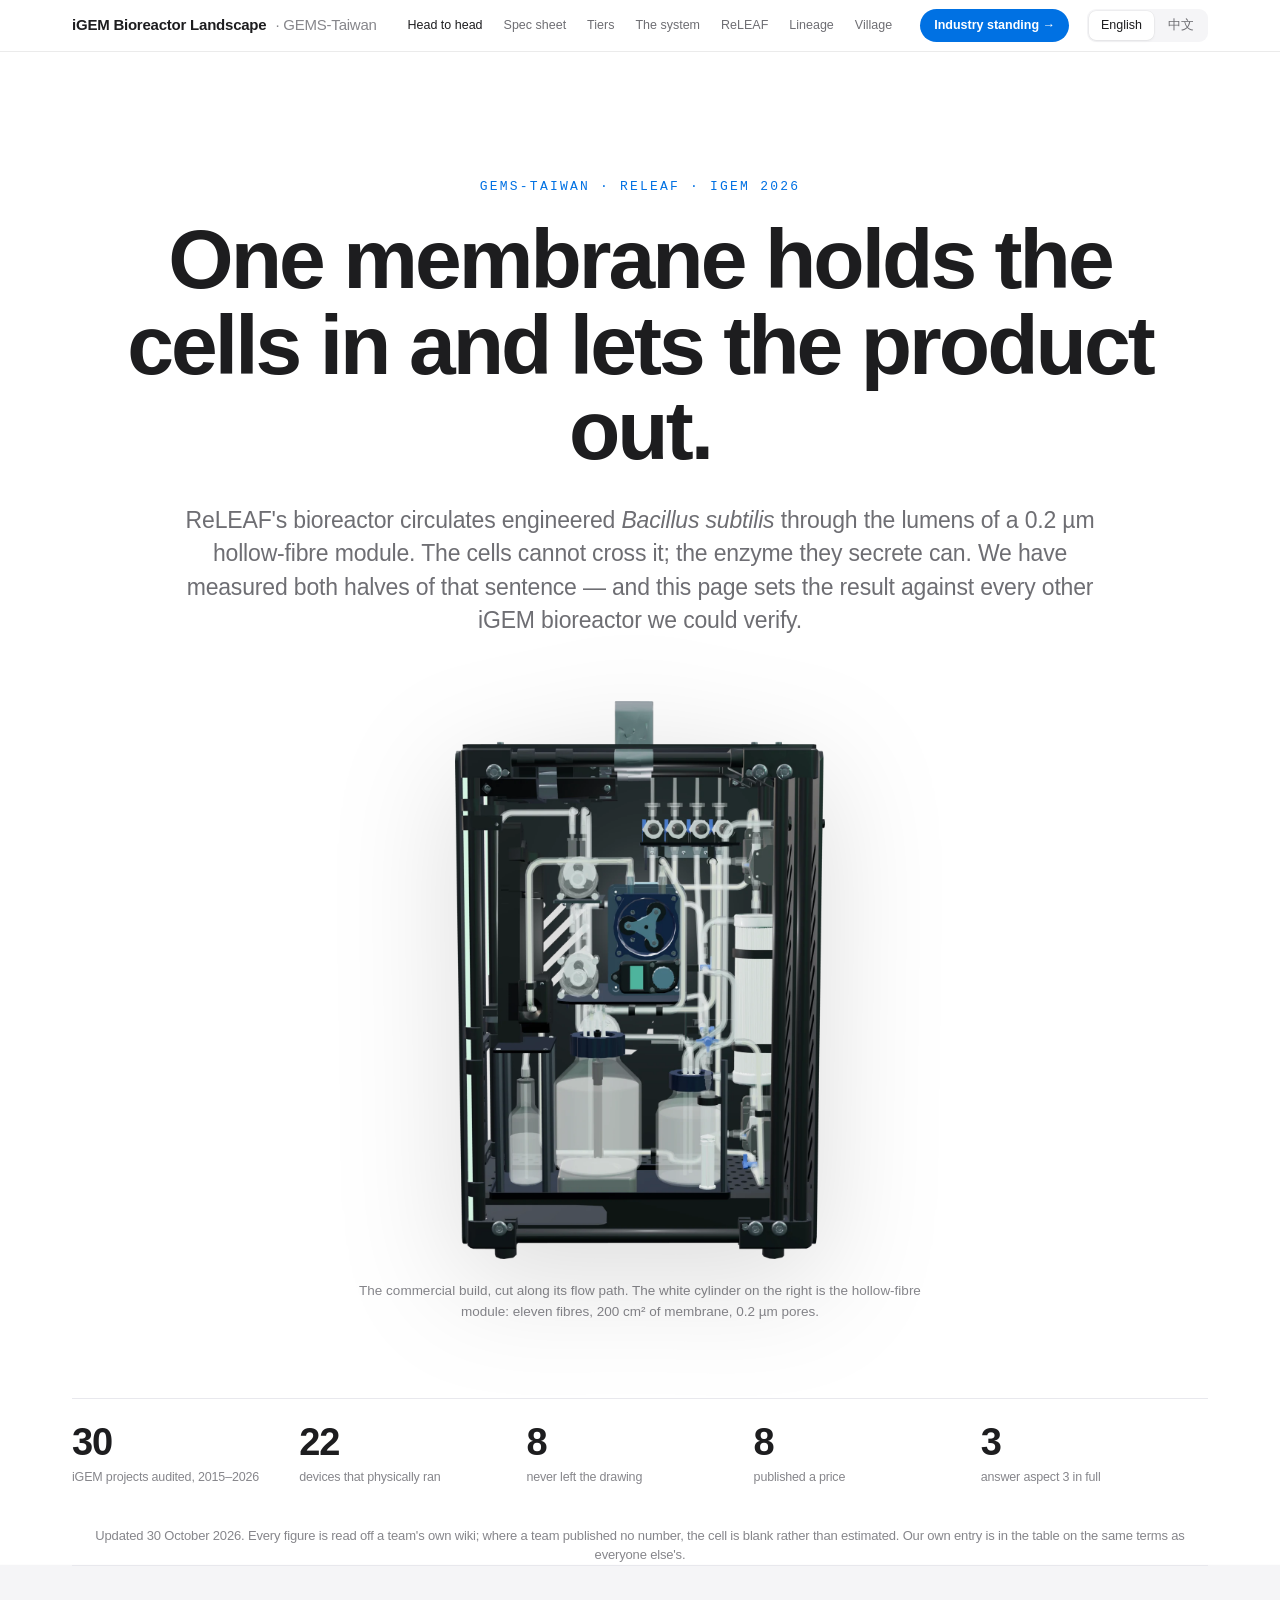
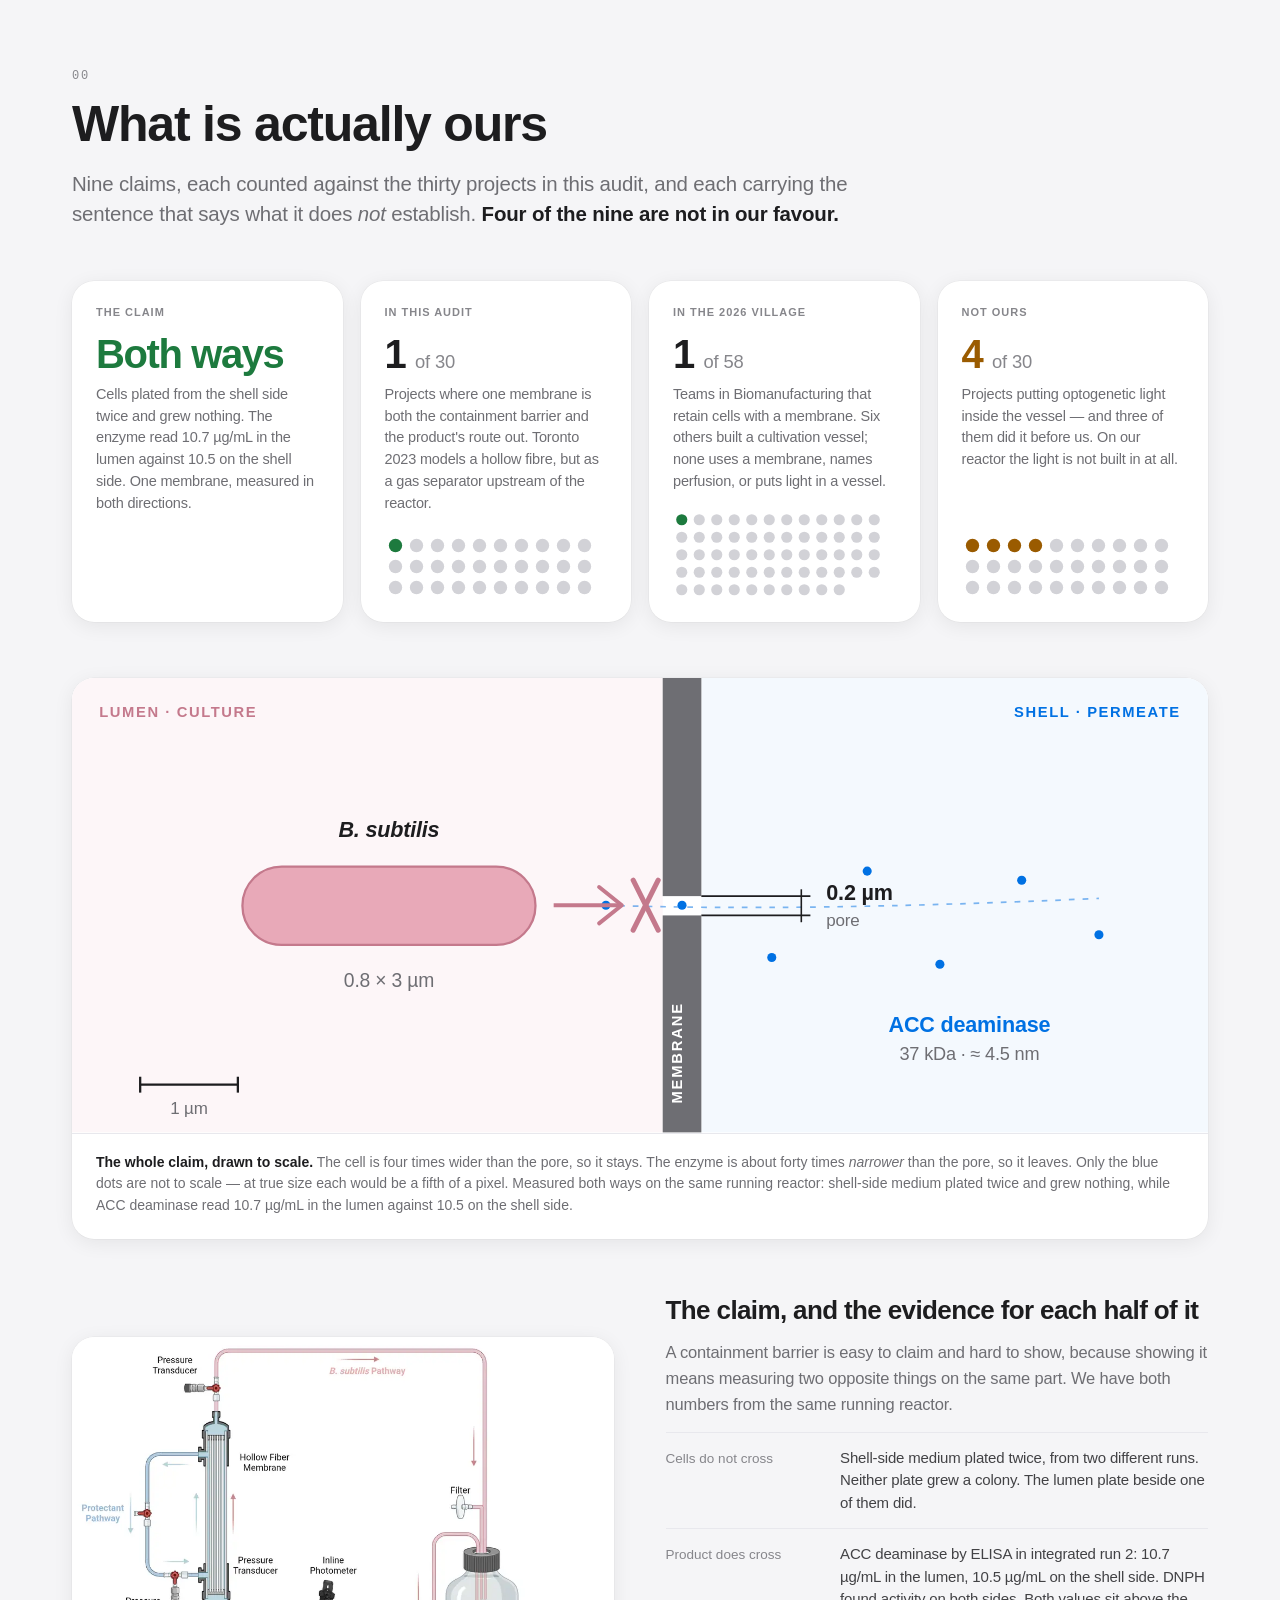
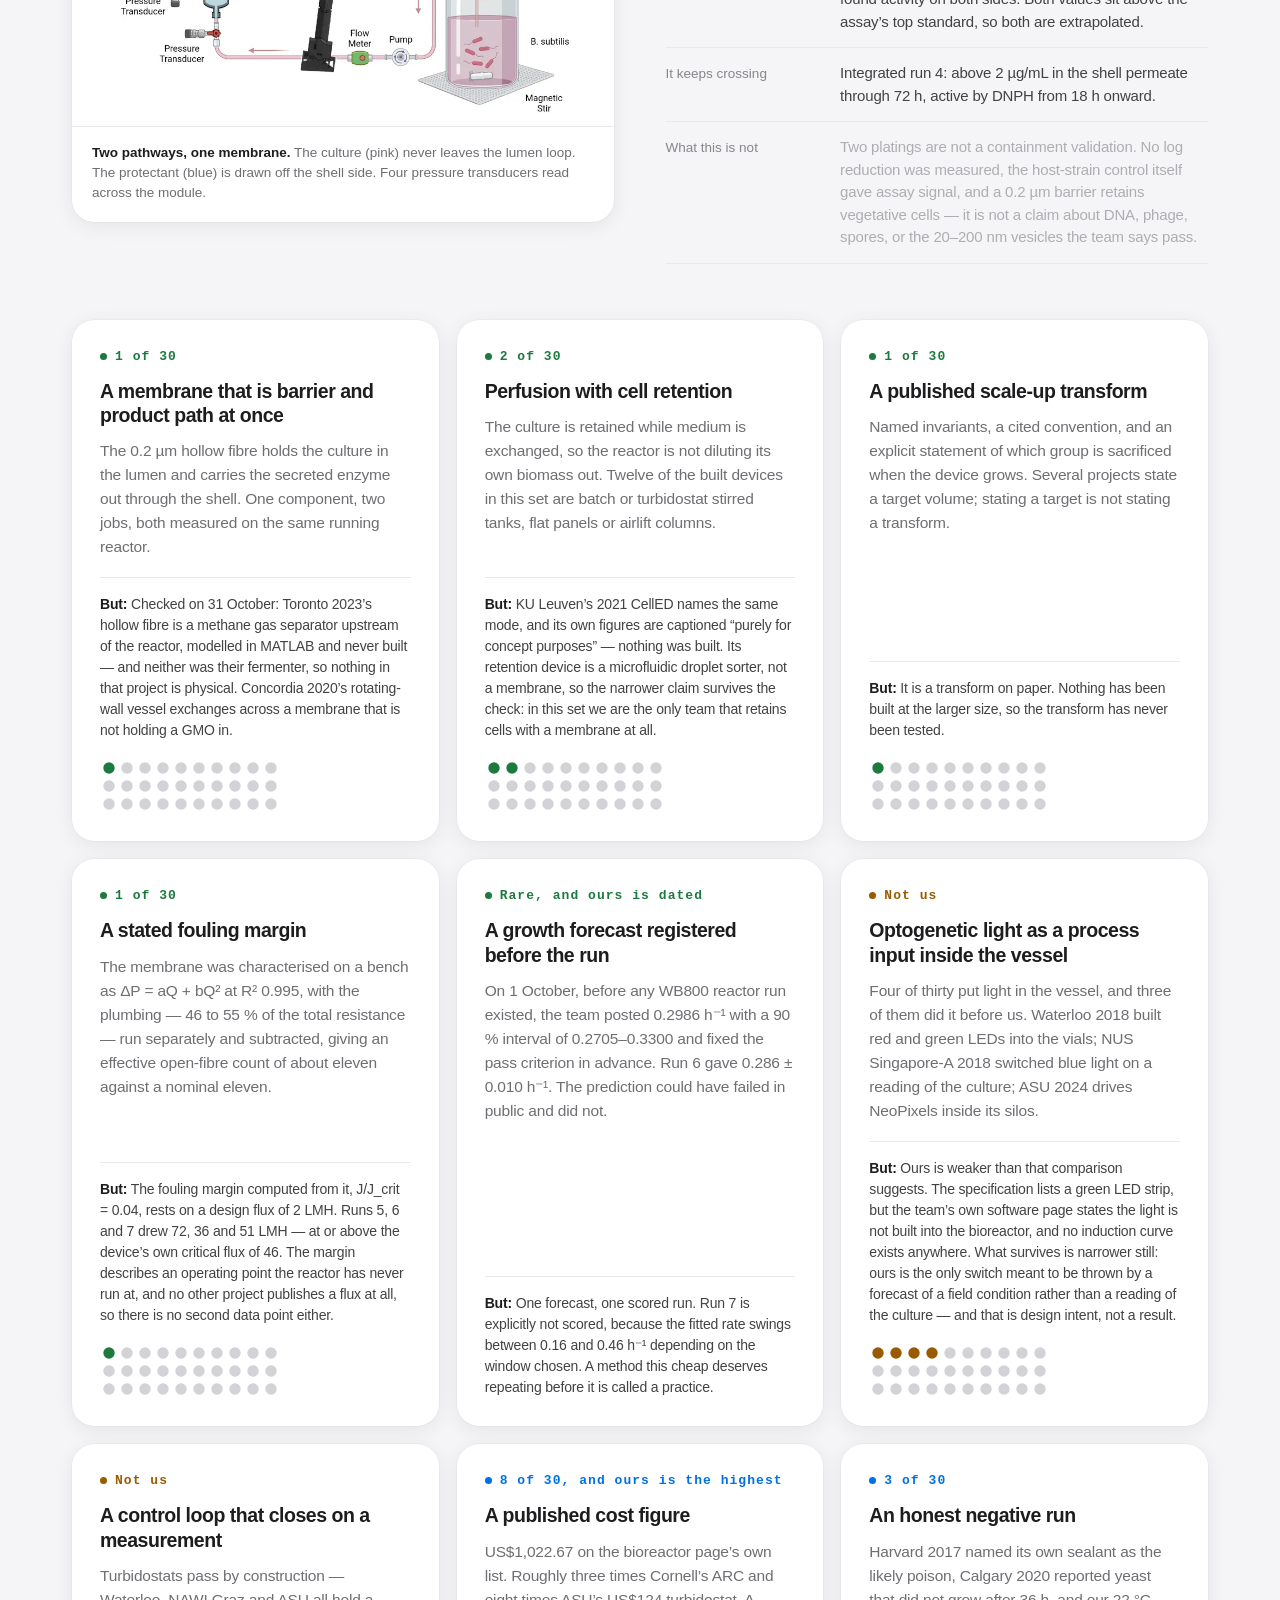
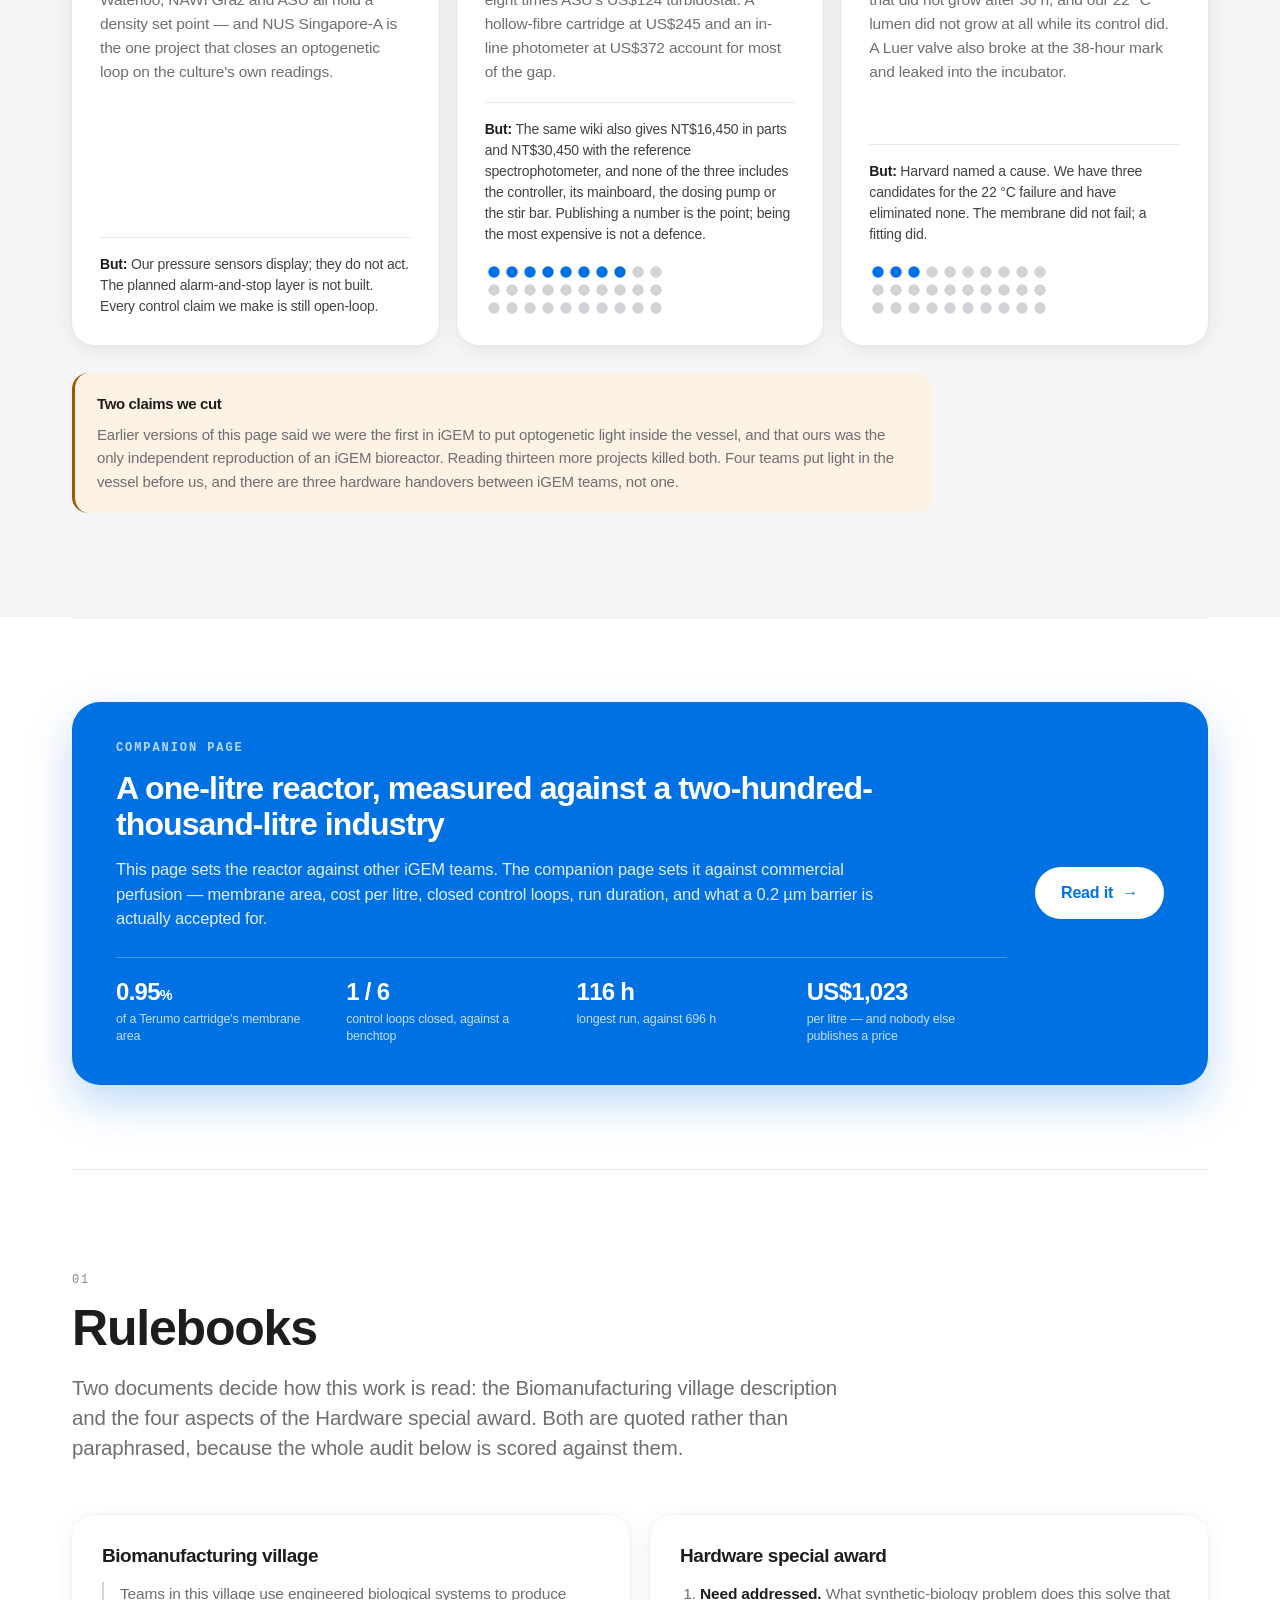
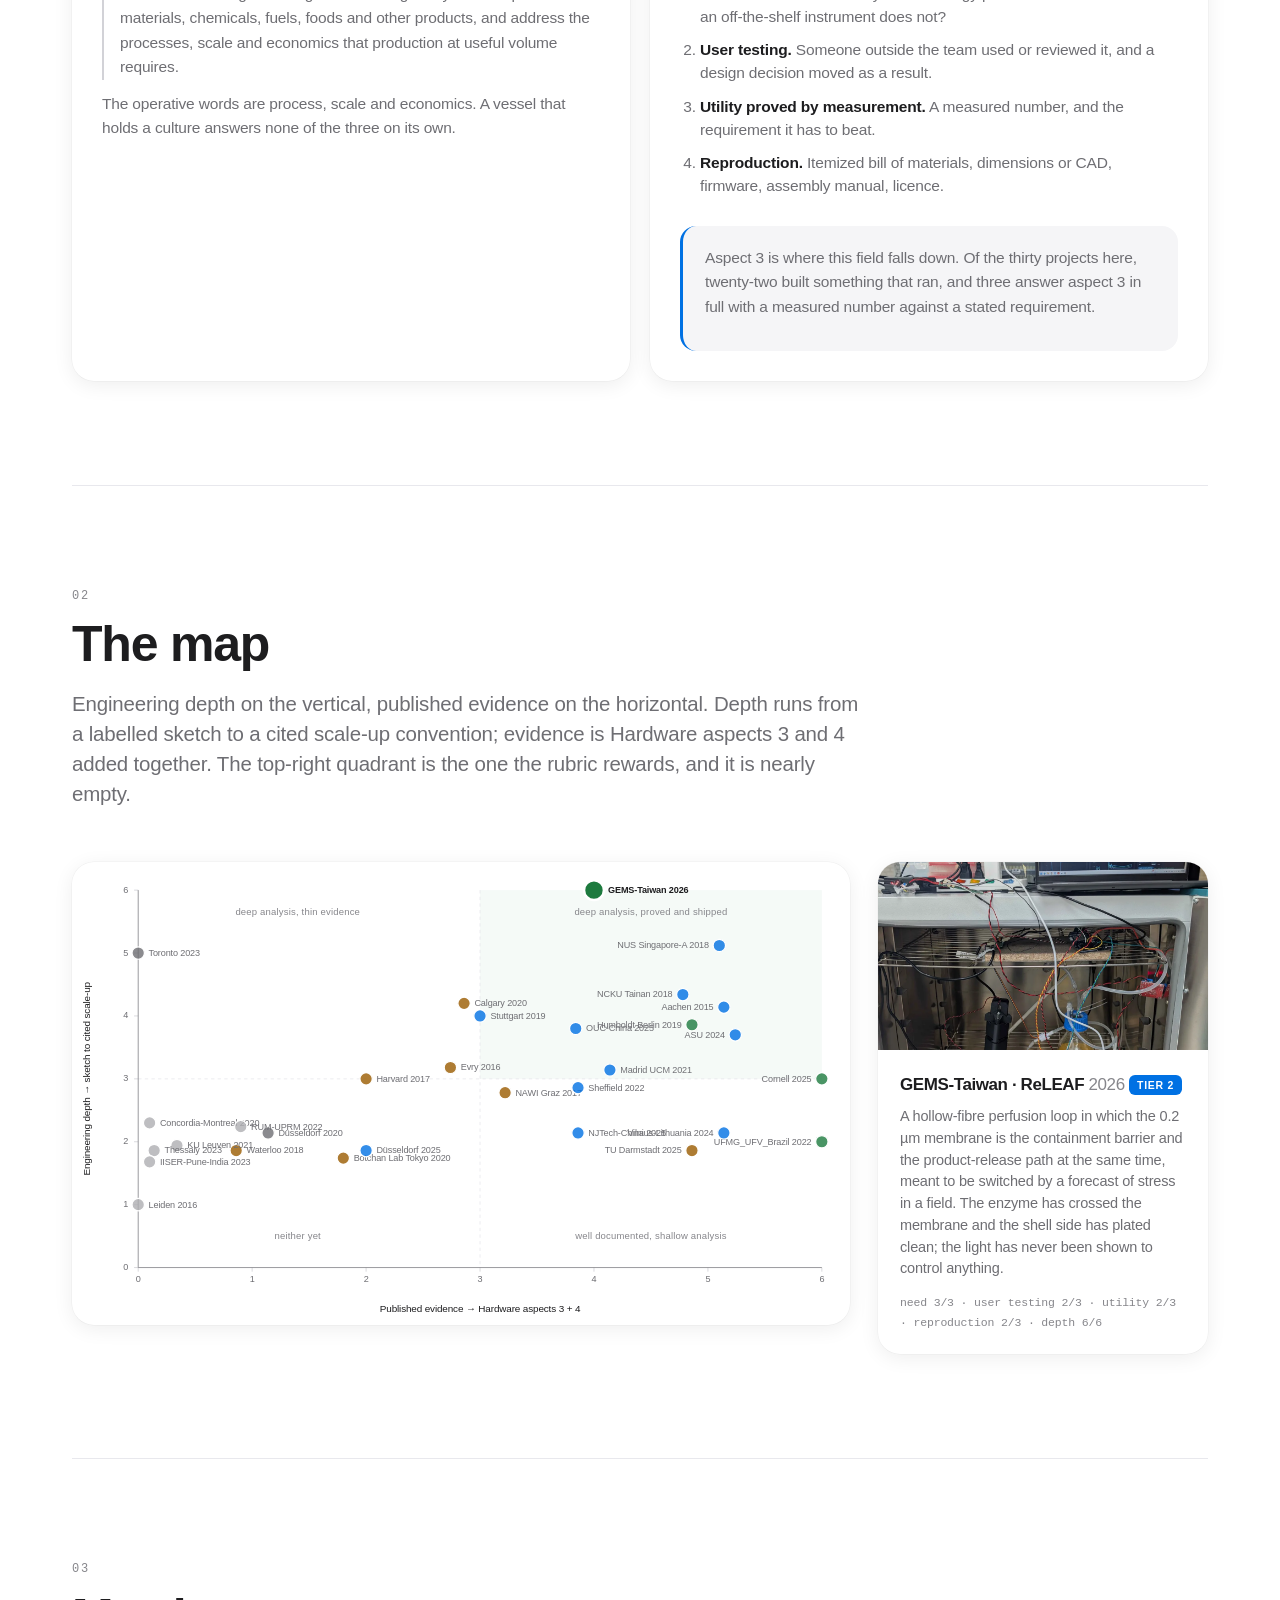
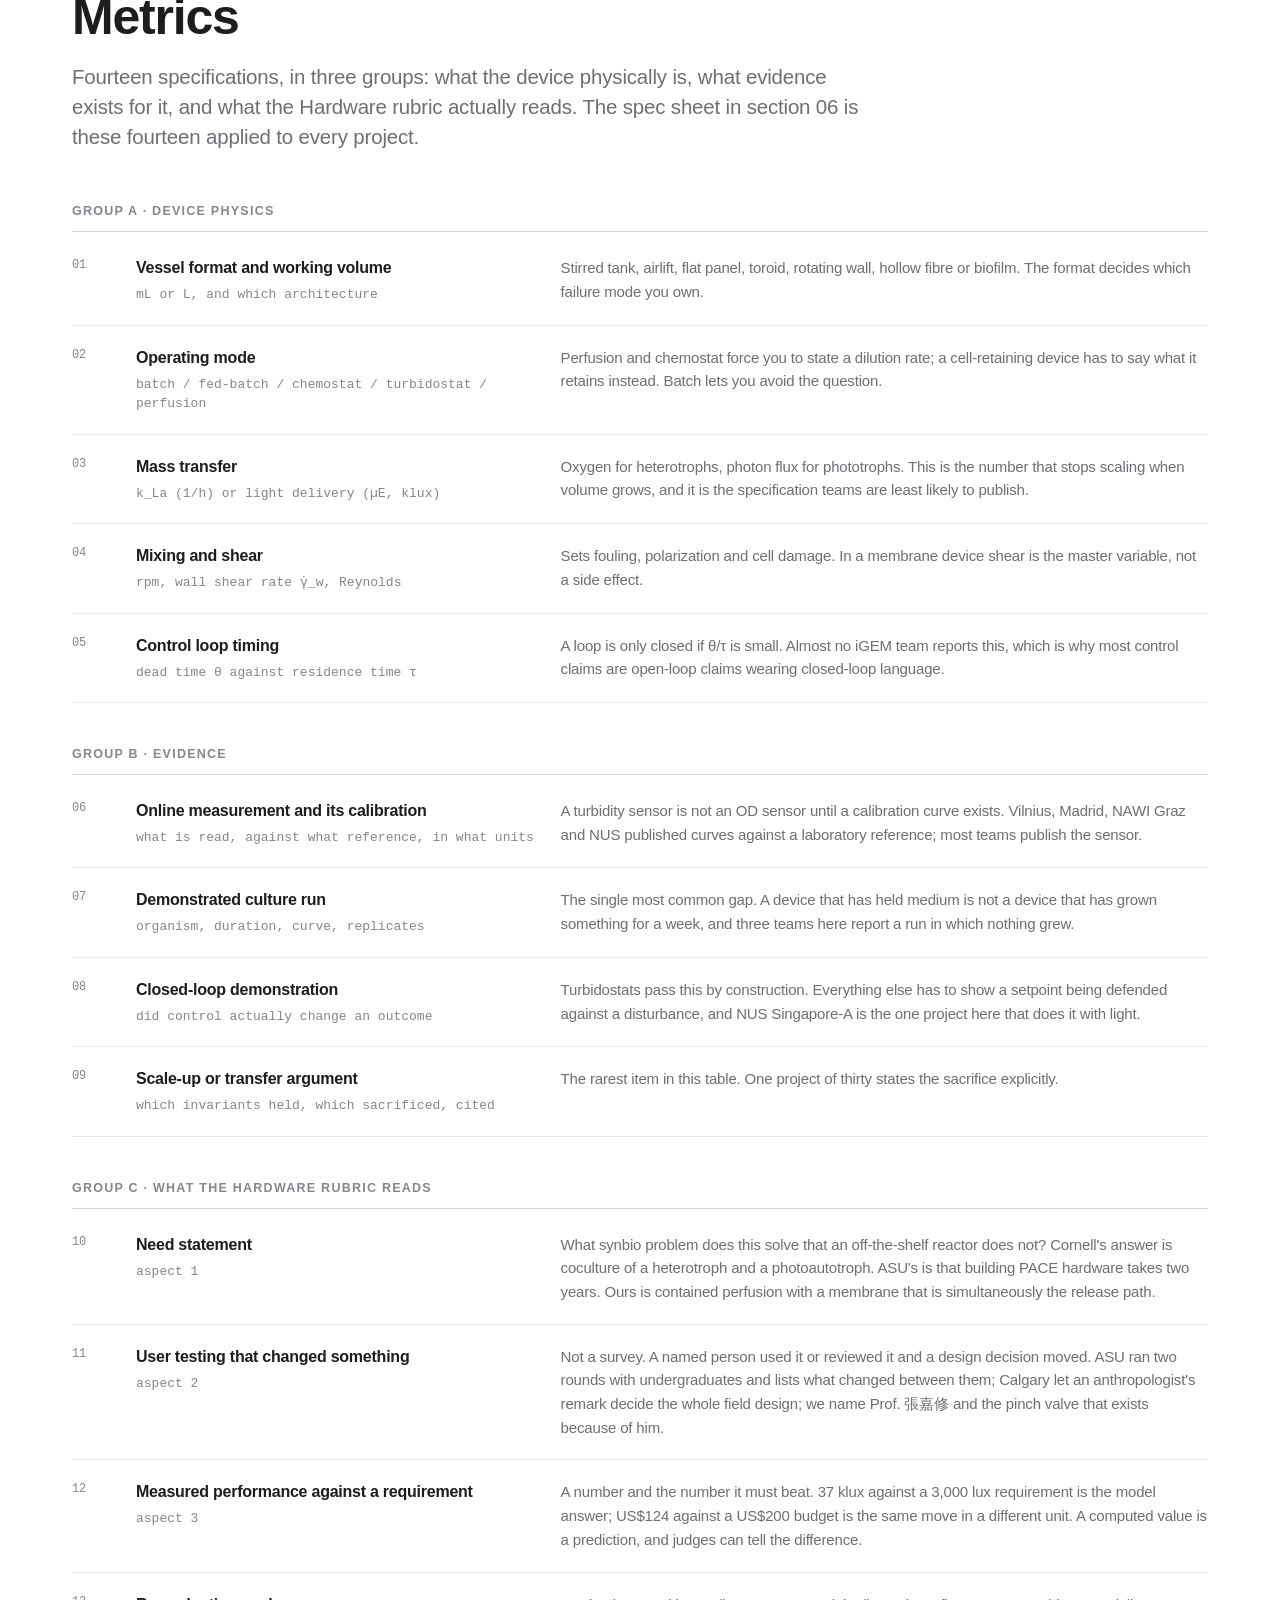
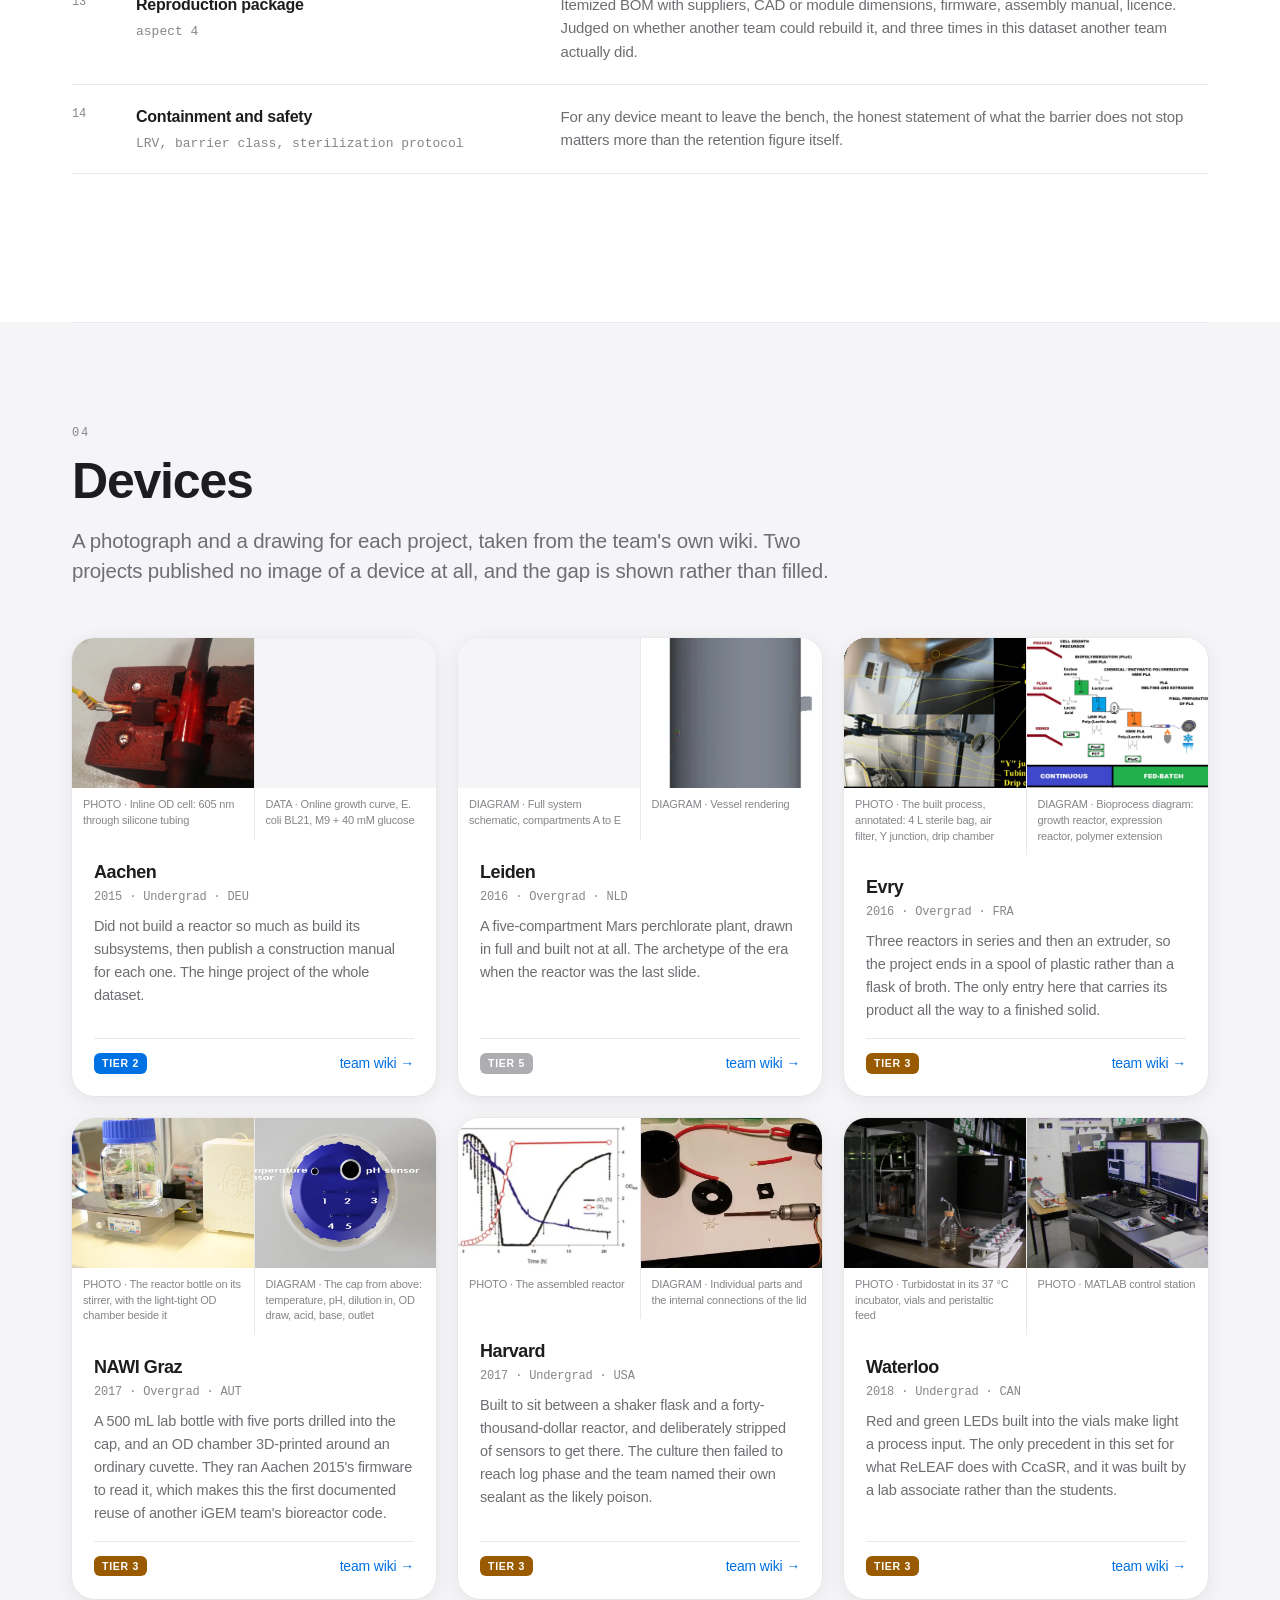
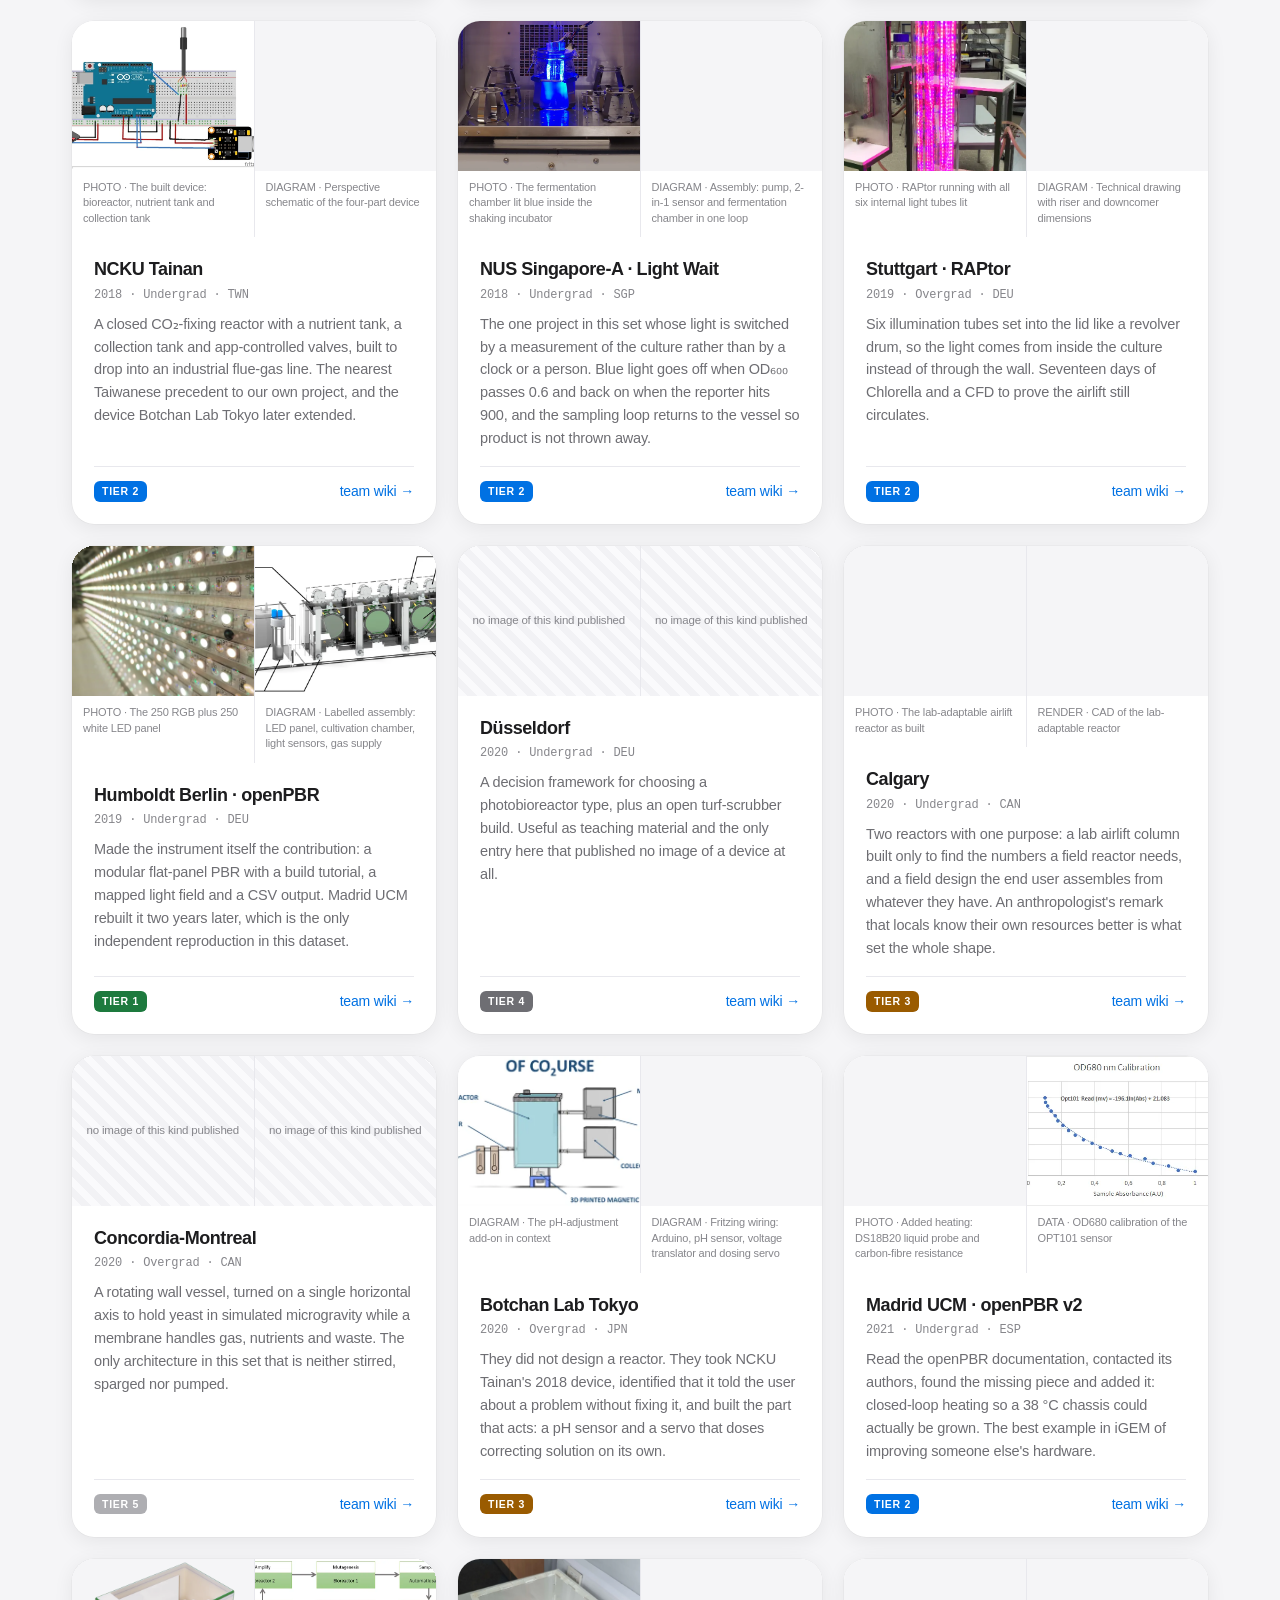
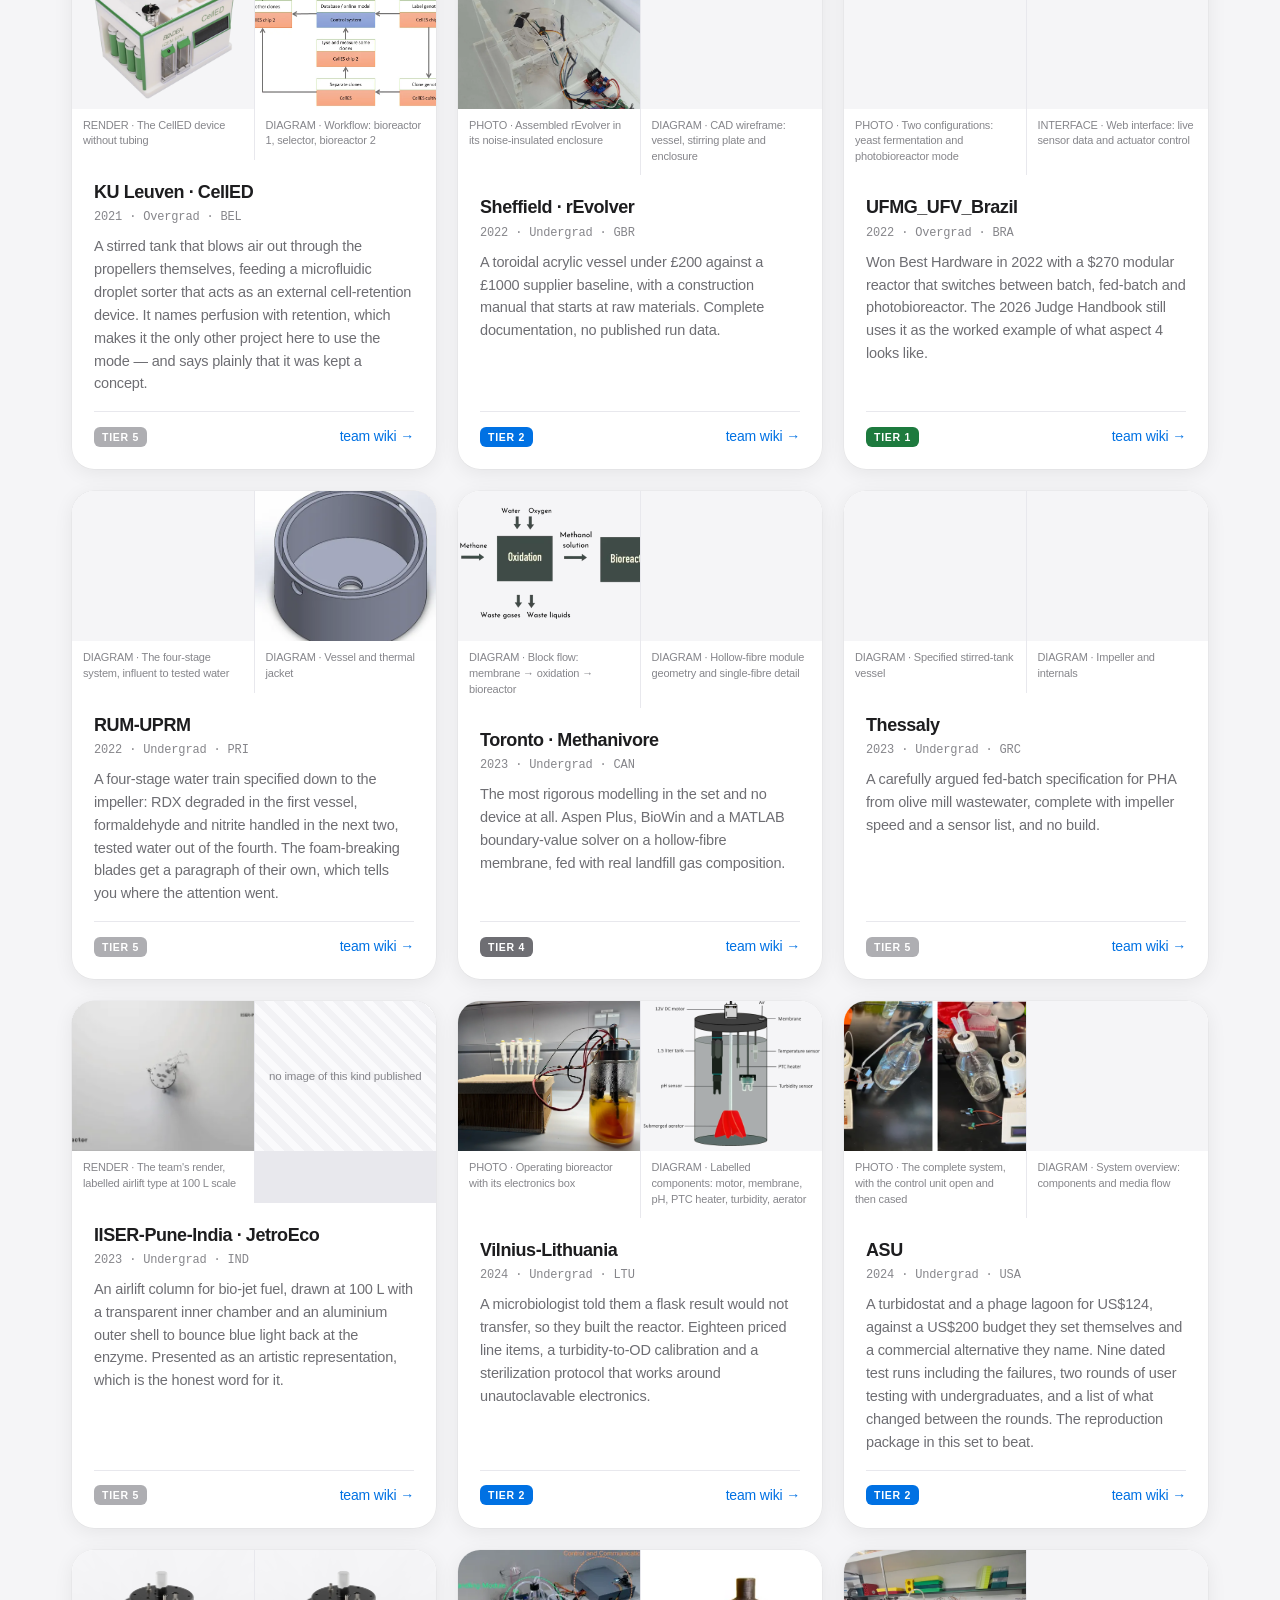
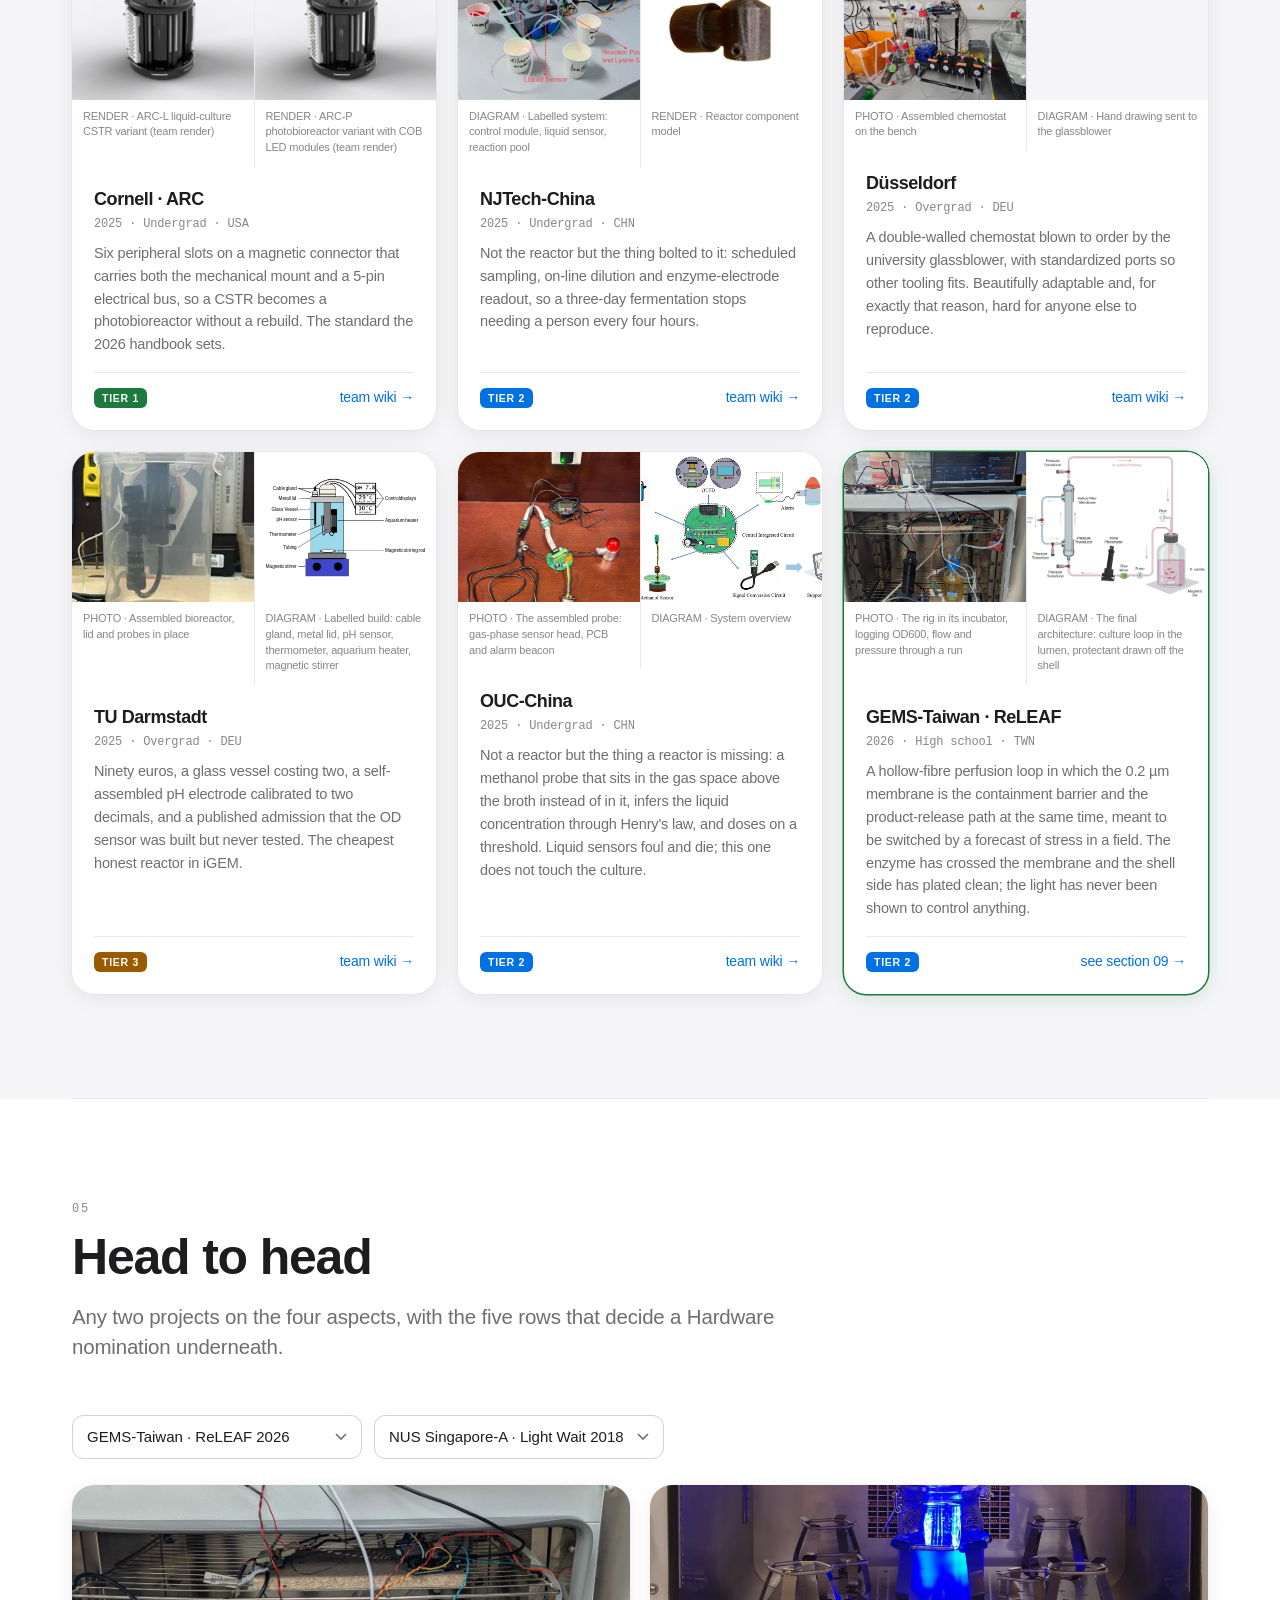
<file: index.html>
<!DOCTYPE html>
<html lang="en" data-lang="en">
<head>
<meta charset="utf-8" />
<meta name="viewport" content="width=device-width, initial-scale=1" />
<title>iGEM Bioreactor Landscape, 2015–2026 · GEMS-Taiwan</title>
<meta name="description" content="A competitive audit of thirty iGEM bioreactor and fermentation-hardware projects, 2015 to 2026, plus a team-by-team read of all fifty-eight 2026 Biomanufacturing teams. One spec sheet, device photographs, a positioning map and a five-tier ranking — with what each claim does not establish stated beside it. Bilingual English / 繁體中文." />
<link rel="icon" href="data:image/svg+xml,%3Csvg xmlns='http://www.w3.org/2000/svg' viewBox='0 0 32 32'%3E%3Crect width='32' height='32' rx='8' fill='%23fff'/%3E%3Ccircle cx='16' cy='16' r='9' fill='none' stroke='%231d1d1f' stroke-width='2'/%3E%3Ccircle cx='16' cy='16' r='3.4' fill='%230071e3'/%3E%3C/svg%3E" />
<link rel="stylesheet" href="assets/app.css" />
</head>
<body>
<header class="nav">
  <div class="in">
    <a class="brand" href="index.html">iGEM Bioreactor Landscape <span>· GEMS-Taiwan</span></a>
    <nav id="toc" aria-label="Contents"></nav>
    <a class="navcta" href="industry.html"><span class="en">Industry standing &rarr;</span><span class="zh">產業定位 &rarr;</span></a>
    <div class="seg" role="group" aria-label="Language">
      <button id="btn-en" aria-pressed="true" onclick="setLang('en')">English</button>
      <button id="btn-zh" aria-pressed="false" onclick="setLang('zh')">中文</button>
    </div>
  </div>
</header>

<main>
<div class="wrap">

<section class="hero">
  <div class="eyebrow">GEMS-TAIWAN · RELEAF · IGEM 2026</div>
  <h1>
    <span class="en">One membrane holds the cells in and lets the product out.</span>
    <span class="zh">同一張膜，把細胞留下，讓產物通過。</span>
  </h1>
  <p class="lede">
    <span class="en">ReLEAF's bioreactor circulates engineered <i>Bacillus subtilis</i> through the lumens of a
    0.2&nbsp;µm hollow-fibre module. The cells cannot cross it; the enzyme they secrete can. We have measured both
    halves of that sentence — and this page sets the result against every other iGEM bioreactor we could verify.</span>
    <span class="zh">ReLEAF 的生物反應器讓工程化的<i>枯草桿菌</i>在 0.2&nbsp;µm 中空纖維模組的管腔內循環。細菌過不去，它們分泌的酵素可以。
    這句話的兩半我們都量過——本頁並將結果對照所有我們能查證的 iGEM 生物反應器。</span>
  </p>

  <figure class="hero-shot">
    <img src="img/releaf_case.webp" width="1000" height="1430"
         alt="Cutaway render of the ReLEAF perfusion bioreactor inside its case: reservoir bottle, peristaltic pump, in-line photometer and the white hollow-fibre module at the right." />
    <figcaption>
      <span class="en">The commercial build, cut along its flow path. The white cylinder on the right is the hollow-fibre
      module: eleven fibres, 200&nbsp;cm² of membrane, 0.2&nbsp;µm pores.</span>
      <span class="zh">商用版本沿流路剖開。右側白色圓柱即中空纖維模組：11 根纖維、200&nbsp;cm² 膜面積、0.2&nbsp;µm 孔徑。</span>
    </figcaption>
  </figure>

  <div class="hcount">
    <div><b id="c-total">30</b><span class="en">iGEM projects audited, 2015–2026</span><span class="zh">已審 iGEM 專案，2015–2026</span></div>
    <div><b id="c-built">22</b><span class="en">devices that physically ran</span><span class="zh">確實運轉過的實體</span></div>
    <div><b id="c-paper">8</b><span class="en">never left the drawing</span><span class="zh">從未離開圖紙</span></div>
    <div><b id="c-cost">8</b><span class="en">published a price</span><span class="zh">公布價格者</span></div>
    <div><b id="c-a3">3</b><span class="en">answer aspect 3 in full</span><span class="zh">完整回答第 3 面向</span></div>
  </div>

  <p class="stamp">
    <span class="en">Updated 30 October 2026. Every figure is read off a team's own wiki; where a team published no
    number, the cell is blank rather than estimated. Our own entry is in the table on the same terms as everyone else's.</span>
    <span class="zh">更新於 2026 年 10 月 30 日。每一項數字均讀自各隊自己的 wiki；隊伍未公布者，欄位留空而不作估計。
    我方專案以與他隊完全相同的標準列入表中。</span>
  </p>
</section>

<section id="claim" class="tinted ruled">
  <div class="shead">
    <span class="snum">00</span>
    <h2><span class="en">What is actually ours</span><span class="zh">我們真正獨有的部分</span></h2>
    <p>
      <span class="en">Nine claims, each counted against the thirty projects in this audit, and each carrying the
      sentence that says what it does <i>not</i> establish. <b>Four of the nine are not in our favour.</b></span>
      <span class="zh">九項主張，每一項都以本文所審的三十個專案為分母計數，並附上「它<i>不能</i>證明什麼」。
      <b>其中四項對我們不利。</b></span>
    </p>
  </div>

  <div class="glance" id="glance-out"></div>

  <figure class="scalefig" style="margin-bottom:56px">
    <svg viewBox="0 0 1000 400" role="img"
         aria-label="Scale drawing: a Bacillus subtilis cell 0.8 by 3 micrometres beside a membrane wall with a 0.2 micrometre pore, and ACC deaminase molecules about 4.5 nanometres across passing through it."
         style="font-family:var(--sans);background:#fff">
      <!-- the two sides -->
      <rect x="0" y="0" width="520" height="400" fill="#fdf6f8"/>
      <rect x="554" y="0" width="446" height="400" fill="#f4f9fe"/>
      <text x="24" y="34" font-size="13" font-weight="600" fill="#c4798c" letter-spacing="1.4">LUMEN · CULTURE</text>
      <text x="976" y="34" text-anchor="end" font-size="13" font-weight="600" fill="#0071e3" letter-spacing="1.4">SHELL · PERMEATE</text>
      <!-- the cell, 0.8 x 3 µm at 86 px per µm -->
      <rect x="150" y="166" width="258" height="69" rx="34.5" fill="#e8a9b8" stroke="#c4798c" stroke-width="2"/>
      <text x="279" y="140" text-anchor="middle" font-size="19" font-weight="600" fill="#1d1d1f">
        <tspan font-style="italic">B. subtilis</tspan></text>
      <text x="279" y="272" text-anchor="middle" font-size="17" fill="#6e6e73">0.8 × 3 µm</text>

      <!-- the membrane wall, with one pore to scale -->
      <rect x="520" y="0" width="34" height="192" fill="#6e6e73"/>
      <rect x="520" y="209" width="34" height="191" fill="#6e6e73"/>
      <text x="537" y="330" font-size="13" font-weight="600" fill="#fff" letter-spacing="1.6"
            text-anchor="middle" transform="rotate(-90 537 330)">MEMBRANE</text>
      <!-- the product, crossing -->
      <path d="M470 200 Q 640 206 904 194" fill="none" stroke="#0071e3" stroke-width="1.5"
            stroke-dasharray="5 7" opacity=".5"/>
      <circle cx="470" cy="200" r="4" fill="#0071e3"/>
      <circle cx="537" cy="200" r="4" fill="#0071e3"/>
      <circle cx="616" cy="246" r="4" fill="#0071e3"/>
      <circle cx="700" cy="170" r="4" fill="#0071e3"/>
      <circle cx="764" cy="252" r="4" fill="#0071e3"/>
      <circle cx="836" cy="178" r="4" fill="#0071e3"/>
      <circle cx="904" cy="226" r="4" fill="#0071e3"/>
      <text x="790" y="312" text-anchor="middle" font-size="19" font-weight="600" fill="#0071e3">ACC deaminase</text>
      <text x="790" y="336" text-anchor="middle" font-size="16" fill="#6e6e73">37 kDa · ≈ 4.5 nm</text>

      <!-- the cell cannot pass -->
      <path d="M424 200 L482 200" stroke="#c4798c" stroke-width="3.5"/>
      <path d="M464 184 L484 200 L464 216" fill="none" stroke="#c4798c" stroke-width="3.5"
            stroke-linecap="round" stroke-linejoin="round"/>
      <g stroke="#c4798c" stroke-width="4.5" stroke-linecap="round">
        <line x1="494" y1="178" x2="516" y2="222"/>
        <line x1="516" y1="178" x2="494" y2="222"/>
      </g>

      <!-- pore dimension, clear of everything else -->
      <g stroke="#1d1d1f" stroke-width="1.4">
        <line x1="554" y1="192" x2="650" y2="192"/>
        <line x1="554" y1="209" x2="650" y2="209"/>
        <line x1="642" y1="186" x2="642" y2="215"/>
      </g>
      <text x="664" y="195" font-size="19" font-weight="600" fill="#1d1d1f">0.2 µm</text>
      <text x="664" y="218" font-size="15" fill="#6e6e73">pore</text>

      <!-- scale bar -->
      <line x1="60" y1="358" x2="146" y2="358" stroke="#1d1d1f" stroke-width="2"/>
      <line x1="60" y1="351" x2="60" y2="365" stroke="#1d1d1f" stroke-width="2"/>
      <line x1="146" y1="351" x2="146" y2="365" stroke="#1d1d1f" stroke-width="2"/>
      <text x="103" y="384" text-anchor="middle" font-size="15" fill="#6e6e73">1 µm</text>
    </svg>
    <figcaption>
      <span class="en"><b>The whole claim, drawn to scale.</b> The cell is four times wider than the pore, so it
      stays. The enzyme is about forty times <i>narrower</i> than the pore, so it leaves. Only the blue dots are
      not to scale — at true size each would be a fifth of a pixel. Measured both ways on the same running
      reactor: shell-side medium plated twice and grew nothing, while ACC deaminase read 10.7 µg/mL in the lumen
      against 10.5 on the shell side.</span>
      <span class="zh"><b>整個主張，按比例繪製。</b>細菌比孔徑寬四倍，因此留下；酵素比孔徑<i>窄</i>約四十倍，
      因此通過。唯獨藍點並非按比例——若依實際尺寸，每個只有五分之一像素。兩個方向都在同一台運轉中的反應器上量過：
      殼側培養液平盤兩次、皆未長菌，而 ACC 去胺酶管腔讀值 10.7 µg/mL、殼側 10.5。</span>
    </figcaption>
  </figure>

  <div class="split" style="margin-bottom:56px">
    <figure class="fig">
      <img src="img/releaf_loop.webp" width="1000" height="718"
           alt="Flow diagram: the Bacillus subtilis pathway circulates from the stirred vessel through a pump, flow meter and in-line photometer into the lumen side of the hollow-fibre membrane and back; the protectant pathway leaves from the shell side." />
      <figcaption>
        <span class="en"><b>Two pathways, one membrane.</b> The culture (pink) never leaves the lumen loop. The
        protectant (blue) is drawn off the shell side. Four pressure transducers read across the module.</span>
        <span class="zh"><b>兩條路徑，一張膜。</b>培養液（粉）始終不離開管腔迴路；保護劑（藍）自殼側取出。
        模組前後共四具壓力傳感器。</span>
      </figcaption>
    </figure>
    <div>
      <h3><span class="en">The claim, and the evidence for each half of it</span><span class="zh">主張本身，以及其兩半的證據</span></h3>
      <p>
        <span class="en">A containment barrier is easy to claim and hard to show, because showing it means measuring
        two opposite things on the same part. We have both numbers from the same running reactor.</span>
        <span class="zh">圍阻屏障易於宣稱、難以證明，因為證明它必須在同一個零件上量到兩件相反的事。
        這兩個數字我們都取自同一台運轉中的反應器。</span>
      </p>
      <div class="kv">
        <div><span class="k"><span class="en">Cells do not cross</span><span class="zh">細胞不會通過</span></span>
          <span class="v"><span class="en">Shell-side medium plated twice, from two different runs. Neither plate
          grew a colony. The lumen plate beside one of them did.</span>
          <span class="zh">殼側培養液取自兩次不同運轉、各平盤一次，兩盤皆未長出菌落；其中一次並列的管腔盤則長菌。</span></span></div>
        <div><span class="k"><span class="en">Product does cross</span><span class="zh">產物會通過</span></span>
          <span class="v"><span class="en">ACC deaminase by ELISA in integrated run 2: 10.7 µg/mL in the lumen,
          10.5 µg/mL on the shell side. DNPH found activity on both sides. Both values sit above the assay’s top
          standard, so both are extrapolated.</span>
          <span class="zh">整合運轉 2 的 ELISA：管腔 10.7 µg/mL、殼側 10.5 µg/mL；DNPH 於兩側皆測得活性。兩個數值皆高於分析法最高標準品，故均為外插值。</span></span></div>
        <div><span class="k"><span class="en">It keeps crossing</span><span class="zh">持續通過</span></span>
          <span class="v"><span class="en">Integrated run 4: above 2 µg/mL in the shell permeate through 72 h,
          active by DNPH from 18 h onward.</span>
          <span class="zh">整合運轉 4：殼側透過液於 72 小時內維持 2 µg/mL 以上，自 18 小時起即具 DNPH 活性。</span></span></div>
        <div><span class="k"><span class="en">What this is not</span><span class="zh">這不等於</span></span>
          <span class="v"><em><span class="en">Two platings are not a containment validation. No log reduction was
          measured, the host-strain control itself gave assay signal, and a 0.2 µm barrier retains vegetative
          cells — it is not a claim about DNA, phage, spores, or the 20–200 nm vesicles the team says pass.</span>
          <span class="zh">兩次平盤不構成圍阻驗證。未量測對數削減值，宿主菌株對照本身亦產生分析訊號，且 0.2 µm 屏障截留的是營養細胞——並非對 DNA、噬菌體、芽孢，或團隊載明會通過的 20–200 nm 囊泡的主張。</span></em></span></div>
      </div>
    </div>
  </div>

  <div class="claims" id="claims-out"></div>

  <div class="note warn" style="max-width:860px">
    <h4><span class="en">Two claims we cut</span><span class="zh">我們刪去的兩項主張</span></h4>
    <p id="cut-out"></p>
  </div>
</section>

<section id="companion" class="ruled" style="padding-top:84px;padding-bottom:84px">
  <a class="xlink rv" href="industry.html">
    <div>
      <div class="eyebrow"><span class="en">Companion page</span><span class="zh">姊妹頁</span></div>
      <h3><span class="en">A one-litre reactor, measured against a two-hundred-thousand-litre industry</span>
          <span class="zh">一台一公升的反應器，對照一個二十萬公升的產業</span></h3>
      <p><span class="en">This page sets the reactor against other iGEM teams. The companion page sets it
      against commercial perfusion — membrane area, cost per litre, closed control loops, run duration, and what
      a 0.2&nbsp;µm barrier is actually accepted for.</span>
      <span class="zh">本頁將這台反應器對照其他 iGEM 隊伍；姊妹頁則對照商用灌流系統——膜面積、每公升成本、
      閉合控制迴路、運轉時數，以及 0.2&nbsp;µm 屏障實際被接受的範圍。</span></p>
      <div class="xs">
        <div><b>0.95<small style="font-size:.6em">%</small></b>
          <span class="en">of a Terumo cartridge's membrane area</span><span class="zh">相當於 Terumo 模組膜面積</span></div>
        <div><b>1 / 6</b>
          <span class="en">control loops closed, against a benchtop</span><span class="zh">閉合控制迴路數，對照桌上型機種</span></div>
        <div><b>116 h</b>
          <span class="en">longest run, against 696 h</span><span class="zh">最長運轉，對照 696 小時</span></div>
        <div><b>US$1,023</b>
          <span class="en">per litre — and nobody else publishes a price</span><span class="zh">每公升成本——且無人公布價格</span></div>
      </div>
    </div>
    <span class="go"><span class="en">Read it</span><span class="zh">前往閱讀</span> &rarr;</span>
  </a>
</section>

<section id="rules" class="ruled">
  <div class="shead">
    <span class="snum">01</span>
    <h2><span class="en">Rulebooks</span><span class="zh">規則</span></h2>
    <p><span class="en">Two documents decide how this work is read: the Biomanufacturing village description and
    the four aspects of the Hardware special award. Both are quoted rather than paraphrased, because the whole
    audit below is scored against them.</span>
    <span class="zh">有兩份文件決定這些工作如何被閱讀：生物製造村的說明，以及硬體特別獎的四項面向。此處照引原文而非改寫，
    因為下方整份審查都依此評分。</span></p>
  </div>
  <div class="rules">
    <div class="rule">
      <h3><span class="en">Biomanufacturing village</span><span class="zh">生物製造村</span></h3>
      <p class="quote"><span class="en">Teams in this village use engineered biological systems to produce
      materials, chemicals, fuels, foods and other products, and address the processes, scale and economics that
      production at useful volume requires.</span>
      <span class="zh">本村隊伍運用工程化生物系統生產材料、化學品、燃料、食品及其他產品，並處理在實用規模下生產所需的
      製程、放大與經濟性問題。</span></p>
      <p><span class="en">The operative words are process, scale and economics. A vessel that holds a culture
      answers none of the three on its own.</span>
      <span class="zh">關鍵詞是製程、放大與經濟性。單憑一個能裝培養液的容器，三者皆未回答。</span></p>
    </div>
    <div class="rule">
      <h3><span class="en">Hardware special award</span><span class="zh">硬體特別獎</span></h3>
      <ol>
        <li><b><span class="en">Need addressed.</span><span class="zh">需求解決。</span></b>
          <span class="en">What synthetic-biology problem does this solve that an off-the-shelf instrument does not?</span>
          <span class="zh">本裝置解決了現成儀器無法解決的什麼合成生物學問題？</span></li>
        <li><b><span class="en">User testing.</span><span class="zh">使用者測試。</span></b>
          <span class="en">Someone outside the team used or reviewed it, and a design decision moved as a result.</span>
          <span class="zh">團隊以外的人實際使用或審視過，並因此改變了某項設計決定。</span></li>
        <li><b><span class="en">Utility proved by measurement.</span><span class="zh">以量測證明實用性。</span></b>
          <span class="en">A measured number, and the requirement it has to beat.</span>
          <span class="zh">一個實測數字，以及它必須勝過的需求值。</span></li>
        <li><b><span class="en">Reproduction.</span><span class="zh">可重現性。</span></b>
          <span class="en">Itemized bill of materials, dimensions or CAD, firmware, assembly manual, licence.</span>
          <span class="zh">逐項物料表、尺寸或 CAD、韌體、組裝手冊、授權條款。</span></li>
      </ol>
      <div class="note"><p><span class="en">Aspect 3 is where this field falls down. Of the thirty projects
      here, twenty-two built something that ran, and three answer aspect 3 in full with a measured
      number against a stated requirement.</span>
      <span class="zh">第 3 面向是這個領域最常失守之處。本表三十個專案中，二十二個做出確實運轉的實體，而只有三個以對照明確需求的實測數字
      完整回答了第 3 面向。</span></p></div>
    </div>
  </div>
</section>

<section id="map" class="ruled">
  <div class="shead">
    <span class="snum">02</span>
    <h2><span class="en">The map</span><span class="zh">全景圖</span></h2>
    <p><span class="en">Engineering depth on the vertical, published evidence on the horizontal. Depth runs from
    a labelled sketch to a cited scale-up convention; evidence is Hardware aspects 3 and 4 added together. The
    top-right quadrant is the one the rubric rewards, and it is nearly empty.</span>
    <span class="zh">縱軸為工程深度，橫軸為已發表證據。深度自標註草圖至附引用的放大慣例；證據為硬體第 3 與第 4 面向之和。
    右上象限正是評分表所獎勵的區域，而它幾乎是空的。</span></p>
  </div>
  <div class="mapgrid">
    <div class="mapbox"><svg id="mapsvg" viewBox="0 0 940 560" role="img"
      aria-label="Scatter plot of thirty iGEM bioreactor projects, engineering depth against published evidence"></svg></div>
    <div id="mapinfo"></div>
  </div>
</section>

<section id="metrics" class="ruled">
  <div class="shead">
    <span class="snum">03</span>
    <h2><span class="en">Metrics</span><span class="zh">指標</span></h2>
    <p><span class="en">Fourteen specifications, in three groups: what the device physically is, what evidence
    exists for it, and what the Hardware rubric actually reads. The spec sheet in section 06 is these fourteen
    applied to every project.</span>
    <span class="zh">十四項規格，分為三組：裝置的物理本質、其存在的證據，以及硬體評分表實際會看的內容。
    第 06 節的規格表即為這十四項逐一套用於每個專案的結果。</span></p>
  </div>
  <div id="metrics-out"></div>
</section>

<section id="gallery" class="tinted ruled">
  <div class="shead">
    <span class="snum">04</span>
    <h2><span class="en">Devices</span><span class="zh">裝置</span></h2>
    <p><span class="en">A photograph and a drawing for each project, taken from the team's own wiki. Two projects
    published no image of a device at all, and the gap is shown rather than filled.</span>
    <span class="zh">每個專案一張照片與一張設計圖，皆取自該隊自己的 wiki。其中兩個專案完全未發表任何裝置圖像，
    此處據實留空而不填補。</span></p>
  </div>
  <div class="gal" id="gal-out"></div>
</section>

<section id="compare" class="ruled">
  <div class="shead">
    <span class="snum">05</span>
    <h2><span class="en">Head to head</span><span class="zh">兩兩對照</span></h2>
    <p><span class="en">Any two projects on the four aspects, with the five rows that decide a Hardware
    nomination underneath.</span>
    <span class="zh">任選兩個專案比較四項面向，下方列出決定硬體提名的五個欄位。</span></p>
  </div>
  <div class="pick">
    <select id="selA" onchange="renderH2H()" aria-label="First project"></select>
    <select id="selB" onchange="renderH2H()" aria-label="Second project"></select>
  </div>
  <div class="h2h" id="h2h-out"></div>
</section>

<section id="table" class="ruled">
  <div class="shead">
    <span class="snum">06</span>
    <h2><span class="en">Spec sheet</span><span class="zh">規格表</span></h2>
    <p><span class="en">Thirty projects, fourteen columns, one row each. A dash means the team published nothing
    under that heading.</span>
    <span class="zh">三十個專案、十四個欄位，各佔一列。破折號表示該隊在此欄位未發表任何內容。</span></p>
  </div>
  <div class="filters" id="filters"></div>
  <div class="tscroll"><table id="spec"><thead></thead><tbody></tbody></table></div>
</section>

<section id="tiers" class="tinted ruled">
  <div class="shead">
    <span class="snum">07</span>
    <h2><span class="en">Tiers</span><span class="zh">級距</span></h2>
    <p><span class="en">Five rungs, each defined by what it adds to the one below. The ladder is cumulative: a
    project sits on the highest rung whose conditions it meets in full.</span>
    <span class="zh">五個級距，各以其相對下一級所增加的條件來定義。此梯為累進制：專案落在其完全滿足條件的最高一級。</span></p>
  </div>
  <div id="tierbar-out"></div>
  <div id="ladder-out"></div>
</section>
<section id="system" class="ruled">
  <div class="shead">
    <span class="snum">08</span>
    <h2><span class="en">The system</span><span class="zh">整體系統</span></h2>
    <p><span class="en">The ReLEAF bioreactor is not an entry in the vessel category. It is one stage of a chain
    that starts at a weather record and ends on a leaf, and the reason it is built the way it is lies in two
    stages that are usually separate: the component that contains the organism is the component that releases
    the product.</span>
    <span class="zh">ReLEAF 生物反應器並非「容器」類別下的一個項目。它是一條自氣象記錄起、至葉片止的鏈條中的一段；
    而它之所以如此設計，關鍵在於兩個通常彼此分離的環節在此合而為一：圍阻生物體的元件，就是釋出產物的元件。</span></p>
  </div>

  <div class="chain">
    <div><span class="st">01</span><b><span class="en">Field sensing</span><span class="zh">田間感測</span></b>
      <small><span class="en">Weather records, field sensors and a satellite land layer fold into a stress index. Computation only; it has never driven a light.</span>
      <span class="zh">氣象記錄、田間感測器與衛星土地圖層彙整為逆境指數。純屬計算，從未驅動過光源。</span></small></div>
    <div><span class="st">02</span><b><span class="en">Decision</span><span class="zh">決策</span></b>
      <small><span class="en">The index is projected forward and decides whether the green channel should be driven.</span>
      <span class="zh">指數向前推估，並決定是否應驅動綠光通道。</span></small></div>
    <div><span class="st">03</span><b><span class="en">Light</span><span class="zh">光訊號</span></b>
      <small><span class="en">520 nm green to switch on, 660 nm red to switch off, through CcaS/CcaR. No induction curve exists yet.</span>
      <span class="zh">520 nm 綠光開啟、660 nm 紅光關閉，經由 CcaS/CcaR。目前尚無誘導曲線。</span></small></div>
    <div><span class="st">04</span><b><span class="en">Expression</span><span class="zh">表現</span></b>
      <small><span class="en">A Csn signal peptide carries ACC deaminase out of the cell. Every number on record is constitutive pVeg in strain 168.</span>
      <span class="zh">Csn 訊號肽將 ACC 去胺酶送出細胞。現有所有數據皆為 168 菌株中組成型 pVeg 的結果。</span></small></div>
    <div class="hot"><span class="st">05</span><b><span class="en">Lumen</span><span class="zh">管腔</span></b>
      <small><span class="en">The culture circulates and is read in line, without opening the loop.</span>
      <span class="zh">培養液循環並於管線中即時量測，無需開啟迴路。</span></small></div>
    <div class="hot"><span class="st">06</span><b><span class="en">Membrane</span><span class="zh">膜</span></b>
      <small><span class="en">0.2 µm mPES hollow fibre. Retains 1–2 µm cells, passes a 37.6 kDa enzyme. Barrier and release path at once.</span>
      <span class="zh">0.2 µm mPES 中空纖維。截留 1–2 µm 細胞，通過 37.6 kDa 酵素。同時是屏障與釋出路徑。</span></small></div>
    <div><span class="st">07</span><b><span class="en">Delivery</span><span class="zh">輸送</span></b>
      <small><span class="en">Shell-side stream to soil or the hydroponic line. Not yet run end to end.</span>
      <span class="zh">殼側流體送往土壤或水耕管線。尚未完成全鏈運轉。</span></small></div>
  </div>

  <div class="note warn">
    <h4><span class="en">What the chain does not yet do</span><span class="zh">此鏈尚未做到的事</span></h4>
    <p><span class="en">No forecast has driven a light, and no light driven by a forecast has reached a culture.
    Stages 01 to 04 are joined on paper and separately true on the bench; the join itself is untested. Every
    growth and secretion number below is therefore a constitutive number, and the control loop is open.</span>
    <span class="zh">尚無任何預報驅動過光源，也沒有任何由預報驅動的光抵達培養液。第 01 至 04 階段在紙上相連、
    在實驗台上各自成立，但接點本身未經測試。因此下方所有生長與分泌數據皆為組成型條件下的數據，控制迴路仍為開迴路。</span></p>
  </div>

  <h3 style="font-size:20px;margin:48px 0 8px">
    <span class="en">Who else here is a system rather than a vessel</span>
    <span class="zh">本表中還有誰是系統，而非容器</span></h3>
  <p style="font-size:15.5px;color:var(--muted);margin:0 0 24px;max-width:70ch">
    <span class="en">Six of the thirty projects integrate more than one unit operation. Against them, the ReLEAF
    claim narrows to something smaller and checkable.</span>
    <span class="zh">三十個專案中有六個整合了一個以上的單元操作。與它們相比，ReLEAF 的主張收斂為一個更小、且可查證的說法。</span></p>
  <div class="syscmp">
    <article><span class="tag">EVRY 2016</span>
      <h4><span class="en">Three reactors, then a product</span><span class="zh">三座反應器，然後是成品</span></h4>
      <p><span class="en">50 mL growth, 50 mL expression, 1 L fed-batch polymer extension, then a steel extruder
      and a roller. The only project here that carries its product to a finished solid.</span>
      <span class="zh">50 mL 生長、50 mL 表現、1 L 饋料批次聚合物延長，接著是不鏽鋼擠出機與收捲輪。
      本表中唯一將產物做到固態成品的專案。</span></p></article>
    <article><span class="tag">NUS SINGAPORE-A 2018</span>
      <h4><span class="en">A loop that actually closes</span><span class="zh">真正閉合的迴路</span></h4>
      <p><span class="en">500 mL chamber, pump and an OD-plus-fluorescence sensor in one recirculating loop.
      Blue light switches off when OD₆₀₀ passes 0.6 and back on when the reporter hits 900. This is the
      precedent ReLEAF does not yet match.</span>
      <span class="zh">500 mL 培養槽、幫浦與 OD 加螢光感測器構成一個循環迴路。OD₆₀₀ 超過 0.6 時藍光關閉，
      報告基因讀值達 900 時再度開啟。這正是 ReLEAF 目前尚未達到的先例。</span></p></article>
    <article><span class="tag">CALGARY 2020</span>
      <h4><span class="en">A reactor whose output is a design</span><span class="zh">產出為設計本身的反應器</span></h4>
      <p><span class="en">A lab airlift reactor built only to parameterise a field reactor that the end user
      assembles from local materials. The deliverable is the specification, not the vessel.</span>
      <span class="zh">實驗室氣升反應器的唯一用途，是為終端使用者以當地材料自行組裝的田間反應器提供參數。
      交付物是規格，而非容器。</span></p></article>
    <article><span class="tag">RUM-UPRM 2022</span>
      <h4><span class="en">Four stages, influent to tested water</span><span class="zh">四段式，自進水至已檢測水</span></h4>
      <p><span class="en">RDX degradation, then two formaldehyde and nitrite stages, then a water-testing
      station. A train, specified in full and built in part.</span>
      <span class="zh">RDX 降解，接著兩段甲醛與亞硝酸鹽處理，最後為水質檢測站。一條完整規格、部分建成的處理列車。</span></p></article>
    <article><span class="tag">TORONTO 2023</span>
      <h4><span class="en">Separation upstream of the culture</span><span class="zh">培養之前的分離段</span></h4>
      <p><span class="en">Hollow-fibre membrane, then oxidation, then the bioreactor, with the separation modelled
      to 95.37 % methane in the retentate. The membrane sits before the reactor, not inside it.</span>
      <span class="zh">中空纖維膜、氧化段、再進入生物反應器；分離段經建模可使截留側達 95.37% 甲烷。
      該膜位於反應器之前，而非其中。</span></p></article>
    <article><span class="tag">CORNELL 2025</span>
      <h4><span class="en">Two organisms in one vessel</span><span class="zh">單一容器中的兩種生物</span></h4>
      <p><span class="en">One reactor body in a liquid-culture and a photobioreactor variant, built so a
      heterotroph and a photoautotroph can be cultured together.</span>
      <span class="zh">同一反應器本體提供液態培養與光生物反應器兩種型式，使異營菌與光自營菌可共同培養。</span></p></article>
  </div>

  <div class="note good">
    <h4><span class="en">The claim, narrowed to what survives the comparison</span><span class="zh">經比較後仍站得住的主張</span></h4>
    <p><span class="en">ReLEAF is not the only system here, and it is not the first to put light inside the
    vessel. Two things in it are still unmatched across thirty projects: the barrier that contains the organism
    is the same component that delivers the product, so containment and release cannot be traded against each
    other; and the switch is meant to be thrown by a forecast of a condition in a field rather than by an
    operator or a threshold inside the reactor. The second of those is design intent, not a result.</span>
    <span class="zh">ReLEAF 並非本表中唯一的系統，也不是第一個把光置入容器內的專案。但在三十個專案中仍有兩點無人並列：
    圍阻生物體的屏障與輸送產物的元件是同一個，因此圍阻與釋出無法彼此交換；以及開關的觸發來自對田間狀態的預報，
    而非操作者或反應器內部的閾值。後者屬設計意圖，尚非成果。</span></p>
  </div>
</section>

<section id="releaf" class="ruled">
  <div class="shead">
    <span class="snum">09</span>
    <h2><span class="en">ReLEAF, as it stands</span><span class="zh">ReLEAF 的現況</span></h2>
    <p><span class="en">Seven runs between June and October, one operating point, one bill of materials, and the
    five things that keep us off the top rung. <b>Every figure here comes from a page a judge can open</b> — the
    team's own wiki, frozen on 21 October. Where that wiki contradicts itself, and it does, both numbers are
    printed.</span>
    <span class="zh">六月至十月間的七次運轉、一組操作點、一份物料表，以及讓我們無法登上最高一級的五件事。
    <b>此處每一個數字都出自評審可直接開啟的頁面</b>——團隊自己的 wiki，凍結於 10 月 21 日。
    該 wiki 自相矛盾之處（確實有），兩個數字並列。</span></p>
  </div>

  <div class="split" style="margin-bottom:56px">
    <figure class="fig">
      <img src="img/releaf_rig.webp" width="1200" height="1600"
           alt="The ReLEAF rig inside an open incubator: culture bottle on a stirrer, hollow-fibre module, pumps, pressure transducers, and a laptop showing the live OD600, flow and pressure dashboard." />
      <figcaption><span class="en"><b>What actually ran.</b> A 500 mL to 1 L SCHOTT bottle on a stirrer, the
      fibre module, three pressure transducers and a laptop dashboard — in an open incubator, not a cabinet.
      The cased reactor at the top of this page is a render; it has not been built.</span>
      <span class="zh"><b>實際運轉的樣貌。</b>攪拌器上的 500 mL 至 1 L SCHOTT 瓶、纖維模組、三具壓力傳感器，
      以及一台筆電儀表板——置於開放的培養箱內，而非機櫃中。本頁頂端的機櫃版反應器是渲染圖，尚未建造。</span></figcaption>
    </figure>
    <div>
      <h3><span class="en">The render is the product. This is the instrument.</span><span class="zh">渲染圖是產品；這台才是儀器。</span></h3>
      <p style="margin:0 0 14px;font-size:16.5px;line-height:1.58;color:var(--muted)">
        <span class="en">Every number on this page came out of the rig on the left — a bottle on a stirrer in an
        open incubator, with a laptop reading optical density, flow and three pressures straight off the loop.</span>
        <span class="zh">本頁每一個數字都出自左側這台機組——開放培養箱裡、攪拌器上的一只玻璃瓶，
        由一台筆電直接自迴路讀取光密度、流量與三處壓力。</span></p>
      <p style="margin:0;font-size:16.5px;line-height:1.58;color:var(--muted)">
        <span class="en">It ran seven times between June and October. <b>Two of those runs leaked, two broke their
        own instrument, and one did not grow at all.</b> All seven are below, at the length they actually lasted.</span>
        <span class="zh">六月至十月間共運轉七次。<b>其中兩次漏液、兩次自毀儀器，一次完全未生長。</b>
        七次全列於下方，長度即其實際持續時間。</span></p>
    </div>
  </div>

  <div class="runs" id="runs-out" style="margin-bottom:56px"></div>

  <figure class="plate" style="margin-bottom:56px">
    <img src="img/releaf_progress.webp" width="2000" height="1000"
         alt="The four bioreactor prototypes side by side, from the first bottle-and-tubing rig to the cased build." />
    <figcaption><span class="en">Four prototypes, June to October. The membrane changed size once along the way:
    the first growth runs used a 30 cm module of about 1.3 m², the integrated runs a 60 cm module of 200 cm².</span>
    <span class="zh">四代原型，自六月至十月。其間膜曾更換一次尺寸：最初的生長運轉使用約 1.3 m² 的 30 公分模組，
    整合運轉則改用 200 cm² 的 60 公分模組。</span></figcaption>
  </figure>

  <h3 style="font-size:20px;margin:0 0 20px"><span class="en">Results on record</span><span class="zh">現有成果</span></h3>
  <div id="miles-out"></div>

  <div class="figrow" style="margin-top:40px">
    <figure class="fig">
      <img src="img/releaf_growthph.webp" width="1500" height="975" alt="Run 6 traces: OD600, pH and flow over 42 hours." />
      <figcaption><span class="en"><b>Run 6.</b> The curve that scored the forecast, and the instrument failure above OD 2.7 at the right-hand end.</span>
      <span class="zh"><b>運轉 6。</b>驗證預報的那條曲線，右端可見 OD 2.7 以上的儀器失效。</span></figcaption>
    </figure>
    <figure class="fig">
      <img src="img/releaf_od600.webp" width="1200" height="386" alt="The 116-hour integrated run: in-line OD600 with a ten-hour gap and an unexplained second growth phase." />
      <figcaption><span class="en"><b>Run 4, 116 hours.</b> The ten-hour gap is a host-PC update. The second rise from about 47 h was never explained until run 7 showed it was antibiotic exhaustion.</span>
      <span class="zh"><b>運轉 4，116 小時。</b>十小時的空缺是主機更新所致。約 47 小時起的第二次上升，直到運轉 7 才確認為抗生素耗盡。</span></figcaption>
    </figure>
    <figure class="fig">
      <img src="img/releaf_containment.webp" width="867" height="430" alt="Lumen-side and shell-side LB agar plates after 24 hours at 37 °C." />
      <figcaption><span class="en"><b>The containment evidence, in full.</b> Lumen left with colonies, shell right clean, 24 h at 37 °C. Two such platings exist, both single, with no log reduction measured.</span>
      <span class="zh"><b>圍阻證據的全部。</b>左為管腔側（有菌落），右為殼側（乾淨），37 °C 24 小時。此類平盤共兩次，皆為單次，未量測對數削減值。</span></figcaption>
    </figure>
    <figure class="fig">
      <img src="img/releaf_blot.webp" width="1100" height="440" alt="Anti-His western blot of shell-side medium, with a faint band at about 42 kDa." />
      <figcaption><span class="en"><b>The other half of the barrier claim.</b> An anti-His band at about 42 kDa in shell-side medium from the 116-hour run — faint, because strain 168 barely made detectable ACC deaminase.</span>
      <span class="zh"><b>屏障主張的另一半。</b>116 小時運轉的殼側培養基中，約 42 kDa 處出現抗 His 條帶——訊號偏弱，因為 168 菌株幾乎未產生可偵測的 ACC 去胺酶。</span></figcaption>
    </figure>
    <figure class="fig">
      <img src="img/releaf_tmp.webp" width="1600" height="1200" alt="Pressure traces across one shell-side sampling event, showing feed, retentate and permeate pressures and the computed transmembrane pressure." />
      <figcaption><span class="en"><b>What the pinch valve actually does.</b> Across one sampling event, mean transmembrane pressure goes from 0.03 to about 0.16 bar while lumen flow barely moves — so the valve, not the pump, supplies the driving force for filtration. One event out of ninety logged.</span>
      <span class="zh"><b>夾管閥的實際作用。</b>單次採樣過程中，平均跨膜壓力由 0.03 升至約 0.16 bar，而管腔流量幾乎未變——
      可見提供過濾驅動力的是閥門而非幫浦。此為所記錄九十次事件中的一次。</span></figcaption>
    </figure>
  </div>

  <h3 style="font-size:20px;margin:60px 0 8px"><span class="en">Operating point</span><span class="zh">操作點</span></h3>
  <p style="font-size:15.5px;color:var(--muted);margin:0 0 22px;max-width:72ch">
    <span class="en">Green is measured on a bench. Amber is computed from geometry and has no measurement beside
    it. Red is a figure that contradicts how the device was actually run. Grey is not measured at all.</span>
    <span class="zh">綠色為實驗台實測值；琥珀色為由幾何計算而得、旁無實測對照；
    紅色為與裝置實際運轉方式相矛盾的數字；灰色則完全未量測。</span></p>
  <div class="opgrid" id="op-out"></div>

  <div class="note warn">
    <h4><span class="en">The one number on this grid that undoes another</span><span class="zh">本表中自我抵銷的那個數字</span></h4>
    <p><span class="en">The fouling margin J/J_crit = 0.04 is computed against a design flux of 2 LMH. Runs 5, 6
    and 7 drew 72, 36 and 51 LMH — at or above the device's own computed critical flux of 46 LMH, and eighteen to
    thirty-six times the design flux the margin rests on. The team's pages never reconcile the two, and the
    fouling they did observe, a permeability halving from 2,520 to 1,210 LMH/bar in one run, is consistent with
    the higher number rather than the lower one. <b>The honest reading is that the margin describes an operating
    point the reactor has never run at.</b></span>
    <span class="zh">積垢裕度 J/J_crit = 0.04 是以 2 LMH 的設計通量計算所得。運轉 5、6、7 實際抽取 72、36、51 LMH——
    達到或超過裝置自行計算的臨界通量 46 LMH，並為該裕度所依據之設計通量的十八至三十六倍。
    團隊頁面從未調和兩者，而實際觀測到的積垢——單次運轉中透過率由 2,520 降至 1,210 LMH/bar——
    與較高的數字一致，而非較低者。<b>誠實的讀法是：該裕度描述的是反應器從未實際運轉過的操作點。</b></span></p>
  </div>

  <div class="two">
    <div class="pan">
      <h3><span class="en">Where we are genuinely ahead</span><span class="zh">我們確實領先之處</span></h3>
      <ol>
        <li><b><span class="en">The barrier is the release path.</span><span class="zh">屏障即釋出路徑。</span></b>
          <span class="en">Containment and product delivery are the same component, so neither can be loosened
          without the other. Measured in both directions on the same running reactor: shell-side plates clean
          twice, ACC deaminase at 10.7 µg/mL in the lumen against 10.5 on the shell side.</span>
          <span class="zh">圍阻與產物輸送為同一元件，任一方無法單獨放寬。於同一台運轉中的反應器上雙向量測：
          殼側平盤兩次皆乾淨；ACC 去胺酶管腔 10.7 µg/mL，殼側 10.5。</span></li>
        <li><b><span class="en">A forecast registered before the run that scored it.</span><span class="zh">在驗證運轉之前先行登錄的預報。</span></b>
          <span class="en">On 1 October, before any WB800 reactor run existed, the team posted a growth rate of
          0.2986 h⁻¹ with a 90 % interval of 0.2705–0.3300 and fixed the pass criterion in advance. Run 6 gave
          0.286 ± 0.010 h⁻¹. The prediction could have failed in public.</span>
          <span class="zh">10 月 1 日，在任何 WB800 反應器運轉存在之前，團隊即公布生長速率 0.2986 h⁻¹
          與 90% 區間 0.2705–0.3300，並事先固定通過判準。運轉 6 實測 0.286 ± 0.010 h⁻¹。該預測原本可能當眾失準。</span></li>
        <li><b><span class="en">A membrane characterised with the plumbing subtracted.</span><span class="zh">扣除管路阻力後量測的膜特性。</span></b>
          <span class="en">The loop was run twice, once with a jumper in place of the module, so ΔP = aQ + bQ²
          at R² 0.995 describes the membrane and not the tubing — which is 46 to 55 % of the total. Without that
          subtraction the membrane reads about twice as resistive as it is.</span>
          <span class="zh">迴路量測兩次，其中一次以跳接管取代模組，因此 ΔP = aQ + bQ²（R² 0.995）
          描述的是膜而非管路——管路佔總阻力的 46 至 55%。若不扣除，膜的阻力會被讀成約兩倍。</span></li>
        <li><b><span class="en">434 hours of in-line optical density with no sample drawn.</span><span class="zh">434 小時線上光密度，全程未取樣。</span></b>
          <span class="en">On a photometer the team built, at US$372 against a benchtop's US$15,000, agreeing
          with that benchtop to a median 3.8 % with no fitted curve at all.</span>
          <span class="zh">所用光度計由團隊自製，成本 372 美元，對照桌上型儀器的 15,000 美元；
          在完全未套用擬合曲線的情況下，與該儀器的配對中位差為 3.8%。</span></li>
        <li><b><span class="en">A reproduction package that exists.</span><span class="zh">確實存在的重現資料包。</span></b>
          <span class="en">Six PDFs — a 10-page assembly guide, a 16-page user manual, a 17-page brochure and
          three more for the other instruments — an 82-page dated notebook, four itemised bills of materials, and
          published firmware. Three classmates outside the team built the Slim photometer from the guide and
          three corrections shipped as a result.</span>
          <span class="zh">六份 PDF——10 頁組裝指南、16 頁使用手冊、17 頁型錄，以及其他儀器的三份——
          另有 82 頁標註日期的筆記本、四份逐項物料表與已公開的韌體。團隊之外的三位同學依指南建成 Slim 光度計，
          並因此交付三項修正。</span></li>
      </ol>
    </div>
    <div class="pan">
      <h3><span class="en">What keeps us off the top rung</span><span class="zh">仍讓我們無法登上最高一級的原因</span></h3>
      <ol>
        <li><b><span class="en">The optogenetic loop is not merely open — the light is not in the reactor.</span><span class="zh">光遺傳迴路不只是開的——光根本不在反應器裡。</span></b>
          <span class="en">The specification lists a 3 m green LED strip for CcaS/CcaR. The team's own software
          page states the light is not built into the bioreactor, and no induction curve exists anywhere. NUS
          Singapore-A closed a light loop on a measurement of the culture in 2018.</span>
          <span class="zh">規格列有 3 公尺綠光 LED 燈條供 CcaS/CcaR 使用。團隊自己的軟體頁面載明該光源並未裝入生物反應器，
          且各處皆無誘導曲線。NUS Singapore-A 早在 2018 年便以培養液的量測閉合了光控迴路。</span></li>
        <li><b><span class="en">One control loop closes, and it lasted a night.</span><span class="zh">只有一個控制迴路閉合，且只撐了一晚。</span></b>
          <span class="en">pH below 6.8 doses KOH to 7.0 — 53 times on run 7 — until 1 M KOH corroded the
          feeding valve and four broke consecutively. pH still ranged 6.34 to 7.97, outside the team's own
          6.5–7.5 window. Pressure is displayed, not acted on. Dissolved oxygen is not measured at all.</span>
          <span class="zh">pH 低於 6.8 即投加 KOH 至 7.0——運轉 7 共 53 次——直到 1 M KOH 腐蝕進料閥，
          四只接連損壞。pH 仍介於 6.34 至 7.97，超出團隊自訂的 6.5–7.5 範圍。壓力僅顯示、不作動。
          溶氧完全未量測。</span></li>
        <li><b><span class="en">Every integrated result is a single run.</span><span class="zh">每一項整合結果都只有單次運轉。</span></b>
          <span class="en">No replication run was ever done, and neither October run carried a 168 control, so
          the two strains have never been compared inside the reactor. Every ELISA value sits above the assay's
          top standard, so all are extrapolated — and the host-strain control gave signal too.</span>
          <span class="zh">從未進行重複運轉，且兩次十月運轉皆無 168 對照，因此兩株菌從未在反應器內比較過。
          每個 ELISA 數值皆高於分析法最高標準品，故全為外插值——且宿主菌株對照組同樣產生訊號。</span></li>
        <li><b><span class="en">The wiki contradicts itself in sixteen places.</span><span class="zh">wiki 有十六處自相矛盾。</span></b>
          <span class="en">The worst for a judge: the Development page says the June pump leak is the only loss
          of containment on record and that no leakage occurred in any later test. Two later leaks are described
          on the Hardware and Engineering pages of the same wiki. Also unreconciled: 11 fibres and 200 cm²
          against 8 fibres and 150 cm², used in parallel on one page, and two cost totals a factor of two apart.</span>
          <span class="zh">對評審而言最嚴重者：開發頁稱六月的幫浦滲漏是唯一一次圍阻失效，且其後各次測試均無滲漏。
          然而同一 wiki 的硬體頁與工程頁描述了其後的兩次滲漏。另有未調和者：11 根纖維／200 cm²
          對 8 根纖維／150 cm²，於同一頁並用；以及兩個相差一倍的成本總額。</span></li>
        <li><b><span class="en">Cost, now that we publish one.</span><span class="zh">成本——既然我們已公布。</span></b>
          <span class="en">US$1,022.67 on the bioreactor page's own list, and it excludes the controller, its
          mainboard, the dosing pump and the stir bar. That is the highest figure of the eight published here,
          roughly three times Cornell's ARC and eight times ASU's turbidostat.</span>
          <span class="zh">生物反應器頁自列清單為 1,022.67 美元，且未含控制器、其主板、投藥幫浦與攪拌子。
          這是本表八個已公布價格中最高者，約為 Cornell ARC 的三倍、ASU 恆濁器的八倍。</span></li>
      </ol>
    </div>
  </div>

  <div class="note good" style="margin-top:34px">
    <h4><span class="en">How we stand against the industry, rather than against iGEM</span><span class="zh">對照產業，而非對照 iGEM</span></h4>
    <p><span class="en">The same device set against commercial perfusion systems — membrane area, cost per litre,
    closed control loops, run duration, and what a 0.2 µm barrier is actually accepted for — is a separate page.
    <a href="industry.html"><b>Read the industry standing &rarr;</b></a></span>
    <span class="zh">同一台裝置對照商用灌流系統——膜面積、每公升成本、閉合控制迴路、運轉時數，
    以及 0.2 µm 屏障實際被接受的範圍——另闢一頁說明。
    <a href="industry.html"><b>閱讀產業定位 &rarr;</b></a></span></p>
  </div>
</section>

<section id="history" class="ruled">
  <div class="shead">
    <span class="snum">10</span>
    <h2><span class="en">Lineage</span><span class="zh">脈絡</span></h2>
    <p><span class="en">Three eras, and the places where one iGEM team picked up another's hardware — the
    strongest evidence any of these projects has that the work was reproducible. <b>One of the three is weaker
    than it looks:</b> the Aachen 2015 to NAWI Graz 2017 case rests partly on a shared TSL235R light-to-frequency
    sensor, and NUS Singapore-A reached for the same commodity part in 2018 with no connection to either. The
    Humboldt Berlin 2019 to Madrid UCM 2021 rebuild could not be re-checked on 31 October, because the legacy
    wikis and the Internet Archive were both unreachable.</span>
    <span class="zh">三個時代，以及 iGEM 隊伍接手他隊硬體的幾個節點——這是這些專案中關於「工作可被重現」的最有力證據。
    <b>其中一例沒有看起來那麼紮實：</b>Aachen 2015 至 NAWI Graz 2017 一案，部分依據是共用 TSL235R 光轉頻感測器，
    而 NUS Singapore-A 於 2018 年亦採用同一顆通用零件，與兩者皆無關聯。Humboldt Berlin 2019 至 Madrid UCM 2021
    的重建於 10 月 31 日無法重新查核，因為舊版 wiki 與網際網路檔案館當時皆無法連線。</span></p>
  </div>
  <div id="eras-out"></div>
  <div class="note" style="margin-top:44px;max-width:860px">
    <h4><span class="en">Counted against the whole set</span><span class="zh">對照全集的計數</span></h4>
    <p><span class="en">Every claim ReLEAF makes, counted against these thirty projects, is at the top of this
    page rather than repeated here — one list, so the two cannot drift apart.
    <a href="#claim"><b>Go to what is actually ours &uarr;</b></a></span>
    <span class="zh">ReLEAF 的每一項主張，以這三十個專案為分母的計數，統一置於本頁最上方，此處不再重複——
    只留一份清單，兩者便無從分歧。<a href="#claim"><b>前往「我們真正獨有的部分」&uarr;</b></a></span></p>
  </div>
</section>

<section id="village" class="tinted ruled">
  <div class="shead">
    <span class="snum">11</span>
    <h2><span class="en">The 2026 village, read team by team</span><span class="zh">2026 年村落，逐隊檢視</span></h2>
    <p><span class="en">Fifty-eight teams are registered in Biomanufacturing this year. We opened every one of their
    wikis on 30 October 2026 and asked a single question: is there a cultivation vessel here, and was it built?
    <b>Six other teams built one. Two drew one. Eight have no published wiki at all.</b></span>
    <span class="zh">今年生物製造村共有五十八支隊伍註冊。我們於 2026 年 10 月 30 日逐一開啟他們的 wiki，只問一個問題：
    這裡有沒有培養槽體，以及它建成了嗎？<b>另有六隊建成、兩隊僅有圖面、八隊根本沒有公開的 wiki。</b></span></p>
  </div>

  <div id="vpic-out"></div>
  <div class="vsum" id="vsum-out"></div>
  <div class="vcards" id="vcards-out"></div>

  <div class="note" style="max-width:880px">
    <h4><span class="en">How a verdict was reached</span><span class="zh">判定方式</span></h4>
    <p><span class="en">BUILT means a photograph or run data proves a physical device exists. DESIGNED means a
    drawing, CAD or a spec with no device behind it. A purchased vessel is not a built device — Jiangnan-China ran
    a commercial 5 L fermenter and NJTech-China automated sampling on one, and neither counts here, though NJTech's
    own three-box build is the most hardware-serious work in the village after the six below. Several wikis are
    JavaScript applications that serve the same shell on every path; those were read out of their script bundles.</span>
    <span class="zh">「已建成」指有照片或運轉數據證明實體裝置存在；「僅設計」指有圖面、CAD 或規格而無實體。
    採購來的槽體不算自建裝置——Jiangnan-China 使用商用 5 L 發酵槽，NJTech-China 則在商用槽上自動取樣，兩者均不計入，
    但 NJTech 自建的三件式裝置，是本村落中僅次於下列六隊的硬體成果。部分 wiki 為 JavaScript 應用程式，
    所有路徑回傳同一外殼，這類頁面改由其程式包讀取。</span></p>
  </div>

  <div style="margin-top:60px">
    <h3 style="margin-bottom:8px"><span class="en">Where the village clears the bar, and where it does not</span><span class="zh">村落在各項指標上的通過情形</span></h3>
    <p style="margin:0 0 26px;color:var(--muted);font-size:16px;max-width:62em">
      <span class="en">The eight dimensions this audit turns on, applied to every team in the village that built or
      drew a vessel. Blank columns are not an accident: four of the eight are empty for everyone but us.</span>
      <span class="zh">本文所依據的八項指標，套用於村落中所有建成或繪製槽體的隊伍。空白的欄位並非疏漏：
      其中四項，除我方外全村皆無。</span></p>
    <div class="matrix" id="vmatrix-out"></div>
  </div>

  <div style="margin-top:60px">
    <h3 style="margin-bottom:22px"><span class="en">The whole roster</span><span class="zh">完整名單</span></h3>
    <div class="roster" id="roster-out"></div>
  </div>
</section>

</div>
</main>

<footer>
  <div class="wrap">
    <div class="cols">
      <div>
        <h4><span class="en">Sources</span><span class="zh">資料來源</span></h4>
        <p><span class="en">Every figure was read off a team wiki, the iGEM team API, or the 2026 iGEM Judge
        Handbook. Where a team published no number, the cell is blank rather than estimated. Pages on the legacy
        <code>igem.org</code> wikis were unreachable on 3 October 2026 and were read through the Internet
        Archive; their images are served from <code>static.igem.org</code>, which was up.</span>
        <span class="zh">所有數字皆讀自各隊 wiki、iGEM 隊伍 API，或 2026 年 iGEM 評審手冊。
        隊伍未公布數字者，欄位留空而不作估計。舊版 <code>igem.org</code> wiki 於 2026 年 10 月 3 日無法連線，
        改由網際網路檔案館讀取；其圖像則取自當時正常運作的 <code>static.igem.org</code>。</span></p>
        <p><span class="en">ReLEAF's own figures are read off the team's own wiki at
        <code>2026.igem.wiki/gems-taiwan</code>, frozen 21 October 2026 — the pages a judge can open, not an
        internal document. The modelling handoff that the 3 October version of this page relied on no longer
        exists on disk, so nothing here depends on it. Where the wiki contradicts itself, both figures are
        printed.</span>
        <span class="zh">ReLEAF 自身的數字讀自團隊自己的 wiki（<code>2026.igem.wiki/gems-taiwan</code>，
        凍結於 2026 年 10 月 21 日）——即評審可直接開啟的頁面，而非內部文件。
        本頁 10 月 3 日版本所依據的建模交接文件已不存在於磁碟上，故此處無任何內容依賴它。
        wiki 自相矛盾之處，兩個數字並列。</span></p>
      </div>
      <div>
        <h4><span class="en">Image credits</span><span class="zh">圖片出處</span></h4>
        <p><span class="en">Team images are reproduced under the Creative Commons Attribution 4.0 International
        licence that iGEM team wikis carry, and each is credited to its team and year in the caption and linked to
        its source page. The file-by-file list is in <code>CREDITS.md</code> in the repository. Photographs of
        GEMS-Taiwan hardware are the team's own.</span>
        <span class="zh">隊伍圖像依 iGEM 隊伍 wiki 所採用的創用 CC 姓名標示 4.0 國際授權條款重製，
        每張皆於圖說中標註所屬隊伍與年份，並連結至其來源頁面。逐檔清單見程式庫中的 <code>CREDITS.md</code>。
        GEMS-Taiwan 硬體照片為團隊自有。</span></p>
      </div>
      <div>
        <h4><span class="en">Corrections</span><span class="zh">更正</span></h4>
        <p><span class="en">If you are on one of these teams and a figure here is wrong, or a photograph should not
        be used, open an issue on the repository and it will be fixed or removed.</span>
        <span class="zh">若您屬於本表所列隊伍之一，而此處數字有誤，或某張照片不宜使用，請於程式庫開立 issue，
        我們將予更正或移除。</span></p>
        <p><span class="en">Built by GEMS-Taiwan 2026, project ReLEAF, while preparing a Hardware special-award
        nomination. No build step, no external requests.</span>
        <span class="zh">由 GEMS-Taiwan 2026（ReLEAF 專案）於準備硬體特別獎提名期間製作。無建置流程，無外部請求。</span></p>
      </div>
    </div>
    <p class="fine"><span class="en">Last updated 30 October 2026. The 2026 Biomanufacturing village was read
    team by team on that date; the thirty historical projects were last re-read on 3 October 2026.
    &nbsp;·&nbsp; <a href="industry.html">Industry standing &rarr;</a></span>
    <span class="zh">最後更新：2026 年 10 月 30 日。2026 年生物製造村於該日逐隊讀取；
    三十個歷史專案最後一次重讀為 2026 年 10 月 3 日。&nbsp;·&nbsp;
    <a href="industry.html">產業定位 &rarr;</a></span></p>
  </div>
</footer>

<div class="lightbox" id="lb" role="dialog" aria-modal="true" aria-label="Figure">
  <button type="button" aria-label="Close" onclick="closeLb()">&times;</button>
  <img id="lb-img" src="[data-uri]" alt="" />
  <figcaption id="lb-cap"></figcaption>
</div>
<script>
const T=(en,zh)=>({en,zh});
let LANG="en";
const L=o=>(o&&typeof o==="object"&&"en" in o)?o[LANG]:(o??"");
const esc=s=>String(s).replace(/&/g,"&amp;").replace(/</g,"&lt;");



/* ---- countable pictures: N highlighted out of M ---- */
function dots(hit,total,colour,cols){
  cols=cols||10;
  const r=3.3,g=10.4,rows=Math.ceil(total/cols),w=cols*g,h=rows*g;
  let o=`<svg class="dg" viewBox="0 0 ${w} ${h}" aria-hidden="true">`;
  for(let i=0;i<total;i++){
    const x=(i%cols)*g+g/2, y=Math.floor(i/cols)*g+g/2;
    o+=`<circle cx="${x.toFixed(1)}" cy="${y.toFixed(1)}" r="${r}" fill="${i<hit?colour:"#d2d2d7"}"/>`;
  }
  return o+"</svg>";
}
const GREEN="#1d7a3e",AMBER="#9a5b00",BLUE="#0071e3";

function renderGlance(){
  const el=document.getElementById("glance-out"); if(!el) return;
  const N=P.length;
  const tiles=[
    {cls:"yes",k:T("The claim","主張"),v:T("Both ways","雙向皆測"),
     p:T("Cells plated from the shell side twice and grew nothing. The enzyme read 10.7 µg/mL in the lumen against 10.5 on the shell side. One membrane, measured in both directions.","殼側培養液平盤兩次、皆未長菌；酵素管腔讀值 10.7 µg/mL、殼側 10.5。同一張膜，兩個方向都量過。"),
     art:""},
    {cls:"",k:T("In this audit","本文所審"),v:T(`1 <small>of ${N}</small>`,`三十之一`),
     p:T("Projects where one membrane is both the containment barrier and the product's route out. Toronto 2023 models a hollow fibre, but as a gas separator upstream of the reactor.","同一張膜同時作為圍阻屏障與產物出路的專案數。Toronto 2023 有中空纖維模型，但那是反應器上游的氣體分離器。"),
     art:()=>dots(1,N,GREEN)},
    {cls:"",k:T("In the 2026 village","2026 年村落"),v:T("1 <small>of 58</small>","五十八之一"),
     p:T("Teams in Biomanufacturing that retain cells with a membrane. Six others built a cultivation vessel; none uses a membrane, names perfusion, or puts light in a vessel.","生物製造村中以膜截留細胞的隊伍數。另有六隊建成培養槽體，但無一使用膜、明載灌流，或在槽內置光。"),
     art:()=>dots(1,58,GREEN,12)},
    {cls:"no",k:T("Not ours","不屬於我們"),v:T(`4 <small>of ${N}</small>`,`三十之四`),
     p:T("Projects putting optogenetic light inside the vessel — and three of them did it before us. On our reactor the light is not built in at all.","在槽內置入光遺傳光源的專案數——其中三個早於我們。而我方反應器根本未裝設該光源。"),
     art:()=>dots(4,N,AMBER)}
  ];
  el.innerHTML=tiles.map(t=>`<article class="gtile rv ${t.cls}">
    <div class="gk">${esc(L(t.k))}</div>
    <div class="gv">${L(t.v)}</div>
    <p>${esc(L(t.p))}</p>
    ${t.art?`<div class="art">${typeof t.art==="function"?t.art():t.art}</div>`:""}
  </article>`).join("");
}

/* ============ 00 what is ours ============ */
const CLAIMS=[
 {n:T("1 of 30","三十之一"),tone:"yes",
  count:{h:1,c:30,k:"g"},
  t:T("A membrane that is barrier and product path at once","同時作為屏障與產物路徑的膜"),
  p:T("The 0.2 µm hollow fibre holds the culture in the lumen and carries the secreted enzyme out through the shell. One component, two jobs, both measured on the same running reactor.","0.2 µm 中空纖維將培養液留在管腔，並讓分泌的酵素自殼側帶出。同一零件、兩項功能，且皆於同一台運轉中的反應器上量得。"),
  but:T("Checked on 31 October: Toronto 2023\u2019s hollow fibre is a methane gas separator upstream of the reactor, modelled in MATLAB and never built — and neither was their fermenter, so nothing in that project is physical. Concordia 2020\u2019s rotating-wall vessel exchanges across a membrane that is not holding a GMO in.","10 月 31 日查核：Toronto 2023 的中空纖維是反應器上游的甲烷氣體分離器，以 MATLAB 模擬且從未建造——其發酵槽同樣未建，該專案沒有任何實體。Concordia 2020 的旋轉壁槽體雖透過膜交換，該膜並非用於圍阻基改生物。")},

 {n:T("2 of 30","三十之二"),tone:"yes",
  count:{h:2,c:30,k:"g"},
  t:T("Perfusion with cell retention","細胞截留灌流"),
  p:T("The culture is retained while medium is exchanged, so the reactor is not diluting its own biomass out. Twelve of the built devices in this set are batch or turbidostat stirred tanks, flat panels or airlift columns.","培養物被截留，同時進行培養基交換，因此反應器不會把自己的生物量稀釋掉。本表已建成裝置中有十二個是批次或恆濁的攪拌槽、平板或氣升柱。"),
  but:T("KU Leuven\u2019s 2021 CellED names the same mode, and its own figures are captioned \u201cpurely for concept purposes\u201d — nothing was built. Its retention device is a microfluidic droplet sorter, not a membrane, so the narrower claim survives the check: in this set we are the only team that retains cells with a membrane at all.","KU Leuven 2021 的 CellED 提出相同模式，其圖說自注為「純為概念說明」——未曾建造。其截留裝置是微流體液滴分選器而非膜，因此更窄的主張通過查核：本表中只有我們以膜截留細胞。")},

 {n:T("1 of 30","三十之一"),tone:"yes",
  count:{h:1,c:30,k:"g"},
  t:T("A published scale-up transform","已發表的放大轉換"),
  p:T("Named invariants, a cited convention, and an explicit statement of which group is sacrificed when the device grows. Several projects state a target volume; stating a target is not stating a transform.","指名不變量、引用慣例，並明確說出裝置放大時所犧牲的群。有數個專案提出目標體積；提出目標不等於提出轉換。"),
  but:T("It is a transform on paper. Nothing has been built at the larger size, so the transform has never been tested.","這是紙上的轉換。放大後的裝置尚未建造，因此這個轉換從未被檢驗過。")},

 {n:T("1 of 30","三十之一"),tone:"yes",
  count:{h:1,c:30,k:"g"},
  t:T("A stated fouling margin","已載明的積垢裕度"),
  p:T("The membrane was characterised on a bench as ΔP = aQ + bQ² at R² 0.995, with the plumbing — 46 to 55 % of the total resistance — run separately and subtracted, giving an effective open-fibre count of about eleven against a nominal eleven.","膜於實驗台上以 ΔP = aQ + bQ² 量測，R² 0.995，並將佔總阻力 46 至 55% 的管路單獨量測後扣除，推得有效開放纖維數約十一，標稱值亦為十一。"),
  but:T("The fouling margin computed from it, J/J_crit = 0.04, rests on a design flux of 2 LMH. Runs 5, 6 and 7 drew 72, 36 and 51 LMH — at or above the device\u2019s own critical flux of 46. The margin describes an operating point the reactor has never run at, and no other project publishes a flux at all, so there is no second data point either.","由此計算的積垢裕度 J/J_crit = 0.04，是以 2 LMH 的設計通量為基礎。運轉 5、6、7 實際抽取 72、36、51 LMH——達到或超過裝置自身的臨界通量 46。該裕度描述的是反應器從未實際運轉過的操作點；且無其他專案公布任何通量，故亦無第二個數據點。")},

 {n:T("Rare, and ours is dated","罕見，且我方有日期可查"),tone:"yes",
  t:T("A growth forecast registered before the run","運轉前先登錄的生長預報"),
  p:T("On 1 October, before any WB800 reactor run existed, the team posted 0.2986 h⁻¹ with a 90 % interval of 0.2705–0.3300 and fixed the pass criterion in advance. Run 6 gave 0.286 ± 0.010 h⁻¹. The prediction could have failed in public and did not.","10 月 1 日，在任何 WB800 反應器運轉存在之前，團隊即公布 0.2986 h⁻¹ 與 90% 區間 0.2705–0.3300，並事先固定通過判準。運轉 6 實測 0.286 ± 0.010 h⁻¹。這個預測原本可能當眾失準，結果沒有。"),
  but:T("One forecast, one scored run. Run 7 is explicitly not scored, because the fitted rate swings between 0.16 and 0.46 h⁻¹ depending on the window chosen. A method this cheap deserves repeating before it is called a practice.","一次預報、一次計分運轉。運轉 7 明確未列入計分，因為擬合速率會隨所選區間在 0.16 至 0.46 h⁻¹ 之間擺盪。如此低成本的做法，應當多做幾次，才稱得上是慣例。")},

 {n:T("Not us","不是我們"),tone:"no",
  count:{h:4,c:30,k:"a"},
  t:T("Optogenetic light as a process input inside the vessel","槽內以光遺傳作為製程輸入"),
  p:T("Four of thirty put light in the vessel, and three of them did it before us. Waterloo 2018 built red and green LEDs into the vials; NUS Singapore-A 2018 switched blue light on a reading of the culture; ASU 2024 drives NeoPixels inside its silos.","三十之四在槽內置入光源，其中三個早於我們。Waterloo 2018 於培養瓶內建紅綠 LED；NUS Singapore-A 2018 依培養液讀值切換藍光；ASU 2024 在柱槽內以 NeoPixel 驅動。"),
  but:T("Ours is weaker than that comparison suggests. The specification lists a green LED strip, but the team\u2019s own software page states the light is not built into the bioreactor, and no induction curve exists anywhere. What survives is narrower still: ours is the only switch meant to be thrown by a forecast of a field condition rather than a reading of the culture — and that is design intent, not a result.","我方比這項比較所暗示的更弱。規格列有綠光 LED 燈條，但團隊自己的軟體頁面載明該光源並未裝入生物反應器，且各處皆無誘導曲線。站得住的說法更窄：只有我們的開關預定由田間狀態的預報觸發，而非由培養液讀值觸發——而那屬設計意圖，並非成果。")},

 {n:T("Not us","不是我們"),tone:"no",
  t:T("A control loop that closes on a measurement","依量測閉合的控制迴路"),
  p:T("Turbidostats pass by construction — Waterloo, NAWI Graz and ASU all hold a density set point — and NUS Singapore-A is the one project that closes an optogenetic loop on the culture's own readings.","恆濁器天生滿足此項——Waterloo、NAWI Graz 與 ASU 都維持密度設定點——而 NUS Singapore-A 是唯一以培養液自身讀值閉合光遺傳迴路的專案。"),
  but:T("Our pressure sensors display; they do not act. The planned alarm-and-stop layer is not built. Every control claim we make is still open-loop.","我方壓力感測器只顯示、不作動。規劃中的警報與停機層尚未建成。我們所有的控制主張仍屬開迴路。")},

 {n:T("8 of 30, and ours is the highest","三十之八，且我方最高"),tone:"",
  count:{h:8,c:30,k:"b"},
  t:T("A published cost figure","已公布的成本數字"),
  p:T("US$1,022.67 on the bioreactor page\u2019s own list. Roughly three times Cornell\u2019s ARC and eight times ASU\u2019s US$124 turbidostat. A hollow-fibre cartridge at US$245 and an in-line photometer at US$372 account for most of the gap.","生物反應器頁自列清單為 1,022.67 美元。約為 Cornell ARC 的三倍、ASU 124 美元恆濁器的八倍。245 美元的中空纖維模組與 372 美元的線上光度計佔了差距的大部分。"),
  but:T("The same wiki also gives NT$16,450 in parts and NT$30,450 with the reference spectrophotometer, and none of the three includes the controller, its mainboard, the dosing pump or the stir bar. Publishing a number is the point; being the most expensive is not a defence.","同一 wiki 另載零件新台幣 16,450 元、含對照分光光度計為 30,450 元，且三者皆未納入控制器、其主板、投藥幫浦與攪拌子。公布數字本身才是重點；最貴並不是一種辯護。")},

 {n:T("3 of 30","三十之三"),tone:"",
  count:{h:3,c:30,k:"b"},
  t:T("An honest negative run","如實記錄的負面運轉"),
  p:T("Harvard 2017 named its own sealant as the likely poison, Calgary 2020 reported yeast that did not grow after 36 h, and our 22 °C lumen did not grow at all while its control did. A Luer valve also broke at the 38-hour mark and leaked into the incubator.","Harvard 2017 指出自己用的密封膠很可能有毒，Calgary 2020 報告酵母 36 小時後並未生長，而我們的 22 °C 管腔在對照組有生長的情況下完全沒有生長。另有一只 Luer 閥在第 38 小時斷裂，培養液漏入培養箱。"),
  but:T("Harvard named a cause. We have three candidates for the 22 °C failure and have eliminated none. The membrane did not fail; a fitting did.","Harvard 指出了原因。22 °C 失敗的候選原因我們有三個，一個也還沒排除。失效的不是膜，是一個接頭。")}
];
function renderClaims(){
  const out=document.getElementById("claims-out"); if(!out) return;
  const CK={g:GREEN,a:AMBER,b:BLUE};
  out.innerHTML=CLAIMS.map(c=>`<article class="claim rv${c.tone?" is-"+c.tone:""}">
    <div class="cnt">${esc(L(c.n))}</div>
    ${c.n&&c.n.h!==undefined?"":""}
    <h3>${esc(L(c.t))}</h3>
    <p>${esc(L(c.p))}</p>
    <div class="but"><b>${L(T("But","但是"))}:</b> ${esc(L(c.but))}</div>
    ${c.count?`<div class="dgwrap" style="margin:18px 0 0">${dots(c.count.h,c.count.c,CK[c.count.k])}</div>`:""}
  </article>`).join("");
  const cut=document.getElementById("cut-out");
  if(cut) cut.textContent=L(T(
   "Earlier versions of this page said we were the first in iGEM to put optogenetic light inside the vessel, and that ours was the only independent reproduction of an iGEM bioreactor. Reading thirteen more projects killed both. Four teams put light in the vessel before us, and there are three hardware handovers between iGEM teams, not one.",
   "本頁早期版本曾宣稱我們是 iGEM 中第一個把光遺傳光源放進槽內的隊伍，也是唯一獨立重現他隊生物反應器的案例。多讀了十三個專案之後，這兩項都不成立：有四隊比我們更早把光放進槽內，而 iGEM 隊伍之間的硬體交接有三起，不是一起。"));
  if(typeof reveal==="function") reveal();
}

const TOC=[["claim",T("What's ours","我們的部分")],["rules",T("Rulebooks","規則")],["map",T("The map","全景圖")],["metrics",T("Metrics","指標")],
 ["gallery",T("Devices","裝置")],["compare",T("Head to head","兩兩對照")],["table",T("Spec sheet","規格表")],
 ["tiers",T("Tiers","級距")],["system",T("The system","整體系統")],["releaf",T("ReLEAF","ReLEAF")],
 ["history",T("Lineage","脈絡")],["village",T("Village","村落")]];

/* ============ 03 metrics ============ */
const METRICS=[
 {g:T("Group A · device physics","A 組 · 裝置物理"),items:[
  ["01",T("Vessel format and working volume","容器型式與工作體積"),T("mL or L, and which architecture","mL 或 L，以及採用何種架構"),
   T("Stirred tank, airlift, flat panel, toroid, rotating wall, hollow fibre or biofilm. The format decides which failure mode you own.","攪拌槽、氣升、平板、環形、旋轉壁、中空纖維或生物膜。型式決定你要面對哪一種失效模式。")],
  ["02",T("Operating mode","操作模式"),T("batch / fed-batch / chemostat / turbidostat / perfusion","批次／饋料批次／恆化／恆濁／灌流"),
   T("Perfusion and chemostat force you to state a dilution rate; a cell-retaining device has to say what it retains instead. Batch lets you avoid the question.","灌流與恆化迫使你說出稀釋率；截留細胞的裝置則必須改為說明它截留了什麼。批次則讓你迴避這個問題。")],
  ["03",T("Mass transfer","質傳"),T("k_La (1/h) or light delivery (µE, klux)","k_La（1/h）或光輸送（µE、klux）"),
   T("Oxygen for heterotrophs, photon flux for phototrophs. This is the number that stops scaling when volume grows, and it is the specification teams are least likely to publish.","異營用氧氣、光營用光通量。這是體積放大時最先失效的數字，也是隊伍最不願公布的一項規格。")],
  ["04",T("Mixing and shear","混合與剪切"),T("rpm, wall shear rate γ̇_w, Reynolds","rpm、管壁剪切率 γ̇_w、雷諾數"),
   T("Sets fouling, polarization and cell damage. In a membrane device shear is the master variable, not a side effect.","決定積垢、極化與細胞損傷。在膜裝置中，剪切是主控變數而非副作用。")],
  ["05",T("Control loop timing","控制迴路時序"),T("dead time θ against residence time τ","延遲時間 θ 對比停留時間 τ"),
   T("A loop is only closed if θ/τ is small. Almost no iGEM team reports this, which is why most control claims are open-loop claims wearing closed-loop language.","唯有 θ/τ 夠小，迴路才算閉合。幾乎沒有 iGEM 隊伍報告此值，因此多數控制主張其實是披著閉迴路措辭的開迴路主張。")]]},
 {g:T("Group B · evidence","B 組 · 證據"),items:[
  ["06",T("Online measurement and its calibration","線上量測及其校正"),T("what is read, against what reference, in what units","量測什麼、對比什麼參考、使用什麼單位"),
   T("A turbidity sensor is not an OD sensor until a calibration curve exists. Vilnius, Madrid, NAWI Graz and NUS published curves against a laboratory reference; most teams publish the sensor.","在校正曲線出現之前，濁度感測器不等於 OD 感測器。Vilnius、Madrid、NAWI Graz 與 NUS 公布了對照實驗室儀器的曲線，多數隊伍只公布感測器。")],
  ["07",T("Demonstrated culture run","已展示的培養運轉"),T("organism, duration, curve, replicates","菌種、時長、曲線、重複數"),
   T("The single most common gap. A device that has held medium is not a device that has grown something for a week, and three teams here report a run in which nothing grew.","最常見的缺口。裝過培養基的裝置，不等於能連續培養一週的裝置；本表有三隊如實報告了完全沒有生長的運轉。")],
  ["08",T("Closed-loop demonstration","閉迴路展示"),T("did control actually change an outcome","控制是否確實改變了結果"),
   T("Turbidostats pass this by construction. Everything else has to show a setpoint being defended against a disturbance, and NUS Singapore-A is the one project here that does it with light.","恆濁器天生滿足此項；其餘裝置必須展示設定點在擾動下被維持。本表中以光達成此事的只有 NUS Singapore-A。")],
  ["09",T("Scale-up or transfer argument","放大或轉移論述"),T("which invariants held, which sacrificed, cited","固定哪些不變量、犧牲哪些，並附引用"),
   T("The rarest item in this table. One project of thirty states the sacrifice explicitly.","本表中最罕見的一項。三十個專案中僅一個明確說出所犧牲的量。")]]},
 {g:T("Group C · what the Hardware rubric reads","C 組 · 硬體評分表實際會看的內容"),items:[
  ["10",T("Need statement","需求陳述"),T("aspect 1","第 1 面向"),
   T("What synbio problem does this solve that an off-the-shelf reactor does not? Cornell's answer is coculture of a heterotroph and a photoautotroph. ASU's is that building PACE hardware takes two years. Ours is contained perfusion with a membrane that is simultaneously the release path.","本裝置解決了現成反應器無法解決的什麼合成生物學問題？Cornell 的答案是異營菌與光自營菌的共培養；ASU 的答案是 PACE 硬體要花兩年才建得起來；我們的答案是圍阻式灌流，且該膜同時是產物釋出路徑。")],
  ["11",T("User testing that changed something","確實改變設計的使用者測試"),T("aspect 2","第 2 面向"),
   T("Not a survey. A named person used it or reviewed it and a design decision moved. ASU ran two rounds with undergraduates and lists what changed between them; Calgary let an anthropologist's remark decide the whole field design; we name Prof. 張嘉修 and the pinch valve that exists because of him.","不是問卷。是具名者實際使用或審視後，某項設計決定因此改變。ASU 與大學生進行兩輪測試並列出兩輪之間的修改；Calgary 讓一位人類學家的一句話決定了整個田間設計；我們指名張嘉修教授，以及因他而存在的夾管閥。")],
  ["12",T("Measured performance against a requirement","對照需求的實測效能"),T("aspect 3","第 3 面向"),
   T("A number and the number it must beat. 37 klux against a 3,000 lux requirement is the model answer; US$124 against a US$200 budget is the same move in a different unit. A computed value is a prediction, and judges can tell the difference.","一個數字，以及它必須勝過的數字。「37 klux 對比 3,000 lux 需求」是標準答案；「124 美元對比 200 美元預算」是同一招的另一種單位。計算值只是預測，評審分得出來。")],
  ["13",T("Reproduction package","可重現資料包"),T("aspect 4","第 4 面向"),
   T("Itemized BOM with suppliers, CAD or module dimensions, firmware, assembly manual, licence. Judged on whether another team could rebuild it, and three times in this dataset another team actually did.","含供應商的逐項物料表、CAD 或模組尺寸、韌體、組裝手冊、授權條款。評判依據是他隊能否重建——而本資料集中確實發生過三次。")],
  ["14",T("Containment and safety","圍阻與安全"),T("LRV, barrier class, sterilization protocol","對數截留值、屏障等級、滅菌流程"),
   T("For any device meant to leave the bench, the honest statement of what the barrier does not stop matters more than the retention figure itself.","對任何預計離開實驗台的裝置而言，誠實說明屏障擋不住什麼，比截留數值本身更重要。")]]}
];

/* ============ 09 ReLEAF results on record ============ */
const MILES=[
 {d:"2026-06-01",t:T("Growth refit at 37 °C","37 °C 生長重新擬合"),
  p:T("Overnight culture at OD₆₀₀ 2.04 diluted 1:25 into 40 mL LB, 37 °C, 200 rpm, normoxia and hypoxia in parallel. Logistic refit gives r 1.306 ± 0.049 h⁻¹ and K 1.537 ± 0.038 OD₆₀₀ at R² 0.994, doubling time 31.9 min; the honest exponential-phase figure is µ 0.921 h⁻¹. Oxygen limitation cost 5.5 % of final OD and was not formally significant (p = 0.083).","隔夜培養 OD₆₀₀ 2.04，以 1:25 稀釋至 40 mL LB，37 °C、200 rpm，常氧與低氧並行。邏輯式重新擬合得 r 為 1.306 ± 0.049 h⁻¹、K 為 1.537 ± 0.038 OD₆₀₀，R² 0.994，倍增時間 31.9 分；較保守的指數期數值為 µ 0.921 h⁻¹。缺氧使最終 OD 降低 5.5%，未達統計顯著（p = 0.083）。"),s:"ok"},
 {d:"2026-06-06",t:T("The lumen did not grow at 22 °C","22 °C 下管腔未生長"),
  p:T("Two runs at 30-minute resolution: a serum bottle grew at µ 0.14–0.27 h⁻¹, and culture inside the fibre lumen did not grow at all — mean OD 0.142, SD 0.033, regression slope −0.0024 OD/h at p = 0.759. Same temperature, same medium, so the difference is the reactor. Oxygen starvation, peristaltic shear and adhesion to the fibre wall were all listed and none has been eliminated.","兩次 30 分鐘解析度的運轉：血清瓶以 µ 0.14–0.27 h⁻¹ 生長，而纖維管腔內的培養完全沒有生長——平均 OD 0.142、標準差 0.033、回歸斜率 −0.0024 OD/h，p = 0.759。溫度相同、培養基相同，因此差異來自反應器本身。缺氧、蠕動幫浦剪切與纖維壁附著三項原因皆已列出，至今無一被排除。"),s:"no"},
 {d:"2026-06-06",t:T("Cycle 1: the first loop, and the containment plate","第 1 循環：首次迴路與圍阻塗盤"),
  p:T("PES hollow fibre, 500 mL reservoir holding 300 mL LB, 20 mL overnight inoculum, peristaltic pump. The run ended early on a leak at the pump head. Final OD₆₀₀ read 0.304 in-tube against 0.48 in the reservoir, which is what first pointed at sedimentation. 2 mL of shell-side medium plated on LB produced no colonies.","PES 中空纖維、500 mL 儲瓶內裝 300 mL LB、20 mL 隔夜接種液、蠕動幫浦。該次運轉因幫浦頭滲漏而提前終止。最終 OD₆₀₀ 管內為 0.304、儲瓶為 0.48，此差異首次指向沉降問題。2 mL 殼側培養基塗於 LB 培養盤未長出任何菌落。"),s:"mid"},
 {d:"2026-06-14",t:T("Cycle 2: stirring added, and a full curve","第 2 循環：加入攪拌，取得完整曲線"),
  p:T("A 200 rpm magnetic stirrer went into the reservoir and the sampling port moved to the reservoir outlet. At 37 °C the reactor reached plateau at OD₆₀₀ 0.8–0.9 in 2 h against the flask's 0.6–0.8 in 4.5 h. The flask's working volume, inoculum and shaking speed were not recorded and three variables moved at once, so this reads as promising rather than controlled.","儲瓶加入 200 rpm 磁攪拌，取樣口移至儲瓶出口。37 °C 下反應器於 2 小時達到平台期 OD₆₀₀ 0.8–0.9，燒瓶則於 4.5 小時達到 0.6–0.8。燒瓶的工作體積、接種量與搖速均未記錄，且三個變數同時變動，因此此結果應讀為「有希望」而非「受控」。"),s:"ok"},
 {d:"2026-06-18",t:T("First meeting with Prof. 張嘉修","張嘉修教授第一次會談"),
  p:T("Four things came out of it that changed the hardware: there was no driving force pushing product from lumen to shell, and raising flow would not supply one; the membrane was oversized for the duty; foaming can destroy the fibres; and flow with transmembrane pressure is the fouling indicator to watch. The pinch valve exists because of this meeting.","此次會談帶來四項改變硬體的結論：原設計缺乏將產物自管腔推向殼側的驅動力，且提高流量並不能提供；膜對此任務而言尺寸過大；起泡可能破壞纖維；以及流量搭配跨膜壓力才是應監看的積垢指標。夾管閥即因此次會談而存在。"),s:"ok"},
 {d:"2026-07-28",t:T("The cassette the reactor ran on","反應器所使用的表現匣"),
  p:T("Module J, Pveg-EEBD-RBS0-Csn:ACCD-B0015, clone J9: colony PCR 27 July, sequenced 28 July, checked by restriction digest against an expected 7,767 bp linear product. This is the constitutive cassette, which is why every secretion number on record is a constitutive number.","模組 J，Pveg-EEBD-RBS0-Csn:ACCD-B0015，選殖株 J9：7 月 27 日菌落 PCR、7 月 28 日定序，並以限制酶切對照預期 7,767 bp 線性產物確認。這是組成型表現匣，因此現有所有分泌數據皆為組成型條件下的數據。"),s:"ok"},
 {d:"2026-08",t:T("Reactor, photometer and plants in one incubator","反應器、光度計與植物同置一箱"),
  p:T("The reactor, the in-line photometer and the plants ran together for a long B. subtilis growth test, logged overnight by the team's own instrument rather than by hand.","反應器、線上光度計與植物一同進行長時間的 B. subtilis 生長測試，並由團隊自製儀器整夜記錄，而非人工取樣。"),s:"ok"},
 {d:"2026-09-01",t:T("Level 2 is junction-checked, not sequenced","Level 2 僅接點確認，未定序"),
  p:T("Three independent ACDI clones amplified across all three internal junctions at 375, 632 and 661 bp, nine lanes on one gel on 19 September after the 1 September check set the assembly ratio. A junction check establishes that the modules sit in the right order; the bases between them remain unread, and no induction has been run.","三個獨立 ACDI 選殖株於全部三個內部接點擴增，分別為 375、632 與 661 bp；9 月 19 日單一膠片九道，承接 9 月 1 日確立組裝比例的檢查。接點確認只能證明模組順序正確，模組之間的鹼基仍未讀取，且尚未進行任何誘導實驗。"),s:"mid"},
 {d:"2026-09-02",t:T("The hardware spec is locked","硬體規格定稿"),
  p:T("Cobetter Biophsep mPES MiniLab: 0.2 µm microfiltration, 200 cm² of membrane, 11 fibres, 1.0 mm lumen ID, 0.60 m long, inside-out feed, US$245. The wiki also states 150 cm² with 8 fibres and uses both figures on one page, the shear table on 8 and the area figures on 11. The culture pump is a BP1000-DNUN64B rated 1 L/min; three BP8G pressure transmitters read 0–1 MPa into an Arduino UNO Q on a hand-built mainboard.","科百特 Biophsep mPES MiniLab：0.2 µm 微過濾、膜面積 200 cm²、11 根纖維、管腔內徑 1.0 mm、長 0.60 m、內進外出進料，售價 245 美元。wiki 另載 150 cm²／8 根纖維，並於同一頁並用兩組數字：剪切表以 8 根計算，面積相關數字以 11 根計算。培養幫浦為 BP1000-DNUN64B，額定 1 L/min；三具 BP8G 壓力變送器量測 0–1 MPa，接入裝於手工主板上的 Arduino UNO Q。"),s:"ok"},
 {d:"2026-09-04",t:T("Second meeting with Prof. 張嘉修","張嘉修教授第二次會談"),
  p:T("Three months and a working reactor later: repeat the inconsistent 22 °C run rather than explain it from one trial, find a way to show that protectant is actually being released, and make the organism a swappable capsule so a farmer handles a cartridge instead of a culture.","三個月後、反應器已能運轉：他要求重做不一致的 22 °C 運轉而非以單次試驗解釋、找出能證明保護劑確實釋出的方法，並把菌體做成可更換的匣，讓農民操作的是卡匣而非培養液。"),s:"ok"},
 {d:"2026-09",t:T("Bioreactor v1: the enzyme crossed the membrane","反應器 v1：酵素確實穿過膜"),
  p:T("Engineered B. subtilis was run in the integrated system and ACC deaminase was secreted to the shell side. Lumen-side lysate and medium and shell-side medium were sampled from 14 to 44 h and the ~42 kDa band is present. Expression is weak, and that is the result.","工程化 B. subtilis 在整合系統中運轉，ACC 去胺酶確實分泌至殼側。管腔側細胞裂解液與培養基、殼側培養基於 14 至 44 小時間取樣，約 42 kDa 條帶存在。表現量偏弱，而這就是結果。"),s:"mid"},
 {d:"2026-09-30",t:T("WB800N has been run, and is not yet written up","WB800N 已運轉，但尚未寫入"),
  p:T("The protease-deficient chassis is the intended one and the work has been done, but the comparison against strain 168 is not on any page yet. Every number above is strain 168, and until that write-up lands this page says so.","缺乏蛋白酶的底盤才是預定使用的菌株，相關工作已完成，但與 168 菌株的比較尚未出現在任何頁面上。上述所有數字均為 168 菌株，在該份比較寫入之前，本頁如實標明此點。"),s:"mid"},
 {d:"2026-10",t:T("What the bill of materials says","物料表的內容"),
  p:T("The bioreactor page\u2019s own list totals US$1,022.67, the in-line photometer at US$371.78 and the membrane at US$245.00 between them accounting for most of it. The Contribution page gives a different pair of figures — NT$16,450 in parts, NT$30,450 with the reference spectrophotometer — and none of the three includes the controller, its mainboard, the dosing pump or the stir bar, which the page says outright.","生物反應器頁自列清單合計 1,022.67 美元，其中線上光度計 371.78 美元與膜 245.00 美元即佔大半。貢獻頁另給出一組不同數字——零件新台幣 16,450 元、含對照分光光度計 30,450 元——且三者皆未納入控制器、其主板、投藥幫浦與攪拌子，頁面對此有明確說明。"),s:"mid"}
];

/* ============ operating point, recomputed 3 Oct 2026 ============ */
const OP=[
 {k:"A_m",s:"mid",v:"200 cm²",r:T("11 fibres, 1.0 mm lumen ID, 0.60 m long · the same page also carries 150 cm² with 8 fibres, and uses both","11 根纖維、管腔內徑 1.0 mm、長 0.60 m · 同一頁另載 150 cm²／8 根纖維，兩者並用"),n:T("Membrane area","膜面積")},
 {k:"Q_op",s:"ok",v:"263 mL/min",r:T("the recommended setting · net module ΔP 0.084 bar","建議設定值 · 模組淨壓差 0.084 bar"),n:T("Operating flow","操作流量")},
 {k:"γ̇_w",s:"ok",v:"4,064 s⁻¹",r:T("inside the maker's 2,000–6,000 window · computed on 8 fibres to stay conservative","位於廠商 2,000–6,000 區間內 · 以 8 根纖維計算以求保守"),n:T("Wall shear rate","管壁剪切率")},
 {k:"ΔP_TM",s:"mid",v:"0.30 bar",r:T("at the recommended flow · axial non-uniformity 28 %","於建議流量下 · 軸向不均勻度 28 %"),n:T("Transmembrane pressure","跨膜壓力")},
 {k:"R²",s:"ok",v:"0.995",r:T("ΔP = aQ + bQ², water at 22 °C, eight settings run twice, plumbing subtracted","ΔP = aQ + bQ²，22 °C 清水、八個設定各量兩次、已扣除管路阻力"),n:T("Hydraulic characterisation","水力特性量測")},
 {k:"J_design",s:"mid",v:"2 LMH",r:T("0.67 mL/min permeate, 0.96 L a day","透過液 0.67 mL/min，每日 0.96 L"),n:T("Design flux","設計通量")},
 {k:"J_run",s:"no",v:"36–72 LMH",r:T("what runs 5, 6 and 7 actually drew — 18 to 36 times the design flux","運轉 5、6、7 實際抽取的通量——為設計值的 18 至 36 倍"),n:T("Flux actually run","實際運轉通量")},
 {k:"J_crit",s:"mid",v:"46 LMH",r:T("shear-induced diffusion, computed from geometry, never swept","剪切誘導擴散模型，由幾何計算，未經掃描實測"),n:T("Critical flux","臨界通量")},
 {k:"J/J_crit",s:"no",v:T("0.04 design, ≈1 run","設計 0.04，實際約 1"),r:T("the margin describes an operating point the device has never run at","此裕度描述的是裝置從未實際運轉過的操作點"),n:T("Fouling margin","積垢裕度")},
 {k:T("Fouling seen","實測積垢"),s:"mid",v:"2.0 → 3.8 kPa",r:T("extra drop across run 6 · permeability halved, 2,520 → 1,210 LMH/bar","運轉 6 期間額外壓降 · 透過率減半，2,520 → 1,210 LMH/bar"),n:T("Measured, not modelled","實測而非模擬")},
 {k:"CSPR",s:"no",v:"0.0007",r:T("nL per cell per day · about thirty times under the 0.02–0.5 practice band","每細胞每日奈升 · 約為 0.02–0.5 實務區間的三十分之一"),n:T("Cell-specific perfusion rate","細胞比灌流率")},
 {k:"r",s:"ok",v:"0.286 h⁻¹",r:T("run 6, fitted ±0.010 · inside the 0.2705–0.3300 interval registered on 1 October, before the run","運轉 6，擬合值 ±0.010 · 落在 10 月 1 日運轉前所登錄的 0.2705–0.3300 區間內"),n:T("Growth rate, 37 °C","生長速率，37 °C")},
 {k:T("Washout","沖失"),s:"na",v:T("does not apply","不適用"),r:T("D < µ_max is a chemostat criterion; a 0.2 µm membrane retains 1–2 µm rods","D < µ_max 為恆化器判準；0.2 µm 膜會截留 1–2 µm 桿菌"),n:T("Criterion retired, with a reason","已載明理由予以排除")},
 {k:"k_La",s:"na",v:T("unmeasured","未實測"),r:T("12.5 h⁻¹ is required · a 100 mL loop at 30 % saturation is exhausted in about two minutes","需求為 12.5 h⁻¹ · 100 mL 迴路於 30 % 飽和度下約兩分鐘即耗盡"),n:T("Oxygen transfer","氧傳")},
 {k:"DO",s:"na",v:T("not measured","未量測"),r:T("calibration of both probes did not hold, and neither can be autoclaved","兩支探針的校正皆無法維持，且均不可高溫滅菌"),n:T("Dissolved oxygen","溶氧")},
 {k:"θ/τ",s:"na",v:"0.7–7.0",r:T("set by a 105 min CcaSR activation half-time · but no induction curve exists, so the loop is open","由 CcaSR 活化半衰期 105 分鐘決定 · 但目前無誘導曲線，故迴路為開迴路"),n:T("Control dead-time ratio","控制延遲比")},
 {k:T("Retention","截留"),s:"mid",v:T("cell-level","細胞級"),r:T("1–2 µm rods held · 20–200 nm vesicles and debris pass · no log reduction measured","截留 1–2 µm 桿菌 · 20–200 nm 囊泡與碎片會通過 · 未量測對數削減值"),n:T("Barrier class","屏障等級")},
 {k:T("Cost","成本"),s:"mid",v:"US$1,022.67",r:T("the bioreactor page's own list · the Contribution page gives NT$16,450 in parts, NT$30,450 with the reference spectrophotometer","生物反應器頁自列清單 · 貢獻頁則載零件新台幣 16,450 元，含對照分光光度計為 30,450 元"),n:T("Bill of materials","物料表")}
];
/* ============ projects ============ */
const IM=(f,k,c)=>({f,k,c});
const P=[
{id:"aachen2015",us:0,tier:2,name:"Aachen",yr:"2015",sec:T("Undergrad · DEU","大學部 · 德國"),
 url:"https://2015.igem.org/Team:Aachen/Lab/Bioreactor/Hardware",sc:{a1:2,a2:0,a3:2,a4:3,phys:4},jx:.14,jy:.14,
 blurb:T("Did not build a reactor so much as build its subsystems, then publish a construction manual for each one. The hinge project of the whole dataset.","與其說建了一台反應器，不如說建了它的各個子系統，並為每一個發表製作手冊。整個資料集的轉折點。"),
 imgs:[IM("aachen2015_a.webp","photo",T("Inline OD cell: 605 nm through silicone tubing","線上 OD 量測槽：605 nm 穿透矽膠管")),
       IM("aachen2015_b.webp","data",T("Online growth curve, E. coli BL21, M9 + 40 mM glucose","線上生長曲線，E. coli BL21，M9 + 40 mM 葡萄糖"))],
 type:T("DIY mini-chemostat, modular subsystems","自製迷你恆化器，模組化子系統"),vol:T("~10 mL reactor volume","約 10 mL 反應體積"),
 mode:T("Chemostat and batch","恆化與批次"),
 sens:T("Inline OD: 605 nm LED + TSL235R light-to-frequency, sterile flow-through glass cell","線上 OD：605 nm LED + TSL235R 光轉頻，無菌流通玻璃管"),
 ctrl:T("Single IC controlling 3 pumps + stirrer; units parallelizable","單一積體電路控制三顆幫浦與攪拌；可並聯多組"),cost:T("—","—"),
 repro:T("Construction manuals for pumps, stirrer and biomass sensor","幫浦、攪拌器與生物量感測器皆有製作手冊"),
 run:T("E. coli BL21 Gold (DE3) pSB1KRDP, M9 + 40 mM glucose, online growth curve","E. coli BL21 Gold (DE3) pSB1KRDP，M9 + 40 mM 葡萄糖，線上生長曲線"),
 perf:T("Pumps characterized 0.5–1400 mL/h; stirring calibrated 100–1400 rpm","幫浦特性 0.5–1400 mL/h；攪拌校正 100–1400 rpm"),
 scale:T("—","—"),user:T("—","—"),award:T("Not verified here","本文未查證")},

{id:"leiden2016",us:0,tier:5,name:"Leiden",yr:"2016",sec:T("Overgrad · NLD","研究所組 · 荷蘭"),
 url:"https://2016.igem.org/Team:Leiden/Bioreactor",sc:{a1:2,a2:0,a3:0,a4:0,phys:1},jx:0,jy:0,
 blurb:T("A five-compartment Mars perchlorate plant, drawn in full and built not at all. The archetype of the era when the reactor was the last slide.","五艙式火星過氯酸鹽處理廠，圖畫得完整，實體完全沒做。「反應器只是最後一張投影片」那個時代的原型。"),
 imgs:[IM("leiden2016_a.webp","diagram",T("Full system schematic, compartments A to E","完整系統示意圖，A 至 E 艙")),
       IM("leiden2016_b.webp","diagram",T("Vessel rendering","槽體渲染圖"))],
 type:T("Multi-stage Mars perchlorate system: drum filter → STR → filters → autotroph compartment","多段火星過氯酸鹽系統：轉鼓過濾器 → 攪拌槽 → 過濾 → 自營菌艙"),
 vol:T("—","—"),mode:T("Continuous, conceptual","連續，僅概念"),sens:T("Chloride and oxygen proposed","規劃氯離子與氧氣"),
 ctrl:T("—","—"),cost:T("—","—"),repro:T("—","—"),run:T("—","—"),perf:T("—","—"),
 scale:T("Qualitative argument for continuous over filter replacement","以定性論述說明連續操作優於更換濾材"),
 user:T("—","—"),award:T("Not verified here","本文未查證")},

{id:"waterloo2018",us:0,tier:3,name:"Waterloo",yr:"2018",sec:T("Undergrad · CAN","大學部 · 加拿大"),
 url:"https://2018.igem.org/Team:Waterloo/Turbidostat",sc:{a1:2,a2:1,a3:1,a4:0,phys:2},jx:-.14,jy:-.14,
 blurb:T("Red and green LEDs built into the vials make light a process input. The only precedent in this set for what ReLEAF does with CcaSR, and it was built by a lab associate rather than the students.","培養瓶內建紅綠 LED，使光成為製程輸入。本表中唯一與 ReLEAF 的 CcaSR 做法相近的先例，但裝置由實驗室助理而非學生製作。"),
 imgs:[IM("waterloo2018_a.webp","photo",T("Turbidostat in its 37 °C incubator, vials and peristaltic feed","恆濁器置於 37 °C 培養箱，含樣品瓶與蠕動進料")),
       IM("waterloo2018_b.webp","photo",T("MATLAB control station","MATLAB 控制工作站"))],
 type:T("Multiplex vial turbidostat","多管恆濁器"),vol:T("40 mL vials, ~25 mL culture","40 mL 樣品瓶，約 25 mL 培養液"),
 mode:T("Turbidostat: OD threshold → 5 mL feed → equal vacuum draw","恆濁：OD 閾值 → 進料 5 mL → 等量抽除"),
 sens:T("Red LED + photodiode OD, spectrophotometer calibration curve; red and green LEDs as optogenetic input","紅光 LED + 光二極體測 OD，以分光光度計建立校正曲線；紅綠 LED 作為光遺傳輸入"),
 ctrl:T("Arduino Mega + custom PCB + MATLAB GUI, inside a 37 °C incubator","Arduino Mega + 自製 PCB + MATLAB 圖形介面，置於 37 °C 培養箱"),
 cost:T("—","—"),repro:T("No manual published","未公布手冊"),
 run:T("Enables long optogenetic runs; no growth data on the page","支援長時間光遺傳實驗；頁面未附生長數據"),
 perf:T("—","—"),scale:T("—","—"),
 user:T("Commissioned by the PIs; built by a lab associate, not the student team","由指導教授委託、實驗室助理製作，非學生團隊自建"),
 award:T("Not verified here","本文未查證")},

{id:"stuttgart2019",us:0,tier:2,name:"Stuttgart · RAPtor",yr:"2019",sec:T("Overgrad · DEU","研究所組 · 德國"),
 url:"https://2019.igem.org/Team:Stuttgart/Hardware",sc:{a1:3,a2:2,a3:2,a4:1,phys:4},jx:0,jy:0,
 blurb:T("Six illumination tubes set into the lid like a revolver drum, so the light comes from inside the culture instead of through the wall. Seventeen days of Chlorella and a CFD to prove the airlift still circulates.","六支照明管如左輪彈巢般嵌入頂蓋，光源自培養液內部發出而非穿過槽壁。以十七天小球藻培養與 CFD 證明氣升循環未受干擾。"),
 imgs:[IM("stuttgart2019_a.webp","photo",T("RAPtor running with all six internal light tubes lit","RAPtor 運轉中，六支內置光管全亮")),
       IM("stuttgart2019_b.webp","diagram",T("Technical drawing with riser and downcomer dimensions","技術圖，含上升管與下降管尺寸"))],
 type:T("Revolver airlift photobioreactor, 6 internal illumination tubes","左輪式氣升光生物反應器，六支內置光管"),
 vol:T("Riser L 1250 mm r 100 mm; downcomer L 1400 mm r 210 mm","上升管 L 1250 mm r 100 mm；下降管 L 1400 mm r 210 mm"),
 mode:T("Batch; gas-lift mixing, no stirrer, no external cooling","批次；氣升混合，無攪拌器、無外部冷卻"),
 sens:T("OD measured offline","OD 離線量測"),ctrl:T("—","—"),cost:T("—","—"),
 repro:T("Technical drawing and dimensions; no BOM or assembly manual","有技術圖與尺寸；無物料表或組裝手冊"),
 run:T("Chlorella vulgaris, 17 days, against an aerated illuminated 5 L bottle control","小球藻，17 天，對照組為通氣照光的 5 L 瓶"),
 perf:T("7-fold OD increase; CFD confirms light tubes do not disturb airlift circulation","OD 提升 7 倍；CFD 確認光管未干擾氣升循環"),
 scale:T("Design rules only: liquid height > 1 m, outer:inner area ≈ 3:1","僅設計準則：液高 > 1 m、外／內管面積比約 3:1"),
 user:T("Dimensions set on empirical advice from Prof. Takors","尺寸依 Takors 教授的經驗建議設定"),award:T("Not verified here","本文未查證")},

{id:"humboldt2019",us:0,tier:1,name:"Humboldt Berlin · openPBR",yr:"2019",sec:T("Undergrad · DEU","大學部 · 德國"),
 url:"https://2019.igem.org/Team:Humboldt_Berlin/Hardware",sc:{a1:3,a2:3,a3:2,a4:3,phys:4},jx:-.14,jy:-.14,
 blurb:T("Made the instrument itself the contribution: a modular flat-panel PBR with a build tutorial, a mapped light field and a CSV output. Madrid UCM rebuilt it two years later, which is the only independent reproduction in this dataset.","把儀器本身當成貢獻：模組化平板光生物反應器，附製作教學、光場分佈圖與 CSV 輸出。兩年後 Madrid UCM 重建了它——這是本資料集中唯一的獨立重現。"),
 imgs:[IM("humboldt2019_c.webp","photo",T("The 250 RGB plus 250 white LED panel","250 顆 RGB 加 250 顆白光 LED 面板")),
       IM("humboldt2019_a.webp","diagram",T("Labelled assembly: LED panel, cultivation chamber, light sensors, gas supply","標註組裝圖：LED 面板、培養腔、光感測器、供氣"))],
 type:T("Modular flat-panel photobioreactor; also takes hybridization flasks and cell-culture flasks","模組化平板光生物反應器；亦可搭配雜交瓶與細胞培養瓶"),
 vol:T("95 mL at 15 mm to 190 mL at 30 mm panel width; up to 9 vessels","面板寬 15 mm 時 95 mL、30 mm 時 190 mL；最多九個容器"),
 mode:T("Batch; turbidostat in later community forks","批次；社群後續分支加入恆濁"),
 sens:T("Up to 9 OPT101 monolithic sensors, LEDs 400–800 nm (680 nm used), CSV output","最多九顆 OPT101 單晶感測器，LED 400–800 nm（實際用 680 nm），輸出 CSV"),
 ctrl:T("Arduino stack; LED panel of 250 RGB + 250 white; gas via rotameter to 250 L/h","Arduino 架構；LED 面板 250 顆 RGB + 250 顆白光；氣體經流量計最高 250 L/h"),
 cost:T("Stated low-cost, no figure published","宣稱低成本，未公布數字"),
 repro:T("Step-by-step build tutorial, open-source, all parts openly available","逐步製作教學、開放原始碼、所有零件皆可公開取得"),
 run:T("C. reinhardtii density tracked at 680 nm","以 680 nm 追蹤萊茵衣藻密度"),
 perf:T("Light to 300 µE; calibration curve from 24 positions at 3 voltages; 3 light-distribution heat maps","光強度最高 300 µE；於三種電壓下量測 24 個位置建立校正曲線；三張光分布熱圖"),
 scale:T("Light-limited cultivation model motivating the flat-panel geometry","以光限制培養模型論證平板幾何"),
 user:T("Presented at the 2019 Giant Jamboree; three days of feedback from teams and judges fed the next iteration","於 2019 Giant Jamboree 展出；三天內收集隊伍與評審回饋並納入下一版"),
 award:T("Rebuilt by Madrid UCM in 2021: the only device here independently reproduced","2021 年由 Madrid UCM 重建，是本表中唯一被獨立重現的裝置")},

{id:"duesseldorf2020",us:0,tier:4,name:"Düsseldorf",yr:"2020",sec:T("Undergrad · DEU","大學部 · 德國"),
 url:"https://2020.igem.org/Team:Duesseldorf/Hardware",sc:{a1:1,a2:0,a3:0,a4:1,phys:2},jx:.14,jy:.14,
 blurb:T("A decision framework for choosing a photobioreactor type, plus an open turf-scrubber build. Useful as teaching material and the only entry here that published no image of a device at all.","光生物反應器選型決策架構，加上開放式藻毯洗滌器製作說明。作為教材有用，也是本表中唯一完全未發表任何裝置圖像的專案。"),
 imgs:[],
 type:T("PBR selection guide plus an open turf-scrubber build","光生物反應器選型指南，加上開放式藻毯洗滌器"),
 vol:T("—","—"),mode:T("Open system","開放系統"),sens:T("—","—"),ctrl:T("—","—"),
 cost:T("Deliberately cheap materials; no figure","刻意選用便宜材料；無數字"),
 repro:T("Build instructions for the turf scrubber; decision framework for choosing a PBR type","藻毯洗滌器製作說明；光生物反應器選型決策架構"),
 run:T("—","—"),perf:T("—","—"),
 scale:T("Open vs closed trade-off analysis including GMO containment and kill-switch need","開放對比封閉系統的取捨分析，含基改圍阻與自殺開關需求"),
 user:T("—","—"),award:T("Value is as a teaching resource, not a device","價值在於教學資源，而非裝置本身")},

{id:"madrid2021",us:0,tier:2,name:"Madrid UCM · openPBR v2",yr:"2021",sec:T("Undergrad · ESP","大學部 · 西班牙"),
 url:"https://2021.igem.org/Team:MADRID_UCM/Hardware",sc:{a1:2,a2:2,a3:2,a4:2,phys:3},jx:.14,jy:.14,
 blurb:T("Read the openPBR documentation, contacted its authors, found the missing piece and added it: closed-loop heating so a 38 °C chassis could actually be grown. The best example in iGEM of improving someone else's hardware.","讀完 openPBR 文件、聯繫原作者、找出缺件並補上：加入閉迴路加熱，讓 38 °C 最適溫的宿主真的能培養。iGEM 中改良他隊硬體的最佳範例。"),
 imgs:[IM("madrid2021_a.webp","photo",T("Added heating: DS18B20 liquid probe and carbon-fibre resistance","新增加熱：DS18B20 液體探針與碳纖維電阻絲")),
       IM("madrid2021_b.webp","data",T("OD680 calibration of the OPT101 sensor","OPT101 感測器的 OD680 校正"))],
 type:T("Single-module flat-panel PBR, forked from Humboldt Berlin 2019","單模組平板光生物反應器，衍生自 Humboldt Berlin 2019"),
 vol:T("One openPBR cultivation chamber","一個 openPBR 培養腔"),
 mode:T("Turbidostat, using a simplified openPBR control program","恆濁，使用簡化版 openPBR 控制程式"),
 sens:T("DS18B20 liquid-contact probe via cable gland, autoclavable to 125 °C; OD inherited from openPBR","DS18B20 液體接觸探針經電纜固定頭導入，可高壓滅菌至 125 °C；OD 沿用 openPBR"),
 ctrl:T("openPBR stack plus added closed-loop heating","openPBR 架構加上新增的閉迴路加熱"),cost:T("—","—"),
 repro:T("Documented every modification against the original; contacted the original authors first","逐項記錄相對原版的修改；事前聯繫原作者"),
 run:T("Cyanobacteria at a 38 °C optimum, which the original could not hold","於 38 °C 最適溫培養藍綠菌，原版無法維持此溫度"),
 perf:T("Heat-loss curve measured from 42 °C; heater sized as 33 Ω/m carbon fibre, 4 × 80 cm","自 42 °C 量測散熱曲線；加熱器選用 33 Ω/m 碳纖維，4 條 × 80 cm"),
 scale:T("—","—"),user:T("Direct correspondence with a 2019 openPBR author","與 2019 年 openPBR 作者直接通信"),
 award:T("The best example in this set of improving another team's hardware","本表中改良他隊硬體的最佳範例")},

{id:"sheffield2022",us:0,tier:2,name:"Sheffield · rEvolver",yr:"2022",sec:T("Undergrad · GBR","大學部 · 英國"),
 url:"https://2022.igem.wiki/sheffield/hardware",sc:{a1:3,a2:1,a3:1,a4:3,phys:3},jx:-.14,jy:-.14,
 blurb:T("A toroidal acrylic vessel under £200 against a £1000 supplier baseline, with a construction manual that starts at raw materials. Complete documentation, no published run data.","環形壓克力槽體，成本低於 200 英鎊，對比供應商機型 1000 英鎊，並附從原料開始的製作手冊。文件完整，但未公布運轉數據。"),
 imgs:[IM("sheffield2022_a.webp","photo",T("Assembled rEvolver in its noise-insulated enclosure","組裝完成的 rEvolver，置於隔音外殼內")),
       IM("sheffield2022_c.webp","diagram",T("CAD wireframe: vessel, stirring plate and enclosure","CAD 線架圖：槽體、攪拌盤與外殼"))],
 type:T("Toroidal / torospherical acrylic bioreactor","環形／環球形壓克力生物反應器"),vol:T("—","—"),
 mode:T("Turbidostat: automated OD measurement and dilution","恆濁：自動 OD 量測與稀釋"),
 sens:T("LED + phototransistor OD; thermocouple","LED + 光電晶體測 OD；熱電偶"),
 ctrl:T("Raspberry Pi Pico, MicroPython, PID heating coil, magnetic stirring, peristaltic pump, Virkon sterilization loop","Raspberry Pi Pico、MicroPython、PID 加熱線圈、磁力攪拌、蠕動幫浦、Virkon 滅菌迴路"),
 cost:T("Under £200, against at least £1000 for a supplier model","低於 200 英鎊，相對供應商機型至少 1000 英鎊"),
 repro:T("Full construction manual PDF: raw materials, assembly, code","完整製作手冊 PDF：原料、組裝、程式碼"),
 run:T("No measured run published","未公布量測運轉"),
 perf:T("Cost reduction is the only quantified claim","唯一量化主張為成本下降"),scale:T("—","—"),
 user:T("Noise-insulated enclosure added in response to servo disturbance","因伺服馬達干擾而加上隔音外殼"),
 award:T("Not verified here","本文未查證")},

{id:"ufmg2022",us:0,tier:1,name:"UFMG_UFV_Brazil",yr:"2022",sec:T("Overgrad · BRA","研究所組 · 巴西"),
 url:"https://2022.igem.wiki/ufmg-ufv-brazil/hardware",sc:{a1:3,a2:2,a3:3,a4:3,phys:2},jx:0,jy:0,
 blurb:T("Won Best Hardware in 2022 with a $270 modular reactor that switches between batch, fed-batch and photobioreactor. The 2026 Judge Handbook still uses it as the worked example of what aspect 4 looks like.","以 270 美元的模組化反應器奪下 2022 年最佳硬體獎，可在批次、饋料批次與光生物反應器間切換。2026 年評審手冊仍以它作為第 4 面向的範例。"),
 imgs:[IM("ufmg2022_a.webp","photo",T("Two configurations: yeast fermentation and photobioreactor mode","兩種組態：酵母發酵與光生物反應器模式")),
       IM("ufmg2022_c.webp","software",T("Web interface: live sensor data and actuator control","網頁介面：即時感測數據與致動器控制"))],
 type:T("Modular open-source bioreactor; batch, fed-batch or photobioreactor from one platform","模組化開源生物反應器；同一平台可作批次、饋料批次或光生物反應器"),
 vol:T("GLS 80 glass vessel, 500 mL or 1 L; mason jar accepted as substitute","GLS 80 玻璃瓶 500 mL 或 1 L；亦可用梅森罐替代"),
 mode:T("Batch, fed-batch, photobioreactor","批次、饋料批次、光生物反應器"),
 sens:T("pH kit + ADS1115 ADC + level shifter; APDS9960 colour sensor; DS18B20 temperature","pH 套件 + ADS1115 類比數位轉換 + 準位轉換；APDS9960 顏色感測器；DS18B20 溫度"),
 ctrl:T("Raspberry Pi 3B+/4 + breakout hat, 400 W MOSFET modules, peristaltic pump, web interface","Raspberry Pi 3B+/4 + 擴充板、400 W MOSFET 模組、蠕動幫浦、網頁介面"),
 cost:T("US$270, itemized across 16 lines, against US$10,000–150,000 for benchtop equivalents","270 美元，逐項列出 16 筆，相對實驗台機型 1 萬至 15 萬美元"),
 repro:T("Manual of instructions, priced part list, and an explicit list of lab facilities you must already have","操作手冊、標價零件清單，以及明列所需既有實驗室設備"),
 run:T("S. cerevisiae molasses fermentation; photobioreactor configuration also demonstrated; at least 2 organisms per the Judge Handbook","釀酒酵母糖蜜發酵；亦展示光生物反應器組態；依評審手冊為至少兩種菌"),
 perf:T("Cost ratio is the headline number; functionality confirmed across configurations","成本比為主要數字；功能已在多種組態下確認"),
 scale:T("—","—"),
 user:T("Built 600 km from the wet lab, tested through partner labs; the team published this constraint rather than hiding it","於距濕實驗室 600 km 處製作，透過合作實驗室測試；團隊主動公開此限制而非隱藏"),
 award:T("Gold + Best Hardware, Overgrad. Cited as an exemplar in the 2026 Judge Handbook.","金牌 + 最佳硬體獎（研究所組）。獲 2026 評審手冊列為範例。")},

{id:"toronto2023",us:0,tier:4,name:"Toronto · Methanivore",yr:"2023",sec:T("Undergrad · CAN","大學部 · 加拿大"),
 url:"https://2023.igem.wiki/toronto/hardware",sc:{a1:3,a2:2,a3:0,a4:0,phys:5},jx:0,jy:0,
 blurb:T("The most rigorous modelling in the set and no device at all. Aspen Plus, BioWin and a MATLAB boundary-value solver on a hollow-fibre membrane, fed with real landfill gas composition.","本表中最嚴謹的模擬，卻完全沒有實體裝置。Aspen Plus、BioWin，加上以真實掩埋場氣體組成輸入的 MATLAB 邊界值中空纖維膜求解。"),
 imgs:[IM("toronto2023_a.webp","diagram",T("Block flow: membrane → oxidation → bioreactor","方塊流程：膜分離 → 氧化 → 生物反應器")),
       IM("toronto2023_b.webp","diagram",T("Hollow-fibre module geometry and single-fibre detail","中空纖維模組幾何與單根纖維細部"))],
 type:T("Full process train design: gas separation → methanol oxidation → bioreactor","完整製程設計：氣體分離 → 甲醇氧化 → 生物反應器"),
 vol:T("Plant scale, sized in simulation","廠級規模，以模擬定尺寸"),mode:T("Continuous process","連續製程"),
 sens:T("—","—"),ctrl:T("—","—"),cost:T("—","—"),
 repro:T("Models and 3D geometry described; no build files","描述模型與 3D 幾何；無製作檔案"),
 run:T("Separation step prototyped with the UofT Advanced Membranes Lab","與多倫多大學先進膜實驗室共同試作分離段"),
 perf:T("Single-pass retentate 95.37 % CH₄; permeate 95 % CO₂ / 5 % CH₄","單程濃縮液 95.37 % CH₄；透過液 95 % CO₂ / 5 % CH₄"),
 scale:T("Aspen Plus, BioWin and a MATLAB bvp5c hollow-fibre membrane model on real W12A landfill gas","Aspen Plus、BioWin，以及以真實 W12A 掩埋場氣體輸入的 MATLAB bvp5c 中空纖維膜模型"),
 user:T("Membrane choice changed from cellulose acetate to asymmetric hollow fibre on Prof. Jay Werber's advice","依 Jay Werber 教授建議，膜材由醋酸纖維改為非對稱中空纖維"),
 award:T("Rigorous design; nothing you can switch on","嚴謹的設計；但沒有可啟動的實體")},

{id:"thessaly2023",us:0,tier:5,name:"Thessaly",yr:"2023",sec:T("Undergrad · GRC","大學部 · 希臘"),
 url:"https://2023.igem.wiki/thessaly/hardware",sc:{a1:2,a2:2,a3:0,a4:0,phys:2},jx:.14,jy:-.14,
 blurb:T("A carefully argued fed-batch specification for PHA from olive mill wastewater, complete with impeller speed and a sensor list, and no build.","為橄欖油廢水產 PHA 所寫、論證細緻的饋料批次規格，含葉輪轉速與感測器清單，但沒有實體。"),
 imgs:[IM("thessaly2023_a.webp","diagram",T("Specified stirred-tank vessel","規劃的攪拌槽槽體")),
       IM("thessaly2023_b.webp","diagram",T("Impeller and internals","葉輪與內構件"))],
 type:T("Stirred-tank fermenter specification for PHA from olive mill wastewater","橄欖油廢水產 PHA 的攪拌槽發酵規格"),
 vol:T("—","—"),mode:T("Fed-batch, argued against batch and continuous on PHA physiology","饋料批次，並以 PHA 生理學論證優於批次與連續"),
 sens:T("Temperature, pH and dissolved oxygen specified","規劃溫度、pH 與溶氧"),
 ctrl:T("Boolean threshold software described","描述布林閾值軟體"),cost:T("—","—"),repro:T("—","—"),run:T("—","—"),
 perf:T("Impeller band specified at 400–800 rpm on advisor recommendation","依顧問建議指定葉輪轉速 400–800 rpm"),
 scale:T("—","—"),user:T("Mode and rpm chosen on advice from Dr. Muhammad and Dr. Marras","操作模式與轉速依 Muhammad 博士與 Marras 博士建議選定"),
 award:T("Well-reasoned specification, no device","論證充分的規格，但無實體裝置")},

{id:"vilnius2024",us:0,tier:2,name:"Vilnius-Lithuania",yr:"2024",sec:T("Undergrad · LTU","大學部 · 立陶宛"),
 url:"https://2024.igem.wiki/vilnius-lithuania/hardware",sc:{a1:3,a2:2,a3:2,a4:3,phys:2},jx:.14,jy:.14,
 blurb:T("A microbiologist told them a flask result would not transfer, so they built the reactor. Eighteen priced line items, a turbidity-to-OD calibration and a sterilization protocol that works around unautoclavable electronics.","微生物學家告訴他們搖瓶結果無法外推，於是他們自己做了反應器。十八筆標價品項、濁度轉 OD 校正，以及繞開不可高壓滅菌電子件的滅菌流程。"),
 imgs:[IM("vilnius2024_a.webp","photo",T("Operating bioreactor with its electronics box","運轉中的生物反應器與電子控制盒")),
       IM("vilnius2024_b.webp","diagram",T("Labelled components: motor, membrane, pH, PTC heater, turbidity, aerator","標註元件：馬達、膜、pH、PTC 加熱器、濁度、曝氣器"))],
 type:T("Lab-grade DIY stirred tank in a glass jar with an aluminium lid","以玻璃罐與鋁蓋製成的實驗級自製攪拌槽"),
 vol:T("1.5 L jar","1.5 L 玻璃罐"),mode:T("Batch, fully automated monitoring, Wi-Fi logging","批次，全自動監測，Wi-Fi 記錄"),
 sens:T("Gravity analog industrial pH; MAX6675 thermocouple; Gravity analog turbidity converted to OD by calibration curve","Gravity 工業級類比 pH；MAX6675 熱電偶；Gravity 類比濁度感測器經校正曲線換算為 OD"),
 ctrl:T("Arduino Uno R4 WiFi + screw shield, L298 H-bridge, 12 V 40 W ceramic heater, 227:1 33 rpm motor, relay","Arduino Uno R4 WiFi + 端子擴充板、L298 H 橋、12 V 40 W 陶瓷加熱器、227:1 33 rpm 馬達、繼電器"),
 cost:T("€256.20, itemized across 18 lines with product names","256.20 歐元，逐項列出 18 筆並附產品名稱"),
 repro:T("Full priced part table and build description; two-step sterilization (autoclave the base, 70 % IPA on the sealed lid)","完整標價零件表與製作說明；兩段式滅菌（底座高壓滅菌、密封蓋以 70% 異丙醇處理）"),
 run:T("Bacterial growth tracked through the turbidity-to-OD conversion","以濁度換算 OD 追蹤菌體生長"),
 perf:T("Calibration curve y = mx + k between turbidity and OD, automated in software","濁度與 OD 之間的 y = mx + k 校正曲線，已於軟體中自動化"),
 scale:T("Motivation is scale-up validation, but no invariants stated","動機是驗證放大，但未指出任何不變量"),
 user:T("Built because a microbiologist insisted the system be tested in a bioreactor, not a flask","因微生物學家堅持系統須在反應器而非搖瓶中驗證而製作"),
 award:T("Not verified here","本文未查證")},

{id:"cornell2025",us:0,tier:1,name:"Cornell · ARC",yr:"2025",sec:T("Undergrad · USA","大學部 · 美國"),
 url:"https://2025.igem.wiki/cornell/hardware",sc:{a1:3,a2:3,a3:3,a4:3,phys:3},jx:0,jy:0,
 blurb:T("Six peripheral slots on a magnetic connector that carries both the mechanical mount and a 5-pin electrical bus, so a CSTR becomes a photobioreactor without a rebuild. The standard the 2026 handbook sets.","六個周邊插槽採磁性接頭，同時承擔機械固定與五針電氣匯流排，使連續攪拌槽無須重建即可變成光生物反應器。這是 2026 年手冊所立的標竿。"),
 imgs:[IM("cornell2025_a.webp","render",T("ARC-L liquid-culture CSTR variant (team render)","ARC-L 液態培養連續攪拌槽型（隊伍渲染圖）")),
       IM("cornell2025_b.webp","render",T("ARC-P photobioreactor variant with COB LED modules (team render)","ARC-P 光生物反應器型，搭載 COB LED 模組（隊伍渲染圖）"))],
 type:T("Modular bioreactor family: 6 interchangeable slots on a MagPin magnetic connector giving mechanical attachment and a 5-pin electrical interface","模組化生物反應器家族：六個可互換插槽，採 MagPin 磁性接頭，同時提供機械固定與五針電氣介面"),
 vol:T("1 L culture referenced in the aeration spec","通氣規格以 1 L 培養液為基準"),
 mode:T("Four variants: ARC-L liquid CSTR, ARC-B biofilm, ARC-P photobioreactor, ARC-T regolith flowthrough","四種型式：ARC-L 液態連續攪拌槽、ARC-B 生物膜、ARC-P 光生物反應器、ARC-T 風化層流通"),
 sens:T("Light, aeration, pH and temperature managed across the coculture","跨共培養管理光、通氣、pH 與溫度"),
 ctrl:T("Wireless Bluetooth control with the ArcDash monitoring dashboard","無線藍牙控制，搭配 ArcDash 監控儀表板"),
 cost:T("US$300 as the team state it; the itemised bill of materials on the same page totals US$285.15 for the base reactor and electronics, with the swappable modules priced separately at US$10.66, US$14.45 and US$24.09","團隊自述為 300 美元；同一頁的逐項物料表，基礎反應器與電子件合計 285.15 美元，可替換模組另計 10.66、14.45 與 24.09 美元"),
 repro:T("General operating manual covering assembly, autoclave configuration and operation; all module files and dimensions open-sourced","通用操作手冊涵蓋組裝、高壓滅菌設定與操作；所有模組檔案與尺寸開源"),
 run:T("Coculture of E. coli and Synechococcus for the PRoSPER perchlorate project","為 PRoSPER 過氯酸鹽專案共培養大腸桿菌與聚球藻"),
 perf:T("COB LED module delivers up to 37 klux at working distance against a 3,000 lux requirement; air pump aerates 1 L at 30–40 % PWM","COB LED 模組於工作距離提供最高 37 klux，需求為 3,000 lux；氣泵於 30–40% PWM 即可滿足 1 L 通氣"),
 scale:T("Modularity as the transfer argument: adding a peripheral is a design exercise, not a rebuild","以模組化作為轉移論述：新增周邊是設計練習，而非重新製作"),
 user:T("Dr. Hans Carlson consulted; his expertise directly shaped the design approach","諮詢 Dr. Hans Carlson，其專業直接形塑了設計方向"),
 award:T("Cited as a NEW Hardware exemplar in the 2026 Judge Handbook","獲 2026 評審手冊列為全新硬體範例")},

{id:"njtech2025",us:0,tier:2,name:"NJTech-China",yr:"2025",sec:T("Undergrad · CHN","大學部 · 中國"),
 url:"https://2025.igem.wiki/njtech-china/hardware",sc:{a1:3,a2:1,a3:2,a4:2,phys:2},jx:-.14,jy:.14,
 blurb:T("Not the reactor but the thing bolted to it: scheduled sampling, on-line dilution and enzyme-electrode readout, so a three-day fermentation stops needing a person every four hours.","不是反應器本身，而是掛在它上面的裝置：定時取樣、線上稀釋與酶電極讀值，讓三天發酵不再需要每四小時派一個人。"),
 imgs:[IM("njtech2025_c.webp","diagram",T("Labelled system: control module, liquid sensor, reaction pool","標註系統：控制模組、液位感測器、反應池")),
       IM("njtech2025_a.webp","render",T("Reactor component model","反應器元件模型"))],
 type:T("Automated at-line sampling and concentration analyzer bolted onto a fermenter","外掛於發酵槽的自動線邊取樣與濃度分析裝置"),
 vol:T("Serves a 3-day fermentation; samples every 4 h","服務為期三天的發酵；每 4 小時取樣一次"),
 mode:T("Scheduled quantitative sampling, on-line filtration, dilution, enzyme-electrode measurement","定時定量取樣、線上過濾、稀釋、酶電極量測"),
 sens:T("Enzyme electrodes for lysine and glucose; quantitative sampling loop","針對離胺酸與葡萄糖的酶電極；定量取樣迴路"),
 ctrl:T("ESP32 dual-core with built-in ADC, peristaltic pumps and solenoid valves, embedded web server, Wi-Fi to a local server","ESP32 雙核心搭配內建 ADC、蠕動幫浦與電磁閥、內嵌網頁伺服器，經 Wi-Fi 傳至本機伺服器"),
 cost:T("Stated low-cost, no figure published","宣稱低成本，未公布數字"),
 repro:T("Hardware list and architecture diagrams published; three design versions documented","公布硬體清單與架構圖；記錄三個設計版本"),
 run:T("Cadaverine and succinate co-production process","屍胺與琥珀酸共產製程"),
 perf:T("Published a limitations analysis alongside the advantages summary","除優勢摘要外，另公布限制分析"),
 scale:T("Framed as groundwork for intelligent bioprocess control","定位為智慧生物製程控制的基礎"),
 user:T("Three documented iterations driven by operating problems","由操作問題驅動的三次記錄在案的迭代"),
 award:T("Gold; New Improved Part winner; Biomanufacturing Project nominee","金牌；最佳改良零件獎得主；生物製造專案提名")},

{id:"duesseldorf2025",us:0,tier:2,name:"Düsseldorf",yr:"2025",sec:T("Overgrad · DEU","研究所組 · 德國"),
 url:"https://2025.igem.wiki/duesseldorf/hardware",sc:{a1:2,a2:0,a3:1,a4:1,phys:2},jx:0,jy:-.14,
 blurb:T("A double-walled chemostat blown to order by the university glassblower, with standardized ports so other tooling fits. Beautifully adaptable and, for exactly that reason, hard for anyone else to reproduce.","由校內玻璃工匠依圖客製吹製的雙層夾套恆化器，接口採標準尺寸以便加裝其他工具。可調適性極佳，也正因如此，別人難以重現。"),
 imgs:[IM("duesseldorf2025_a.webp","photo",T("Assembled chemostat on the bench","組裝完成的恆化器置於實驗台")),
       IM("duesseldorf2025_b.webp","diagram",T("Hand drawing sent to the glassblower","送交玻璃工匠的手繪圖"))],
 type:T("Double-walled jacketed glass chemostat, custom-blown by the university glassblower","雙層夾套玻璃恆化器，由校內玻璃工匠客製吹製"),
 vol:T("—","—"),mode:T("Chemostat","恆化"),
 sens:T("Temperature and dissolved oxygen among others; condenser prevents evaporation loss","溫度與溶氧等；冷凝器防止蒸發損失"),
 ctrl:T("ESP8266 + Arduino, four peristaltic pumps, motor-driven metal stirrer","ESP8266 + Arduino、四顆蠕動幫浦、馬達驅動金屬攪拌"),cost:T("—","—"),
 repro:T("Technical drawing published; standardized ports, four silicone-sealed lid valves for user-added tooling","公布技術圖；接口標準化，蓋上四個矽膠密封閥口供使用者自行加裝工具"),
 run:T("—","—"),perf:T("—","—"),scale:T("—","—"),user:T("—","—"),
 award:T("Adaptability is well designed; custom glassblowing is a reproduction liability","可調適性設計良好；但客製吹製玻璃是重現上的負擔")},

{id:"darmstadt2025",us:0,tier:3,name:"TU Darmstadt",yr:"2025",sec:T("Overgrad · DEU","研究所組 · 德國"),
 url:"https://2025.igem.wiki/tudarmstadt/hardware",sc:{a1:3,a2:1,a3:2,a4:3,phys:2},jx:-.14,jy:-.14,
 blurb:T("Ninety euros, a glass vessel costing two, a self-assembled pH electrode calibrated to two decimals, and a published admission that the OD sensor was built but never tested. The cheapest honest reactor in iGEM.","九十歐元，兩歐元的玻璃瓶，自組並校正至小數點後兩位的 pH 電極，以及一份公開承認 OD 感測器已製作但從未測試的說明。iGEM 中最便宜且最誠實的反應器。"),
 imgs:[IM("darmstadt2025_a.webp","photo",T("Assembled bioreactor, lid and probes in place","組裝完成的生物反應器，蓋與探針就位")),
       IM("darmstadt2025_b.svg","diagram",T("Labelled build: cable gland, metal lid, pH sensor, thermometer, aquarium heater, magnetic stirrer","標註構造：電纜固定頭、金屬蓋、pH 感測器、溫度計、水族加熱器、磁力攪拌"))],
 type:T("DIY stirred tank in a glass vessel with a metal lid and one central pass-through tube","玻璃瓶配金屬蓋的自製攪拌槽，蓋上設單一中央貫穿管"),
 vol:T("~1.7 L LB working volume","約 1.7 L LB 工作體積"),
 mode:T("Batch, anaerobic by design so no DO sensor","批次，設計為厭氧，故無溶氧感測器"),
 sens:T("pH from a self-assembled BNC electrode + LM358 op-amp, calibrated to 2 dp; aquarium heater with thermometer; DIY OD (590–625 nm LED + BPW34) built but never integrated or tested","pH 採自組 BNC 電極 + LM358 運算放大器，校正至小數點後兩位；水族加熱器配溫度計；自製 OD（590–625 nm LED + BPW34）已製作但未整合或測試"),
 ctrl:T("Arduino UNO Rev3, 16-bit 4-channel I2C ADC, 16×2 display; Raspberry Pi + Python for the OD path","Arduino UNO Rev3、16 位元四通道 I2C ADC、16×2 顯示器；OD 路徑使用 Raspberry Pi + Python"),
 cost:T("~€90, itemized; glass vessel €2, Arduino €29, pH sensor €14","約 90 歐元，逐項列出；玻璃瓶 2 歐、Arduino 29 歐、pH 感測器 14 歐"),
 repro:T("Construction manual from sourcing to programming, wiring checklist, Arduino and Python code, assembly photographs","從採購到寫程式的製作手冊、接線檢核表、Arduino 與 Python 程式碼、組裝照片"),
 run:T("Leak and airtightness tests passed; B. subtilis 168 in ~1.7 L LB at 34 °C, turbid at 24 h","通過漏液與氣密測試；枯草桿菌 168 於約 1.7 L LB、34 °C 培養，24 小時後轉濁"),
 perf:T("Cheapest build in this table; the OD subsystem is published as untested","本表中成本最低的裝置；OD 子系統明載為未測試"),
 scale:T("—","—"),
 user:T("Modular central tube designed so other teams can add tooling without new lid seals","中央貫穿管採模組化設計，讓他隊加裝工具時無須重做蓋子密封"),
 award:T("Built for the iGEM community to reproduce; the untested OD sensor is disclosed, not hidden","為讓 iGEM 社群重現而製作；未測試的 OD 感測器主動揭露而非隱藏")},

{id:"evry2016",us:0,tier:3,name:"Evry",yr:"2016",sec:T("Overgrad · FRA","研究所組 · 法國"),
 url:"https://2016.igem.org/Team:Evry/Improvements/Bioreactor",sc:{a1:2,a2:0,a3:1,a4:2,phys:3},jx:-.26,jy:.18,
 blurb:T("Three reactors in series and then an extruder, so the project ends in a spool of plastic rather than a flask of broth. The only entry here that carries its product all the way to a finished solid.","三座串聯反應器之後接上擠出機，使專案的終點是一捲塑膠而非一瓶培養液。本表中唯一把產物一路做到固態成品的專案。"),
 imgs:[IM("evry2016_a.webp","photo",T("The built process, annotated: 4 L sterile bag, air filter, Y junction, drip chamber","實際搭建的製程與標註：4 L 無菌袋、空氣濾器、Y 型接頭、點滴室")),
       IM("evry2016_b.webp","diagram",T("Bioprocess diagram: growth reactor, expression reactor, polymer extension","生物製程示意圖：生長反應器、表現反應器、聚合物延長段"))],
 type:T("Three-stage DIY bioprocess with downstream extrusion: 50 mL growth → 50 mL expression → 1 L fed-batch polymer extension → steel PLA extruder → roller","三段式自製生物製程，含下游擠出：50 mL 生長 → 50 mL 表現 → 1 L 饋料批次聚合物延長 → 不鏽鋼 PLA 擠出機 → 收捲輪"),
 vol:T("50 mL + 50 mL + 1 L, fed from a 4 L sterile bag","50 mL + 50 mL + 1 L，由 4 L 無菌袋供料"),
 mode:T("Continuous through reactors 1 and 2, fed-batch in reactor 3, emptied every 4 days","反應器 1、2 為連續操作，反應器 3 為饋料批次，每 4 天排空一次"),
 sens:T("None electronic. Flow is set by a drip chamber holding constant head, read by eye against flow regulators","無電子感測器。流量由維持定水頭的點滴室設定，以目視搭配流量調節器判讀"),
 ctrl:T("No controller. Gravity supplies the pressure, so the process runs without a pump","無控制器。以重力提供壓力，故製程無需幫浦即可運轉"),
 cost:T("—","—"),
 repro:T("Process diagram, flow tables and the extruder's melt temperature; no BOM or part numbers","製程圖、流量表與擠出機熔融溫度；無物料表或零件編號"),
 run:T("Flows were characterized against the drip-chamber head; no culture run is published on this page","已對照點滴室水頭特性化流量；本頁未發表任何培養運轉"),
 perf:T("PLA extruded at ~178 °C, the published injection-moulding temperature for PLLA","PLA 於約 178 °C 擠出，為 PLLA 已公布的射出成型溫度"),
 scale:T("—","—"),user:T("—","—"),
 award:T("Not verified here. Notable as the only project integrating culture, lysis, polymerization and extrusion","本文未查證。其特殊之處在於是唯一整合培養、裂解、聚合與擠出的專案")},

{id:"nawigraz2017",us:0,tier:3,name:"NAWI Graz",yr:"2017",sec:T("Overgrad · AUT","研究所組 · 奧地利"),
 url:"https://2017.igem.org/Team:NAWI_Graz/Bioreactor",sc:{a1:2,a2:0,a3:2,a4:1,phys:3},jx:.22,jy:-.22,
 blurb:T("A 500 mL lab bottle with five ports drilled into the cap, and an OD chamber 3D-printed around an ordinary cuvette. They ran Aachen 2015's firmware to read it, which makes this the first documented reuse of another iGEM team's bioreactor code.","一只 500 mL 實驗瓶，瓶蓋鑽出五個接口，另以 3D 列印在普通比色管外做出 OD 量測室。他們直接採用 Aachen 2015 的韌體來讀取，使這成為有記錄以來第一次重用他隊生物反應器程式碼。"),
 imgs:[IM("nawigraz2017_a.webp","photo",T("The reactor bottle on its stirrer, with the light-tight OD chamber beside it","置於攪拌器上的反應瓶，旁為遮光 OD 量測室")),
       IM("nawigraz2017_b.webp","diagram",T("The cap from above: temperature, pH, dilution in, OD draw, acid, base, outlet","自上方看瓶蓋：溫度、pH、稀釋進料、OD 取樣、酸、鹼、出口"))],
 type:T("500 mL GL 80 lab bottle with a drilled cap, magnetic stirring, and an inline OD-maintenance dilution loop","500 mL GL 80 實驗瓶，瓶蓋鑽孔、磁攪拌，並具線上 OD 維持稀釋迴路"),
 vol:T("500 mL bottle","500 mL 瓶體"),
 mode:T("OD-maintained continuous culture: pump out to the OD chamber, dilute with sterile medium when the reading passes the switch point","OD 維持式連續培養：抽出至 OD 量測室，讀值越過切換點時以無菌培養基稀釋"),
 sens:T("3D-printed OD chamber around a UV cuvette, 600 nm LED against a TSL235R light-to-frequency sensor, in a printed light-tight case; DFRobot pH probe; temperature probe in distilled water. Calibrated against a laboratory OD instrument","以 3D 列印在 UV 比色管外製成 OD 量測室，600 nm LED 對 TSL235R 光轉頻感測器，外加列印遮光外殼；DFRobot pH 探頭；溫度探頭置於蒸餾水中。已對照實驗室 OD 儀器校正"),
 ctrl:T("Two Arduino Nanos, one reading OD and one driving an H-bridge with three peristaltic pumps, linked by GPIO","兩片 Arduino Nano，一片讀取 OD、一片透過 H 橋驅動三顆蠕動幫浦，以 GPIO 互連"),
 cost:T("—","—"),
 repro:T("Port-by-port build description and the OD chamber's assembly; firmware is Aachen 2015's published sketch, credited by name","逐一接口的製作說明與 OD 量測室組裝；韌體為 Aachen 2015 已發表的程式碼，並具名致謝"),
 run:T("The dilution loop operated and the OD output was transformed to real OD values; no growth curve is published on this page","稀釋迴路確實運作，OD 輸出已轉換為實際 OD 值；本頁未發表生長曲線"),
 perf:T("OD readings calibrated to a laboratory reference before use","OD 讀值於使用前已校正至實驗室參考儀器"),
 scale:T("—","—"),
 user:T("—","—"),
 award:T("Not verified here. The reuse of Aachen's sensor and sketch is the reproducibility result that matters","本文未查證。真正重要的成果是重用了 Aachen 的感測器與程式碼")},

{id:"harvard2017",us:0,tier:3,name:"Harvard",yr:"2017",sec:T("Undergrad · USA","大學部 · 美國"),
 url:"https://2017.igem.org/Team:Harvard/Bioreactor",sc:{a1:3,a2:0,a3:1,a4:1,phys:3},jx:0,jy:0,
 blurb:T("Built to sit between a shaker flask and a forty-thousand-dollar reactor, and deliberately stripped of sensors to get there. The culture then failed to reach log phase and the team named their own sealant as the likely poison.","目標是填補搖瓶與四萬美元反應器之間的空缺，並為此刻意捨棄感測器。結果培養液未能進入對數期，團隊指出很可能是自己用的密封膠有毒。"),
 imgs:[IM("harvard2017_a.webp","photo",T("The assembled reactor","組裝完成的反應器")),
       IM("harvard2017_b.webp","diagram",T("Individual parts and the internal connections of the lid","個別零件與頂蓋的內部連接"))],
 type:T("3D-printed stirred-batch tank, impeller-mixed","3D 列印攪拌批次槽，以葉輪混合"),
 vol:T("—","—"),
 mode:T("Stirred batch: nothing added or removed once the culture starts","攪拌批次：培養開始後不再加入或移出任何物質"),
 sens:T("None. Sensors were removed on purpose to bring the cost down; aeration and stirring were the two parameters kept","無。為降低成本而刻意移除感測器；僅保留通氣與攪拌兩個參數"),
 ctrl:T("—","—"),cost:T("—","—"),
 repro:T("Parts photographs and lid assembly; no BOM, no CAD release","零件照片與頂蓋組裝；無物料表、未釋出 CAD"),
 run:T("Cells struggled to reach and sustain log phase. The team hypothesized that the waterproofing sealant was toxic and said a non-toxic sealant should be tried next","細胞難以進入並維持對數期。團隊推測防水密封膠具毒性，並指出下一步應改用無毒密封膠"),
 perf:T("—","—"),
 scale:T("Stated as the gap between shaker-flask and industrial yields, with shaker-flask oxygen limitation cited from literature","以搖瓶產量與工業產量之間的落差作為論述，並引用文獻說明搖瓶的氧限制"),
 user:T("—","—"),
 award:T("Not verified here. The honest negative result is the contribution","本文未查證。如實記錄的負面結果即是其貢獻")},

{id:"ncku2018",us:0,tier:2,name:"NCKU Tainan",yr:"2018",sec:T("Undergrad · TWN","大學部 · 台灣"),
 url:"https://2018.igem.org/Team:NCKU_Tainan/Hardware",sc:{a1:3,a2:1,a3:2,a4:3,phys:4},jx:-.22,jy:.34,
 blurb:T("A closed CO₂-fixing reactor with a nutrient tank, a collection tank and app-controlled valves, built to drop into an industrial flue-gas line. The nearest Taiwanese precedent to our own project, and the device Botchan Lab Tokyo later extended.","封閉式二氧化碳固定反應器，配有營養槽、收集槽與可由 App 控制的電磁閥，設計目標是接入工業煙氣管線。這是與我方專案最接近的台灣先例，也是 Botchan Lab Tokyo 後來加以擴充的裝置。"),
 imgs:[IM("ncku2018_a.webp","photo",T("The built device: bioreactor, nutrient tank and collection tank","建成的裝置：生物反應器、營養槽與收集槽")),
       IM("ncku2018_b.webp","diagram",T("Perspective schematic of the four-part device","四部分裝置的透視示意圖"))],
 type:T("Closed acrylic stirred tank with gas diffuser, plus nutrient tank, collection tank and electromagnetic valves","封閉式壓克力攪拌槽，含氣體擴散器，另有營養槽、收集槽與電磁閥"),
 vol:T("—","—"),
 mode:T("Fed-batch: nutrients pumped in at a rate set from the strain's measured doubling time","饋料批次：依該菌株實測倍增時間設定營養液泵入速率"),
 sens:T("pH meter, DS18B20 thermometer, MG811 CO₂ sensor on the lid reading exhaust gas, rotameter for gas flow; serial LCD on the lid and ESP8266 NodeMCU uploading to a database","pH 計、DS18B20 溫度計、裝於頂蓋量測排氣的 MG811 二氧化碳感測器、量測氣體流量的轉子流量計；頂蓋上的序列 LCD，並以 ESP8266 NodeMCU 上傳至資料庫"),
 ctrl:T("Arduino UNO with an L298N driving a 3D-printed slow-speed stirrer built from a DC motor and two opposed magnets, PWM speed control; valves switched from a phone app","Arduino UNO 搭配 L298N，驅動以直流馬達與兩顆反向磁鐵自製的 3D 列印低速攪拌器，採 PWM 調速；閥門由手機 App 切換"),
 cost:T("—","—"),
 repro:T("Instructional video, a manual and an itemized materials list, with the Arduino code on their software page","教學影片、手冊與逐項物料清單，Arduino 程式碼置於其軟體頁面"),
 run:T("Built and characterized as a functional prototype for carbon utilization in an industrial setting","已建成並表徵為工業場景碳利用的可運作原型"),
 perf:T("Inlet CO₂ brought below 5 % so the concentration does not inhibit E. coli growth","進氣二氧化碳濃度降至 5% 以下，使濃度不致抑制 E. coli 生長"),
 scale:T("Designed for integration into an industrial IGCC system","設計目標為整合進工業 IGCC 系統"),
 user:T("Aimed at the industry sector and specified against an IGCC line; no named external user on the page","以產業部門為目標並依 IGCC 管線制定規格；頁面未具名外部使用者"),
 award:T("Described by Botchan Lab Tokyo 2020 as a Best Hardware nominee; the award record is not independently verified here","Botchan Lab Tokyo 2020 稱其為最佳硬體獎提名者；本文未獨立查證該獲獎記錄")},

{id:"nus2018",us:0,tier:2,name:"NUS Singapore-A · Light Wait",yr:"2018",sec:T("Undergrad · SGP","大學部 · 新加坡"),
 url:"https://2018.igem.org/Team:NUS_Singapore-A/Hardware",sc:{a1:3,a2:2,a3:3,a4:2,phys:5},jx:.1,jy:.12,
 blurb:T("The one project in this set whose light is switched by a measurement of the culture rather than by a clock or a person. Blue light goes off when OD₆₀₀ passes 0.6 and back on when the reporter hits 900, and the sampling loop returns to the vessel so product is not thrown away.","本表中唯一以培養液的量測、而非時鐘或人工來切換光源的專案。OD₆₀₀ 超過 0.6 時藍光關閉，報告基因讀值達 900 時再度開啟；取樣迴路回流至槽體，因此產物不會被丟棄。"),
 imgs:[IM("nus2018_a.webp","photo",T("The fermentation chamber lit blue inside the shaking incubator","搖床培養箱內亮著藍光的發酵槽")),
       IM("nus2018_b.webp","diagram",T("Assembly: pump, 2-in-1 sensor and fermentation chamber in one loop","組裝圖：幫浦、二合一感測器與發酵槽構成單一迴路"))],
 type:T("Benchtop optogenetic bioreactor: fermentation chamber with internal LEDs, peristaltic pump and a combined OD-plus-fluorescence sensor in a recirculating loop","桌上型光遺傳生物反應器：內建 LED 的發酵槽、蠕動幫浦，以及 OD 加螢光二合一感測器，構成循環迴路"),
 vol:T("500 mL working volume","工作體積 500 mL"),
 mode:T("Batch with a closed recirculating measurement loop; samples return to the vessel rather than going to waste","批次操作搭配封閉循環量測迴路；樣品回流至槽體而非排為廢液"),
 sens:T("One in-house 2-in-1 sensor doing both jobs with a single TSL235R light-to-frequency converter — a 600 nm LED for OD, a 535 nm LED for fluorescence excitation, and a filter peaking at 600 nm, which is where RFP emits. The RFP threshold of 900 is defined against a BioTek H1 plate reader; the calibration curves themselves were plotted against a NanoDrop, twelve samples each","單一自製二合一感測器以一顆 TSL235R 光轉頻元件同時完成兩項量測——600 nm LED 測 OD、535 nm LED 激發螢光，搭配峰值 600 nm 的濾片，而 RFP 的發射波長正是 600 nm。RFP 門檻值 900 係對照 BioTek H1 盤式讀儀定義；校正曲線本身則對照 NanoDrop 繪製，各十二個樣品"),
 ctrl:T("Arduino per subsystem with a PC in the loop; the computer switches the chamber LEDs on the sensor reading","各子系統各配一片 Arduino，並由電腦納入迴路；電腦依感測讀值切換槽內 LED"),
 cost:T("—","—"),
 repro:T("A dedicated page per component — pump, 2-in-1 sensor, fermentation chamber — with setup and programming instructions; no single BOM with prices","每個部件各有專屬頁面——幫浦、二合一感測器、發酵槽——並附設定與程式說明；無含價格的單一物料表"),
 run:T("E. coli Top10 carrying Brep-RFP-YbaQ in LB with kanamycin, 37 °C at 225 rpm, sampled across growth and production phases with OD and RFP both recorded","E. coli Top10 帶有 Brep-RFP-YbaQ，於含卡那黴素的 LB 中、37 °C、225 rpm，橫跨生長期與生產期取樣，同時記錄 OD 與 RFP"),
 perf:T("Light switched automatically at OD₆₀₀ 0.6 and at an RFP reading of 900, so a setpoint was defended against the culture's own progress","光源於 OD₆₀₀ 0.6 與 RFP 讀值 900 時自動切換，因此設定點確實在培養自身變化下被維持"),
 scale:T("PDF-LA!, a three-container suite for 12-well plate, petri dish and flask, built so a circuit can be characterized at each scale before the 500 mL reactor","PDF-LA!：涵蓋 12 孔盤、培養皿與錐形瓶的三件式套組，使線路可在進入 500 mL 反應器前於各尺度先行表徵"),
 user:T("PDF-LA!'s utility and functionality were validated by user feedback; the reactor's own design answers a named limitation in Argeitis et al., whose feedback loop was closed but whose physical system discarded its samples","PDF-LA! 的實用性與功能性經使用者回饋驗證；反應器本身的設計則回應了 Argeitis 等人明確的限制——其回饋迴路雖閉合，但實體系統會丟棄樣品"),
 award:T("Not verified here. This is the closed-loop precedent our own project has not yet matched","本文未查證。這是我方專案尚未達到的閉迴路先例")},
{id:"calgary2020",us:0,tier:3,name:"Calgary",yr:"2020",sec:T("Undergrad · CAN","大學部 · 加拿大"),
 url:"https://2020.igem.org/Team:Calgary/Bioreactor",sc:{a1:3,a2:3,a3:1,a4:2,phys:4},jx:-.14,jy:.2,
 blurb:T("Two reactors with one purpose: a lab airlift column built only to find the numbers a field reactor needs, and a field design the end user assembles from whatever they have. An anthropologist's remark that locals know their own resources better is what set the whole shape.","兩座反應器、同一個目的：實驗室氣升柱的唯一用途是找出田間反應器所需的參數，而田間設計則由終端使用者以手邊材料自行組裝。一位人類學家「當地人比我們更懂自己的資源」的評語，決定了整個架構。"),
 imgs:[IM("calgary2020_a.webp","photo",T("The lab-adaptable airlift reactor as built","建成的實驗室適應型氣升反應器")),
       IM("calgary2020_b.webp","render",T("CAD of the lab-adaptable reactor","實驗室適應型反應器的 CAD 圖"))],
 type:T("Airlift column, bubble-driven, in a laboratory version and a field version with a settling and collection tank","氣升柱，以氣泡驅動；分為實驗室版本與具沉降收集槽的田間版本"),
 vol:T("20 L of medium in the laboratory build; 50 L was the field target, sized to feed about 20 people","實驗室版本裝入 20 L 培養基；田間目標為 50 L，以供應約 20 人計算"),
 mode:T("Batch, harvested by draining 75 % into a settling tank and siphoning the water off the top","批次操作，排出 75% 至沉降槽後，自上方虹吸移除水分"),
 sens:T("Gravity analog dissolved-oxygen probe, Gravity analog pH Meter Pro, DS18B20 thermometer, DS3231 clock timestamping every reading to an SD card","Gravity 類比溶氧探頭、Gravity 類比 pH Meter Pro、DS18B20 溫度計、DS3231 時鐘為每筆讀值加上時戳並寫入 SD 卡"),
 ctrl:T("Arduino Uno in a 3D-printed enclosure, aquarium heater and an aquarium air pump rated to 50 L/min against a 9 L/min literature requirement","Arduino Uno 置於 3D 列印外殼，水族加熱棒與額定 50 L/min 的水族氣泵，對照文獻需求 9 L/min"),
 cost:T("—","—"),
 repro:T("Parts list, wiring diagram and the controller source released on GitHub; the field version is published as design suggestions rather than one build","物料清單、接線圖與控制器原始碼已於 GitHub 釋出；田間版本以設計建議形式發表，而非單一製作版本"),
 run:T("Yarrowia lipolytica in 1 kg of sugar in 20 L of water, drained after 36 h, and the yeast had not grown. Either handling killed it beforehand or sugar water was the wrong medium — both are stated as open","Yarrowia lipolytica 於 20 L 水中加入 1 kg 糖，36 小時後排出，酵母並未生長。原因可能是事前操作致死，或糖水並非適用培養基——兩者皆如實列為未解"),
 perf:T("Settling measured at under 12 h, which is what allowed the field design to drop filtration entirely","實測沉降時間低於 12 小時，正因如此田間設計得以完全省去過濾"),
 scale:T("Airlift chosen over stirred on a cited finding of near-equal production with fewer moving parts; growth modelled to a 50 L vessel, with the unconstrained-growth assumption named as the weakness","依文獻「產量接近而活動件更少」的結論選擇氣升而非攪拌；生長外推至 50 L 槽體，並指明無限制生長假設為其弱點"),
 user:T("Dr. Charles Mather, a nutritional anthropologist, said locals know their resources better than the team does, and the field reactor became an end-user build because of it. Dr. Thomas Rydzak showed the first growth calculations assumed unconstrained growth","營養人類學家 Dr. Charles Mather 指出當地人比團隊更了解自己的資源，田間反應器因此改為由終端使用者自行製作。Dr. Thomas Rydzak 則指出最初的生長計算假設了無限制生長"),
 award:T("Not verified here. The strongest user-testing record in this set alongside ASU 2024","本文未查證。與 ASU 2024 並列為本表中最紮實的使用者測試記錄")},

{id:"concordia2020",us:0,tier:5,name:"Concordia-Montreal",yr:"2020",sec:T("Overgrad · CAN","研究所組 · 加拿大"),
 url:"https://2020.igem.org/Team:Concordia-Montreal/Hardware",sc:{a1:3,a2:1,a3:0,a4:0,phys:2},jx:.1,jy:.3,
 blurb:T("A rotating wall vessel, turned on a single horizontal axis to hold yeast in simulated microgravity while a membrane handles gas, nutrients and waste. The only architecture in this set that is neither stirred, sparged nor pumped.","旋轉壁槽體，繞單一水平軸旋轉，使酵母處於模擬微重力中，並以膜處理氣體、養分與廢物。本表中唯一既不攪拌、不通氣、也不泵送的架構。"),
 imgs:[],
 type:T("Rotating wall vessel in the high aspect ratio configuration (RWV-HARV), with membrane gas, nutrient and waste exchange","高長寬比構型的旋轉壁槽體（RWV-HARV），以膜進行氣體、養分與廢物交換"),
 vol:T("—","—"),
 mode:T("Continuous low-shear culture under simulated microgravity, for adaptive evolution over extended duration","模擬微重力下的連續低剪切培養，用於長時間的適應性演化"),
 sens:T("—","—"),ctrl:T("—","—"),cost:T("—","—"),repro:T("—","—"),run:T("—","—"),perf:T("—","—"),
 scale:T("Low Shear Simulated Microgravity specified at 10⁻³ to 10⁻⁶ g against the International Space Station's 10⁻⁵ to 10⁻⁶ g, with the analog's acceptance in the field cited","低剪切模擬微重力規格訂為 10⁻³ 至 10⁻⁶ g，對照國際太空站的 10⁻⁵ 至 10⁻⁶ g，並引用該類比方法在該領域的接受度"),
 user:T("HARV chosen because established microgravity yeast researchers use it, Dr. Corey Nislow named among them","選用 HARV 的理由是該領域既有的微重力酵母研究者皆使用此型，並具名 Dr. Corey Nislow"),
 award:T("Not verified here. No image of the device was published on the hardware page","本文未查證。硬體頁面未發表任何裝置圖像")},

{id:"botchan2020",us:0,tier:3,name:"Botchan Lab Tokyo",yr:"2020",sec:T("Overgrad · JPN","研究所組 · 日本"),
 url:"https://2020.igem.org/Team:Botchan_Lab_Tokyo/Hardware",sc:{a1:2,a2:0,a3:1,a4:1,phys:2},jx:-.2,jy:-.26,
 blurb:T("They did not design a reactor. They took NCKU Tainan's 2018 device, identified that it told the user about a problem without fixing it, and built the part that acts: a pH sensor and a servo that doses correcting solution on its own.","他們並未設計反應器，而是接手 NCKU Tainan 2018 的裝置，指出它只會通知使用者有問題卻不會處理，並補上會動作的那一段：pH 感測器與自行加入校正液的伺服馬達。"),
 imgs:[IM("botchan2020_a.webp","diagram",T("The pH-adjustment add-on in context","pH 調節附加模組於系統中的位置")),
       IM("botchan2020_b.webp","diagram",T("Fritzing wiring: Arduino, pH sensor, voltage translator and dosing servo","Fritzing 接線圖：Arduino、pH 感測器、電壓轉換器與加藥伺服馬達"))],
 type:T("Automatic pH-correction module added to another iGEM team's bioreactor","加裝於他隊 iGEM 生物反應器上的自動 pH 校正模組"),
 vol:T("—","—"),
 mode:T("Threshold control: sense pH, and when it crosses the limit the servo adds adjustment solution","閾值控制：量測 pH，越過界限時由伺服馬達加入校正液"),
 sens:T("pH sensor on an Arduino through a 2-bit voltage translator, with a three-terminal regulator and smoothing capacitors","pH 感測器經 2 位元電壓轉換器接至 Arduino，並配三端調節器與濾波電容"),
 ctrl:T("Arduino with a servo motor on a 9 V 1.3 A supply; wiring published as a Fritzing diagram","Arduino 搭配伺服馬達，使用 9 V 1.3 A 電源；接線以 Fritzing 圖發表"),
 cost:T("—","—"),
 repro:T("Full wiring diagram; no BOM, no firmware release","完整接線圖；無物料表、未釋出韌體"),
 run:T("—","—"),perf:T("—","—"),
 scale:T("Framed as the step that takes NCKU's monitoring device closer to industrial use, by removing the human from the correction step","定位為使 NCKU 的監測裝置更接近工業應用的一步，方法是把人從校正環節中移除"),
 user:T("—","—"),
 award:T("Not verified here. The second documented case of one iGEM team building on another's bioreactor","本文未查證。這是第二起有記錄的 iGEM 隊伍接續他隊生物反應器案例")},

{id:"kuleuven2021",us:0,tier:5,name:"KU Leuven · CellED",yr:"2021",sec:T("Overgrad · BEL","研究所組 · 比利時"),
 url:"https://2021.igem.org/Team:KU_Leuven/Hardware",sc:{a1:2,a2:0,a3:0,a4:0,phys:2},jx:.34,jy:-.06,
 blurb:T("A stirred tank that blows air out through the propellers themselves, feeding a microfluidic droplet sorter that acts as an external cell-retention device. It names perfusion with retention, which makes it the only other project here to use the mode — and says plainly that it was kept a concept.","攪拌槽的空氣自葉片本身吹出，並供料給一套微流體液滴分選器，後者作為外部細胞截留裝置。它明確採用「截留式灌流」，使其成為本表中唯一另一個使用此模式的專案——並坦言全案始終停留在概念階段。"),
 imgs:[IM("kuleuven2021_a.webp","render",T("The CellED device without tubing","未接管路的 CellED 裝置")),
       IM("kuleuven2021_b.webp","diagram",T("Workflow: bioreactor 1, selector, bioreactor 2","工作流程：反應器 1、分選器、反應器 2"))],
 type:T("Stirred tank aerated through the stirring propellers, with the sensor array built into the tank wall to reduce surfaces cells can settle on; paired with a second amplification reactor","自攪拌葉片通氣的攪拌槽，感測陣列內嵌於槽壁以減少細胞可附著的表面；另搭配第二座增量反應器"),
 vol:T("—","—"),
 mode:T("Batched perfusion with cell retention: the droplet sorter is the external retention device, and retained cells go to a second reactor to be amplified","批次式截留灌流：液滴分選器即為外部截留裝置，被截留的細胞送入第二座反應器增量"),
 sens:T("Impedance cell counting per droplet and fluorimetry for the trait, feeding a database and an online model","逐液滴以阻抗法計數細胞、以螢光法量測目標性狀，資料送入資料庫與線上模型"),
 ctrl:T("Machine-learning-guided directed evolution chooses which droplets to sort; the loop is drawn, never wired","以機器學習引導的定向演化決定分選哪些液滴；迴路僅繪於圖上，從未接線"),
 cost:T("—","—"),
 repro:T("—","—"),run:T("—","—"),perf:T("—","—"),
 scale:T("Sorting rate has to exceed the reactor's bleed rate, and the gap between them sets how many cells are discarded — the one quantitative relation the concept states","分選速率必須高於反應器的排出速率，兩者之差決定丟棄多少細胞——這是該概念提出的唯一定量關係"),
 user:T("Developed jointly with team EPFL across several iterations","與 EPFL 隊伍共同開發，歷經數次迭代"),
 award:T("Not verified here. Honest about being a concept: the team says they let the concept stay a concept","本文未查證。對自身定位誠實：團隊明言讓概念就停在概念")},
{id:"rum2022",us:0,tier:5,name:"RUM-UPRM",yr:"2022",sec:T("Undergrad · PRI","大學部 · 波多黎各"),
 url:"https://2022.igem.wiki/rum-uprm/hardware",sc:{a1:2,a2:0,a3:0,a4:1,phys:2},jx:-.1,jy:.24,
 blurb:T("A four-stage water train specified down to the impeller: RDX degraded in the first vessel, formaldehyde and nitrite handled in the next two, tested water out of the fourth. The foam-breaking blades get a paragraph of their own, which tells you where the attention went.","四段式水處理列車，規格細到葉輪：第一槽降解 RDX，接下來兩槽處理甲醛與亞硝酸鹽，第四段輸出已檢測水。破泡葉片單獨佔了一段說明，顯示注意力投注在何處。"),
 imgs:[IM("rum2022_a.webp","diagram",T("The four-stage system, influent to tested water","四段式系統，自進水至已檢測水")),
       IM("rum2022_b.webp","diagram",T("Vessel and thermal jacket","槽體與保溫夾套"))],
 type:T("Stirred-batch vessel with a thermal jacket, shaft, pitched-blade turbine impellers and axial-flow foam breakers, first in a four-stage train","具保溫夾套的攪拌批次槽，含軸心、斜葉渦輪葉輪與軸流破泡葉片，為四段式列車的第一段"),
 vol:T("—","—"),
 mode:T("Batch degradation of contaminated water, with continuous internal circulation to hold one concentration throughout the vessel","受污染水的批次降解，以槽內連續循環維持全槽濃度一致"),
 sens:T("Temperature, pH and pressure, each wired to its own control unit","溫度、pH 與壓力，各接至專屬控制單元"),
 ctrl:T("Temperature control heats or cools the jacket water; pressure control vents above 101.3 kPa and sparges oxygen below it; pH control doses acid or sparges to strip dissolved CO₂, holding pH 7","溫度控制加熱或冷卻夾套水；壓力控制在高於 101.3 kPa 時排氣、低於時通入氧氣；pH 控制加酸或通氣移除溶解二氧化碳，維持 pH 7"),
 cost:T("—","—"),
 repro:T("Part-by-part specification of vessel, jacket, shaft, lid and impellers; no BOM, no CAD release","槽體、夾套、軸心、頂蓋與葉輪的逐件規格；無物料表、未釋出 CAD"),
 run:T("—","—"),perf:T("—","—"),
 scale:T("Written as a first-phase vessel inside a four-stage plant, with the later stages specified alongside it","以四段式廠區中的第一期槽體撰寫，後續各段亦同時列出規格"),
 user:T("—","—"),
 award:T("Not verified here","本文未查證")},

{id:"iiserpune2023",us:0,tier:5,name:"IISER-Pune-India · JetroEco",yr:"2023",sec:T("Undergrad · IND","大學部 · 印度"),
 url:"https://2023.igem.wiki/iiser-pune-india/hardware",sc:{a1:2,a2:1,a3:0,a4:0,phys:2},jx:.1,jy:-.32,
 blurb:T("An airlift column for bio-jet fuel, drawn at 100 L with a transparent inner chamber and an aluminium outer shell to bounce blue light back at the enzyme. Presented as an artistic representation, which is the honest word for it.","用於生物航空燃料的氣升柱，以 100 L 繪製，內室透明、外殼為鋁以將藍光反射回酵素。團隊稱之為藝術呈現，這個說法是誠實的。"),
 imgs:[IM("iiserpune2023_a.webp","render",T("The team's render, labelled airlift type at 100 L scale","團隊渲染圖，標示為氣升型、100 L 規模")),],
 type:T("Airlift column, pneumatically agitated through a built-in bubble column, stainless steel with a transparent inner chamber and a reflective aluminium outer layer","氣升柱，以內建氣泡柱氣動攪拌，不鏽鋼結構，內室透明、外層為反射鋁材"),
 vol:T("100 L in the render; the team states it would start at 5 L and optimize upward","渲染圖為 100 L；團隊表示實作將自 5 L 起並逐步最佳化"),
 mode:T("Continuous, conceptual","連續，僅概念"),
 sens:T("—","—"),
 ctrl:T("Blue light around the inner chamber to activate CvFAP; no controller specified","內室周圍以藍光活化 CvFAP；未指定控制器"),
 cost:T("—","—"),repro:T("—","—"),run:T("—","—"),perf:T("—","—"),
 scale:T("Airlift chosen over stirred on cost; aeration and agitation named as the binding requirement because the yeast is an obligate aerobe that otherwise mats","以成本為由選擇氣升而非攪拌；因該酵母為絕對好氧菌、否則會結成菌毯，故指明通氣與攪拌為關鍵需求"),
 user:T("A researcher with decades of Yarrowia lipolytica experience advised on the parameters that matter and on the vessel's dimensions","一位具數十年 Yarrowia lipolytica 經驗的研究者就關鍵參數與槽體尺寸提供建議"),
 award:T("Not verified here","本文未查證")},

{id:"asu2024",us:0,tier:2,name:"ASU",yr:"2024",sec:T("Undergrad · USA","大學部 · 美國"),
 url:"https://2024.igem.wiki/asu/hardware",sc:{a1:3,a2:3,a3:2,a4:3,phys:4},jx:.24,jy:-.3,
 blurb:T("A turbidostat and a phage lagoon for US$124, against a US$200 budget they set themselves and a commercial alternative they name. Nine dated test runs including the failures, two rounds of user testing with undergraduates, and a list of what changed between the rounds. The reproduction package in this set to beat.","恆濁器加噬菌體 lagoon，成本 124 美元，對照自訂的 200 美元預算與一台具名的商用替代品。九次標註日期的測試（含失敗），兩輪與大學生進行的使用者測試，並列出兩輪之間的修改。本表中可重現資料包的標竿。"),
 imgs:[IM("asu2024_a.webp","photo",T("The complete system, with the control unit open and then cased","完整系統，控制單元先為開放式、後裝入外殼")),
       IM("asu2024_b.webp","diagram",T("System overview: components and media flow","系統總覽：各部件與培養基流向"))],
 type:T("Turbidostat plus a phage lagoon for phage-assisted continuous evolution, in 3D-printed silos that hold the culture bottles and the electronics","恆濁器加噬菌體 lagoon，用於噬菌體輔助連續演化；以 3D 列印柱槽固定培養瓶與電子元件"),
 vol:T("100 mL turbidostat and 100 mL lagoon, fed from a 1 L stock bottle to a 1 L waste bottle; tests ran on 400 mL of medium","恆濁器 100 mL、lagoon 100 mL，由 1 L 儲瓶供料並排至 1 L 廢液瓶；測試使用 400 mL 培養基"),
 mode:T("Turbidostat: hold OD at a calibrated set point by pumping fresh medium, and move culture to the lagoon at mid-log","恆濁：以泵入新鮮培養基維持校正後的 OD 設定點，並於對數中期將培養液移入 lagoon"),
 sens:T("Laser through the culture onto a photoresistor, with a calibration experiment run to find the OD at mid-log growth; the pump's on-state is logged as a −399 marker so it is visible in the trace","雷射穿過培養液照射光敏電阻，並以校正實驗找出對數中期的 OD；幫浦開啟狀態以 −399 標記記錄，使其在曲線上可見"),
 ctrl:T("Arduino on a custom PCB with a rotary encoder and LCD menu, so the pump runs without touching code; all stir motors ganged to one driver and all LEDs on one NeoPixel data line","Arduino 搭配自製 PCB、旋轉編碼器與 LCD 選單，使幫浦無需改程式即可運轉；所有攪拌馬達共用一組驅動，所有 LED 共用一條 NeoPixel 資料線"),
 cost:T("US$124 for the whole system, against a self-set US$200 ceiling","整套系統 124 美元，對照自訂的 200 美元上限"),
 repro:T("Checked link by link on 31 October 2026: the bill of materials PDF, the interactive Cadasio assembly model, the TinkerCad circuit, the PCB schematic, the Gerbers, the part data sheets and the annotated GitHub firmware are all public. Two things the earlier version of this page credited are not: the Onshape CAD redirects to a sign-in page, and there is no construction PDF — the only PDF is the bill of materials","於 2026 年 10 月 31 日逐一連結查核：物料表 PDF、Cadasio 互動組裝模型、TinkerCad 電路、PCB 電路圖、Gerber 檔、零件規格書與附註解的 GitHub 韌體均為公開。本頁前一版所記的兩項則否：Onshape CAD 會導向登入頁，且並無組裝 PDF——唯一的 PDF 是物料表"),
 run:T("Nine dated runs from 3 June to 23 September 2024, including a 13.7 h baseline with no pumps, a water-only control, and the ones that failed on a damaged photoresistor and on media running out overnight","2024 年 6 月 3 日至 9 月 23 日共九次標註日期的運轉，含 13.7 小時無幫浦基線、純水對照，以及因光敏電阻損壞與夜間培養基耗盡而失敗的幾次"),
 perf:T("US$124 against the US$200 requirement, and the set point held through repeated dilution cycles once it had been recalculated","124 美元對照 200 美元需求；設定點在重新計算後，於多次稀釋循環中確實維持"),
 scale:T("Framed against eVOLVER as the commercial alternative, and against a cited two-year figure for developing a PACE workflow from scratch","以 eVOLVER 作為商用替代品對照，並引用從零開發 PACE 流程需時兩年的數據"),
 user:T("Two rounds with ASU DIYbio undergraduates running a mock experiment on tap water. Round one produced fixes to the code-upload step, rotary-encoder instructions, terminology and colour coding, and a suggestion to use Viton tubing; round two produced pipette labelling and step consolidation. Dr. Takahashi, Dr. Badran and the Bartelle lab advised on setup time and biofilm","兩輪測試，由 ASU DIYbio 大學生以自來水進行模擬實驗。第一輪產生程式上傳步驟、旋轉編碼器說明、術語與色彩標示的修正，以及改用 Viton 管材的建議；第二輪產生吸管標示與步驟合併。Dr. Takahashi、Dr. Badran 與 Bartelle 實驗室就架設時間與生物膜提供建議"),
 award:T("Neither a Best Hardware winner nor a nominee, per the iGEM awards API — which is itself worth noting, because on aspects 2 and 4 this is the strongest record in the set","依 iGEM 獎項 API，本隊既非最佳硬體獎得主亦非入圍者——這點本身值得一記，因為在第 2 與第 4 面向上，這是本表中最紮實的記錄")},

{id:"ouc2025",us:0,tier:2,name:"OUC-China",yr:"2025",sec:T("Undergrad · CHN","大學部 · 中國"),
 url:"https://2025.igem.wiki/ouc-china/hardware",sc:{a1:3,a2:0,a3:2,a4:2,phys:4},jx:-.16,jy:-.2,
 blurb:T("Not a reactor but the thing a reactor is missing: a methanol probe that sits in the gas space above the broth instead of in it, infers the liquid concentration through Henry's law, and doses on a threshold. Liquid sensors foul and die; this one does not touch the culture.","並非反應器，而是反應器所缺的那一件：甲醇探頭置於培養液上方的氣相而非液相中，透過亨利定律推算液相濃度，並依閾值加料。液相感測器會積垢失效；這一支根本不接觸培養液。"),
 imgs:[IM("ouc2025_a.webp","photo",T("The assembled probe: gas-phase sensor head, PCB and alarm beacon","組裝完成的探頭：氣相感測頭、電路板與警示燈")),
       IM("ouc2025_b.webp","diagram",T("System overview","系統總覽"))],
 type:T("Non-invasive gas-phase methanol monitoring and automatic feeding module for a 10 L fermenter, modular and hot-swappable","用於 10 L 發酵槽的非侵入式氣相甲醇監測與自動加料模組，模組化且支援熱插拔"),
 vol:T("Built for 10 L fermenters, with multi-channel pump expansion stated to 100 L","為 10 L 發酵槽製作，並載明以多通道幫浦擴充至 100 L"),
 mode:T("Threshold-driven intermittent feeding during the induction phase of Pichia pastoris, 10 to 20 g every 48 h against a 60 g/L limit","於 Pichia pastoris 誘導期進行閾值驅動的間歇加料，每 48 小時 10 至 20 g，對照 60 g/L 上限"),
 sens:T("GT-CX catalytic-combustion methanol gas sensor in the headspace through a three-way interface, IP65 sealed, with a WIKA A-10 pressure sensor (0–10 bar) and a thermistor to ±0.5 °C","GT-CX 催化燃燒式甲醇氣體感測器經三通接頭置於頂空，IP65 密封，另配 WIKA A-10 壓力感測器（0–10 bar）與精度 ±0.5 °C 的熱敏電阻"),
 ctrl:T("STM32G070 with a fuzzy control algorithm, OLED and nixie display, buzzer at 20 % LEL, 4–20 mA and RS485 reserved for PLC integration","STM32G070 搭配模糊控制演算法，OLED 與數碼管顯示，於 20% LEL 時蜂鳴警示，並保留 4–20 mA 與 RS485 以整合 PLC"),
 cost:T("Under ¥1,600 RMB total","總成本低於人民幣 1,600 元"),
 repro:T("Circuit diagram, sensor connection schematic, physical drawing and pluggable PCB terminal blocks; designed against GB15322.1-2019 for combustible gas detectors","電路圖、感測器連接示意圖、實體圖與可插拔 PCB 端子台；依 GB15322.1-2019 可燃氣體探測器標準設計"),
 run:T("Developed against the induction phase of Pichia pastoris cultivation, with fermenter temperature 25–30 °C, pH 5.0–7.0 and stirring 100–500 rpm named as the interference to reject","以 Pichia pastoris 培養的誘導期為開發對象，並指明發酵槽溫度 25–30 °C、pH 5.0–7.0、攪拌 100–500 rpm 為需排除的干擾"),
 perf:T("Threshold held at 60 g/L to avoid toxic inhibition, alarm at 20 % LEL, temperature feedback to ±0.5 °C","閾值設於 60 g/L 以避免毒性抑制，20% LEL 時警示，溫度回饋精度 ±0.5 °C"),
 scale:T("Stated as a pre-industrial verification platform with peristaltic expansion to 100 L","定位為工業前驗證平台，並以蠕動幫浦擴充至 100 L"),
 user:T("Specified against a national standard rather than a named user","依國家標準制定規格，而非依具名使用者"),
 award:T("Not verified here. A subsystem in the Aachen tradition: the contribution is the instrument","本文未查證。屬 Aachen 傳統的子系統：貢獻在於儀器本身")},

{id:"releaf2026",us:1,tier:2,name:"GEMS-Taiwan · ReLEAF",yr:"2026",sec:T("High school · TWN","高中組 · 台灣"),
 url:"#releaf",sc:{a1:3,a2:2,a3:2,a4:2,phys:6},jx:0,jy:0,
 blurb:T("A hollow-fibre perfusion loop in which the 0.2 µm membrane is the containment barrier and the product-release path at the same time, meant to be switched by a forecast of stress in a field. The enzyme has crossed the membrane and the shell side has plated clean; the light has never been shown to control anything.","中空纖維灌流迴路，0.2 µm 膜同時作為圍阻屏障與產物釋出路徑，設計上由田間逆境預報觸發開關。酵素確實已穿過膜、殼側塗盤也乾淨；但光從未被證明能控制任何事。"),
 imgs:[IM("releaf_rig.webp","photo",T("The rig in its incubator, logging OD600, flow and pressure through a run","機組置於培養箱內，於運轉期間記錄 OD600、流量與壓力")),
       IM("releaf_loop.webp","diagram",T("The final architecture: culture loop in the lumen, protectant drawn off the shell","最終架構：培養液迴路走管腔，保護劑自殼側取出"))],
 type:T("Perfusion hollow-fibre loop with cell retention, built so the membrane is both the containment barrier and the product-release path; intended to be driven by an optogenetic signal","具細胞截留的灌流式中空纖維迴路，設計使膜同時為圍阻屏障與產物釋出路徑；預定由光遺傳訊號驅動"),
 vol:T("1 L culture in a SCHOTT bottle for the final runs, 500 mL for runs 6 and 7. Cobetter Biophsep mPES MiniLab, 0.2 µm, 200 cm², 11 fibres, 1.0 mm lumen ID, 0.60 m long, rated under 250 kPa. The same page also states 150 cm² with 8 fibres and uses both figures","最終運轉使用 SCHOTT 瓶內 1 L 培養液，運轉 6 與 7 為 500 mL。科百特 Biophsep mPES MiniLab，0.2 µm、200 cm²、11 根纖維、管腔內徑 1.0 mm、長 0.60 m，耐壓低於 250 kPa。同一頁另載 150 cm²／8 根纖維，且兩個數字並用"),
 mode:T("Perfusion with cell retention: cells are held on the lumen side by size, not by a dilution rate, so the chemostat washout criterion does not apply. Wall shear and path length are the invariants held on scale-up","截留式灌流：細胞依尺寸被留在管腔側，而非依稀釋率，故恆化器沖失判準不適用。放大時固定的不變量為管壁剪切與流道長度"),
 sens:T("In-line flow-cell photometer on the culture loop reading OD₆₀₀ without drawing a sample, built in-house, median paired difference 3.8 % against a benchtop with no fitted curve; three BP8G pressure transmitters 0–1 MPa on the rig (the list counts four); Hall-effect flow meter; analog pH probe, with no calibration against reference buffers on record. The loop temperature probe is fitted but not responding, so runs used an operator-entered temperature. No dissolved-oxygen measurement at all","培養迴路上的線上流通槽光度計，不取樣即可讀取 OD₆₀₀，由團隊自製，未套用擬合曲線即與桌上型儀器配對中位差 3.8 %；機組上裝有三具 BP8G 壓力變送器 0–1 MPa（清單列四具）；霍爾效應流量計；類比 pH 探針，無對照標準緩衝液校正的記錄。迴路溫度探針已裝設但無回應，故各次運轉使用操作者輸入的溫度。完全未量測溶氧"),
 ctrl:T("Arduino UNO Q on a hand-built mainboard, with firmware holding every interlock and a Python backend computing growth and alarms. Five serial-bus servos drive four Luer valves and a pinch valve. One loop closes on a measurement: pH below 6.8 doses 1 M KOH until 7.0 — 53 doses on run 7, and it worked for one night before the KOH corroded the valve. Pressure is displayed, not acted on. The spec lists a 3 m green LED strip for CcaS/CcaR, but the team states the light is not built into the bioreactor","Arduino UNO Q 搭配手工製作的主板，韌體包含所有連鎖保護，Python 後端負責計算生長與警報。五具串列匯流排伺服機驅動四個 Luer 閥與一個夾管閥。僅一個迴路依量測閉合：pH 低於 6.8 即投加 1 M KOH 至 7.0——運轉 7 共 53 次，運作一晚後 KOH 即腐蝕該閥。壓力僅顯示，不作動。規格列有 3 公尺綠光 LED 燈條供 CcaS/CcaR，但團隊載明該光源並未裝入生物反應器"),
 cost:T("US$1,022.67 on the bioreactor page\u2019s own list, the photometer included. The Contribution page gives NT$16,450 in parts and NT$30,450 with the reference spectrophotometer. The controller, its mainboard, the dosing pump and the stir bar are not on the list at all","生物反應器頁自列清單為 1,022.67 美元，已含光度計。貢獻頁則載零件新台幣 16,450 元，含對照分光光度計為 30,450 元。控制器、其主板、投藥幫浦與攪拌子完全未列入清單"),
 repro:T("Six PDFs — a 10-page assembly guide, a 16-page user manual and a 17-page brochure for the reactor, plus assembly guides for both photometers and the light array — an 82-page dated notebook, four itemised bills of materials and published firmware. Against that: the reactor publishes only two STL files, both printed valve boxes, with no vessel, rack or cabinet geometry, and the controller board layout is deliberately withheld","六份 PDF——反應器的 10 頁組裝指南、16 頁使用手冊與 17 頁型錄，加上兩台光度計與光照陣列的組裝指南——另有 82 頁標註日期的筆記本、四份逐項物料表與已公開的韌體。相對地：反應器僅公開兩個 STL 檔，皆為列印閥箱，未含槽體、機架或機櫃幾何，控制板佈線圖則刻意未公開"),
 run:T("Seven runs between 6 June and 20 October 2026. Run 1 did not grow at all (0.17 to 0.37 against a flask\u2019s 2.46) and ended on a pump leak. Run 3 logged 434 h of in-line OD at 22 °C with no sample ever drawn. Run 4 ran 116 h and grew, but its pressure channel was unusable. Run 5 stopped early when the optical reading broke down after 10.6 h. Run 6 gave the clean curve: OD₆₀₀ 0.14 to 2.71 in 37 h — then a Luer valve broke in half at 38 h and leaked into the incubator. Run 7 is the longest clean record at 77 h, peaking at 3.34","2026 年 6 月 6 日至 10 月 20 日之間共七次運轉。運轉 1 完全未生長（0.17 至 0.37，燒瓶為 2.46），並因幫浦滲漏終止。運轉 3 於 22 °C 記錄 434 小時線上 OD，全程未取樣。運轉 4 歷時 116 小時且有生長，但壓力通道無法使用。運轉 5 於 10.6 小時後光學讀值失效而提前停止。運轉 6 取得乾淨曲線：OD₆₀₀ 於 37 小時由 0.14 升至 2.71——隨後一只 Luer 閥於 38 小時斷成兩半，培養液漏入培養箱。運轉 7 為最長的乾淨記錄，77 小時，峰值 3.34"),
 perf:T("Measured on the bench: the membrane characterised as ΔP = aQ + bQ² at R² 0.995 in water, plumbing subtracted, giving an effective open-fibre count of about 11 against a nominal 11; growth fitted at 0.286 ± 0.010 h⁻¹ on run 6, inside an interval registered before the run; ACC deaminase by ELISA at 10.7 µg/mL in the lumen and 10.5 on the shell side, and above 2 µg/mL in the shell permeate through 72 h, active by DNPH from 18 h. Every one of those ELISA values sits above the top standard, so all are extrapolated, and the host control gave signal too. Computed, not measured: γ̇_w 4,064 s⁻¹, J_crit 46 LMH, J/J_crit 0.04, CSPR 0.0007 nL/cell/day. k_La and dissolved oxygen are not measured at all","實驗台實測：膜特性以 ΔP = aQ + bQ² 於清水中擬合，R² 0.995，已扣除管路阻力，推得有效開放纖維數約 11，標稱值亦為 11；運轉 6 生長擬合為 0.286 ± 0.010 h⁻¹，落在運轉前已登錄的區間內；ELISA 測得 ACC 去胺酶管腔 10.7 µg/mL、殼側 10.5，且殼側透過液於 72 小時內維持 2 µg/mL 以上，自 18 小時起具 DNPH 活性。上述每一個 ELISA 數值皆高於最高標準品，故全為外插值，且宿主對照組亦有訊號。計算值而非實測：γ̇_w 4,064 s⁻¹、J_crit 46 LMH、J/J_crit 0.04、CSPR 0.0007 nL/細胞/日。k_La 與溶氧完全未量測"),
 scale:T("Linear scale-up after van Reis 1997 and Field 1995: hold wall shear and path length, add area at constant flux, and state explicitly that whole-system geometric similarity and the control dead-time ratio are the groups sacrificed","依 van Reis 1997 與 Field 1995 的線性放大：固定管壁剪切與流道長度、在定通量下擴增面積，並明確指出整體幾何相似性與控制延遲比是被犧牲的群"),
 user:T("Prof. 張嘉修, 18 June 2026: add a valve after the fibre to build transmembrane pressure, because raising flow only recirculates; the membrane is oversized; foaming can destroy the fibres. The pinch valve, the 200 rpm stirrer and the operating interface all exist because of that meeting. Returning on 4 September 2026 he asked for the 22 °C run to be repeated, for a way to quantify release, and for the organism to become a swappable capsule — the first is still open and the third is not drawn","張嘉修教授，2026 年 6 月 18 日：在纖維之後加裝閥門以建立跨膜壓力，因為提高流量只會造成循環；膜的尺寸過大；起泡可能破壞纖維。夾管閥、200 rpm 攪拌器與操作介面皆因該次會談而存在。他於 2026 年 9 月 4 日再次來訪，要求重做 22 °C 運轉、找出量化釋出的方法，並將菌體做成可更換的匣——第一項仍未解決，第三項尚未繪製"),
 award:T("Hardware is one of three nominations. Containment is stated as cellular, not molecular: the 0.2 µm pore retains 1–2 µm cells and passes 20–200 nm vesicles and debris, and the team states plainly that no quantitative log reduction was measured. The optogenetic loop is open: no induction curve exists anywhere, and the green light is not built into the reactor at all","硬體為三項提名之一。圍阻表述為細胞級而非分子級：0.2 µm 孔徑截留 1–2 µm 細胞，但會通過 20–200 nm 的囊泡與碎片，團隊並明確載明未量測定量對數削減值。光遺傳迴路為開迴路：各處皆無誘導曲線，且綠光根本未裝入反應器")}
];
P.sort((a,b)=>a.yr===b.yr?0:(a.yr<b.yr?-1:1));

const COLS=[["team",T("Team / project","隊伍／專案")],["type",T("Device type","裝置型式")],
 ["vol",T("Working volume","工作體積")],["mode",T("Mode","操作模式")],["sens",T("Sensors","感測器")],
 ["ctrl",T("Controller","控制器")],["cost",T("Cost (published)","成本（已公開）")],
 ["repro",T("Reproduction package","可重現資料包")],["run",T("Demonstrated run","已展示運轉")],
 ["perf",T("Measured performance","實測效能")],["scale",T("Scale-up argument","放大論述")],
 ["user",T("User testing / expert loop","使用者測試／專家迴路")],["award",T("Outcome","結果")],["tier",T("Tier","級距")]];

const TIERS=[
 {n:1,cls:"t1",lbl:T("Award-grade","獲獎等級"),
  h:T("Everything below, plus a measured number against a stated requirement, use on more than one organism or condition, a named outside expert whose feedback moved a decision, and a release complete enough to rebuild from.","以下全部，再加上：對照明確需求的實測數字、在一種以上菌種或條件下使用、具名外部專家的回饋確實改變了決定，以及完整到足以照著重建的釋出資料。"),
  d:T("The four aspects satisfied at once. Two of the three were named as exemplars by iGEM itself.","四項面向同時滿足。其中兩個由 iGEM 官方列為範例。"),
  who:["UFMG_UFV_Brazil 2022","Cornell 2025","Humboldt Berlin 2019"]},
 {n:2,cls:"t2",lbl:T("Characterized","已表徵"),
  h:T("A built device with an itemized BOM or a build manual, sensors or invariants quantified against a reference, repeated or multi-day operation, and stated limitations.","已建成的裝置，具逐項物料表或製作手冊、感測器或不變量已對照參考量化、重複或多日運轉，並載明限制。"),
  d:T("Solid, reproducible work that stops short of proving performance by measurement. Twelve of thirty sit here, which makes it the crowded rung. ReLEAF is on it, and so are the two projects that beat ReLEAF on the aspects it is weakest in: NUS Singapore-A on closed-loop control and ASU on user testing and reproduction.","扎實且可重現，但未以量測證明效能。三十個中有十二個在此，是最擁擠的一級。ReLEAF 在此級，而在 ReLEAF 最弱的面向上勝過它的兩個專案也在此級：NUS Singapore-A 的閉迴路控制，以及 ASU 的使用者測試與可重現性。"),
  who:["Aachen 2015","NCKU Tainan 2018","NUS Singapore-A 2018","Stuttgart 2019","Madrid UCM 2021","Sheffield 2022","Vilnius-Lithuania 2024","ASU 2024","NJTech-China 2025","Düsseldorf 2025","OUC-China 2025","GEMS-Taiwan · ReLEAF 2026"]},
 {n:3,cls:"t3",lbl:T("Built once","建成並運轉過"),
  h:T("A physical device that ran. Documentation partial, or a declared subsystem never tested, or the culture it was built for did not grow.","實體裝置確實運轉過。文件不完整，或有明載未經測試的子系統，或它所針對的培養並未生長。"),
  d:T("Real and demonstrable, and short of aspect 3 or aspect 4 in full. Three of the seven report a run in which nothing grew, and name a cause rather than omit the run.","真實、可展示，但第 3 或第 4 面向尚未完整。七個中有三個如實報告了毫無生長的運轉，並指出原因而非略過不提。"),
  who:["Evry 2016","NAWI Graz 2017","Harvard 2017","Waterloo 2018","Calgary 2020","Botchan Lab Tokyo 2020","TU Darmstadt 2025"]},
 {n:4,cls:"t4",lbl:T("Modelled","僅建模"),
  h:T("Quantitative design work of the CFD, process-simulation, sizing and decision-framework kind, with no device you can switch on.","量化的設計工作：CFD、製程模擬、尺寸計算、選型架構；但沒有可啟動的實體。"),
  d:T("Can be excellent engineering. Toronto's separation model is more rigorous than most builds here. It still scores zero on aspect 3.","可以是出色的工程。Toronto 的分離模型比本表多數實體裝置更嚴謹，但第 3 面向仍是零分。"),
  who:["Toronto 2023","Düsseldorf 2020"]},
 {n:5,cls:"t5",lbl:T("Specified","僅規格"),
  h:T("A described vessel, mode and sensor list. No device, no data, no build files.","描述了容器、操作模式與感測器清單。無實體、無數據、無製作檔案。"),
  d:T("Often written well and reasoned carefully, and two of the six are explicit that they chose to stay concepts. It is still a plan, and the rubric scores devices.","往往寫得好、論證也細緻，其中兩個更明言自己選擇停留在概念階段。但它仍是計畫，而評分表評的是裝置。"),
  who:["Leiden 2016","Concordia-Montreal 2020","KU Leuven 2021","RUM-UPRM 2022","IISER-Pune-India 2023","Thessaly 2023"]}
];

const ERAS=[
 {yr:"2010–2016",sub:T("era one","第一時代"),
  h:T("The reactor as an illustration","反應器作為插圖"),
  p:[T("For most of iGEM's first decade the bioreactor was the last slide of the project, not a deliverable. Teams drew the vessel their process would eventually need, labelled its compartments, and moved on. Leiden 2016 is the clean archetype: a five-stage Mars perchlorate plant with a drum filter, a stirred reactor, a filter stage and a cyanobacterial compartment, rendered in full and built not at all.","在 iGEM 頭十年的多數時間裡，生物反應器是專案的最後一張投影片，而非交付物。隊伍畫出製程最終所需的容器、標註各艙室，然後就此打住。Leiden 2016 是最清楚的原型：五段式火星過氯酸鹽處理廠，含轉鼓過濾器、攪拌反應槽、過濾段與藍綠菌艙，圖畫得完整，實體完全沒做。"),
     T("Evry 2016 is the exception that shows the era was a choice rather than a limit. In the same year, with no more resources, they built three reactors in series out of sterile bags, drip chambers and flow regulators, and ran the product through a steel extruder. Nothing was wrong with drawing instead. The rubric did not yet ask for a device, so a device was not what teams made.","Evry 2016 是那個例外，證明這是選擇而非限制。同一年、資源並不更多，他們以無菌袋、點滴室與流量調節器搭出三座串聯反應器，並把產物送過不鏽鋼擠出機。只畫圖並無不妥：當時的評分表尚未要求實體，因此隊伍也就不做實體。")],
  ex:[["leiden2016_a.webp",T("Leiden 2016 · full system schematic","Leiden 2016 · 完整系統示意圖")],
      ["evry2016_a.webp",T("Evry 2016 · built from bags and drip chambers","Evry 2016 · 以無菌袋與點滴室搭成")]]},
 {yr:"2015–2021",sub:T("era two","第二時代"),
  h:T("The instrument becomes the contribution","儀器本身成為貢獻"),
  p:[T("Aachen 2015 is the hinge. Rather than draw a reactor, they built its subsystems and characterized each one: a peristaltic pump across 0.5 to 1400 mL/h, a stirrer calibrated 100 to 1400 rpm, an inline OD cell reading 605 nm through sterile tubing. Then they published a construction manual for every part.","Aachen 2015 是轉折點。他們不畫反應器，而是製作並表徵其子系統：蠕動幫浦涵蓋 0.5 至 1400 mL/h、攪拌器校正 100 至 1400 rpm、線上 OD 量測槽以 605 nm 穿透無菌管路。接著為每個部件發表製作手冊。"),
     T("The proof that this worked is not on any wiki page. It is that other teams picked the work up. NAWI Graz ran Aachen's own sketch on Aachen's own TSL235R sensor in 2017, crediting it by name. Madrid UCM rebuilt Humboldt Berlin's openPBR in 2021, found the missing closed-loop heating, added it and published the upgrade. Botchan Lab Tokyo took NCKU Tainan's 2018 monitoring device in 2020 and built the part that acts on a reading instead of reporting it. Three handovers in eleven years is not many, and it is the strongest evidence of reproducibility this field has.","證明這件事成立的證據不在任何 wiki 頁面上，而在於其他隊伍真的接手了。NAWI Graz 於 2017 年在 Aachen 的 TSL235R 感測器上執行 Aachen 自己的程式，並具名致謝。Madrid UCM 於 2021 年重建 Humboldt Berlin 的 openPBR、找出缺少的閉迴路加熱、補上並發表升級。Botchan Lab Tokyo 於 2020 年接手 NCKU Tainan 2018 的監測裝置，補上「依讀值動作」而非「回報讀值」的那一段。十一年三次交棒不算多，但這是這個領域關於可重現性最有力的證據。"),
     T("The same era produced the one closed loop in this set. NUS Singapore-A's Light Wait in 2018 put LEDs inside a 500 mL chamber, read OD and fluorescence on a sensor calibrated against a plate reader, and let the computer switch the light on those readings — then returned the sampled culture to the vessel, because discarding it is how you lose product.","同一時代也誕生了本表中唯一的閉迴路。NUS Singapore-A 於 2018 年的 Light Wait 把 LED 置入 500 mL 槽體內，以對照微量盤讀取儀校正過的感測器量測 OD 與螢光，並讓電腦依這些讀值切換光源——隨後把取樣的培養液送回槽體，因為丟棄它就等於損失產物。")],
  ex:[["aachen2015_a.webp",T("Aachen 2015 · inline OD cell","Aachen 2015 · 線上 OD 量測槽")],
      ["nawigraz2017_a.webp",T("NAWI Graz 2017 · running Aachen's sketch","NAWI Graz 2017 · 執行 Aachen 的程式")],
      ["madrid2021_a.webp",T("Madrid 2021 · the openPBR rebuild, heating added","Madrid 2021 · openPBR 重建版，加入加熱")],
      ["nus2018_a.webp",T("NUS Singapore-A 2018 · the loop that closes","NUS Singapore-A 2018 · 真正閉合的迴路")]]},
 {yr:"2022–2025",sub:T("era three","第三時代"),
  h:T("Price and manual decide the award","價格與手冊決定獎項"),
  p:[T("From 2022 the winning move became a sentence: a benchtop reactor costs ten thousand dollars, here is one for two hundred and seventy, and here is how to build it. Sheffield's rEvolver came in under £200, UFMG's modular reactor at US$270 and took Best Hardware, Vilnius at €256.20 with eighteen priced line items, Cornell's ARC at about US$300, Darmstadt at €90, ASU's turbidostat at US$124 against a budget the team set itself.","自 2022 年起，致勝的說法變成一句話：實驗台反應器要一萬美元，這裡有一台兩百七十美元的，而且這是製作方法。Sheffield 的 rEvolver 低於 200 英鎊、UFMG 的模組化反應器 270 美元並奪下最佳硬體獎、Vilnius 為 256.20 歐元且列出十八筆標價品項、Cornell 的 ARC 約 300 美元、達姆施塔特 90 歐元、ASU 的恆濁器 124 美元並對照自訂預算。"),
     T("Eight of the thirty projects here publish a cost figure and seven of the eight are from 2022 or later. ASU went further and turned the package itself into the deliverable: a bill of materials, a construction document, an interactive assembly model, editable CAD, annotated firmware, and two rounds of user testing with a written list of what changed between them. The 2026 Judge Handbook makes the emphasis explicit by choosing UFMG and Cornell as its two worked examples and quoting a price in both.","本表三十個專案中有八個公布成本數字，其中七個出自 2022 年之後。ASU 更進一步把資料包本身變成交付物：物料表、組裝文件、互動式組裝模型、可編輯 CAD、附註解韌體，以及兩輪使用者測試並書面列出兩輪之間的修改。2026 年評審手冊選用 UFMG 與 Cornell 作為兩個範例、並在兩者中都引述價格，等於把這個重點講明了。")],
  ex:[["ufmg2022_a.webp",T("UFMG 2022 · US$270, Best Hardware","UFMG 2022 · 270 美元，最佳硬體獎")],
      ["asu2024_a.webp",T("ASU 2024 · US$124, the package as deliverable","ASU 2024 · 124 美元，資料包即交付物")],
      ["darmstadt2025_a.webp",T("Darmstadt 2025 · €90","達姆施塔特 2025 · 90 歐元")],
      ["cornell2025_a.webp",T("Cornell 2025 · ~US$300, modular","Cornell 2025 · 約 300 美元，模組化")]]},
 {yr:"2026",sub:T("where we sit","我們的位置"),
  h:T("A membrane doing two jobs, in the era that rewards the manual","一張膜兼任兩種職責，降臨在獎勵手冊的時代"),
  p:[T("ReLEAF's contribution is not the vessel and it is not the light. It is that the component which keeps the organism in is the component which lets the product out, so containment and release cannot be traded against each other, and that the operating point is stated as a set of invariants rather than as a list of settings. Across thirty projects nobody else builds the barrier and the product path out of the same part, and nobody else names the group sacrificed on scale-up.","ReLEAF 的貢獻不在容器，也不在光。而在於：把生物體留住的元件，就是讓產物離開的元件，因此圍阻與釋出無法彼此交換；以及操作點是以一組不變量、而非一串設定值來表述。三十個專案中，沒有其他人以同一個零件兼作屏障與產物路徑，也沒有其他人指名放大時所犧牲的群。"),
     T("It also arrives in era three, where the rubric rewards a price list, a manual and a growth curve. We have the price list, a growth curve at 37 °C and half an assembly guide. The distance to the top rung is not conceptual: an induction curve, a flux–pressure sweep, a gassing-out test, a firmware release, and a run measured in days rather than hours. Two of the teams on our own rung have already done the parts of that we have not.","但它也降臨在第三時代——評分表獎勵的是價格表、手冊與生長曲線。我們有價格表、一條 37 °C 的生長曲線，以及半份組裝指南。通往最高一級的距離不在概念上：一條誘導曲線、一次通量–壓力掃描、一次除氣法測試、一次韌體釋出，以及一段以「天」而非「小時」計的運轉。與我們同級的兩支隊伍，早已完成了我們尚未完成的那幾項。")],
  ex:[["releaf2026_b.webp",T("ReLEAF 2026 · Prototype 1 flow path","ReLEAF 2026 · 原型一流路")],
      ["releaf2026_a.webp",T("ReLEAF 2026 · the loop on the bench","ReLEAF 2026 · 實驗台上的迴路")]]}
];




/* ---- the seven runs, as one strip ---- */
const RUNS=[
 {n:1,d:T("6 Jun","6/6"),h:27.0,k:"no",leak:1,
  v:T("<b>Did not grow at all.</b> 0.17 to 0.37, against a flask's 2.46.","<b>完全未生長。</b>0.17 至 0.37，燒瓶為 2.46。")},
 {n:2,d:T("14 Jun","6/14"),h:7.1,k:"mid",
  v:T("Reached 0.90 in 145 min, about two hours ahead of the flask, then plateaued early.","145 分鐘達 0.90，較燒瓶快約兩小時，隨後提早進入平台期。")},
 {n:3,d:T("21 Jul","7/21"),h:434.2,k:"mid",
  v:T("<b>434 hours of in-line OD, no sample ever drawn.</b> The reference beam then failed — flagged 26.7 h early.","<b>434 小時線上 OD，全程未取樣。</b>參考光束隨後失效，異常偵測提前 26.7 小時示警。")},
 {n:4,d:T("1 Sep","9/1"),h:116.0,k:"mid",
  v:T("Grew 0.24 to 3.77 over 116 h closed-loop. The pressure channel was unusable throughout.","116 小時閉迴路，由 0.24 長至 3.77。壓力通道全程無法使用。")},
 {n:5,d:T("8 Oct","10/8"),h:37.5,k:"mid",
  v:T("Stopped early: the optical reading broke down after 10.6 h. The assays still returned.","提早停止：光學讀值於 10.6 小時後失效。分析結果仍取得。")},
 {n:6,d:T("14 Oct","10/14"),h:41.8,k:"ok",leak:1,
  v:T("<b>The clean curve.</b> OD 0.14 to 2.71 in 37 h at 0.286 h⁻¹ — inside the forecast registered on 1 October.","<b>乾淨的曲線。</b>37 小時由 OD 0.14 至 2.71，速率 0.286 h⁻¹——落在 10 月 1 日登錄的預報區間內。")},
 {n:7,d:T("17 Oct","10/17"),h:77.0,k:"ok",
  v:T("<b>Longest clean record.</b> 77 h, peak 3.34, 53 automatic base doses. The pH loop lasted one night.","<b>最長的乾淨記錄。</b>77 小時、峰值 3.34、53 次自動投鹼。pH 迴路僅維持一晚。")}
];
function renderRuns(){
  const el=document.getElementById("runs-out"); if(!el) return;
  const C={ok:"#1d7a3e",mid:"#9a5b00",no:"#b32d1f"};
  const lo=Math.log10(5), hi=Math.log10(500);
  const w=h=>Math.max(5,((Math.log10(h)-lo)/(hi-lo))*100);
  el.innerHTML=RUNS.map(r=>`<div class="runrow${r.k==="ok"?" ok":""}">
    <div class="rn">RUN ${r.n}</div>
    <div class="rd">${esc(L(r.d))}</div>
    <div class="rb"><i style="width:${w(r.h).toFixed(1)}%;background:${C[r.k]}"></i></div>
    <div class="rh">${r.h<100?r.h.toFixed(1):Math.round(r.h)} h</div>
    <div class="rv">${L(r.v)}${r.leak?`<span class="leak">${esc(L(T("LEAKED","漏液")))}</span>`:""}</div>
  </div>`).join("")+
  `<div class="runkey2">
     <span><i style="background:${C.ok}"></i>${esc(L(T("did what it was for","達成其目的")))}</span>
     <span><i style="background:${C.mid}"></i>${esc(L(T("partial — something broke","部分成功——有東西壞了")))}</span>
     <span><i style="background:${C.no}"></i>${esc(L(T("no growth","未生長")))}</span>
     <span style="color:var(--amber)">${esc(L(T("Bars are on a logarithmic scale.","長條為對數尺度。")))}</span>
   </div>`;
}

/* ============ 11 the 2026 village, scanned ============ */
const V26=[
{id:6072,us:1,v:"built",name:"GEMS-Taiwan · ReLEAF",sec:T("High school · TWN","高中組 · 臺灣"),
 url:"https://2026.igem.wiki/gems-taiwan/hardware/bioreactor",
 imgs:["releaf_rig.webp","releaf_loop.webp"],
 cap:T("The lab rig in its incubator, logging OD600, flow and pressure","實驗室機組置於培養箱內，記錄 OD600、流量與壓力"),
 blurb:T("A hollow-fibre perfusion loop. The 0.2 µm membrane retains the culture and passes the secreted enzyme to the shell side, where it is collected.","中空纖維灌流迴路。0.2 µm 膜截留培養物，並讓分泌的酵素通過至殼側收集。"),
 dev:T("1 L stirred vessel, hollow-fibre module, in-line photometer","1 L 攪拌槽、中空纖維模組、線上光度計"),
 vol:T("1 L culture; 11 fibres, 200 cm², 0.2 µm","1 L 培養液；11 根纖維、200 cm²、0.2 µm"),
 mode:T("Perfusion with cell retention","細胞截留灌流"),
 sens:T("In-line OD600 (own build, 2 mm path), three pressure transducers on the rig, flow meter, pH","線上 OD600（自製，2 mm 光程）、機組上三具壓力傳感器、流量計、pH"),
 ctrl:T("One loop closes, on pH, and it lasted a night before the base corroded the valve. Pressure is displayed, not acted on","僅一個迴路閉合（pH），且在鹼液腐蝕閥門前只維持一晚。壓力僅顯示、不作動"),
 cost:T("US$1,022.67 on the bioreactor page\u2019s own list","生物反應器頁自列清單為 1,022.67 美元"),
 repro:T("Materials list, design files, assembly guide, user manual, brochure","材料表、設計檔、組裝指南、使用手冊、型錄"),
 run:T("Seven runs, four of them integrated; OD600 0.14→2.71 in 37 h at 0.286 h⁻¹; 434 h of in-line OD with no sample drawn","七次運轉，其中四次為整合運轉；OD600 於 37 小時由 0.14 至 2.71，0.286 h⁻¹；434 小時線上 OD，全程未取樣"),
 perf:T("ACC deaminase 10.7 µg/mL lumen vs 10.5 shell, both extrapolated above the top standard; shell-side plates clean twice, with no log reduction measured","ACC 去胺酶管腔 10.7 µg/mL、殼側 10.5，兩者皆為高於最高標準品的外插值；殼側平盤兩次皆無菌落，但未量測對數削減值"),
 f:{a:1,b:1,c:2,d:0,e:1,g:2,h:1,cost:1}},

{id:6321,v:"built",name:"AshesiGhana · BREC",sec:T("Overgrad · GHA","研究所組 · 迦納"),
 url:"https://2026.igem.wiki/ashesighana/hardware",
 imgs:["v26_ashesi_a.avif","v26_ashesi_b.avif"],
 cap:T("BREC-L, the bioleaching module","BREC-L，生物浸出模組"),
 blurb:T("Four 3D-printed modules around a glass beaker, one per stage of recovering gold from e-waste. The most complete reproduction package in the village.","圍繞玻璃燒杯的四組 3D 列印模組，對應電子廢棄物回收金的四個階段。全村最完整的重現包。"),
 dev:T("Four modular printed chambers: bioleaching, filtration, extraction, reduction","四組模組化列印腔體：生物浸出、過濾、萃取、還原"),
 vol:T("Not published — vessel is a lab glass beaker","未公布——槽體為實驗室玻璃燒杯"),
 mode:T("Batch, in four separate vessels; never physically integrated","批次，分四個獨立槽體；從未實體整合"),
 sens:T("pH probe and DS18B20 temperature; only temperature produced numbers","pH 探針與 DS18B20 溫度；僅溫度產生數據"),
 ctrl:T("ESP32, relays, three published sketches; temperature and pH loops both close","ESP32、繼電器、三份公開程式；溫度與 pH 迴路皆閉合"),
 cost:T("US$273.58 for all four modules, 15-line BOM","四組模組共 273.58 美元，物料表 15 項"),
 repro:T("STLs for every printed part, schematics, firmware, operating manual, BOM, GitLab","每個列印件的 STL、電路圖、韌體、操作手冊、物料表、GitLab"),
 run:T("24 h culture growth judged by eye; 2 h temperature test, 26.2→35 °C in 32 min","24 小時培養生長僅以目視判讀；2 小時溫度測試，32 分鐘由 26.2 升至 35 °C"),
 perf:T("Held 35–37 °C for 88 min, 35.5–36.6 °C band. No gold bioleaching run was ever evaluated.","維持 35–37 °C 達 88 分鐘，區間 35.5–36.6 °C。生物浸金從未實測。"),
 f:{a:0,b:0,c:0,d:1,e:0,g:2,h:1,cost:1}},

{id:6338,v:"built",name:"ASIJ-Tokyo",sec:T("High school · JPN","高中組 · 日本"),
 url:"https://2026.igem.wiki/asij-tokyo/hardware",
 imgs:["v26_asij_a.avif","v26_asij_b.avif"],
 cap:T("Inside the 2 L vessel during a run: sparger and temperature probe in YPD","運轉中的 2 L 槽體內部：氣泡擴散器與溫度探針浸於 YPD"),
 blurb:T("A 2 L stirred tank from a glass food jar and an Arduino, built because commercial benchtop reactors sit outside a school's budget. The reactor is the variable under test, not a vessel for making a molecule.","以玻璃食品罐與 Arduino 製成的 2 L 攪拌槽，因商用桌上型反應器超出校方預算而自建。此處反應器本身就是被測試的變項，而非生產分子的容器。"),
 dev:T("2.0 L glass jar, magnetic stirrer, aquarium air pump, Arduino Uno","2.0 L 玻璃罐、磁攪拌、水族氣泵、Arduino Uno"),
 vol:T("1.5 L working volume in a 2.0 L vessel","2.0 L 槽體，工作體積 1.5 L"),
 mode:T("Batch","批次"),
 sens:T("DS18B20 temperature. A dissolved-oxygen probe is wired but not fitted; the log reads NA.","DS18B20 溫度。溶氧探針已接線但未裝設，記錄欄位為 NA。"),
 ctrl:T("One closed loop (temperature). Aeration and mixing deliberately open-loop.","僅一個閉迴路（溫度）。曝氣與混合刻意維持開迴路。"),
 cost:T("Not published","未公布"),
 repro:T("Build manual, development log and operating manual as PDFs. No CAD, no firmware repository.","建置手冊、開發日誌與操作手冊（PDF）。無 CAD、無韌體庫。"),
 run:T("S. cerevisiae BY4741, untransformed, YPD, 30 °C, 49 h, against two incubator controls","釀酒酵母 BY4741，未轉形，YPD，30 °C，49 小時，對照兩組培養箱"),
 perf:T("Setpoint held to ±0.35 °C, ~23 % duty. Reactor growth rate 0.0232 AU/h against 0.0174 and 0.0205.","設定點維持於 ±0.35 °C，責任週期約 23 %。反應器生長速率 0.0232 AU/h，對照組 0.0174 與 0.0205。"),
 f:{a:0,b:0,c:0,d:1,e:0,g:0,h:1,cost:0}},

{id:6105,v:"built",name:"Mingdao",sec:T("High school · TWN","高中組 · 臺灣"),
 url:"https://2026.igem.wiki/mingdao/hardware",
 imgs:["v26_mingdao_a.avif","v26_mingdao_b.avif"],
 cap:T("The integrated fermentor, open on the bench","整合式發酵機，於工作檯上開啟狀態"),
 blurb:T("Shredding, saccharification, fermentation and distillation on one frame, so the broth is never decanted. Paper food containers to bioethanol.","破碎、糖化、發酵與蒸餾集於同一機架，培養液全程不需傾倒。紙製餐具轉為生質乙醇。"),
 dev:T("2 L stainless vessel on a rail between a reaction and a distillation station","2 L 不鏽鋼槽體，於反應站與蒸餾站之間沿軌道移動"),
 vol:T("2 L vessel; frame 45 × 45 × 60 cm","2 L 槽體；機架 45 × 45 × 60 公分"),
 mode:T("Batch, one-pot simultaneous saccharification and fermentation","批次，一鍋式同步糖化發酵"),
 sens:T("None fitted","未裝設"),
 ctrl:T("None. Temperature and stirring run on a borrowed hotplate's manual dials.","無。溫度與攪拌由借用的加熱攪拌器以手動旋鈕控制。"),
 cost:T("NT$2,868 ≈ US$90, itemised; the borrowed stirrer is entered at zero","新台幣 2,868 元，約 90 美元，逐項列出；借用的攪拌器以零元計"),
 repro:T("BOM, 1:1 cutting drawings, 24 STLs, editable STEP/DXF, 7-step assembly, GitLab","物料表、1:1 切割圖、24 個 STL、可編輯 STEP/DXF、七步驟組裝、GitLab"),
 run:T("None with organisms. The unit shown at the Jamboree holds no organisms and is displayed dry.","未曾載入微生物運轉。於 Jamboree 展示的機台不含生物與試劑，為乾態展示。"),
 perf:T("Five abiotic checks only. The biology ran separately in bottles: ~1.0 % ethanol distillate, ~16 % of paper mass, against 55–83 % in the literature.","僅五項非生物檢驗。生物反應另於瓶中進行：蒸餾液約 1.0 % 乙醇，約為紙張質量的 16 %，文獻值為 55–83 %。"),
 f:{a:0,b:0,c:0,d:0,e:0,g:0,h:1,cost:1}},

{id:6067,v:"built",name:"ULethbridge · MOSMAGE",sec:T("Overgrad · CAN","研究所組 · 加拿大"),
 url:"https://2026.igem.wiki/ulethbridge/hardware",
 imgs:["v26_uleth_a.avif","v26_uleth_b.avif"],
 cap:T("The printed peristaltic pump prototype","列印式蠕動幫浦原型"),
 blurb:T("A modular open-source MAGE toolkit: machined thermal blocks holding test tubes, printed pumps, a media-exchange unit and a 650 nm absorbance module. The only other team in the village with an in-line biomass reading and a loop that closes on it.","模組化開源 MAGE 工具組：加工鋁塊固定試管，搭配列印幫浦、換液單元與 650 nm 吸光模組。全村唯一另一支同時具備線上生物量讀值與依其閉合迴路的隊伍。"),
 dev:T("Thermoregulated growth chambers, printed peristaltic and syringe pumps, electroporator","恆溫培養腔、列印式蠕動與針筒幫浦、電穿孔器"),
 vol:T("Not published; vessels are 16 mm test tubes","未公布；槽體為 16 mm 試管"),
 mode:T("Cyclic batch with automated spent-medium removal","循環批次，自動移除廢培養基"),
 sens:T("NTC thermistors; a 650 nm laser-diode and LDR absorbance module, calibrated against milk rather than OD600","NTC 熱敏電阻；650 nm 雷射二極體與光敏電阻吸光模組，以牛奶而非 OD600 校正"),
 ctrl:T("Arduino plus Raspberry Pi; an averaged absorbance reading triggers the next cycle step","Arduino 搭配 Raspberry Pi；平均吸光讀值觸發下一循環步驟"),
 cost:T("About US$1,000, assuming you already own a 3D printer","約 1,000 美元，前提是已有 3D 列印機"),
 repro:T("Component lists and two build lab-books. No CAD or STL published — the link is a literal placeholder.","零件清單與兩本建置實驗筆記。未公開 CAD 或 STL——連結仍是未填的佔位文字。"),
 run:T("E. coli EcNR2 in LB; growth compared against an incubator. No integrated MAGE cycle has been run.","大腸桿菌 EcNR2 於 LB；與培養箱比較生長。整套 MAGE 循環從未完整執行。"),
 perf:T("25 pump cycles, 20 completed and 5 stalled; 5.02 g per revolution, CV 8.3 %, ~10 % drift. The cleaning assay failed with its positive control included.","25 次幫浦循環，20 次完成、5 次卡住；每轉 5.02 克，變異係數 8.3 %，漂移約 10 %。清潔試驗連同陽性對照一併失敗。"),
 f:{a:2,b:0,c:0,d:1,e:1,g:0,h:1,cost:1}},

{id:6521,v:"built",name:"UESTC-China",sec:T("Undergrad · CHN","大學部 · 中國"),
 url:"https://2026.igem.wiki/uestc-china/hardware",
 imgs:["v26_uestc_a.avif","v26_uestc_b.avif"],
 cap:T("The Bio-IoT platform in laboratory operation","Bio-IoT 平台於實驗室運轉"),
 blurb:T("A printed sealed lid carrying temperature, pH and turbidity probes over an ESP32 edge node, with a browser dashboard. Read-only by design, and the one published profile is model-generated rather than measured.","列印密封槽蓋搭載溫度、pH 與濁度探針，連接 ESP32 邊緣節點與瀏覽器儀表板。設計上即為唯讀，且唯一公布的曲線為模型生成而非實測。"),
 dev:T("Printed reactor lid, ESP32-S3 edge node, Orange Pi server","列印反應器槽蓋、ESP32-S3 邊緣節點、Orange Pi 伺服器"),
 vol:T("Not published","未公布"),
 mode:T("Batch, monitored","批次，監測"),
 sens:T("DS18B20, SEN0161 pH, TS300B turbidity — none produced a published measurement","DS18B20、SEN0161 pH、TS300B 濁度——皆未產生公布的量測值"),
 ctrl:T("None. The team states the system is currently read-only.","無。團隊自述系統目前為唯讀。"),
 cost:T("Not published","未公布"),
 repro:T("One reactor-lid STL and a circuit image. No BOM, no firmware source, no manual.","一個槽蓋 STL 與一張電路圖。無物料表、無韌體原始碼、無手冊。"),
 run:T("None from the device. Cultivation was shake-flask E. coli.","裝置未曾運轉。培養以搖瓶大腸桿菌進行。"),
 perf:T("No device-produced number. The team warns that turbidity readings must never be treated directly as OD600.","無裝置產生的數字。團隊警告濁度讀值絕不可直接當作 OD600。"),
 f:{a:0,b:0,c:0,d:0,e:2,g:0,h:1,cost:0}},

{id:6294,v:"built",name:"SDU-Denmark",sec:T("Overgrad · DNK","研究所組 · 丹麥"),
 url:"https://2026.igem.wiki/sdu-denmark/hardware",
 imgs:["v26_sdu_a.avif","v26_sdu_b.avif"],
 cap:T("The two-chamber prototype, Falcon tubes joined by a salt bridge","雙腔原型，以鹽橋連接的離心管"),
 blurb:T("A microbial fuel cell rather than a fermenter, and included for completeness: it holds a culture and produces a measured output, but the final chamber is a bought part and the mode is sealed batch.","此為微生物燃料電池而非發酵槽，列入以求完整：它確實承載培養物並產生可量測輸出，但最終腔體為採購件，操作模式為密閉批次。"),
 dev:T("Single-chamber air-cathode MFC, Nafion 117, graphite-cloth anode","單腔空氣陰極微生物燃料電池、Nafion 117、石墨布陽極"),
 vol:T("125 mL anolyte; H-cell 80 mL per chamber","陽極液 125 mL；H 型電池每腔 80 mL"),
 mode:T("Sealed batch, anaerobic after a one-off nitrogen purge","密閉批次，經一次性氮氣吹驅後厭氧"),
 sens:T("Electrical only. A PicoLog logs voltage across a 100 Ω resistor every 15 min.","僅電氣量測。PicoLog 每 15 分鐘記錄 100 Ω 電阻兩端電壓。"),
 ctrl:T("None closing on a culture measurement","無依培養量測閉合的迴路"),
 cost:T("Not published — the parts list carries vendor links but no prices","未公布——零件清單有廠商連結但無價格"),
 repro:T("Parts list, a full single-chamber SOP with their own anolyte recipe, notes for the next team","零件清單、完整單腔標準操作程序（含自訂陽極液配方）、給下一隊的註記"),
 run:T("S. oneidensis MR-1, lactate donor, nitrogen-purged, logged every 15 min; and a one-week strain comparison in an H-cell","希瓦氏菌 MR-1，以乳酸為電子予體，氮氣吹驅，每 15 分鐘記錄；另於 H 型電池進行為期一週的菌株比較"),
 perf:T("No current, power or density figure is published as a number — only graphs. Two mutants gave no appreciable current.","未以數字公布電流、功率或密度，僅有圖形。兩株突變體未產生可觀電流。"),
 f:{a:0,b:0,c:0,d:0,e:0,g:0,h:1,cost:0}},

{id:6331,v:"designed",name:"HAMK · Fungiforge",sec:T("Overgrad · FIN","研究所組 · 芬蘭"),
 url:"https://2026.igem.wiki/hamk/engineering",
 imgs:[],
 blurb:T("Two fungal growth chambers the team says were built, with no photograph, drawing, dimension, firmware, BOM or run data published for either. The first was never tested because its materials could not be sterilised.","團隊表示已建造兩座真菌培養箱，但兩者皆未公布任何照片、圖面、尺寸、韌體、物料表或運轉數據。第一座因材料無法滅菌而從未測試。"),
 dev:T("Solid-state fungal enclosure with regulated temperature, humidity, light and filtered air","固態真菌培養腔，具溫度、濕度、光照與過濾空氣調節"),
 vol:T("Not published","未公布"),mode:T("Not published","未公布"),
 sens:T("CO₂, light and substrate-moisture sensors named for the second prototype","第二代原型列出二氧化碳、光照與基質濕度感測器"),
 ctrl:T("A Raspberry Pi is named; no setpoint, trace or code is published","僅提及 Raspberry Pi；未公布設定點、曲線或程式碼"),
 cost:T("Not published","未公布"),repro:T("Nothing public","無任何公開資料"),
 run:T("None. Prototype 1 was not tested because its materials could not be sterilised.","無。原型 1 因材料無法滅菌而未測試。"),
 perf:T("Not published — no number of any kind","未公布——完全沒有任何數字"),
 f:{a:0,b:0,c:2,d:2,e:0,g:0,h:1,cost:0}},

{id:6457,v:"designed",name:"UniCRETE",sec:T("Undergrad · GRC","大學部 · 希臘"),
 url:"https://2026.igem.wiki/unicrete/",
 imgs:[],
 blurb:T("A foam-fractionation bioreactor for rhamnolipids from olive mill wastewater, published as one labelled schematic marked “not to scale” with “to be confirmed” legend items.","以橄欖油廠廢水生產鼠李糖脂的泡沫分離生物反應器，僅公布一張標註「非按比例」且圖例標示「待確認」的示意圖。"),
 dev:T("Aerated tank with foam product take-off, after a bacterial-cellulose sheet filter","曝氣槽配泡沫產物取出，前置細菌纖維素片狀過濾器"),
 vol:T("Not published — the drawing is marked not to scale","未公布——圖面標註非按比例"),
 mode:T("Not published","未公布"),sens:T("Not published","未公布"),ctrl:T("Not published","未公布"),
 cost:T("Not published","未公布"),repro:T("Nothing public","無任何公開資料"),
 run:T("None","無"),perf:T("Not published","未公布"),
 f:{a:0,b:0,c:0,d:0,e:0,g:2,h:0,cost:0}}
];

const VFLAGS=[
 ["a",T("Membrane retains the cells","以膜截留細胞")],
 ["b",T("Perfusion is the named mode","明載灌流模式")],
 ["e",T("In-line biomass reading","線上生物量讀值")],
 ["d",T("A loop closes on a measurement","依量測閉合的迴路")],
 ["c",T("Light inside the vessel","槽內光源")],
 ["cost",T("A cost figure published","已公布成本數字")],
 ["g",T("Meant to run outside a lab","設計為實驗室外運轉")],
 ["h",T("An honest negative reported","如實記錄負面結果")]
];

function renderV26(){
  const pic=document.getElementById("vpic-out");
  if(pic){
    /* 58 teams, coloured by what we found when we opened each wiki */
    const BANDS=[
      {n:7,  c:GREEN,    l:T("built a cultivation vessel","建成培養槽體")},
      {n:2,  c:AMBER,    l:T("drew one, never built it","僅繪製，未建造")},
      {n:8,  c:"#fff",   l:T("no published wiki at all","完全沒有公開的 wiki"),ring:1},
      {n:41, c:"#d2d2d7",l:T("no cultivation hardware","無培養硬體")}
    ];
    const g=15,cols=15,r=5;
    let i=0,o=`<svg viewBox="0 0 ${cols*g} ${Math.ceil(58/cols)*g}" class="vdots" aria-hidden="true">`;
    BANDS.forEach(b=>{for(let k=0;k<b.n;k++,i++){
      const x=(i%cols)*g+g/2, y=Math.floor(i/cols)*g+g/2;
      o+=`<circle cx="${x}" cy="${y}" r="${r}" fill="${b.c}"${b.ring?' stroke="#c7c7cc" stroke-width="1.4" stroke-dasharray="2.4 2"':''}/>`;
    }});
    o+="</svg>";
    pic.innerHTML=`<div class="vpic">${o}<div class="vlegend">`+
      BANDS.map(b=>`<span><i style="background:${b.c}${b.ring?";box-shadow:inset 0 0 0 1.4px #c7c7cc":""}"></i><b>${b.n}</b> ${esc(L(b.l))}</span>`).join("")+
      `</div></div>`;
  }
  const sum=document.getElementById("vsum-out");
  if(sum){
    const S=[[58,T("teams in the village","村落隊伍數")],
             [7,T("built a cultivation vessel","建成培養槽體")],
             [2,T("drew one and stopped","僅繪製圖面")],
             [8,T("published no wiki","未公開 wiki")],
             [1,T("retains cells with a membrane","以膜截留細胞者")]];
    sum.innerHTML=S.map(([n,l])=>`<div class="stat rv"><b>${n}</b><span>${esc(L(l))}</span></div>`).join("");
  }
  const out=document.getElementById("vcards-out");
  if(out){
    out.innerHTML=V26.map(t=>{
      const VB={built:T("BUILT","已建成"),designed:T("DESIGNED","僅設計")};
      const im=t.imgs&&t.imgs[0]
        ?`<img src="img/${t.imgs[0]}" alt="" data-cap="${esc(L(t.cap||t.blurb))} — ${esc(t.name)} 2026">`:"";
      const rows=[["dev",T("Device","裝置")],["vol",T("Volume","體積")],["mode",T("Mode","模式")],
                  ["sens",T("Sensors","感測")],["ctrl",T("Control","控制")],["cost",T("Cost","成本")],
                  ["repro",T("Reproduction","重現資料")],["run",T("Run","運轉")],["perf",T("Performance","效能")]];
      const kv=rows.map(([k,lb])=>`<div><span class="k">${esc(L(lb))}</span><span class="v">${esc(L(t[k]))}</span></div>`).join("");
      return `<article class="vcard rv${t.us?" us":""}">${im}<div class="body">
        <div class="top"><h3>${esc(t.name)}</h3><span class="vb ${t.v}">${esc(L(VB[t.v]))}</span></div>
        <div class="meta">${esc(L(t.sec))} · #${t.id}</div>
        <p>${esc(L(t.blurb))}</p>
        <div class="kv">${kv}</div>
        <div class="foot" style="padding-top:16px;margin-top:4px;border-top:1px solid var(--soft)">
          <a href="${t.url}" target="_blank" rel="noopener">${esc(L(T("Their wiki ↗","隊伍 wiki ↗")))}</a></div>
      </div></article>`;
    }).join("");
  }
  const mx=document.getElementById("vmatrix-out");
  if(mx){
    const M={1:'<span class="y">●</span>',2:'<span class="q">◐</span>',0:'<span class="n">—</span>'};
    const head=`<tr><th>${esc(L(T("Team","隊伍")))}</th>`+
      VFLAGS.map(([,l])=>`<th style="text-align:center">${esc(L(l))}</th>`).join("")+"</tr>";
    const body=V26.map(t=>`<tr${t.us?' class="us"':''}><td>${esc(t.name)}</td>`+
      VFLAGS.map(([k])=>`<td>${M[t.f[k]||0]}</td>`).join("")+"</tr>").join("");
    mx.innerHTML=`<table><thead>${head}</thead><tbody>${body}</tbody></table>
      <p style="padding:16px 18px 18px;margin:0;font-size:13px;color:var(--neutral);letter-spacing:0">
      <span class="y">●</span> ${esc(L(T("yes","是")))} &nbsp; <span class="q">◐</span>
      ${esc(L(T("partly, or stated as intent without evidence","部分符合，或僅陳述意圖而無證據")))} &nbsp;
      <span class="n">—</span> ${esc(L(T("no","否")))}</p>`;
  }
  if(typeof reveal==="function") reveal();
}

const VILLAGE={
 hs:["ASIJ-Tokyo","BGI-College","ESSENTIAL KOREA","GEMS-Taiwan","HK-Joint-School","HSAS-China",
     "HangzhouFourteenAP","Korea-HS","MammothEdu-United","Mingdao","NBJF","NFLSHS-CHINA","PSI Korea",
     "SZSAIS-BaoAn","Squirrel-Guangzhou","Thailand-XCLASB","UCS-A","Ulink-SZ","VGA-Pinion",
     "Worldshaper-Nanjing","YCYW-China","YHA-HWFLA","Yucai-SZ"],
 coll:["Arizona","AshesiGhana","BUCT-China","Bioreactor Sentinels","CaptuREE","Cell Forge","Duesseldorf",
     "HAMK","HI-Iceland","IIT Bombay","Jiangnan-China","KAIST Korea","McGill","MycoFab","NJTech-China",
     "NNU-China","NNU-Nanjing-China","NUS-Singapore","OPTIC-8","OUC-Haide","Oros Biotech","Phyto-X",
     "RUBochum","SCU-BSE-China","SDU-Denmark","SHIFTER","TU Delft","Tongji China","UCNZ","UCSC",
     "UESTC-China","ULethbridge","UniCRETE","YNU-China","ZJU-China"],
 hits:["GEMS-Taiwan","AshesiGhana","ASIJ-Tokyo","Mingdao","ULethbridge","UESTC-China","SDU-Denmark","HAMK","UniCRETE"]
};
const TIERCOL={1:"#1d7a3e",2:"#0071e3",3:"#9a5b00",4:"#6e6e73",5:"#aeaeb2"};

/* ============ renderers ============ */
function renderCounts(){
  const hasCost=p=>{const v=(p.cost&&p.cost.en)||"";return v!=="—"&&!/no figure|not published/i.test(v)};
  const set=(id,v)=>{const e=document.getElementById(id);if(e)e.textContent=v};
  set("c-total",P.length);
  set("c-built",P.filter(p=>p.tier<=3).length);
  set("c-paper",P.filter(p=>p.tier>=4).length);
  set("c-cost",P.filter(hasCost).length);
  set("c-a3",P.filter(p=>p.sc.a3===3).length);
}
let SPY=null,SPYRO=null;
function renderTOC(){
  document.getElementById("toc").innerHTML=TOC.map(([id,l])=>`<a href="#${id}">${L(l)}</a>`).join("");
  scrollspy();
}
/* mark the section the reader is actually in — measured, not observed, because
   the sections are thousands of pixels tall and a jump-scroll skips past an observer */
function scrollspy(){
  if(SPY){window.removeEventListener("scroll",SPY);window.removeEventListener("resize",SPY)}
  const nav=document.getElementById("toc");
  const links=[...nav.querySelectorAll("a[href^='#']")]
    .map(a=>({a,el:document.getElementById(a.getAttribute("href").slice(1))}))
    .filter(x=>x.el);
  if(!links.length) return;
  let last=null, t=0, tid=null;
  const topOf=el=>el.getBoundingClientRect().top+window.scrollY;
  const mark=()=>{
    const line=window.scrollY+Math.min(260,window.innerHeight*0.3);
    let cur=null;
    for(const x of links) if(topOf(x.el)<=line) cur=x;
    if(!cur||cur===last) return;
    if(last) last.a.removeAttribute("aria-current");
    cur.a.setAttribute("aria-current","true");
    last=cur;
    const{a}=cur;
    if(a.offsetLeft<nav.scrollLeft||a.offsetLeft+a.offsetWidth>nav.scrollLeft+nav.clientWidth)
      nav.scrollTo({left:Math.max(0,a.offsetLeft-24),behavior:"smooth"});
  };
  /* Time-throttled rather than rAF-throttled, because rAF does not run in a
     background tab and would freeze the mark where the reader last left it.
     The trailing call matters: a scroll gesture's final event often lands
     inside the throttle window, and without it the mark rests one section behind. */
  SPY=()=>{
    const n=Date.now();
    if(n-t>=80){t=n;mark()}
    else {clearTimeout(tid);tid=setTimeout(()=>{t=Date.now();mark()},90)}
  };
  window.addEventListener("scroll",SPY,{passive:true});
  window.addEventListener("resize",SPY);
  /* lazy images change the document height without firing a scroll event,
     which would otherwise leave the mark pointing at the wrong section */
  if(SPYRO) SPYRO.disconnect();
  if("ResizeObserver" in window){SPYRO=new ResizeObserver(SPY);SPYRO.observe(document.body)}
  mark();
}
function renderMetrics(){
  document.getElementById("metrics-out").innerHTML=METRICS.map(g=>
    `<div class="mgroup"><h3>${L(g.g)}</h3>`+g.items.map(([n,t,u,d])=>
      `<div class="mrow"><div class="n">${n}</div><div class="t">${L(t)}<span class="u">${L(u)}</span></div><div class="d">${L(d)}</div></div>`
    ).join("")+`</div>`).join("");
}
function renderMiles(){
  document.getElementById("miles-out").innerHTML=MILES.map(m=>
    `<div class="mrow"><div class="n">${m.d}</div><div class="t">${L(m.t)}</div>`+
    `<div class="d">${L(m.p)}</div></div>`).join("");
}
function renderOP(){
  document.getElementById("op-out").innerHTML=OP.map(o=>
    `<div class="op ${o.s}"><div class="k">${L(o.k)} · ${L(o.n)}</div>`+
    `<div class="v">${esc(L(o.v))}</div><div class="r">${L(o.r)}</div></div>`).join("");
}

/* --- 02 map --- */
const MG={l:80,r:34,t:34,b:70,W:940,H:560};
const sx=v=>MG.l+(v/6)*(MG.W-MG.l-MG.r);
const sy=v=>MG.t+(1-v/6)*(MG.H-MG.t-MG.b);
function renderMap(){
  const q=[
    [4.5,5.6,T("deep analysis, proved and shipped","分析深，且已證明並釋出")],
    [1.4,5.6,T("deep analysis, thin evidence","分析深，證據薄")],
    [1.4,.45,T("neither yet","兩者皆尚未")],
    [4.5,.45,T("well documented, shallow analysis","文件完善，分析淺")]];
  let s="";
  s+=`<rect x="${sx(3)}" y="${MG.t}" width="${sx(6)-sx(3)}" height="${sy(3)-MG.t}" fill="#f5faf7"/>`;
  s+=`<line x1="${sx(3)}" y1="${MG.t}" x2="${sx(3)}" y2="${sy(0)}" stroke="var(--soft)" stroke-dasharray="4 4"/>`;
  s+=`<line x1="${sx(0)}" y1="${sy(3)}" x2="${sx(6)}" y2="${sy(3)}" stroke="var(--soft)" stroke-dasharray="4 4"/>`;
  for(let i=0;i<=6;i++){
    s+=`<line x1="${sx(i)}" y1="${sy(0)}" x2="${sx(i)}" y2="${sy(0)+5}" stroke="var(--line)"/>`;
    s+=`<text x="${sx(i)}" y="${sy(0)+18}" text-anchor="middle">${i}</text>`;
    s+=`<line x1="${sx(0)-5}" y1="${sy(i)}" x2="${sx(0)}" y2="${sy(i)}" stroke="var(--line)"/>`;
    s+=`<text x="${sx(0)-12}" y="${sy(i)+3}" text-anchor="end">${i}</text>`;
  }
  s+=`<line x1="${sx(0)}" y1="${sy(0)}" x2="${sx(6)}" y2="${sy(0)}" stroke="var(--neutral)"/>`;
  s+=`<line x1="${sx(0)}" y1="${sy(0)}" x2="${sx(0)}" y2="${MG.t}" stroke="var(--neutral)"/>`;
  q.forEach(([x,y,t])=>{s+=`<text class="qlbl" x="${sx(x)}" y="${sy(y)}" text-anchor="middle">${L(t)}</text>`;});
  s+=`<text class="axlbl" x="${(sx(0)+sx(6))/2}" y="${MG.H-16}" text-anchor="middle">${L(T("Published evidence  →  Hardware aspects 3 + 4","已發表證據  →  硬體第 3 + 4 面向"))}</text>`;
  s+=`<text class="axlbl" transform="translate(22,${(MG.t+sy(0))/2}) rotate(-90)" text-anchor="middle">${L(T("Engineering depth  →  sketch to cited scale-up","工程深度  →  草圖至附引用的放大"))}</text>`;
  P.forEach((p,i)=>{
    const x=sx(p.sc.a3+p.sc.a4+(p.jx||0)), y=sy(p.sc.phys+(p.jy||0));
    const r=p.us?12:7.5, col=p.us?"#1d7a3e":TIERCOL[p.tier];
    const ev=p.sc.a3+p.sc.a4, flip=ev>4.6;
    s+=`<circle class="dot" data-i="${i}" cx="${x}" cy="${y}" r="${r}" fill="${col}" fill-opacity="${p.us?1:.8}" stroke="#fff" stroke-width="${p.us?3:1.5}"><title>${esc(p.name)} ${p.yr}</title></circle>`;
    s+=`<text x="${flip?x-r-5:x+r+5}" y="${y+3.5}" text-anchor="${flip?'end':'start'}" ${p.us?'font-weight="700" fill="#1d1d1f"':''}>${esc(p.name.split(" · ")[0])} ${p.yr}</text>`;
  });
  const m=document.getElementById("mapsvg");
  m.innerHTML=s;
  m.querySelectorAll(".dot").forEach(d=>d.addEventListener("click",()=>showMapInfo(+d.dataset.i)));
  showMapInfo(P.findIndex(p=>p.us));
}
function showMapInfo(i){
  const p=P[i];
  const im=p.imgs[0]?`<img src="img/${p.imgs[0].f}" alt="">`:`<img src="data:image/svg+xml,%3Csvg xmlns='http://www.w3.org/2000/svg'/%3E" alt="">`;
  document.getElementById("mapinfo").innerHTML=`${im}<div>
    <h4>${esc(p.name)} <span style="font-weight:400;color:var(--neutral)">${p.yr}</span> <span class="chip t${p.tier}">TIER ${p.tier}</span></h4>
    <p>${L(p.blurb)}</p>
    <span class="sc">${L(T("need","需求"))} ${p.sc.a1}/3 · ${L(T("user testing","使用者測試"))} ${p.sc.a2}/3 · ${L(T("utility","實用性"))} ${p.sc.a3}/3 · ${L(T("reproduction","可重現"))} ${p.sc.a4}/3 · ${L(T("depth","深度"))} ${p.sc.phys}/6</span></div>`;
}

/* --- 04 gallery --- */
const KIND={photo:T("PHOTO","實體照片"),diagram:T("DIAGRAM","設計圖"),data:T("DATA","數據"),
  render:T("RENDER","渲染圖"),software:T("INTERFACE","介面")};
function renderGallery(){
  document.getElementById("gal-out").innerHTML=P.map(p=>{
    const shots=[0,1].map(k=>{
      const im=p.imgs[k];
      if(!im) return `<figure class="none">${L(T("no image of this kind published","未發表此類圖像"))}</figure>`;
      const cap=esc(L(im.c)), cr=esc(p.name)+" "+p.yr;
      const style=im.f.endsWith(".svg")?' style="object-fit:contain;padding:8px;background:#fff"':'';
      return `<figure><img src="img/${im.f}" alt="${cap}" loading="lazy" decoding="async"${style}
        data-cap="${cap} — ${cr}"><figcaption>${L(KIND[im.k])} · ${cap}</figcaption></figure>`;
    }).join("");
    return `<article class="gcard${p.us?' us':''}"><div class="shots">${shots}</div>
      <div class="body"><h3>${esc(p.name)}</h3>
      <div class="meta">${p.yr} · ${L(p.sec)}</div>
      <p class="g">${L(p.blurb)}</p>
      <div class="foot"><span class="chip t${p.tier}">TIER ${p.tier}</span>
      <a href="${p.url}"${p.url.startsWith("#")?"":' target="_blank" rel="noopener"'}>${p.url.startsWith("#")?L(T("see section 09 →","見第 09 節 →")):L(T("team wiki →","隊伍 wiki →"))}</a></div></div></article>`;
  }).join("");
}

/* --- 05 head to head --- */
const ASPECTS=[["a1",T("1 · Need addressed","1 · 需求解決"),"#1d7a3e"],["a2",T("2 · User testing","2 · 使用者測試"),"#0071e3"],
  ["a3",T("3 · Utility proved","3 · 實用性證明"),"#9a5b00"],["a4",T("4 · Reproduction","4 · 可重現性"),"#6e4b8a"]];
function fillSelects(){
  const opts=P.map((p,i)=>`<option value="${i}">${esc(p.name)} ${p.yr}</option>`).join("");
  const a=document.getElementById("selA"),b=document.getElementById("selB");
  const av=a.value||P.findIndex(p=>p.us), bv=b.value||P.findIndex(p=>p.id==="nus2018");
  a.innerHTML=opts; b.innerHTML=opts; a.value=av; b.value=bv;
}
function h2hCol(p){
  const im=p.imgs[0]?`<img src="img/${p.imgs[0].f}" alt="" data-cap="${esc(L(p.imgs[0].c))} — ${esc(p.name)} ${p.yr}">`
    :`<div style="height:190px;background:repeating-linear-gradient(45deg,#fafafc,#fafafc 7px,#f2f2f5 7px,#f2f2f5 14px)"></div>`;
  const bars=ASPECTS.map(([k,lb,c])=>`<div class="bar"><div class="lb"><span>${L(lb)}</span><b>${p.sc[k]}/3</b></div>
    <div class="tr"><div class="fl" style="width:${p.sc[k]/3*100}%;background:${c}"></div></div></div>`).join("")
   +`<div class="bar"><div class="lb"><span>${L(T("Engineering depth","工程深度"))}</span><b>${p.sc.phys}/6</b></div>
     <div class="tr"><div class="fl" style="width:${p.sc.phys/6*100}%;background:#1d1d1f"></div></div></div>`;
  const rows=[["cost",T("Cost","成本")],["run",T("Demonstrated run","已展示運轉")],["perf",T("Measured performance","實測效能")],
    ["repro",T("Reproduction package","可重現資料包")],["scale",T("Scale-up argument","放大論述")]];
  const dl=rows.map(([k,lb])=>`<dt>${L(lb)}</dt><dd>${L(p[k])==="—"?'<em style="color:var(--t5);font-style:normal">'+L(T("not published","未公開"))+'</em>':esc(L(p[k]))}</dd>`).join("");
  return `<div class="h2hcol">${im}<div class="hd"><h4>${esc(p.name)} <span class="chip t${p.tier}">TIER ${p.tier}</span></h4>
    <div class="m">${p.yr} · ${L(p.sec)} · ${L(T("total","總分"))} ${p.sc.a1+p.sc.a2+p.sc.a3+p.sc.a4}/12</div></div>
    <div class="bars">${bars}</div><div class="h2hspec"><dl>${dl}</dl></div></div>`;
}
function renderH2H(){
  const a=P[+document.getElementById("selA").value||0], b=P[+document.getElementById("selB").value||0];
  document.getElementById("h2h-out").innerHTML=h2hCol(a)+h2hCol(b);
}

/* --- 06 table --- */
const FILT=[["all",T("All 30","全部 30")],["built",T("Built devices","已建成裝置")],["paper",T("Design only","僅設計")],
  ["top",T("Tier 1–2","第 1–2 級")],["cost",T("Published a price","已公布價格")]];
let curFilt="all";
const pass=p=>curFilt==="all"||(curFilt==="built"&&p.tier<=3)||(curFilt==="paper"&&p.tier>=4)||
  (curFilt==="top"&&p.tier<=2)||(curFilt==="cost"&&L(p.cost).indexOf("—")<0&&!/no figure|not published/i.test(p.cost.en));
function renderFilters(){
  document.getElementById("filters").innerHTML=FILT.map(([k,l])=>
    `<button data-k="${k}" aria-pressed="${k===curFilt}" onclick="setFilt('${k}')">${L(l)}</button>`).join("");
}
function setFilt(k){curFilt=k;renderFilters();renderTable();}
function renderTable(){
  document.querySelector("#spec thead").innerHTML=`<tr>${COLS.map(c=>`<th>${L(c[1])}</th>`).join("")}</tr>`;
  document.querySelector("#spec tbody").innerHTML=P.filter(pass).map(p=>{
    const cells=COLS.slice(1).map(c=>{
      if(c[0]==="tier")return `<td><span class="chip t${p.tier}">TIER ${p.tier}</span></td>`;
      const v=L(p[c[0]]);
      return `<td${c[0]==="cost"?' class="num"':''}>${v==="—"?'<em>—</em>':esc(v)}</td>`;
    }).join("");
    return `<tr class="${p.us?'us':''}"><th scope="row">${esc(p.name)}<span class="meta">${p.yr} · ${L(p.sec)}</span></th>${cells}</tr>`;
  }).join("");
}

/* --- 07 / 10 / 11 --- */
function renderTierbar(){
  const el=document.getElementById("tierbar-out"); if(!el) return;
  const N=P.length;
  const rows=TIERS.map(t=>{
    const inTier=P.filter(p=>p.tier===t.n);
    return {n:t.n,lbl:t.lbl,c:TIERCOL[t.n],k:inTier.length,us:inTier.some(p=>p.us)};
  });
  el.innerHTML=`<div class="tierbar">
    <div class="tb">${rows.map(r=>r.k?`<i style="flex:${r.k};background:${r.c}"${r.us?' class="us"':''}
      title="Tier ${r.n}: ${r.k}"></i>`:"").join("")}</div>
    <div class="tbkey">${rows.map(r=>`<span><i style="background:${r.c}"></i><b>${r.k}</b>&nbsp;${
      L(T("tier","第"))} ${r.n}${L(T("","\u7d1a"))}${r.us?` <em>${esc(L(T("\u00b7 us","\u00b7 \u6211\u65b9")))}</em>`:""}</span>`).join("")}</div>
    <p>${esc(L(T(
      `Where the ${N} projects actually sit. ${P.filter(p=>p.tier<=3).length} of them built something that ran; ${P.filter(p=>p.tier>=4).length} never got that far. Only ${P.filter(p=>p.tier===1).length} reach the top rung. We are on the second, alongside ${P.filter(p=>p.tier===2).length-1} others.`,
      `${N} 個專案的實際分布。其中 ${P.filter(p=>p.tier<=3).length} 個建成並運轉過，${P.filter(p=>p.tier>=4).length} 個從未走到那一步，僅 ${P.filter(p=>p.tier===1).length} 個達到最高級。我方位於第二級，另有 ${P.filter(p=>p.tier===2).length-1} 個專案同列。`)))}</p>
  </div>`;
}
function renderLadder(){
  document.getElementById("ladder-out").innerHTML=TIERS.map(t=>
    `<div class="tier"><div class="lbl"><span class="chip ${t.cls}">TIER ${t.n}</span><small>${L(t.lbl)}</small></div>
     <div><h3>${L(t.h)}</h3><p>${L(t.d)}</p>
     <div class="who">${t.who.map(w=>/ReLEAF/.test(w)?`<b>${w}</b>`:w).join(" · ")}</div></div></div>`).join("");
}
function renderEras(){
  document.getElementById("eras-out").innerHTML=ERAS.map(e=>
    `<div class="era"><div class="yr">${e.yr}<small>${L(e.sub)}</small></div>
     <div><h3>${L(e.h)}</h3>${e.p.map(x=>`<p>${L(x)}</p>`).join("")}
     <div class="ex">${e.ex.map(([f,c])=>`<figure><img src="img/${f}" alt="${esc(L(c))}" loading="lazy" decoding="async" data-cap="${esc(L(c))}"><figcaption>${L(c)}</figcaption></figure>`).join("")}</div>
     </div></div>`).join("");
}
function renderRoster(){
  const li=a=>a.map(n=>`<li class="${VILLAGE.hits.indexOf(n)>-1?'hit':''}">${n}</li>`).join("");
  document.getElementById("roster-out").innerHTML=`
    <div class="rcol"><h4>${L(T("2026 · High school","2026 · 高中組"))}</h4><div class="cnt">23</div><ul>${li(VILLAGE.hs)}</ul></div>
    <div class="rcol" style="grid-column:span 2"><h4>${L(T("2026 · Collegiate, section pending","2026 · 大專組，組別未定"))}</h4>
      <div class="cnt">35</div><ul style="column-count:2;column-gap:24px">${li(VILLAGE.coll)}</ul></div>
    <div class="rcol"><h4>${L(T("Growth","成長"))}</h4><div class="cnt">+71%</div>
      <ul><li>2023 — 34</li><li>2024 — 48</li><li>2025 — 47</li><li class="hit">2026 — 58</li></ul>
      <p style="font-size:.8rem;color:var(--muted);margin:12px 0 0">${L(T(
        "Marked teams are the nine that built or drew a cultivation vessel, as opened on 30 October 2026. The other forty-nine have no vessel, or no published wiki at all. Three of the eight teams with nothing online carry names that suggest in-scope work — Bioreactor Sentinels, Cell Forge and MycoFab — and may yet appear.",
        "標記者為截至 2026 年 10 月 30 日，建成或繪製了培養槽體的九支隊伍。其餘四十九支沒有槽體，或根本沒有公開的 wiki。在八支毫無線上資料的隊伍中，有三支的名稱暗示其工作屬本文範圍——Bioreactor Sentinels、Cell Forge 與 MycoFab——日後或將出現。"))}</p></div>`;
}

/* --- lightbox --- */

document.documentElement.classList.add("js");
setTimeout(()=>document.querySelectorAll(".rv:not(.in)").forEach(e=>e.classList.add("in")),3000);
function reveal(){
  const els=document.querySelectorAll(".rv:not(.in)");
  if(!("IntersectionObserver" in window)||window.matchMedia("(prefers-reduced-motion:reduce)").matches){
    els.forEach(e=>e.classList.add("in"));return;
  }
  const io=new IntersectionObserver(es=>{es.forEach(e=>{
    if(e.isIntersecting){e.target.classList.add("in");io.unobserve(e.target);}});},
    {rootMargin:"0px 0px -8% 0px",threshold:.04});
  els.forEach(e=>io.observe(e));
}

const BLANK_PX="[data-uri]";
function openLb(src,cap){
  const lb=document.getElementById("lb");
  document.getElementById("lb-img").src=src;
  document.getElementById("lb-img").alt=cap||"";
  document.getElementById("lb-cap").textContent=cap||"";
  lb.setAttribute("open","");
}
function closeLb(){
  const lb=document.getElementById("lb");
  lb.removeAttribute("open");
  document.getElementById("lb-img").src=BLANK_PX;
}
document.addEventListener("click",e=>{
  const img=e.target.closest(".shots figure > img, .ex img, .h2hcol > img, .fig img, .plate img, .vcard > img, .hero-shot img");
  if(img){
    let cap=img.getAttribute("data-cap");
    if(!cap){const fc=img.parentElement&&img.parentElement.querySelector("figcaption");
             cap=fc?fc.textContent.trim().replace(/\s+/g," "):img.alt;}
    openLb(img.getAttribute("src"),cap);return;
  }
  if(e.target.id==="lb")closeLb();
});
document.addEventListener("keydown",e=>{if(e.key==="Escape")closeLb();});

function setLang(l){
  LANG=l;
  document.documentElement.dataset.lang=l;
  document.documentElement.lang=(l==="zh")?"zh-Hant":"en";
  document.getElementById("btn-en").setAttribute("aria-pressed",l==="en");
  document.getElementById("btn-zh").setAttribute("aria-pressed",l==="zh");
  document.title=(l==="zh"?"iGEM 生物反應器全景，2015–2026":"iGEM Bioreactor Landscape, 2015–2026")+" · GEMS-Taiwan";
  try{localStorage.setItem("ibl.lang",l)}catch(_){}
  renderCounts();renderTOC();renderGlance();renderClaims();renderMetrics();renderMiles();renderOP();renderMap();renderGallery();
  fillSelects();renderH2H();renderFilters();renderTable();renderTierbar();renderLadder();renderEras();renderRoster();renderV26();renderRuns();
}
let start="en";
try{const s=localStorage.getItem("ibl.lang");if(s==="zh"||s==="en")start=s}catch(_){}
setLang(start);
</script>
</body>
</html>
</file>
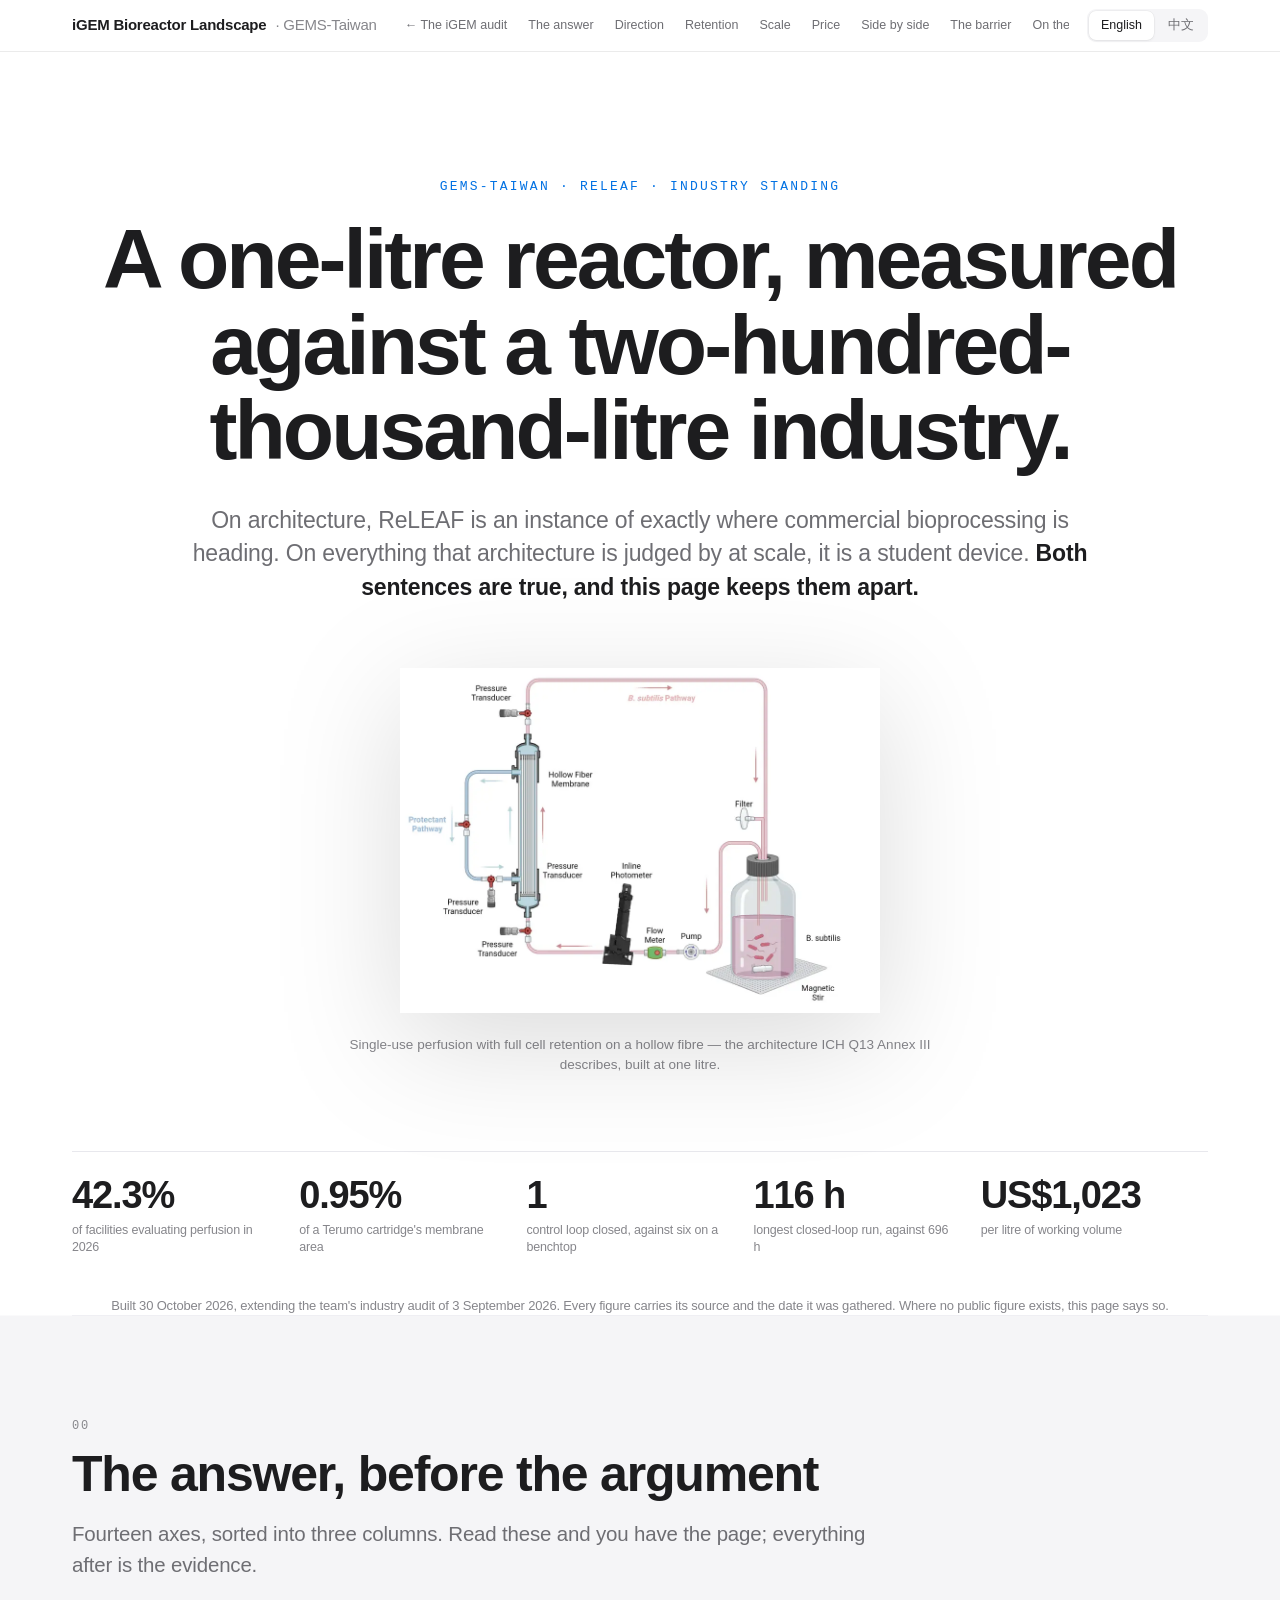
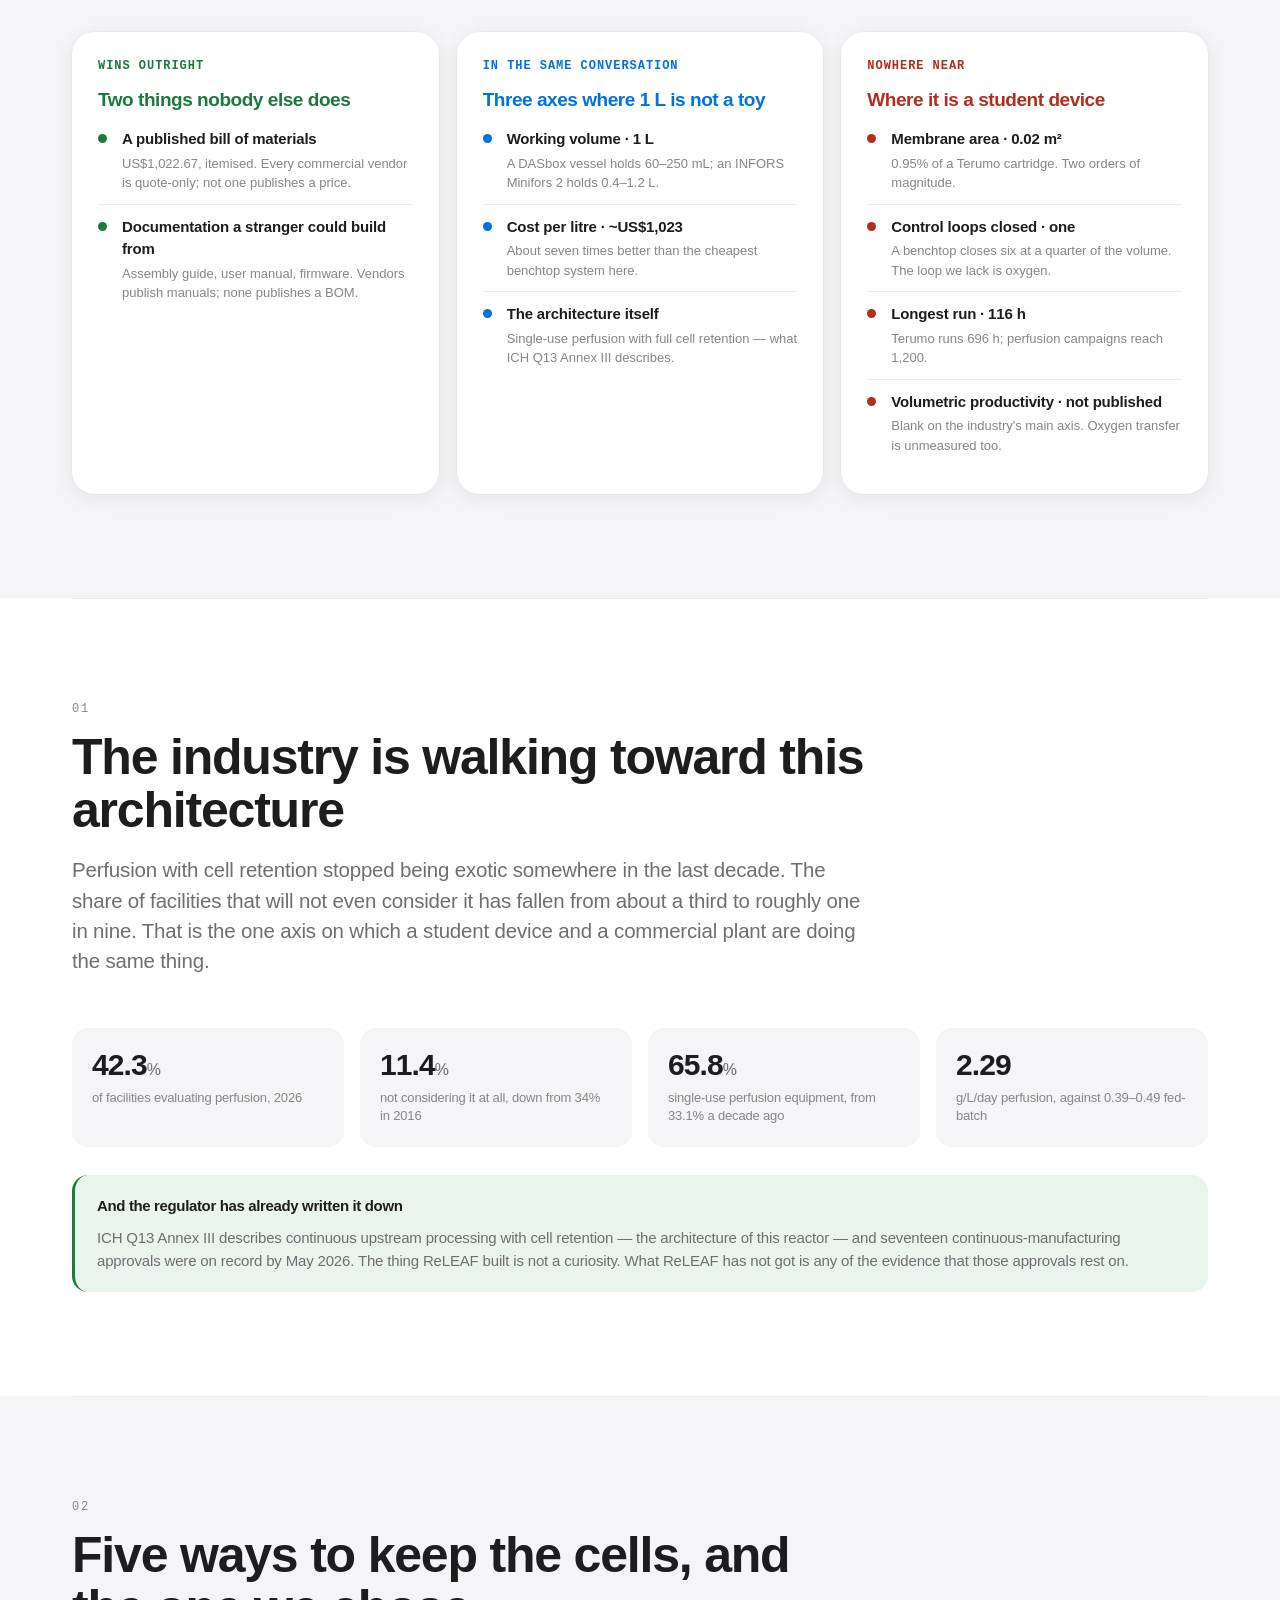
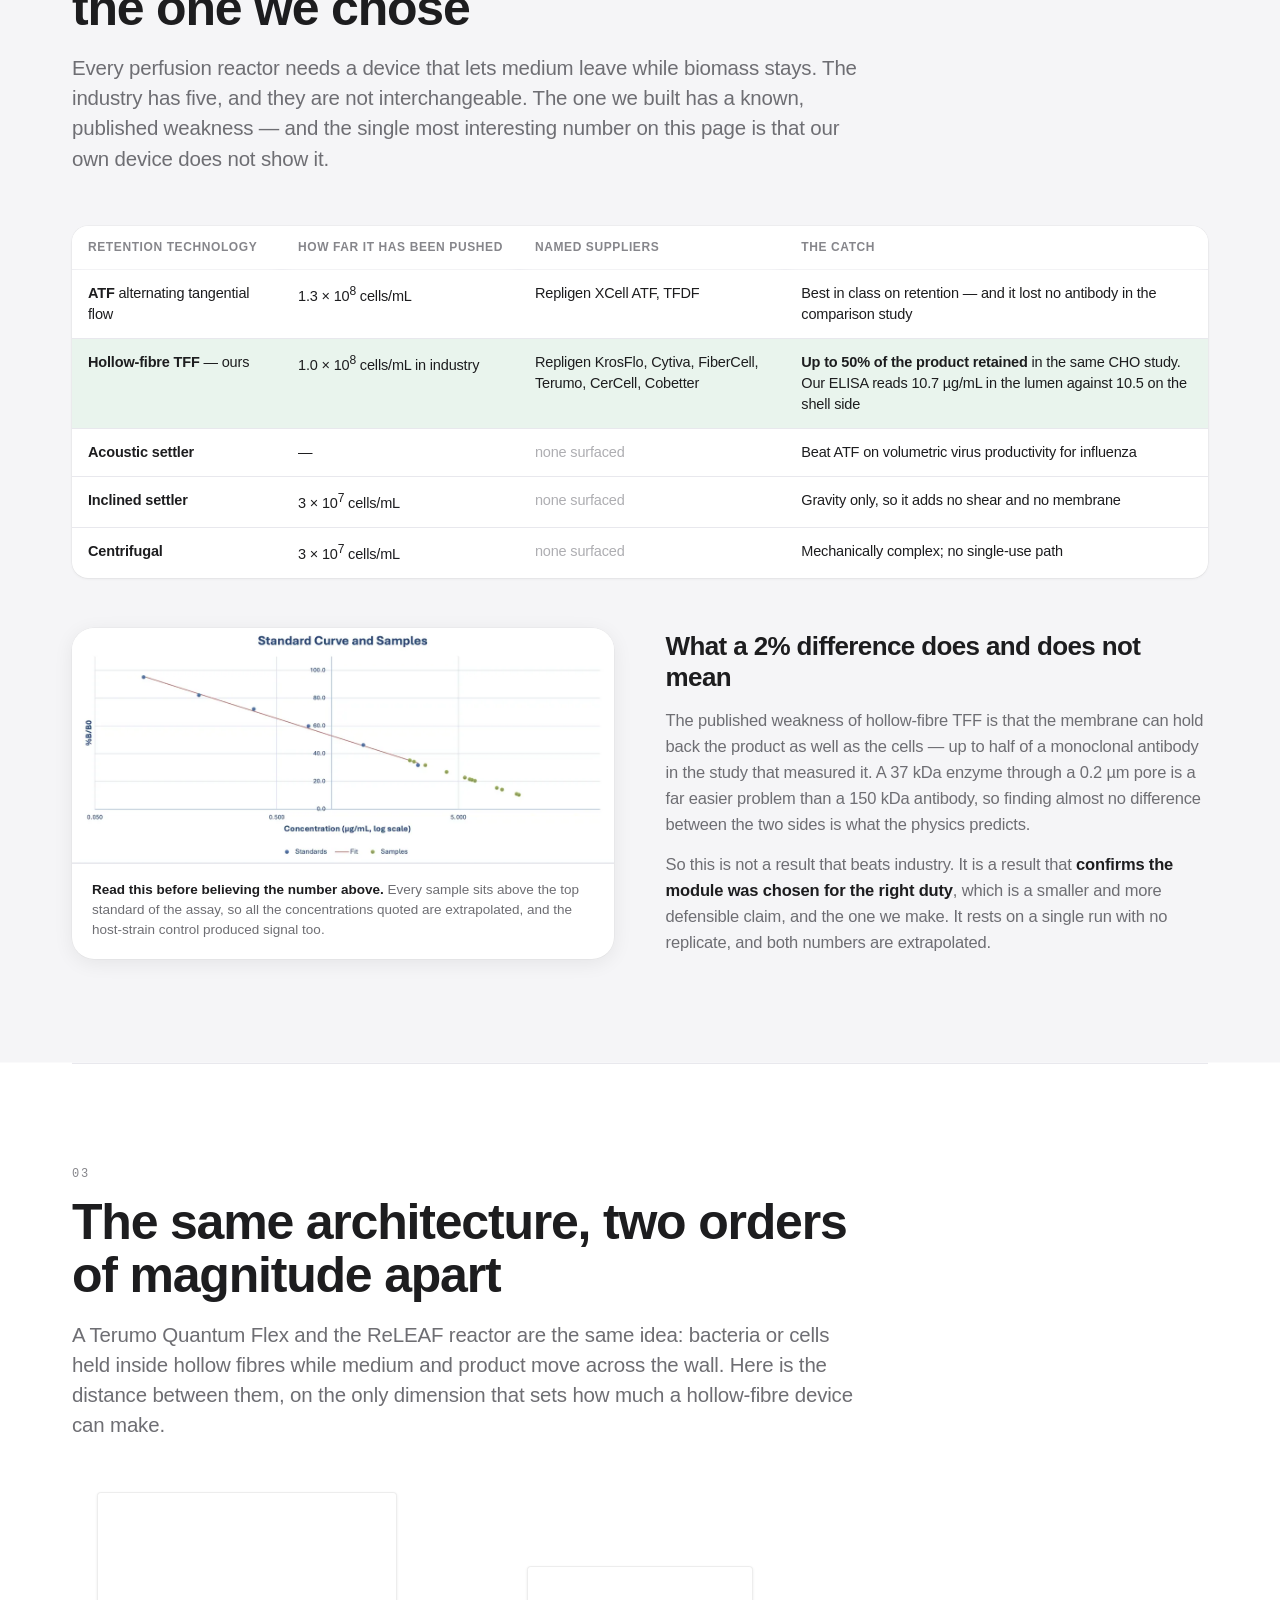
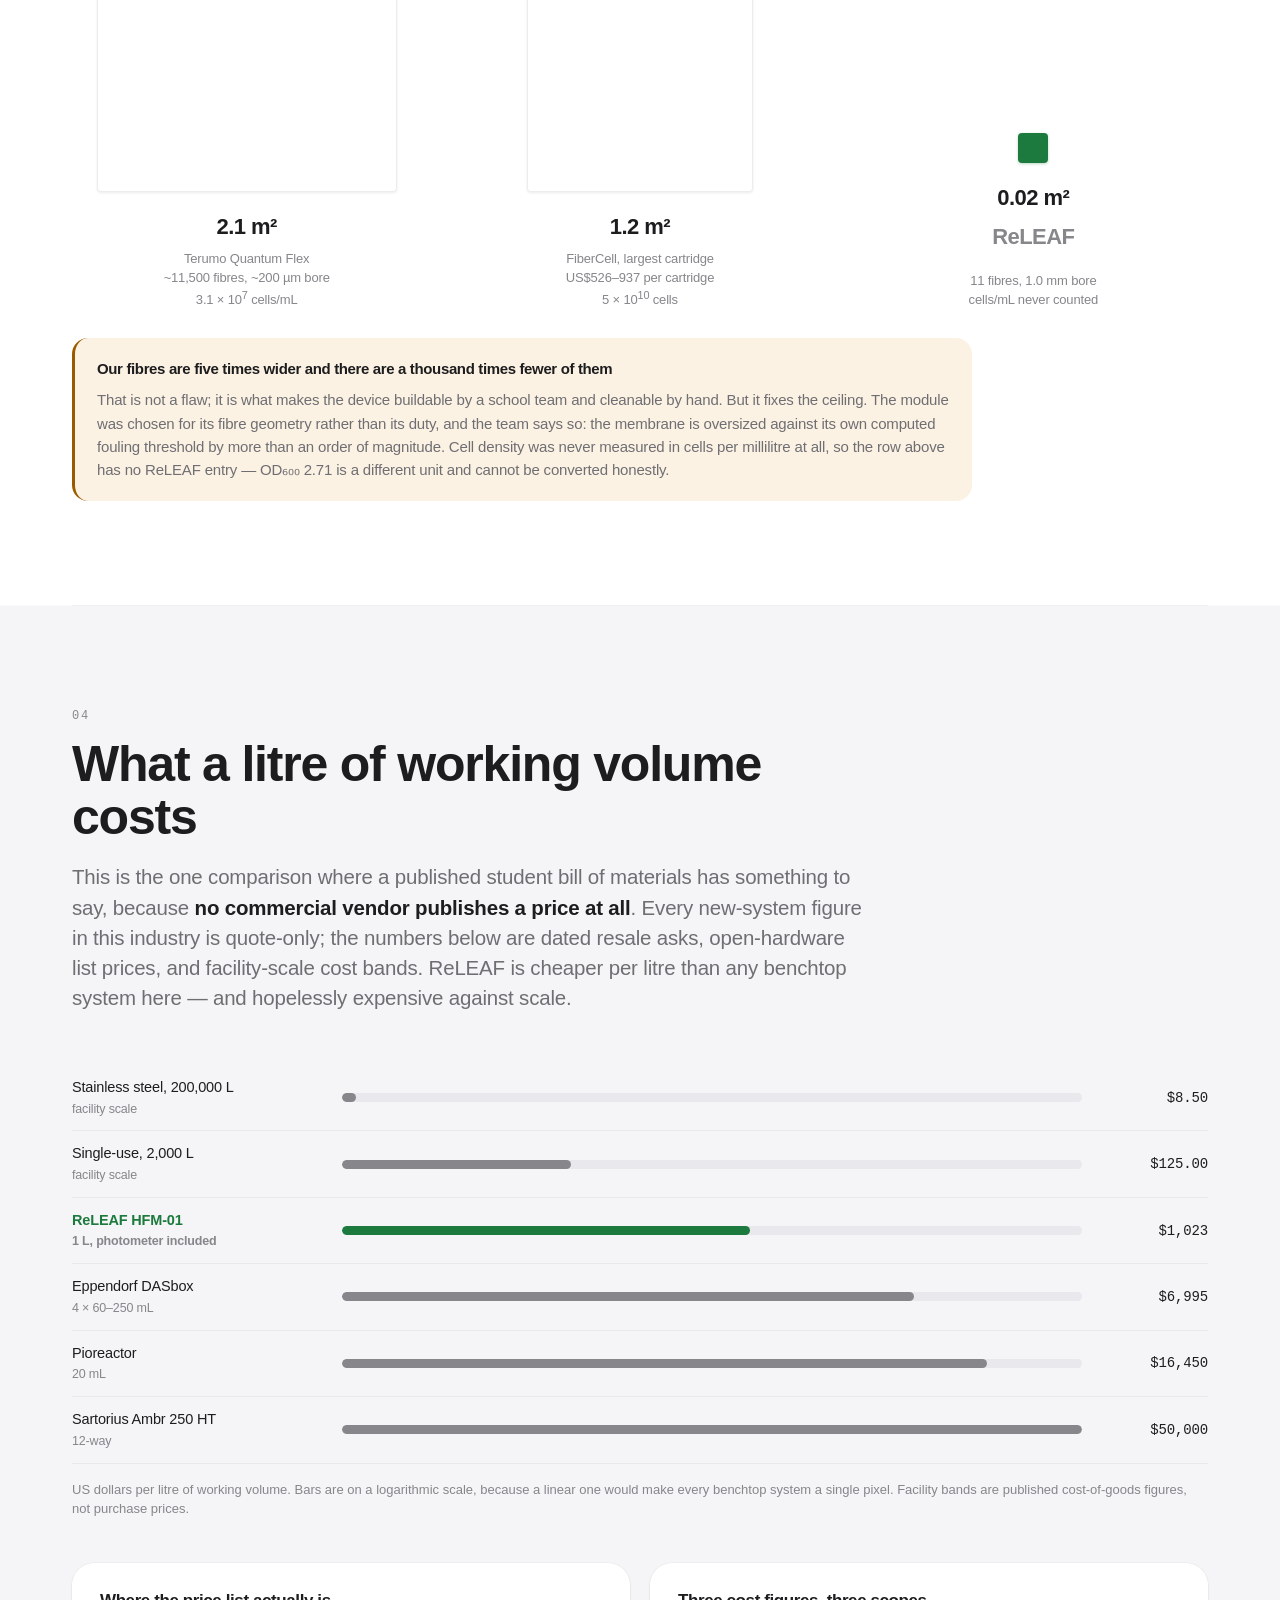
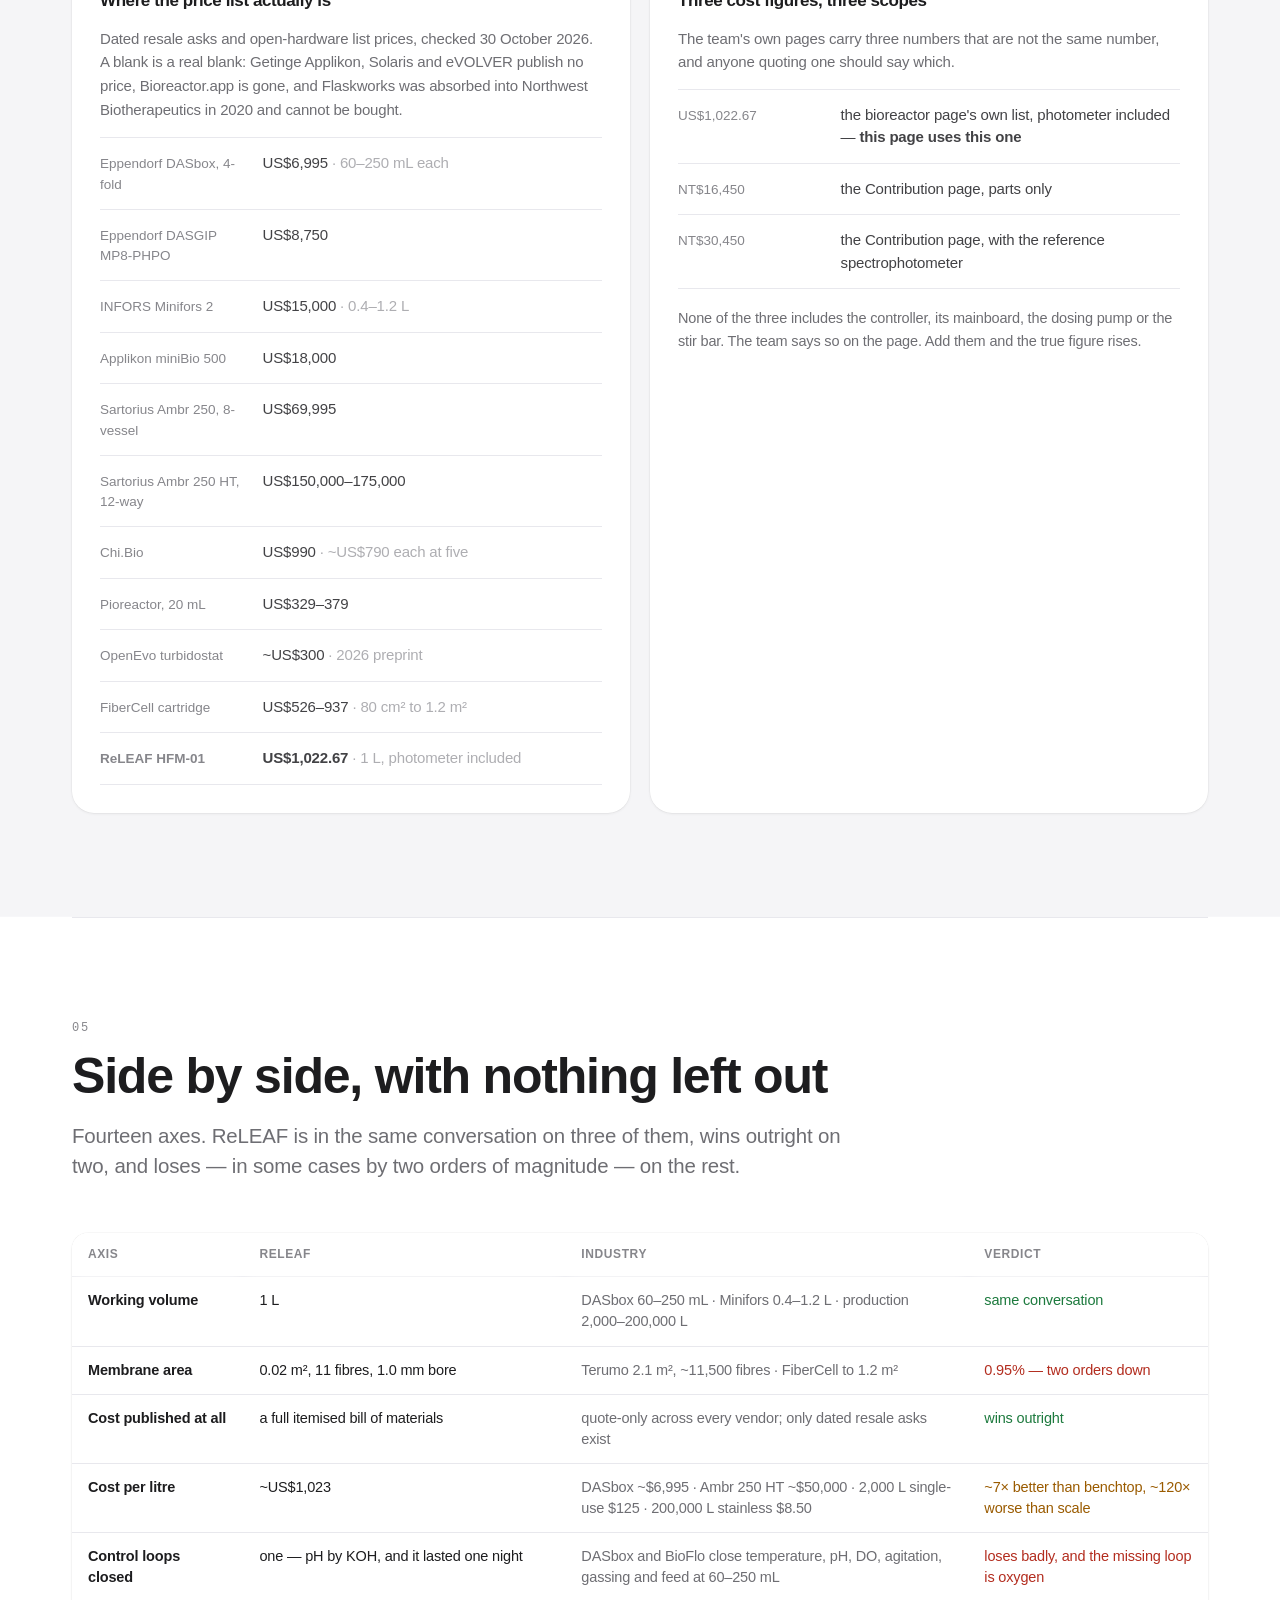
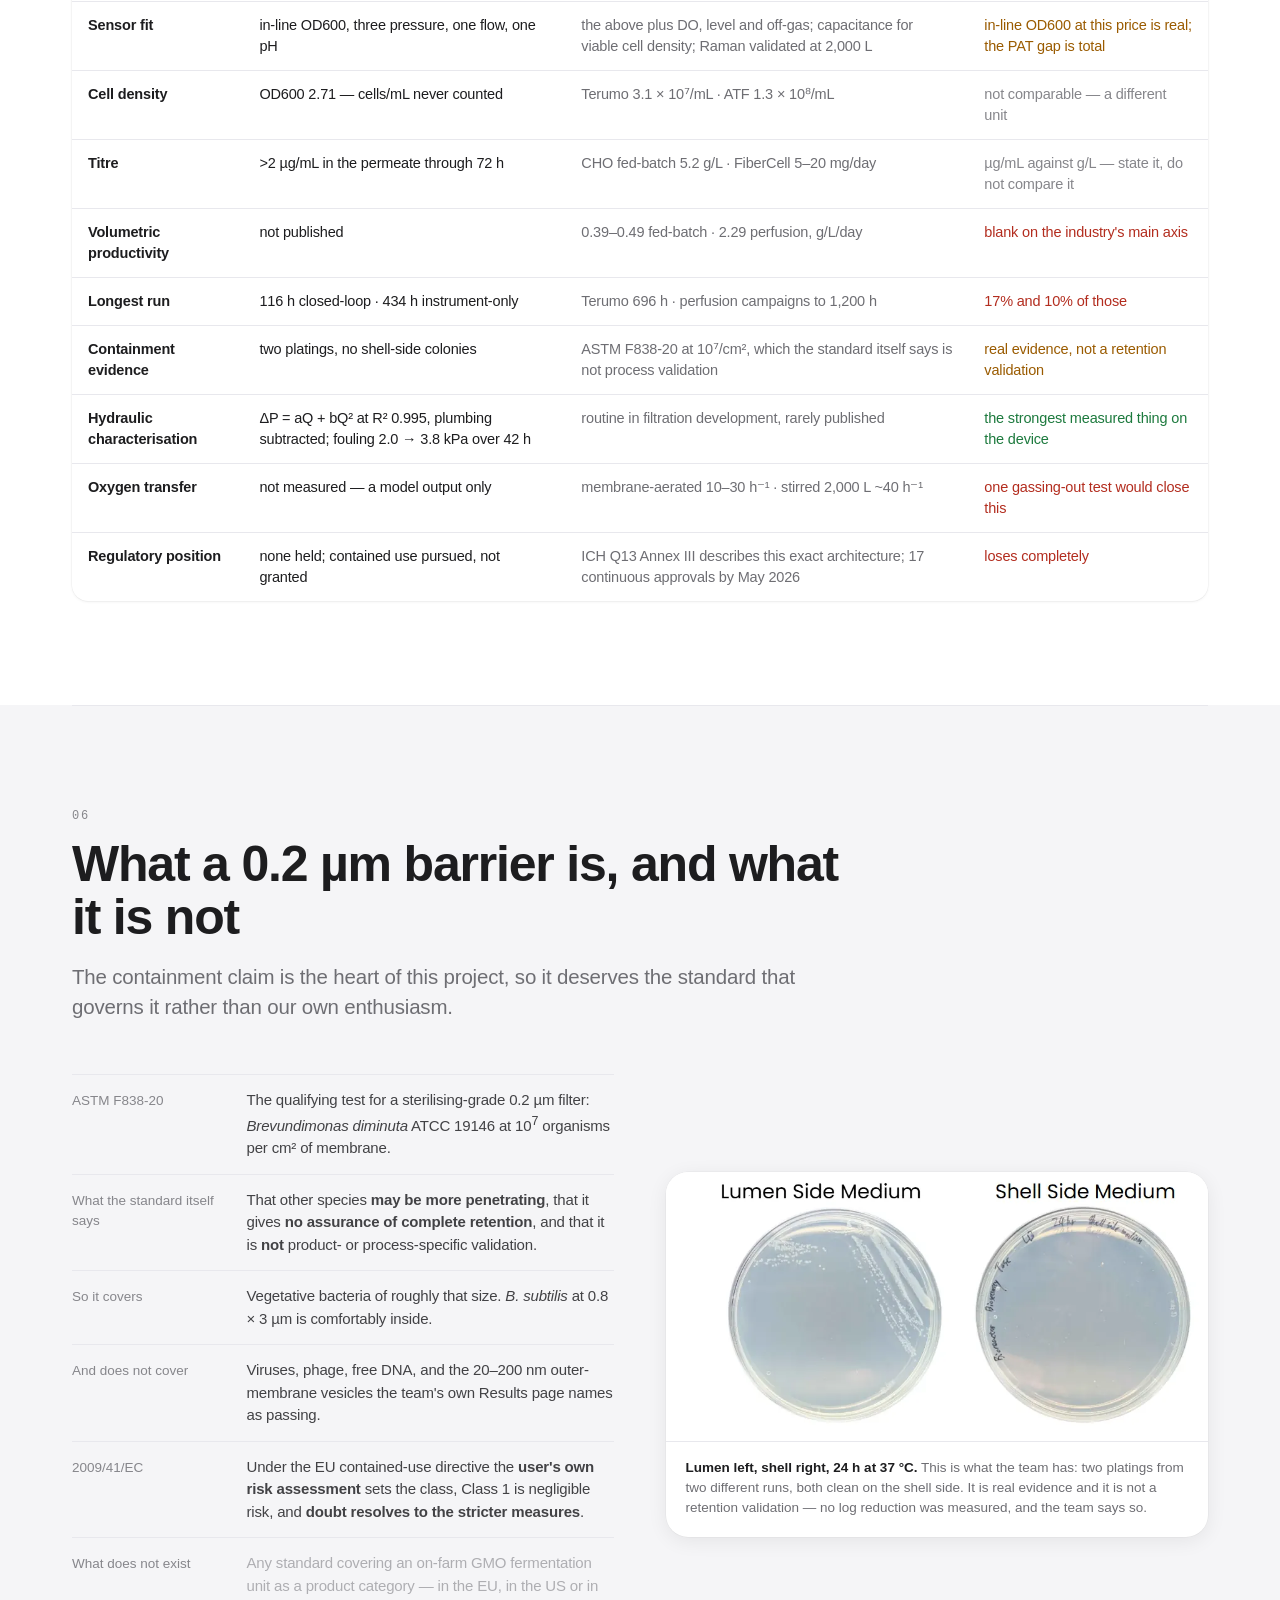
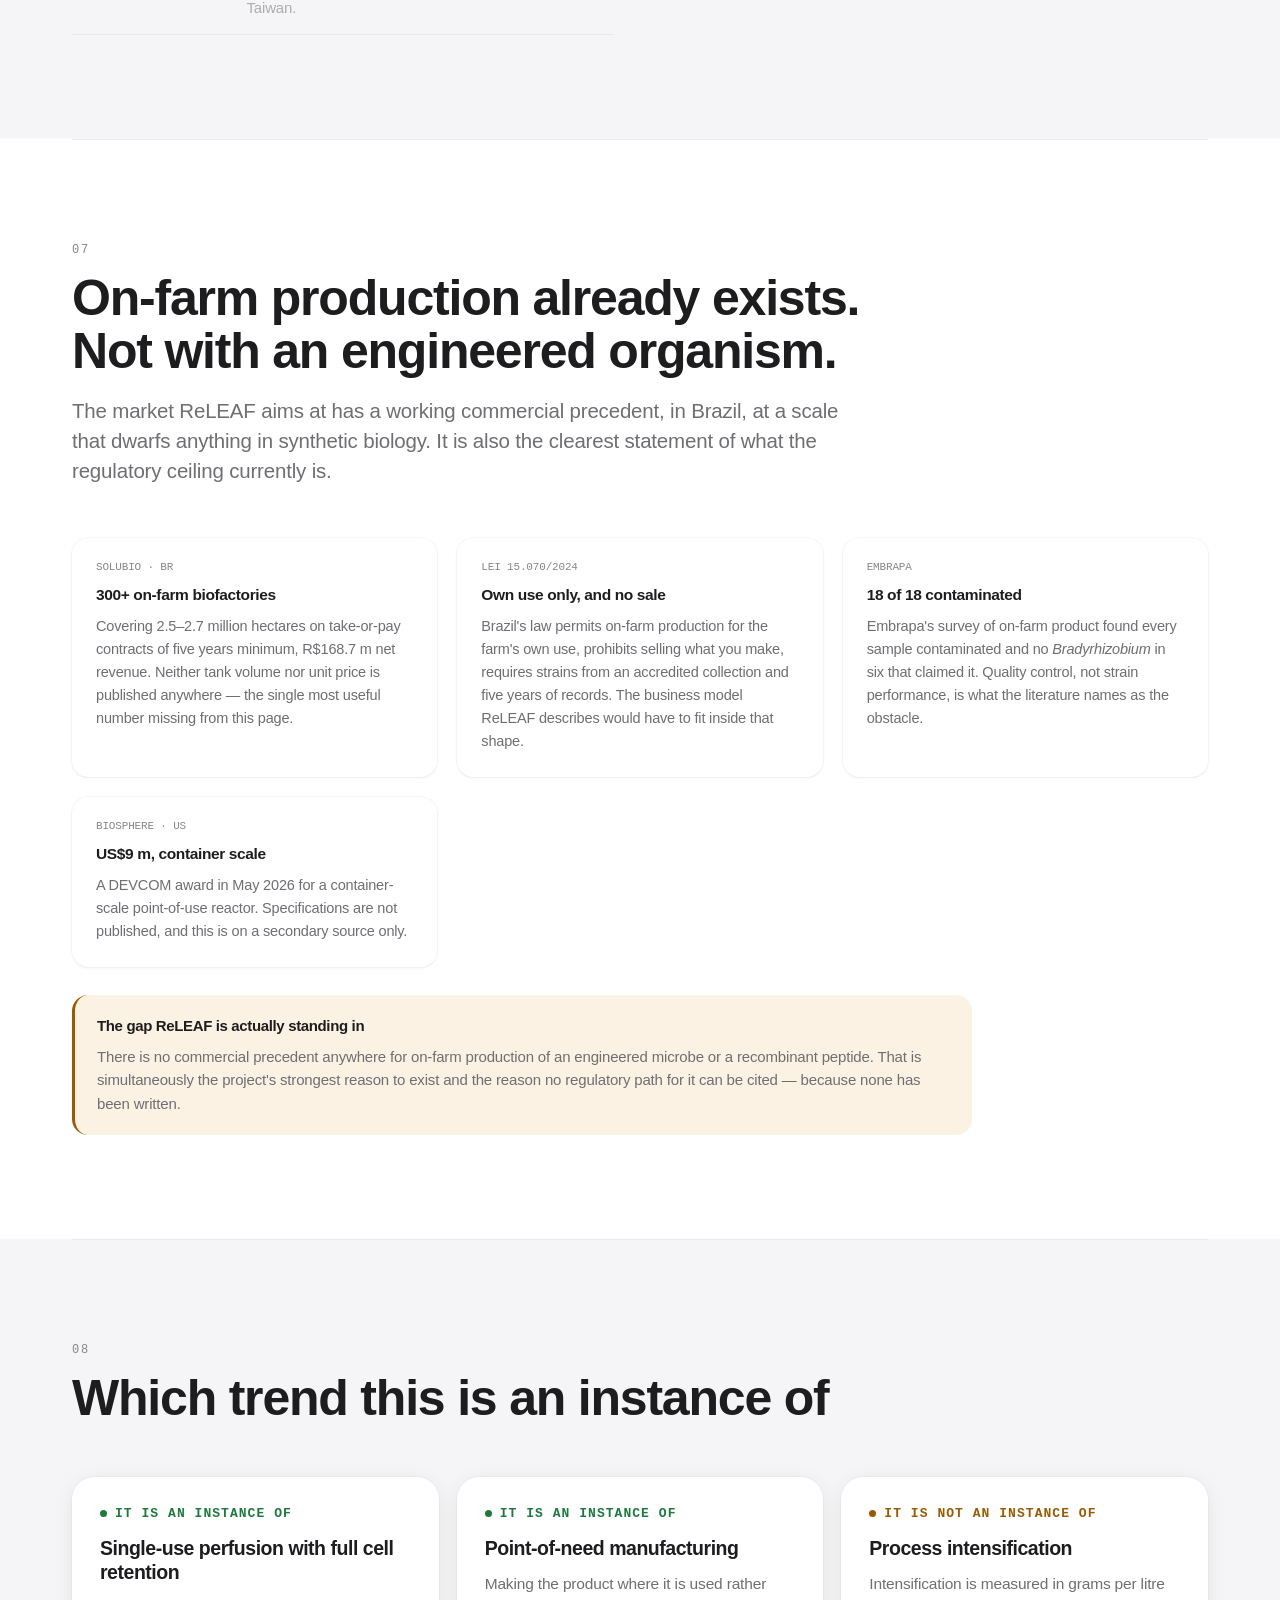
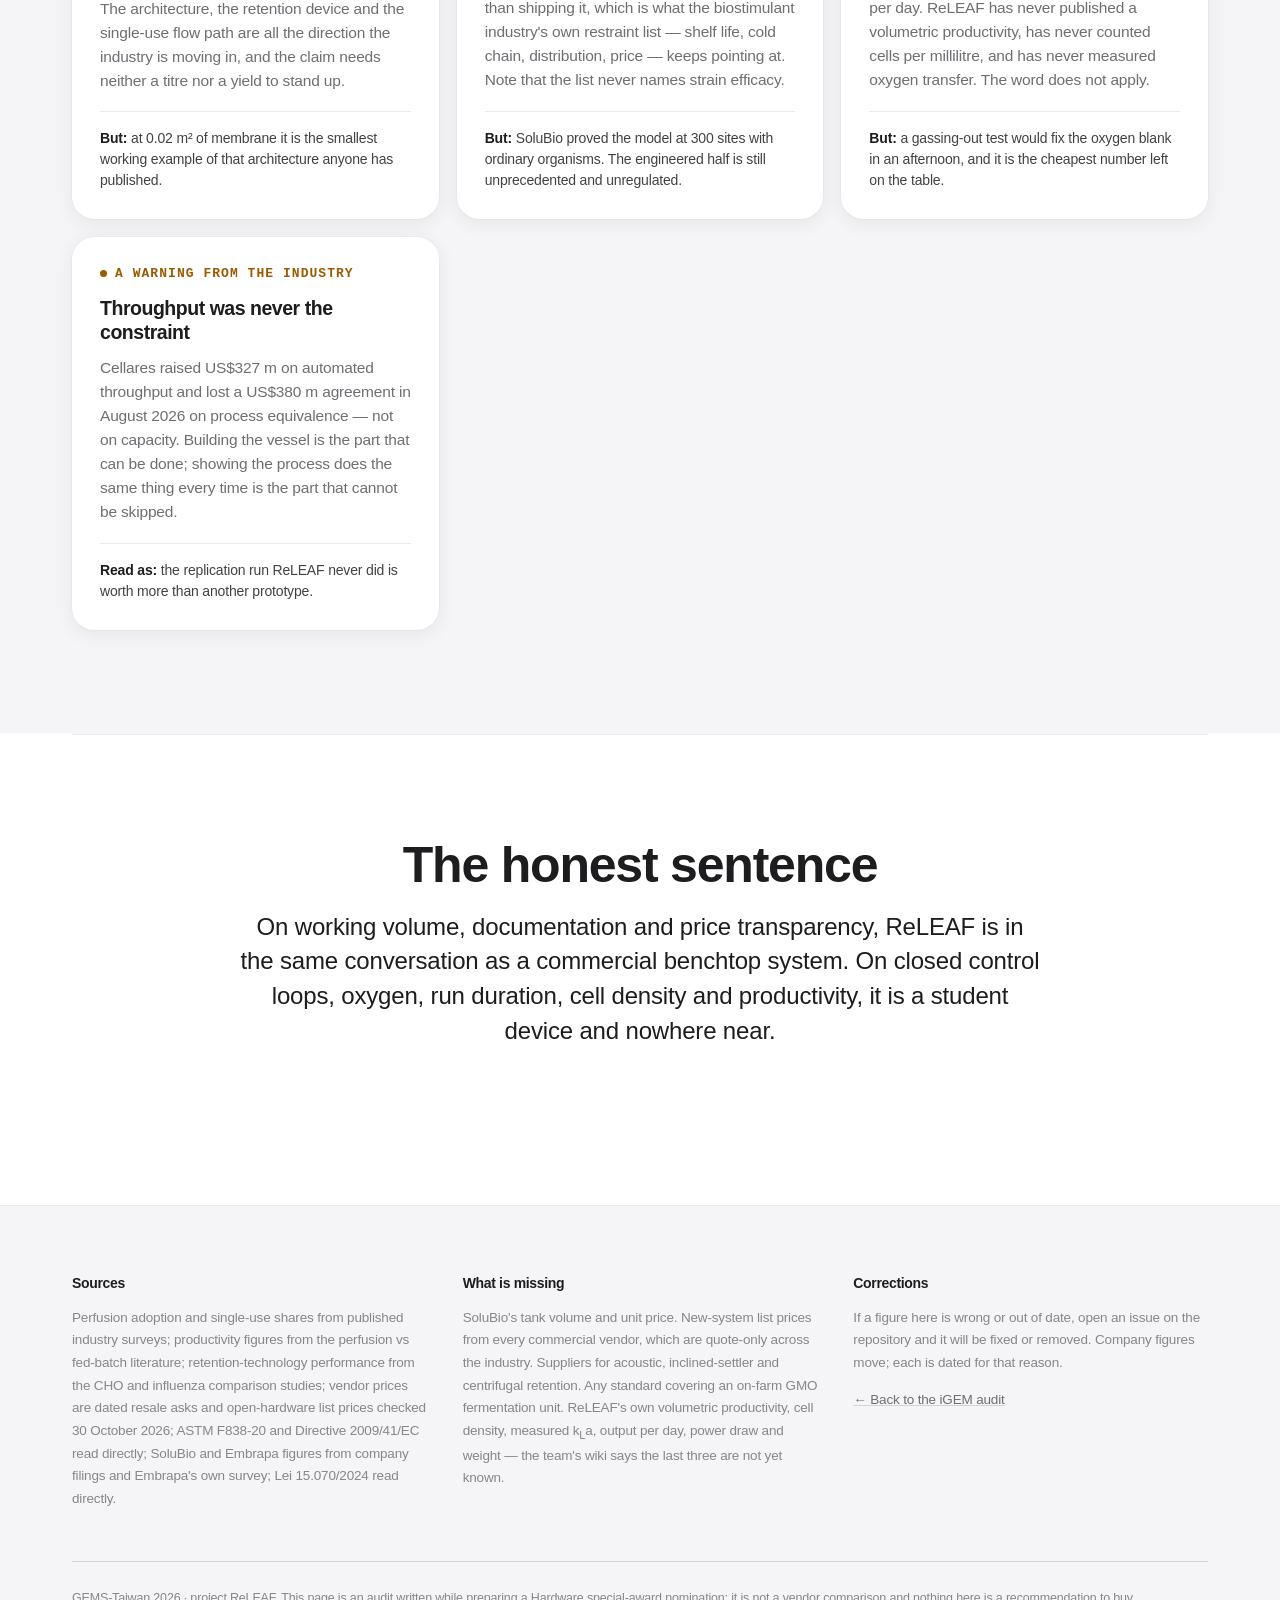
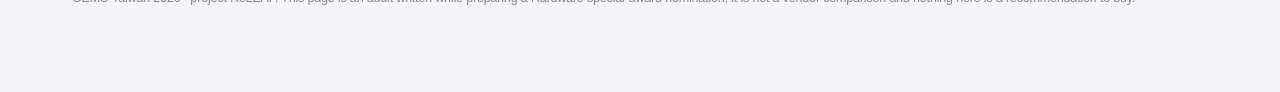
<file: industry.html>
<!DOCTYPE html>
<html lang="en" data-lang="en">
<head>
<meta charset="utf-8" />
<meta name="viewport" content="width=device-width, initial-scale=1" />
<title>A 1 L reactor in a 200,000 L industry · GEMS-Taiwan</title>
<meta name="description" content="Where the ReLEAF perfusion bioreactor stands against the commercial bioreactor industry and its current trends: perfusion adoption, cell-retention technology, membrane area, cost per litre, closed control loops, run duration and what a 0.2 µm barrier is accepted for." />
<link rel="icon" href="data:image/svg+xml,%3Csvg xmlns='http://www.w3.org/2000/svg' viewBox='0 0 32 32'%3E%3Crect width='32' height='32' rx='8' fill='%23fff'/%3E%3Ccircle cx='16' cy='16' r='9' fill='none' stroke='%231d1d1f' stroke-width='2'/%3E%3Ccircle cx='16' cy='16' r='3.4' fill='%230071e3'/%3E%3C/svg%3E" />
<link rel="stylesheet" href="assets/app.css" />
<style>
/* page-local: the scale comparison and the price ladder */
.scalewrap{display:grid;gap:clamp(24px,4vw,44px);grid-template-columns:repeat(auto-fit,minmax(260px,1fr));
  align-items:end;margin-top:40px}
.scale{text-align:center}
.scale .box{background:#fff;border-radius:4px;margin:0 auto 18px;position:relative;
  box-shadow:0 1px 3px rgba(0,0,0,.08),inset 0 0 0 1px rgba(0,0,0,.07)}
.scale .box.us{background:var(--green);box-shadow:0 1px 3px rgba(29,122,62,.3)}
.scale b{display:block;font-size:22px;font-weight:600;letter-spacing:-.025em}
.scale span{display:block;font-size:13px;color:var(--neutral);margin-top:7px;line-height:1.45}
.ladder{margin-top:32px}
.lrow{display:grid;grid-template-columns:minmax(150px,.34fr) minmax(0,1fr) 108px;gap:18px;
  align-items:center;padding:13px 0;border-bottom:1px solid var(--soft)}
.lrow:last-child{border-bottom:0}
.lrow .nm{font-size:14.5px;line-height:1.35}
.lrow .nm small{display:block;color:var(--neutral);font-size:12.5px;margin-top:3px}
.lrow .tr{height:9px;border-radius:5px;background:var(--soft);overflow:hidden}
.lrow .fl{height:100%;border-radius:5px;background:var(--neutral)}
.lrow.us .fl{background:var(--green)}
.lrow.us .nm{font-weight:600;color:var(--us)}
.lrow .pv{font:500 14px/1 var(--mono);text-align:right;font-variant-numeric:tabular-nums}
@media (max-width:640px){.lrow{grid-template-columns:1fr 70px;gap:10px}.lrow .tr{grid-column:1/-1;order:3}}
</style>
</head>

<body>
<header class="nav">
  <div class="in">
    <a class="brand" href="index.html">iGEM Bioreactor Landscape <span>· GEMS-Taiwan</span></a>
    <nav id="toc" aria-label="Contents">
      <a href="index.html">&larr; <span class="en">The iGEM audit</span><span class="zh">iGEM 審視</span></a>
      <a href="#scorecard"><span class="en">The answer</span><span class="zh">結論</span></a>
      <a href="#direction"><span class="en">Direction</span><span class="zh">趨勢</span></a>
      <a href="#retention"><span class="en">Retention</span><span class="zh">截留</span></a>
      <a href="#scale"><span class="en">Scale</span><span class="zh">尺度</span></a>
      <a href="#price"><span class="en">Price</span><span class="zh">價格</span></a>
      <a href="#sidebyside"><span class="en">Side by side</span><span class="zh">逐項對照</span></a>
      <a href="#barrier"><span class="en">The barrier</span><span class="zh">屏障</span></a>
      <a href="#farm"><span class="en">On the farm</span><span class="zh">農場端</span></a>
      <a href="#verdict"><span class="en">Verdict</span><span class="zh">結論</span></a>
    </nav>
    <div class="seg" role="group" aria-label="Language">
      <button id="btn-en" aria-pressed="true">English</button>
      <button id="btn-zh" aria-pressed="false">中文</button>
    </div>
  </div>
</header>

<main>
<div class="wrap">

<section class="hero">
  <div class="eyebrow">GEMS-TAIWAN · RELEAF · INDUSTRY STANDING</div>
  <h1>
    <span class="en">A one-litre reactor, measured against a two-hundred-thousand-litre industry.</span>
    <span class="zh">一台一公升的反應器，對照一個二十萬公升的產業。</span>
  </h1>
  <p class="lede">
    <span class="en">On architecture, ReLEAF is an instance of exactly where commercial bioprocessing is heading.
    On everything that architecture is judged by at scale, it is a student device.
    <b>Both sentences are true, and this page keeps them apart.</b></span>
    <span class="zh">就架構而言，ReLEAF 正是商業生物製程前進方向的一個實例；
    但就這套架構在量產規模上被評判的每一項指標而言，它是一台學生裝置。
    <b>兩句話都成立，本頁把它們分開陳述。</b></span>
  </p>

  <figure class="hero-shot">
    <img src="img/releaf_loop.webp" width="1000" height="718"
         alt="The ReLEAF flow loop: culture circulates through the lumen side of a hollow-fibre membrane and back to a stirred vessel; the product is drawn off the shell side." />
    <figcaption>
      <span class="en">Single-use perfusion with full cell retention on a hollow fibre — the architecture
      ICH&nbsp;Q13 Annex&nbsp;III describes, built at one litre.</span>
      <span class="zh">以中空纖維達成完全細胞截留的拋棄式灌流——即 ICH&nbsp;Q13 附錄 III 所描述的架構，於一公升尺度實作。</span>
    </figcaption>
  </figure>

  <div class="hcount">
    <div><b>42.3%</b><span class="en">of facilities evaluating perfusion in 2026</span><span class="zh">2026 年評估灌流製程的廠區比例</span></div>
    <div><b>0.95%</b><span class="en">of a Terumo cartridge's membrane area</span><span class="zh">相當於 Terumo 模組膜面積的比例</span></div>
    <div><b>1</b><span class="en">control loop closed, against six on a benchtop</span><span class="zh">閉合的控制迴路數，桌上型機種為六個</span></div>
    <div><b>116 h</b><span class="en">longest closed-loop run, against 696 h</span><span class="zh">最長閉迴路運轉時數，對照 696 小時</span></div>
    <div><b>US$1,023</b><span class="en">per litre of working volume</span><span class="zh">每公升工作體積成本</span></div>
  </div>

  <p class="stamp">
    <span class="en">Built 30 October 2026, extending the team's industry audit of 3 September 2026. Every figure
    carries its source and the date it was gathered. Where no public figure exists, this page says so.</span>
    <span class="zh">本頁建於 2026 年 10 月 30 日，延伸自團隊 2026 年 9 月 3 日的產業審視。
    每項數字皆附來源與取得日期；若無公開數字，本頁即如實說明。</span>
  </p>
</section>

<!-- ============================================================ 00 -->
<section id="scorecard" class="tinted ruled">
  <div class="shead">
    <span class="snum">00</span>
    <h2><span class="en">The answer, before the argument</span><span class="zh">先給結論，再談論證</span></h2>
    <p><span class="en">Fourteen axes, sorted into three columns. Read these and you have the page; everything
    after is the evidence.</span>
    <span class="zh">十四個面向，分為三欄。看完這三欄即等於讀完本頁；其後全是證據。</span></p>
  </div>
  <div class="score">
    <article class="scol win rv">
      <div class="n"><span class="en">Wins outright</span><span class="zh">完勝</span></div>
      <h3><span class="en">Two things nobody else does</span><span class="zh">兩件沒人做的事</span></h3>
      <ul>
        <li><b><span class="en">A published bill of materials</span><span class="zh">公開的物料表</span></b>
          <small><span class="en">US$1,022.67, itemised. Every commercial vendor is quote-only; not one publishes a price.</span>
          <span class="zh">1,022.67 美元，逐項列出。所有商業供應商皆僅供詢價，無一公布價格。</span></small></li>
        <li><b><span class="en">Documentation a stranger could build from</span><span class="zh">外人可據以複製的文件</span></b>
          <small><span class="en">Assembly guide, user manual, firmware. Vendors publish manuals; none publishes a BOM.</span>
          <span class="zh">組裝指南、使用手冊、韌體。供應商提供手冊，但無一提供物料表。</span></small></li>
      </ul>
    </article>
    <article class="scol par rv">
      <div class="n"><span class="en">In the same conversation</span><span class="zh">同一層級</span></div>
      <h3><span class="en">Three axes where 1 L is not a toy</span><span class="zh">三個面向上，1 L 並非玩具</span></h3>
      <ul>
        <li><b><span class="en">Working volume · 1 L</span><span class="zh">工作體積 · 1 L</span></b>
          <small><span class="en">A DASbox vessel holds 60–250 mL; an INFORS Minifors 2 holds 0.4–1.2 L.</span>
          <span class="zh">DASbox 單槽 60–250 mL；INFORS Minifors 2 為 0.4–1.2 L。</span></small></li>
        <li><b><span class="en">Cost per litre · ~US$1,023</span><span class="zh">每公升成本 · 約 1,023 美元</span></b>
          <small><span class="en">About seven times better than the cheapest benchtop system here.</span>
          <span class="zh">約為此處最便宜桌上型系統的七分之一。</span></small></li>
        <li><b><span class="en">The architecture itself</span><span class="zh">架構本身</span></b>
          <small><span class="en">Single-use perfusion with full cell retention — what ICH Q13 Annex III describes.</span>
          <span class="zh">具完全細胞截留的拋棄式灌流——即 ICH Q13 附錄 III 所描述者。</span></small></li>
      </ul>
    </article>
    <article class="scol lose rv">
      <div class="n"><span class="en">Nowhere near</span><span class="zh">差距甚遠</span></div>
      <h3><span class="en">Where it is a student device</span><span class="zh">它確實是學生裝置之處</span></h3>
      <ul>
        <li><b><span class="en">Membrane area · 0.02 m²</span><span class="zh">膜面積 · 0.02 m²</span></b>
          <small><span class="en">0.95% of a Terumo cartridge. Two orders of magnitude.</span>
          <span class="zh">僅為 Terumo 模組的 0.95%，相差兩個數量級。</span></small></li>
        <li><b><span class="en">Control loops closed · one</span><span class="zh">閉合控制迴路 · 一個</span></b>
          <small><span class="en">A benchtop closes six at a quarter of the volume. The loop we lack is oxygen.</span>
          <span class="zh">桌上型機種在四分之一體積下閉合六個。我們缺的是氧氣迴路。</span></small></li>
        <li><b><span class="en">Longest run · 116 h</span><span class="zh">最長運轉 · 116 小時</span></b>
          <small><span class="en">Terumo runs 696 h; perfusion campaigns reach 1,200.</span>
          <span class="zh">Terumo 可達 696 小時；灌流製程可達 1,200 小時。</span></small></li>
        <li><b><span class="en">Volumetric productivity · not published</span><span class="zh">體積產率 · 未公布</span></b>
          <small><span class="en">Blank on the industry's main axis. Oxygen transfer is unmeasured too.</span>
          <span class="zh">在產業最主要的面向上空白。氧傳亦未量測。</span></small></li>
      </ul>
    </article>
  </div>
</section>

<!-- ============================================================ 01 -->
<section id="direction" class="ruled">
  <div class="shead">
    <span class="snum">01</span>
    <h2><span class="en">The industry is walking toward this architecture</span><span class="zh">產業正朝這套架構前進</span></h2>
    <p><span class="en">Perfusion with cell retention stopped being exotic somewhere in the last decade. The
    share of facilities that will not even consider it has fallen from about a third to roughly one in nine.
    That is the one axis on which a student device and a commercial plant are doing the same thing.</span>
    <span class="zh">細胞截留灌流在過去十年間已不再是冷門選項。連考慮都不考慮的廠區比例，已由約三分之一降至約九分之一。
    這是學生裝置與量產廠唯一在做同一件事的面向。</span></p>
  </div>
  <div class="stats">
    <div class="stat rv"><b>42.3<small>%</small></b><span class="en">of facilities evaluating perfusion, 2026</span><span class="zh">2026 年評估灌流的廠區比例</span></div>
    <div class="stat rv"><b>11.4<small>%</small></b><span class="en">not considering it at all, down from 34% in 2016</span><span class="zh">完全不考慮者，由 2016 年的 34% 降至此</span></div>
    <div class="stat rv"><b>65.8<small>%</small></b><span class="en">single-use perfusion equipment, from 33.1% a decade ago</span><span class="zh">拋棄式灌流設備比例，十年前為 33.1%</span></div>
    <div class="stat rv"><b>2.29</b><span class="en">g/L/day perfusion, against 0.39–0.49 fed-batch</span><span class="zh">灌流 g/L/日，饋料批次為 0.39–0.49</span></div>
  </div>
  <div class="note good">
    <h4><span class="en">And the regulator has already written it down</span><span class="zh">而主管機關已將其明文化</span></h4>
    <p><span class="en">ICH&nbsp;Q13 Annex&nbsp;III describes continuous upstream processing with cell retention —
    the architecture of this reactor — and seventeen continuous-manufacturing approvals were on record by May 2026.
    The thing ReLEAF built is not a curiosity. What ReLEAF has not got is any of the evidence that
    those approvals rest on.</span>
    <span class="zh">ICH&nbsp;Q13 附錄 III 已載明具細胞截留的連續上游製程——即本反應器的架構——
    截至 2026 年 5 月，已有十七項連續製造核准案在案。ReLEAF 所建構的並非奇想；
    ReLEAF 欠缺的，是那些核准案所仰賴的全部證據。</span></p>
  </div>
</section>

<!-- ============================================================ 02 -->
<section id="retention" class="tinted ruled">
  <div class="shead">
    <span class="snum">02</span>
    <h2><span class="en">Five ways to keep the cells, and the one we chose</span><span class="zh">留住細胞的五種方法，以及我們選的那一種</span></h2>
    <p><span class="en">Every perfusion reactor needs a device that lets medium leave while biomass stays. The
    industry has five, and they are not interchangeable. The one we built has a known, published weakness —
    and the single most interesting number on this page is that our own device does not show it.</span>
    <span class="zh">每一台灌流反應器都需要一個「讓培養基離開、讓生物量留下」的裝置。產業共有五種，彼此不可互換。
    我們所建的這一種有一項已知且見諸文獻的弱點——而本頁最值得一看的數字，正是我方裝置並未出現該弱點。</span></p>
  </div>

  <div class="tscroll">
    <table>
      <thead><tr>
        <th><span class="en">Retention technology</span><span class="zh">截留技術</span></th>
        <th><span class="en">How far it has been pushed</span><span class="zh">已達到的程度</span></th>
        <th><span class="en">Named suppliers</span><span class="zh">具名供應商</span></th>
        <th><span class="en">The catch</span><span class="zh">代價</span></th>
      </tr></thead>
      <tbody>
        <tr><td><b>ATF</b> <span class="en">alternating tangential flow</span><span class="zh">交替切向流</span></td>
          <td class="num">1.3 × 10<sup>8</sup> <span class="en">cells/mL</span><span class="zh">細胞/mL</span></td>
          <td>Repligen XCell ATF, TFDF</td>
          <td><span class="en">Best in class on retention — and it lost no antibody in the comparison study</span><span class="zh">截留表現最佳，且於比較研究中未損失抗體</span></td></tr>
        <tr class="us"><td><b><span class="en">Hollow-fibre TFF</span><span class="zh">中空纖維切向流</span></b> <span class="en">— ours</span><span class="zh">——我方採用</span></td>
          <td class="num">1.0 × 10<sup>8</sup> <span class="en">cells/mL in industry</span><span class="zh">細胞/mL（產業值）</span></td>
          <td>Repligen KrosFlo, Cytiva, FiberCell, Terumo, CerCell, Cobetter</td>
          <td><span class="en"><b>Up to 50% of the product retained</b> in the same CHO study. Our ELISA reads 10.7 µg/mL in the lumen against 10.5 on the shell side</span><span class="zh">同一 CHO 研究中<b>最高有 50% 產物被截留</b>。我方 ELISA 測得管腔 10.7 µg/mL、殼側 10.5</span></td></tr>
        <tr><td><b><span class="en">Acoustic settler</span><span class="zh">聲波沉降器</span></b></td>
          <td class="num">—</td><td><span class="na"><span class="en">none surfaced</span><span class="zh">未查得</span></span></td>
          <td><span class="en">Beat ATF on volumetric virus productivity for influenza</span><span class="zh">於流感病毒體積產率上優於 ATF</span></td></tr>
        <tr><td><b><span class="en">Inclined settler</span><span class="zh">斜板沉降器</span></b></td>
          <td class="num">3 × 10<sup>7</sup> <span class="en">cells/mL</span><span class="zh">細胞/mL</span></td>
          <td><span class="na"><span class="en">none surfaced</span><span class="zh">未查得</span></span></td>
          <td><span class="en">Gravity only, so it adds no shear and no membrane</span><span class="zh">純重力，不增加剪切、亦無膜材</span></td></tr>
        <tr><td><b><span class="en">Centrifugal</span><span class="zh">離心式</span></b></td>
          <td class="num">3 × 10<sup>7</sup> <span class="en">cells/mL</span><span class="zh">細胞/mL</span></td>
          <td><span class="na"><span class="en">none surfaced</span><span class="zh">未查得</span></span></td>
          <td><span class="en">Mechanically complex; no single-use path</span><span class="zh">機械複雜，無拋棄式方案</span></td></tr>
      </tbody>
    </table>
  </div>

  <div class="split" style="margin-top:50px">
    <figure class="fig">
      <img src="img/releaf_elisa.webp" width="1200" height="520"
           alt="ELISA standard curve for ACC deaminase, with the measured samples marked above the top standard." />
      <figcaption><span class="en"><b>Read this before believing the number above.</b> Every sample sits above
      the top standard of the assay, so all the concentrations quoted are extrapolated, and the host-strain
      control produced signal too.</span>
      <span class="zh"><b>請先看這張圖，再相信上面的數字。</b>每個樣品都落在分析法最高標準品之上，
      因此所引用的濃度全為外插值，且宿主菌株對照組同樣產生訊號。</span></figcaption>
    </figure>
    <div>
      <h3><span class="en">What a 2% difference does and does not mean</span><span class="zh">2% 的差異代表什麼、不代表什麼</span></h3>
      <p><span class="en">The published weakness of hollow-fibre TFF is that the membrane can hold back the
      product as well as the cells — up to half of a monoclonal antibody in the study that measured it. A
      37 kDa enzyme through a 0.2 µm pore is a far easier problem than a 150 kDa antibody, so finding almost no
      difference between the two sides is what the physics predicts.</span>
      <span class="zh">中空纖維切向流已見諸文獻的弱點，是膜不僅截留細胞，也可能截留產物——
      在量測到此現象的研究中，單株抗體最高有一半被截留。37 kDa 的酵素通過 0.2 µm 孔徑，
      遠比 150 kDa 抗體容易，因此兩側幾乎無差異，正是物理所預期的結果。</span></p>
      <p><span class="en">So this is not a result that beats industry. It is a result that <b>confirms the
      module was chosen for the right duty</b>, which is a smaller and more defensible claim, and the one we make.
      It rests on a single run with no replicate, and both numbers are extrapolated.</span>
      <span class="zh">因此這並非勝過產業的成果，而是<b>證實模組選型符合其任務</b>的成果——
      一個更小、也更站得住的主張，亦即我們所採取的立場。該結論僅來自單次運轉、無重複，且兩個數值皆為外插值。</span></p>
    </div>
  </div>
</section>

<!-- ============================================================ 03 -->
<section id="scale" class="ruled">
  <div class="shead">
    <span class="snum">03</span>
    <h2><span class="en">The same architecture, two orders of magnitude apart</span><span class="zh">同一套架構，相差兩個數量級</span></h2>
    <p><span class="en">A Terumo Quantum Flex and the ReLEAF reactor are the same idea: bacteria or cells held
    inside hollow fibres while medium and product move across the wall. Here is the distance between them,
    on the only dimension that sets how much a hollow-fibre device can make.</span>
    <span class="zh">Terumo Quantum Flex 與 ReLEAF 反應器是同一個想法：細胞被留在中空纖維內部，
    培養基與產物則穿過纖維壁。以下是兩者之間的差距，所依據的是決定中空纖維裝置產能上限的唯一尺度。</span></p>
  </div>

  <div class="scalewrap">
    <div class="scale rv">
      <div class="box" style="width:100%;max-width:300px;aspect-ratio:1/1"></div>
      <b>2.1 m²</b>
      <span class="en">Terumo Quantum Flex<br>~11,500 fibres, ~200 µm bore<br>3.1 × 10<sup>7</sup> cells/mL</span>
      <span class="zh">Terumo Quantum Flex<br>約 11,500 根纖維、內徑約 200 µm<br>3.1 × 10<sup>7</sup> 細胞/mL</span>
    </div>
    <div class="scale rv">
      <div class="box" style="width:100%;max-width:226px;aspect-ratio:1/1"></div>
      <b>1.2 m²</b>
      <span class="en">FiberCell, largest cartridge<br>US$526–937 per cartridge<br>5 × 10<sup>10</sup> cells</span>
      <span class="zh">FiberCell 最大型模組<br>每組 526–937 美元<br>5 × 10<sup>10</sup> 細胞</span>
    </div>
    <div class="scale rv">
      <div class="box us" style="width:100%;max-width:30px;aspect-ratio:1/1"></div>
      <b>0.02 m²</b>
      <span class="en"><b>ReLEAF</b><br>11 fibres, 1.0 mm bore<br>cells/mL never counted</span>
      <span class="zh"><b>ReLEAF</b><br>11 根纖維、內徑 1.0 mm<br>從未計數細胞/mL</span>
    </div>
  </div>

  <div class="note warn" style="max-width:900px">
    <h4><span class="en">Our fibres are five times wider and there are a thousand times fewer of them</span><span class="zh">我們的纖維粗五倍，數量少一千倍</span></h4>
    <p><span class="en">That is not a flaw; it is what makes the device buildable by a school team and cleanable
    by hand. But it fixes the ceiling. The module was chosen for its fibre geometry rather than its duty, and the
    team says so: the membrane is oversized against its own computed fouling threshold by more than an order of
    magnitude. Cell density was never measured in cells per millilitre at all, so the row above has no ReLEAF
    entry — OD₆₀₀ 2.71 is a different unit and cannot be converted honestly.</span>
    <span class="zh">這並非缺陷，而是裝置得以由高中團隊自建、並以手工清潔的原因；但它也鎖死了上限。
    模組是依纖維幾何而非依任務選定的，團隊亦如此載明：以其自行計算的積垢閾值衡量，該膜的尺寸超出一個數量級以上。
    細胞密度從未以每毫升細胞數量測，故上表無 ReLEAF 欄位——OD₆₀₀ 2.71 是另一種單位，無法誠實換算。</span></p>
  </div>
</section>

<!-- ============================================================ 04 -->
<section id="price" class="tinted ruled">
  <div class="shead">
    <span class="snum">04</span>
    <h2><span class="en">What a litre of working volume costs</span><span class="zh">一公升工作體積要花多少錢</span></h2>
    <p><span class="en">This is the one comparison where a published student bill of materials has something to
    say, because <b>no commercial vendor publishes a price at all</b>. Every new-system figure in this industry is
    quote-only; the numbers below are dated resale asks, open-hardware list prices, and facility-scale cost
    bands. ReLEAF is cheaper per litre than any benchtop system here — and hopelessly expensive against scale.</span>
    <span class="zh">這是唯一一項「公開的學生物料表」能說上話的比較，因為<b>商業供應商根本不公布價格</b>。
    本產業所有新機數字都只能詢價；下列數字為標註日期的二手報價、開源硬體標價，以及廠區規模的成本區間。
    ReLEAF 每公升成本低於此處任何一台桌上型系統——但對照量產規模則貴得無望。</span></p>
  </div>

  <div class="ladder" id="ladder"></div>

  <div class="two" style="margin-top:44px">
    <div class="pan">
      <h3><span class="en">Where the price list actually is</span><span class="zh">價格清單實際上在哪裡</span></h3>
      <p style="font-size:15px;color:var(--muted);line-height:1.58;margin:0 0 16px">
        <span class="en">Dated resale asks and open-hardware list prices, checked 30 October 2026. A blank is a
        real blank: Getinge Applikon, Solaris and eVOLVER publish no price, Bioreactor.app is gone, and
        Flaskworks was absorbed into Northwest Biotherapeutics in 2020 and cannot be bought.</span>
        <span class="zh">標註日期的二手報價與開源硬體標價，查核於 2026 年 10 月 30 日。空白即真的空白：
        Getinge Applikon、Solaris 與 eVOLVER 均未公布價格，Bioreactor.app 已關站，
        Flaskworks 則於 2020 年併入 Northwest Biotherapeutics，無法購得。</span></p>
      <div class="kv">
        <div><span class="k">Eppendorf DASbox, 4-fold</span><span class="v">US$6,995 <em>· 60–250 mL each</em></span></div>
        <div><span class="k">Eppendorf DASGIP MP8-PHPO</span><span class="v">US$8,750</span></div>
        <div><span class="k">INFORS Minifors 2</span><span class="v">US$15,000 <em>· 0.4–1.2 L</em></span></div>
        <div><span class="k">Applikon miniBio 500</span><span class="v">US$18,000</span></div>
        <div><span class="k">Sartorius Ambr 250, 8-vessel</span><span class="v">US$69,995</span></div>
        <div><span class="k">Sartorius Ambr 250 HT, 12-way</span><span class="v">US$150,000–175,000</span></div>
        <div><span class="k">Chi.Bio</span><span class="v">US$990 <em>· ~US$790 each at five</em></span></div>
        <div><span class="k">Pioreactor, 20 mL</span><span class="v">US$329–379</span></div>
        <div><span class="k">OpenEvo turbidostat</span><span class="v">~US$300 <em>· 2026 preprint</em></span></div>
        <div><span class="k">FiberCell cartridge</span><span class="v">US$526–937 <em>· 80 cm² to 1.2 m²</em></span></div>
        <div><span class="k"><b>ReLEAF HFM-01</b></span><span class="v"><b>US$1,022.67</b> <em>· 1 L, photometer included</em></span></div>
      </div>
    </div>
    <div class="pan">
      <h3><span class="en">Three cost figures, three scopes</span><span class="zh">三個成本數字，三種涵蓋範圍</span></h3>
      <p style="font-size:15px;color:var(--muted);line-height:1.58"><span class="en">The team's own pages carry
      three numbers that are not the same number, and anyone quoting one should say which.</span>
      <span class="zh">團隊自己的頁面載有三個並不相同的數字，引用者應說明所引為何者。</span></p>
      <div class="kv">
        <div><span class="k">US$1,022.67</span><span class="v"><span class="en">the bioreactor page's own list, photometer included — <b>this page uses this one</b></span><span class="zh">生物反應器頁自列清單，已含光度計——<b>本頁採用此數</b></span></span></div>
        <div><span class="k">NT$16,450</span><span class="v"><span class="en">the Contribution page, parts only</span><span class="zh">貢獻頁，僅零件</span></span></div>
        <div><span class="k">NT$30,450</span><span class="v"><span class="en">the Contribution page, with the reference spectrophotometer</span><span class="zh">貢獻頁，含對照分光光度計</span></span></div>
      </div>
      <p style="font-size:14.5px;color:var(--muted);line-height:1.58;margin-top:18px">
        <span class="en">None of the three includes the controller, its mainboard, the dosing pump or the stir
        bar. The team says so on the page. Add them and the true figure rises.</span>
        <span class="zh">三者皆未納入控制器、其主板、投藥幫浦與攪拌子，團隊已於頁面載明。計入後實際數字會更高。</span></p>
    </div>
  </div>
</section>

<!-- ============================================================ 05 -->
<section id="sidebyside" class="ruled">
  <div class="shead">
    <span class="snum">05</span>
    <h2><span class="en">Side by side, with nothing left out</span><span class="zh">逐項對照，不作保留</span></h2>
    <p><span class="en">Fourteen axes. ReLEAF is in the same conversation on three of them, wins outright on two,
    and loses — in some cases by two orders of magnitude — on the rest.</span>
    <span class="zh">十四個面向。ReLEAF 在其中三項與產業處於同一層級，兩項完勝，
    其餘則落後，部分差距達兩個數量級。</span></p>
  </div>
  <div class="tscroll">
    <table id="cmp"><thead><tr>
      <th><span class="en">Axis</span><span class="zh">面向</span></th>
      <th><span class="en">ReLEAF</span><span class="zh">ReLEAF</span></th>
      <th><span class="en">Industry</span><span class="zh">產業</span></th>
      <th><span class="en">Verdict</span><span class="zh">判定</span></th>
    </tr></thead><tbody id="cmp-out"></tbody></table>
  </div>
</section>

<!-- ============================================================ 06 -->
<section id="barrier" class="tinted ruled">
  <div class="shead">
    <span class="snum">06</span>
    <h2><span class="en">What a 0.2 µm barrier is, and what it is not</span><span class="zh">0.2 µm 屏障是什麼，又不是什麼</span></h2>
    <p><span class="en">The containment claim is the heart of this project, so it deserves the standard that
    governs it rather than our own enthusiasm.</span>
    <span class="zh">圍阻主張是本專案的核心，因此它應當面對規範它的標準，而非我們自己的熱忱。</span></p>
  </div>
  <div class="split">
    <div>
      <div class="kv">
        <div><span class="k">ASTM F838-20</span><span class="v"><span class="en">The qualifying test for a sterilising-grade 0.2 µm filter: <i>Brevundimonas diminuta</i> ATCC 19146 at 10<sup>7</sup> organisms per cm² of membrane.</span><span class="zh">0.2 µm 滅菌級濾膜的認定試驗：<i>Brevundimonas diminuta</i> ATCC 19146，每平方公分膜 10<sup>7</sup> 個菌體。</span></span></div>
        <div><span class="k"><span class="en">What the standard itself says</span><span class="zh">標準本身的說明</span></span><span class="v"><span class="en">That other species <b>may be more penetrating</b>, that it gives <b>no assurance of complete retention</b>, and that it is <b>not</b> product- or process-specific validation.</span><span class="zh">其他菌種<b>可能更具穿透性</b>，該試驗<b>不保證完全截留</b>，且<b>不構成</b>針對特定產品或製程的驗證。</span></span></div>
        <div><span class="k"><span class="en">So it covers</span><span class="zh">因此涵蓋</span></span><span class="v"><span class="en">Vegetative bacteria of roughly that size. <i>B. subtilis</i> at 0.8 × 3 µm is comfortably inside.</span><span class="zh">約略該尺寸的營養型細菌。<i>枯草桿菌</i>為 0.8 × 3 µm，明顯在範圍內。</span></span></div>
        <div><span class="k"><span class="en">And does not cover</span><span class="zh">不涵蓋</span></span><span class="v"><span class="en">Viruses, phage, free DNA, and the 20–200 nm outer-membrane vesicles the team's own Results page names as passing.</span><span class="zh">病毒、噬菌體、游離 DNA，以及團隊自己的成果頁載明會通過的 20–200 nm 外膜囊泡。</span></span></div>
        <div><span class="k">2009/41/EC</span><span class="v"><span class="en">Under the EU contained-use directive the <b>user's own risk assessment</b> sets the class, Class 1 is negligible risk, and <b>doubt resolves to the stricter measures</b>.</span><span class="zh">依歐盟封閉性使用指令，<b>使用者自身的風險評估</b>決定等級，第 1 級為可忽略風險，且<b>有疑義時從嚴</b>。</span></span></div>
        <div><span class="k"><span class="en">What does not exist</span><span class="zh">目前不存在者</span></span><span class="v"><em><span class="en">Any standard covering an on-farm GMO fermentation unit as a product category — in the EU, in the US or in Taiwan.</span><span class="zh">任何將農場端基改發酵裝置視為一類產品的標準——歐盟、美國與臺灣皆無。</span></em></span></div>
      </div>
    </div>
    <figure class="fig">
      <img src="img/releaf_containment.webp" width="867" height="430"
           alt="Two LB agar plates after 24 hours at 37 °C: the lumen-side plate carries colonies, the shell-side plate is clean." />
      <figcaption><span class="en"><b>Lumen left, shell right, 24 h at 37 °C.</b> This is what the team has:
      two platings from two different runs, both clean on the shell side. It is real evidence and it is not a
      retention validation — no log reduction was measured, and the team says so.</span>
      <span class="zh"><b>左為管腔側、右為殼側，37 °C 培養 24 小時。</b>這就是團隊手上的證據：
      取自兩次不同運轉的兩次平盤，殼側皆乾淨。這是真實證據，但並非截留驗證——
      未量測對數削減值，團隊亦如此載明。</span></figcaption>
    </figure>
  </div>
</section>

<!-- ============================================================ 07 -->
<section id="farm" class="ruled">
  <div class="shead">
    <span class="snum">07</span>
    <h2><span class="en">On-farm production already exists. Not with an engineered organism.</span><span class="zh">農場端生產早已存在，但不是用工程化菌株</span></h2>
    <p><span class="en">The market ReLEAF aims at has a working commercial precedent, in Brazil, at a scale that
    dwarfs anything in synthetic biology. It is also the clearest statement of what the regulatory ceiling
    currently is.</span>
    <span class="zh">ReLEAF 所瞄準的市場，在巴西已有實際運作的商業先例，其規模遠超合成生物學領域的任何案例。
    它同時也最清楚地呈現了目前的法規天花板所在。</span></p>
  </div>
  <div class="syscmp">
    <article class="rv"><span class="tag">SOLUBIO · BR</span>
      <h4><span class="en">300+ on-farm biofactories</span><span class="zh">300 座以上農場端生物工廠</span></h4>
      <p><span class="en">Covering 2.5–2.7 million hectares on take-or-pay contracts of five years minimum,
      R$168.7 m net revenue. Neither tank volume nor unit price is published anywhere — the single most useful
      number missing from this page.</span>
      <span class="zh">覆蓋 250–270 萬公頃，採至少五年期的照付不議合約，淨營收 1.687 億巴西幣。
      槽體容積與單機價格均未公布——這是本頁最需要卻付之闕如的數字。</span></p></article>
    <article class="rv"><span class="tag">LEI 15.070/2024</span>
      <h4><span class="en">Own use only, and no sale</span><span class="zh">僅限自用，不得販售</span></h4>
      <p><span class="en">Brazil's law permits on-farm production for the farm's own use, prohibits selling what
      you make, requires strains from an accredited collection and five years of records. The business model
      ReLEAF describes would have to fit inside that shape.</span>
      <span class="zh">巴西法規允許農場為自用而生產，禁止販售自製產品，要求菌株須來自認證菌種庫並保存五年記錄。
      ReLEAF 所描述的商業模式必須納入此一框架之內。</span></p></article>
    <article class="rv"><span class="tag">EMBRAPA</span>
      <h4><span class="en">18 of 18 contaminated</span><span class="zh">18 件中 18 件遭污染</span></h4>
      <p><span class="en">Embrapa's survey of on-farm product found every sample contaminated and no
      <i>Bradyrhizobium</i> in six that claimed it. Quality control, not strain performance, is what the
      literature names as the obstacle.</span>
      <span class="zh">Embrapa 對農場端產品的調查發現所有樣品均遭污染，且六件宣稱含<i>慢生根瘤菌</i>者實際皆無。
      文獻所指出的障礙是品質管制，而非菌株效能。</span></p></article>
    <article class="rv"><span class="tag">BIOSPHERE · US</span>
      <h4><span class="en">US$9 m, container scale</span><span class="zh">900 萬美元，貨櫃規模</span></h4>
      <p><span class="en">A DEVCOM award in May 2026 for a container-scale point-of-use reactor. Specifications
      are not published, and this is on a secondary source only.</span>
      <span class="zh">2026 年 5 月獲美國陸軍 DEVCOM 補助，發展貨櫃規模的使用點反應器。
      規格未公布，且本條僅有二手來源。</span></p></article>
  </div>
  <div class="note warn" style="max-width:900px">
    <h4><span class="en">The gap ReLEAF is actually standing in</span><span class="zh">ReLEAF 實際站立的空缺</span></h4>
    <p><span class="en">There is no commercial precedent anywhere for on-farm production of an engineered microbe
    or a recombinant peptide. That is simultaneously the project's strongest reason to exist and the reason no
    regulatory path for it can be cited — because none has been written.</span>
    <span class="zh">在農場端以工程化微生物或重組胜肽進行生產，全球並無商業先例。
    這既是本專案最強的存在理由，也是無法引用任何法規途徑的原因——因為那條路根本還沒被寫出來。</span></p>
  </div>
</section>

<!-- ============================================================ 08 -->
<section id="verdict" class="tinted ruled">
  <div class="shead">
    <span class="snum">08</span>
    <h2><span class="en">Which trend this is an instance of</span><span class="zh">這是哪一項趨勢的實例</span></h2>
  </div>
  <div class="claims">
    <article class="claim is-yes rv">
      <div class="cnt"><span class="en">IT IS AN INSTANCE OF</span><span class="zh">屬於此一趨勢</span></div>
      <h3><span class="en">Single-use perfusion with full cell retention</span><span class="zh">具完全細胞截留的拋棄式灌流</span></h3>
      <p><span class="en">The architecture, the retention device and the single-use flow path are all the
      direction the industry is moving in, and the claim needs neither a titre nor a yield to stand up.</span>
      <span class="zh">其架構、截留裝置與拋棄式流路，都正是產業前進的方向；
      此一主張既不需要效價、也不需要產率便能成立。</span></p>
      <div class="but"><b><span class="en">But</span><span class="zh">但是</span>:</b>
        <span class="en">at 0.02 m² of membrane it is the smallest working example of that architecture anyone has published.</span>
        <span class="zh">以 0.02 m² 的膜面積而言，它是已公開的該架構實作中最小的一個。</span></div>
    </article>
    <article class="claim is-yes rv">
      <div class="cnt"><span class="en">IT IS AN INSTANCE OF</span><span class="zh">屬於此一趨勢</span></div>
      <h3><span class="en">Point-of-need manufacturing</span><span class="zh">需求點製造</span></h3>
      <p><span class="en">Making the product where it is used rather than shipping it, which is what the
      biostimulant industry's own restraint list — shelf life, cold chain, distribution, price — keeps pointing
      at. Note that the list never names strain efficacy.</span>
      <span class="zh">在使用地點製造而非運送產品，正是生物刺激素產業自身的限制清單——保存期限、冷鏈、配送、價格——
      一再指向的方向。值得注意的是，該清單從未提及菌株效能。</span></p>
      <div class="but"><b><span class="en">But</span><span class="zh">但是</span>:</b>
        <span class="en">SoluBio proved the model at 300 sites with ordinary organisms. The engineered half is still unprecedented and unregulated.</span>
        <span class="zh">SoluBio 已在 300 個場址以一般菌株證明此模式可行；工程化的那一半仍無先例、亦無法規。</span></div>
    </article>
    <article class="claim is-no rv">
      <div class="cnt"><span class="en">IT IS NOT AN INSTANCE OF</span><span class="zh">不屬於此一趨勢</span></div>
      <h3><span class="en">Process intensification</span><span class="zh">製程強化</span></h3>
      <p><span class="en">Intensification is measured in grams per litre per day. ReLEAF has never published a
      volumetric productivity, has never counted cells per millilitre, and has never measured oxygen transfer.
      The word does not apply.</span>
      <span class="zh">製程強化以每公升每日公克數衡量。ReLEAF 從未公布體積產率、從未計數每毫升細胞數、
      也從未量測氧傳。這個詞並不適用。</span></p>
      <div class="but"><b><span class="en">But</span><span class="zh">但是</span>:</b>
        <span class="en">a gassing-out test would fix the oxygen blank in an afternoon, and it is the cheapest number left on the table.</span>
        <span class="zh">一次除氣法測試可在一個下午補上氧傳的空白，那是目前最容易取得的數字。</span></div>
    </article>
    <article class="claim is-no rv">
      <div class="cnt"><span class="en">A WARNING FROM THE INDUSTRY</span><span class="zh">來自產業的警訊</span></div>
      <h3><span class="en">Throughput was never the constraint</span><span class="zh">產能從來不是瓶頸</span></h3>
      <p><span class="en">Cellares raised US$327 m on automated throughput and lost a US$380 m agreement in
      August 2026 on process equivalence — not on capacity. Building the vessel is the part that can be
      done; showing the process does the same thing every time is the part that cannot be skipped.</span>
      <span class="zh">Cellares 以自動化產能募得 3.27 億美元，卻於 2026 年 8 月因製程一致性——而非產能——
      失去一筆 3.8 億美元的合約。造出槽體是做得到的部分；證明製程每次結果一致，則是無法略過的部分。</span></p>
      <div class="but"><b><span class="en">Read as</span><span class="zh">解讀為</span>:</b>
        <span class="en">the replication run ReLEAF never did is worth more than another prototype.</span>
        <span class="zh">ReLEAF 始終未做的重複運轉，其價值高於再造一台原型。</span></div>
    </article>
  </div>
</section>

<!-- ============================================================ -->
<section class="ruled">
  <div class="shead center narrow">
    <h2><span class="en">The honest sentence</span><span class="zh">誠實的一句話</span></h2>
    <p style="font-size:clamp(19px,2.1vw,24px);line-height:1.45;color:var(--ink)">
      <span class="en">On working volume, documentation and price transparency, ReLEAF is in the same
      conversation as a commercial benchtop system. On closed control loops, oxygen, run duration, cell density
      and productivity, it is a student device and nowhere near.</span>
      <span class="zh">在工作體積、文件完整度與價格透明度上，ReLEAF 與商用桌上型系統處於同一層級；
      在閉合控制迴路、氧傳、運轉時數、細胞密度與產率上，它是一台學生裝置，差距甚遠。</span></p>
  </div>
</section>

</div>
</main>

<footer>
  <div class="wrap">
    <div class="cols">
      <div>
        <h4><span class="en">Sources</span><span class="zh">資料來源</span></h4>
        <p><span class="en">Perfusion adoption and single-use shares from published industry surveys;
        productivity figures from the perfusion vs fed-batch literature; retention-technology performance from
        the CHO and influenza comparison studies; vendor prices are dated resale asks and open-hardware list
        prices checked 30 October 2026; ASTM F838-20 and Directive 2009/41/EC read directly; SoluBio and Embrapa
        figures from company filings and Embrapa's own survey; Lei 15.070/2024 read directly.</span>
        <span class="zh">灌流採用率與拋棄式占比取自已發表的產業調查；產率數字取自灌流與饋料批次的比較文獻；
        截留技術效能取自 CHO 與流感病毒的比較研究；供應商價格為標註日期的二手報價與開源硬體標價，
        查核於 2026 年 10 月 30 日；ASTM F838-20 與 2009/41/EC 指令為直接閱讀；
        SoluBio 與 Embrapa 數字取自公司申報與 Embrapa 自身調查；15.070/2024 號法律為直接閱讀。</span></p>
      </div>
      <div>
        <h4><span class="en">What is missing</span><span class="zh">欠缺的部分</span></h4>
        <p><span class="en">SoluBio's tank volume and unit price. New-system list prices from every commercial
        vendor, which are quote-only across the industry. Suppliers for acoustic, inclined-settler and
        centrifugal retention. Any standard covering an on-farm GMO fermentation unit. ReLEAF's own volumetric
        productivity, cell density, measured k<sub>L</sub>a, output per day, power draw and weight — the team's
        wiki says the last three are not yet known.</span>
        <span class="zh">SoluBio 的槽體容積與單機價格。各商業供應商的新機標價，全產業僅能詢價。
        聲波、斜板沉降與離心式截留的供應商。任何涵蓋農場端基改發酵裝置的標準。
        ReLEAF 自身的體積產率、細胞密度、實測 k<sub>L</sub>a、每日產出、耗電與重量——
        團隊 wiki 載明最後三項尚未知。</span></p>
      </div>
      <div>
        <h4><span class="en">Corrections</span><span class="zh">更正</span></h4>
        <p><span class="en">If a figure here is wrong or out of date, open an issue on the repository and it
        will be fixed or removed. Company figures move; each is dated for that reason.</span>
        <span class="zh">若此處數字有誤或已過時，請於版本庫開立 issue，我們會更正或移除。
        公司數字會變動，因此每一項皆標註日期。</span></p>
        <p style="margin-top:14px"><a href="index.html"><span class="en">&larr; Back to the iGEM audit</span><span class="zh">&larr; 返回 iGEM 審視</span></a></p>
      </div>
    </div>
    <div class="fine">
      <span class="en">GEMS-Taiwan 2026 · project ReLEAF. This page is an audit written while preparing a Hardware
      special-award nomination; it is not a vendor comparison and nothing here is a recommendation to buy.</span>
      <span class="zh">GEMS-Taiwan 2026 · ReLEAF 專案。本頁為準備硬體特別獎提名期間所撰寫的審視報告，
      並非供應商比較，其中任何內容均不構成採購建議。</span>
    </div>
  </div>
</footer>

<div class="lightbox" id="lb" role="dialog" aria-modal="true" aria-label="Figure">
  <button onclick="lbClose()" aria-label="Close">&times;</button>
  <img id="lb-img" src="[data-uri]" alt="" />
  <figcaption id="lb-cap"></figcaption>
</div>

<script src="assets/app.js"></script>
<script>
const T=(en,zh)=>({en,zh});
const L=o=>(o&&typeof o==="object"&&"en" in o)?o[window.LANG||"en"]:(o??"");
const esc=s=>String(s).replace(/&/g,"&amp;").replace(/</g,"&lt;");

/* cost per litre of working volume, log-ish scale for legibility */
const LADDER=[
 {n:T("Stainless steel, 200,000 L","不鏽鋼，200,000 L"),s:T("facility scale","廠區規模"),v:8.5},
 {n:T("Single-use, 2,000 L","拋棄式，2,000 L"),s:T("facility scale","廠區規模"),v:125},
 {n:T("ReLEAF HFM-01","ReLEAF HFM-01"),s:T("1 L, photometer included","1 L，含光度計"),v:1023,us:1},
 {n:T("Eppendorf DASbox","Eppendorf DASbox"),s:T("4 × 60–250 mL","4 × 60–250 mL"),v:6995},
 {n:T("Pioreactor","Pioreactor"),s:T("20 mL","20 mL"),v:16450},
 {n:T("Sartorius Ambr 250 HT","Sartorius Ambr 250 HT"),s:T("12-way","12 通道"),v:50000}
];
function renderLadder(){
  const el=document.getElementById("ladder"); if(!el) return;
  const mx=Math.log10(50000), mn=Math.log10(8.5);
  const f=v=>Math.max(2,((Math.log10(v)-mn)/(mx-mn))*100);
  const money=v=>v>=1000?"$"+Math.round(v).toLocaleString("en-US"):"$"+v.toFixed(2);
  el.innerHTML=LADDER.map(r=>`<div class="lrow${r.us?" us":""}">
    <div class="nm">${esc(L(r.n))}<small>${esc(L(r.s))}</small></div>
    <div class="tr"><div class="fl" style="width:${f(r.v).toFixed(1)}%"></div></div>
    <div class="pv">${money(r.v)}</div></div>`).join("")+
    `<p style="margin:16px 0 0;font-size:13px;color:var(--neutral);letter-spacing:0">${esc(L(T(
      "US dollars per litre of working volume. Bars are on a logarithmic scale, because a linear one would make every benchtop system a single pixel. Facility bands are published cost-of-goods figures, not purchase prices.",
      "每公升工作體積之美元成本。長條為對數尺度，因線性尺度會讓所有桌上型系統縮成一個像素。廠區級數字為已公布的製造成本，而非購置價格。")))}</p>`;
}

const CMP=[
 [T("Working volume","工作體積"),T("1 L","1 L"),T("DASbox 60–250 mL · Minifors 0.4–1.2 L · production 2,000–200,000 L","DASbox 60–250 mL · Minifors 0.4–1.2 L · 量產 2,000–200,000 L"),T("same conversation","同一層級"),"ok"],
 [T("Membrane area","膜面積"),T("0.02 m², 11 fibres, 1.0 mm bore","0.02 m²、11 根纖維、內徑 1.0 mm"),T("Terumo 2.1 m², ~11,500 fibres · FiberCell to 1.2 m²","Terumo 2.1 m²、約 11,500 根纖維 · FiberCell 最大 1.2 m²"),T("0.95% — two orders down","0.95%——相差兩個數量級"),"no"],
 [T("Cost published at all","是否公布成本"),T("a full itemised bill of materials","完整逐項物料表"),T("quote-only across every vendor; only dated resale asks exist","所有供應商均僅提供詢價；僅存在標註日期的二手報價"),T("wins outright","完勝"),"ok"],
 [T("Cost per litre","每公升成本"),T("~US$1,023","約 1,023 美元"),T("DASbox ~$6,995 · Ambr 250 HT ~$50,000 · 2,000 L single-use $125 · 200,000 L stainless $8.50","DASbox 約 6,995 · Ambr 250 HT 約 50,000 · 2,000 L 拋棄式 125 · 200,000 L 不鏽鋼 8.50"),T("~7× better than benchtop, ~120× worse than scale","較桌上型優約 7 倍，較量產規模差約 120 倍"),"mid"],
 [T("Control loops closed","閉合的控制迴路"),T("one — pH by KOH, and it lasted one night","一個——以 KOH 控 pH，且僅維持一晚"),T("DASbox and BioFlo close temperature, pH, DO, agitation, gassing and feed at 60–250 mL","DASbox 與 BioFlo 於 60–250 mL 即閉合溫度、pH、溶氧、攪拌、通氣與饋料"),T("loses badly, and the missing loop is oxygen","明顯落後，且缺的是氧氣迴路"),"no"],
 [T("Sensor fit","感測器配置"),T("in-line OD600, three pressure, one flow, one pH","線上 OD600、三具壓力、一具流量、一具 pH"),T("the above plus DO, level and off-gas; capacitance for viable cell density; Raman validated at 2,000 L","上述再加溶氧、液位與排氣；以電容法量活細胞密度；拉曼已於 2,000 L 驗證"),T("in-line OD600 at this price is real; the PAT gap is total","此價位的線上 OD600 確有價值；製程分析技術則完全缺席"),"mid"],
 [T("Cell density","細胞密度"),T("OD600 2.71 — cells/mL never counted","OD600 2.71——從未計數細胞/mL"),T("Terumo 3.1 × 10⁷/mL · ATF 1.3 × 10⁸/mL","Terumo 3.1 × 10⁷/mL · ATF 1.3 × 10⁸/mL"),T("not comparable — a different unit","無法比較——單位不同"),"na"],
 [T("Titre","效價"),T(">2 µg/mL in the permeate through 72 h","透過液於 72 小時內維持 >2 µg/mL"),T("CHO fed-batch 5.2 g/L · FiberCell 5–20 mg/day","CHO 饋料批次 5.2 g/L · FiberCell 每日 5–20 mg"),T("µg/mL against g/L — state it, do not compare it","µg/mL 對 g/L——只陳述，不比較"),"na"],
 [T("Volumetric productivity","體積產率"),T("not published","未公布"),T("0.39–0.49 fed-batch · 2.29 perfusion, g/L/day","饋料批次 0.39–0.49 · 灌流 2.29，g/L/日"),T("blank on the industry's main axis","在產業最主要的面向上空白"),"no"],
 [T("Longest run","最長運轉"),T("116 h closed-loop · 434 h instrument-only","閉迴路 116 小時 · 純儀器 434 小時"),T("Terumo 696 h · perfusion campaigns to 1,200 h","Terumo 696 小時 · 灌流製程可達 1,200 小時"),T("17% and 10% of those","分別為其 17% 與 10%"),"no"],
 [T("Containment evidence","圍阻證據"),T("two platings, no shell-side colonies","兩次平盤，殼側無菌落"),T("ASTM F838-20 at 10⁷/cm², which the standard itself says is not process validation","ASTM F838-20，10⁷/cm²，該標準自述並非製程驗證"),T("real evidence, not a retention validation","真實證據，但非截留驗證"),"mid"],
 [T("Hydraulic characterisation","水力特性量測"),T("ΔP = aQ + bQ² at R² 0.995, plumbing subtracted; fouling 2.0 → 3.8 kPa over 42 h","ΔP = aQ + bQ²，R² 0.995，已扣除管路；42 小時內積垢 2.0 → 3.8 kPa"),T("routine in filtration development, rarely published","過濾製程開發的例行工作，但少有公開"),T("the strongest measured thing on the device","裝置上最紮實的實測項目"),"ok"],
 [T("Oxygen transfer","氧傳"),T("not measured — a model output only","未量測——僅為模型輸出"),T("membrane-aerated 10–30 h⁻¹ · stirred 2,000 L ~40 h⁻¹","膜式曝氣 10–30 h⁻¹ · 2,000 L 攪拌槽約 40 h⁻¹"),T("one gassing-out test would close this","一次除氣法測試即可補上"),"no"],
 [T("Regulatory position","法規定位"),T("none held; contained use pursued, not granted","未取得；正推動封閉性使用，尚未核准"),T("ICH Q13 Annex III describes this exact architecture; 17 continuous approvals by May 2026","ICH Q13 附錄 III 正描述此一架構；截至 2026 年 5 月已有 17 項連續製造核准"),T("loses completely","完全落後"),"no"]
];
function renderCmp(){
  const out=document.getElementById("cmp-out"); if(!out) return;
  const C={ok:"var(--green)",mid:"var(--amber)",no:"var(--red)",na:"var(--neutral)"};
  out.innerHTML=CMP.map(([a,r,i,v,s])=>`<tr>
    <td style="font-weight:600;color:var(--ink);min-width:150px">${esc(L(a))}</td>
    <td style="min-width:200px">${esc(L(r))}</td>
    <td style="color:var(--muted);min-width:260px">${esc(L(i))}</td>
    <td style="color:${C[s]};font-weight:500;min-width:170px">${esc(L(v))}</td></tr>`).join("");
}

window.renderAll=function(){
  document.title=(window.LANG==="zh"
    ? "一公升反應器，置於二十萬公升的產業之中"
    : "A 1 L reactor in a 200,000 L industry")+" · GEMS-Taiwan";
  renderLadder(); renderCmp();
  if(typeof reveal==="function") reveal();
};
window.renderAll();
</script>
</body>
</html>
</file>
<file: assets/app.css>
/* =========================================================================
   iGEM Bioreactor Landscape — shared design system
   White ground, SF Pro stack, no external requests, no build step.
   ========================================================================= */

*,*::before,*::after{box-sizing:border-box}

:root{
  /* ink */
  --ink:#1d1d1f; --ink2:#424245; --muted:#6e6e73; --neutral:#86868b; --faint:#aeaeb2;
  /* ground */
  --line:#d2d2d7; --soft:#e8e8ed; --fill:#f5f5f7; --fill2:#fafafc;
  /* accent */
  --blue:#0071e3; --blue-d:#0056b3; --blue-w:#e8f1fd;
  --green:#1d7a3e; --green-w:#e9f4ed;
  --amber:#9a5b00; --amber-w:#fcf2e3;
  --red:#b32d1f;
  /* tiers */
  --t1:#1d7a3e; --t2:#0071e3; --t3:#9a5b00; --t4:#6e6e73; --t5:#aeaeb2;
  --us:#1d7a3e;
  /* type */
  --sans:-apple-system,BlinkMacSystemFont,"SF Pro Display","SF Pro Text","Helvetica Neue",Helvetica,"Segoe UI","PingFang TC","Noto Sans TC","Microsoft JhengHei",sans-serif;
  --mono:ui-monospace,SFMono-Regular,"SF Mono",Menlo,Consolas,monospace;
  /* metrics */
  --nav:52px; --maxw:1180px; --gut:22px;
  --r-s:10px; --r-m:16px; --r-l:22px; --r-xl:28px;
  --sh-s:0 1px 3px rgba(0,0,0,.06),0 0 0 .5px rgba(0,0,0,.05);
  --sh-m:0 4px 20px rgba(0,0,0,.07),0 0 0 .5px rgba(0,0,0,.05);
  --sh-l:0 18px 50px rgba(0,0,0,.10),0 0 0 .5px rgba(0,0,0,.05);
}

html{-webkit-text-size-adjust:100%;scroll-behavior:smooth;
  scroll-padding-top:calc(var(--nav) + 20px)}
body{margin:0;background:#fff;color:var(--ink);font-family:var(--sans);
  font-size:17px;line-height:1.5;letter-spacing:-.01em;
  -webkit-font-smoothing:antialiased;text-rendering:optimizeLegibility}
img{max-width:100%;display:block}
a{color:var(--blue);text-decoration:none}
a:hover{text-decoration:underline}
:focus-visible{outline:3px solid rgba(0,113,227,.45);outline-offset:3px;border-radius:6px}
/* The language toggle has to beat any later display rule that happens to
   match the same span — a component rule like `.xs span{display:block}`
   is more specific than this selector and would show both languages. */
[data-lang="en"] .zh,[data-lang="zh"] .en{display:none!important}
[lang="zh-Hant"],.zh{letter-spacing:0}

/* ---------------------------------------------------------------- chrome */
.nav{position:sticky;top:0;z-index:90;height:var(--nav);
  background:rgba(255,255,255,.72);
  backdrop-filter:saturate(180%) blur(22px);-webkit-backdrop-filter:saturate(180%) blur(22px);
  border-bottom:1px solid rgba(0,0,0,.08)}
.nav .in{max-width:var(--maxw);margin:0 auto;height:100%;padding:0 var(--gut);
  display:flex;align-items:center;gap:18px}
.brand{font-size:15px;font-weight:600;letter-spacing:-.015em;color:var(--ink);
  white-space:nowrap;display:flex;align-items:center;gap:9px}
.brand:hover{text-decoration:none}
.brand .mk{width:19px;height:19px;flex:none}
.brand span{color:var(--neutral);font-weight:400}
#toc{display:flex;gap:1px;overflow-x:auto;flex:1;scrollbar-width:none;-ms-overflow-style:none}
#toc::-webkit-scrollbar{display:none}
#toc a{font-size:12.5px;color:var(--muted);padding:6px 10px;border-radius:7px;
  white-space:nowrap;letter-spacing:0}
#toc a:hover{color:var(--ink);background:var(--fill);text-decoration:none}
#toc a[aria-current="true"]{color:var(--ink);font-weight:500}

.seg{display:inline-flex;background:var(--fill);border-radius:9px;padding:2px;gap:2px;flex:none}
.seg button{font:inherit;font-size:12.5px;font-weight:500;letter-spacing:0;
  border:0;background:transparent;color:var(--muted);padding:5px 12px;border-radius:7px;cursor:pointer}
.seg button[aria-pressed="true"]{background:#fff;color:var(--ink);box-shadow:var(--sh-s)}

/* ---------------------------------------------------------------- layout */
.wrap{max-width:var(--maxw);margin:0 auto;padding:0 var(--gut)}
.narrow{max-width:820px}
section{padding:104px 0;position:relative}
/* tinted bands break out of the content column to the full window width */
section.tinted{background:var(--fill);
  box-shadow:0 0 0 100vmax var(--fill);clip-path:inset(0 -100vmax)}
section.ruled{border-top:1px solid var(--soft)}
.shead{max-width:800px;margin:0 0 52px}
.shead.center{margin-left:auto;margin-right:auto;text-align:center}
.snum{font:500 12px/1 var(--mono);letter-spacing:.14em;color:var(--neutral);
  display:block;margin-bottom:16px;text-transform:uppercase}
h1,h2,h3,h4{letter-spacing:-.024em;margin:0;font-weight:600}
h2{font-size:clamp(32px,4.6vw,50px);line-height:1.06}
h3{font-size:clamp(21px,2.2vw,26px);line-height:1.18}
.shead p{margin:18px 0 0;font-size:clamp(18px,1.6vw,21px);line-height:1.47;color:var(--muted)}
.shead p b{color:var(--ink);font-weight:600}

/* ------------------------------------------------------------------ hero */
.hero{padding:clamp(72px,10vw,132px) 0 0;text-align:center;overflow:hidden}
.hero .eyebrow{font:500 13px/1 var(--mono);letter-spacing:.17em;color:var(--blue);
  margin-bottom:24px;text-transform:uppercase}
.hero h1{font-size:clamp(42px,7.4vw,84px);line-height:1.02;letter-spacing:-.035em;
  max-width:15em;margin:0 auto}
.hero h1 em{font-style:normal;color:var(--neutral)}
.hero .lede{margin:30px auto 0;max-width:40em;
  font-size:clamp(19px,1.9vw,23px);line-height:1.45;color:var(--muted)}
.hero .lede b{color:var(--ink);font-weight:600}
.hero-shot{margin:clamp(40px,5vw,64px) auto 0;position:relative}
.hero-shot img{max-height:min(560px,62vh);max-width:min(100%,480px);width:auto;height:auto;
  margin-inline:auto;filter:drop-shadow(0 30px 60px rgba(0,0,0,.14))}
.hero-shot figcaption{margin-top:22px;font-size:13.5px;color:var(--neutral);
  letter-spacing:0;max-width:44em;margin-left:auto;margin-right:auto}

.hcount{display:grid;grid-template-columns:repeat(auto-fit,minmax(118px,1fr));
  gap:0;margin:clamp(48px,6vw,76px) auto 0;max-width:var(--maxw);
  border-top:1px solid var(--soft);text-align:left}
.hcount div{padding:24px 24px 0 0}
.hcount b{display:block;font-size:clamp(28px,3vw,38px);font-weight:600;
  letter-spacing:-.03em;line-height:1}
.hcount span{display:block;font-size:12.5px;color:var(--neutral);margin-top:8px;line-height:1.35}
.stamp{margin:40px 0 0;font-size:13px;color:var(--neutral)}

/* ------------------------------------------------------------- the claim */
.claims{display:grid;gap:18px;grid-template-columns:repeat(auto-fit,minmax(300px,1fr))}
.claim{border-radius:var(--r-l);padding:30px 28px 28px;background:#fff;
  box-shadow:var(--sh-m);display:flex;flex-direction:column}
.claim .cnt{font:600 13px/1 var(--mono);letter-spacing:.08em;color:var(--blue);
  margin-bottom:16px;display:flex;align-items:center;gap:8px}
.claim .cnt::before{content:"";width:7px;height:7px;border-radius:50%;background:var(--blue)}
.claim.is-yes .cnt{color:var(--green)}.claim.is-yes .cnt::before{background:var(--green)}
.claim.is-no .cnt{color:var(--amber)}.claim.is-no .cnt::before{background:var(--amber)}
.claim h3{font-size:19.5px;line-height:1.25;margin-bottom:12px}
.claim p{margin:0;font-size:15.5px;line-height:1.55;color:var(--muted)}
.claim .but{margin-top:auto;padding-top:18px;font-size:14px;line-height:1.5;color:var(--ink2)}
.claim .but b{font-weight:600;color:var(--ink)}
.claim .but::before{content:"";display:block;height:1px;background:var(--soft);margin-bottom:16px}

/* ------------------------------------------------------------- generic UI */
.chip{display:inline-block;font:600 10.5px/1 var(--sans);letter-spacing:.07em;
  padding:5px 8px;border-radius:6px;color:#fff;vertical-align:middle;white-space:nowrap}
.chip.t1{background:var(--t1)} .chip.t2{background:var(--t2)}
.chip.t3{background:var(--t3)} .chip.t4{background:var(--t4)} .chip.t5{background:var(--t5)}
.chip.ghost{background:var(--fill);color:var(--muted)}

.note{border-radius:var(--r-m);padding:20px 22px;margin:28px 0 0;background:var(--fill);
  border-left:3px solid var(--blue)}
.note h4{font-size:15px;margin:0 0 8px}
.note p{margin:0;font-size:15px;color:var(--muted);line-height:1.55}
.note.warn{border-left-color:var(--amber);background:var(--amber-w)}
.note.good{border-left-color:var(--green);background:var(--green-w)}

.card{background:#fff;border-radius:var(--r-l);box-shadow:var(--sh-m);overflow:hidden}
.pad{padding:28px}

/* figures */
figure{margin:0}
.fig{background:#fff;border-radius:var(--r-l);box-shadow:var(--sh-m);overflow:hidden}
.fig img{width:100%;height:auto;cursor:zoom-in;background:#fff}
.fig figcaption{padding:16px 20px 18px;font-size:13.5px;line-height:1.5;
  color:var(--muted);letter-spacing:0;border-top:1px solid var(--soft)}
.fig figcaption b{color:var(--ink);font-weight:600}
.figrow{display:grid;gap:20px;grid-template-columns:repeat(auto-fit,minmax(290px,1fr))}
.figwide{max-width:960px;margin-inline:auto}

/* big plain figure on the ground, no frame — Apple product style */
.plate{text-align:center;margin:clamp(36px,5vw,60px) 0 0}
.plate img{margin-inline:auto;filter:drop-shadow(0 22px 48px rgba(0,0,0,.12))}
.plate figcaption{margin-top:20px;font-size:13.5px;color:var(--neutral);
  letter-spacing:0;max-width:40em;margin-inline:auto}

/* two-up split, figure + prose */
.split{display:grid;gap:clamp(28px,4vw,52px);align-items:center;
  grid-template-columns:minmax(0,1fr) minmax(0,1fr)}
.split.rev>:first-child{order:2}
.split h3{margin-bottom:14px}
.split p{margin:0 0 14px;font-size:16.5px;line-height:1.58;color:var(--muted)}
.split p:last-child{margin-bottom:0}
.split p b{color:var(--ink);font-weight:600}

/* key-value rows */
.kv{border-top:1px solid var(--soft)}
.kv div{display:grid;grid-template-columns:minmax(130px,.42fr) minmax(0,1fr);gap:20px;
  padding:14px 0;border-bottom:1px solid var(--soft);font-size:15px;align-items:baseline}
.kv dt,.kv .k{color:var(--neutral);margin:0;font-size:13.5px;letter-spacing:0}
.kv dd,.kv .v{margin:0;color:var(--ink2)}
.kv .v em{font-style:normal;color:var(--faint)}

/* numeric stat tiles */
.stats{display:grid;gap:16px;grid-template-columns:repeat(auto-fit,minmax(170px,1fr))}
.stat{background:var(--fill);border-radius:var(--r-m);padding:22px 20px}
.stat b{display:block;font-size:30px;font-weight:600;letter-spacing:-.03em;line-height:1}
.stat b small{font-size:16px;font-weight:500;color:var(--muted);letter-spacing:-.01em}
.stat span{display:block;font-size:13px;color:var(--neutral);margin-top:9px;line-height:1.4}
section.tinted .stat{background:#fff;box-shadow:var(--sh-s)}

/* bar comparison */
.bars{margin:0}
.bar{margin-bottom:16px}
.bar .lb{display:flex;justify-content:space-between;align-items:baseline;
  font-size:13.5px;color:var(--muted);margin-bottom:7px;letter-spacing:0}
.bar .lb b{font-size:14px;color:var(--ink);font-weight:600;font-family:var(--mono)}
.bar .tr{height:7px;border-radius:4px;background:var(--soft);overflow:hidden}
.bar .fl{height:100%;border-radius:4px;transition:width .6s cubic-bezier(.22,.8,.3,1)}

/* tables */
.tscroll{overflow-x:auto;-webkit-overflow-scrolling:touch;
  border-radius:var(--r-m);box-shadow:var(--sh-s);background:#fff}
table{border-collapse:collapse;width:100%;font-size:14.5px}
th,td{text-align:left;padding:13px 16px;border-bottom:1px solid var(--soft);
  vertical-align:top;line-height:1.45}
thead th{font-size:12px;letter-spacing:.05em;text-transform:uppercase;color:var(--neutral);
  font-weight:600;position:sticky;top:0;background:rgba(255,255,255,.94);
  backdrop-filter:blur(8px);z-index:2;white-space:nowrap}
tbody tr:last-child td{border-bottom:0}
tbody tr.us{background:var(--green-w)}
tbody tr.us td{font-weight:500}
td .na{color:var(--faint);font-style:normal}

/* buttons */
.btn{display:inline-flex;align-items:center;gap:7px;font-size:15px;font-weight:500;
  padding:10px 20px;border-radius:980px;background:var(--blue);color:#fff;
  border:0;cursor:pointer;font-family:inherit;letter-spacing:-.01em}
.btn:hover{background:var(--blue-d);text-decoration:none}
.btn.ghost{background:var(--fill);color:var(--ink)}
.btn.ghost:hover{background:var(--soft)}
.btnrow{display:flex;flex-wrap:wrap;gap:12px;margin-top:30px}

/* lightbox */
#lb{position:fixed;inset:0;z-index:200;background:rgba(255,255,255,.96);
  backdrop-filter:blur(26px);-webkit-backdrop-filter:blur(26px);
  display:none;align-items:center;justify-content:center;flex-direction:column;
  padding:40px 24px;cursor:zoom-out}
#lb.on{display:flex}
#lb img{max-width:min(1200px,94vw);max-height:80vh;width:auto;object-fit:contain;
  border-radius:var(--r-m);box-shadow:var(--sh-l)}
#lb .cap{margin-top:20px;font-size:14px;color:var(--muted);max-width:52em;
  text-align:center;letter-spacing:0}
#lb .x{position:absolute;top:20px;right:22px;width:36px;height:36px;border-radius:50%;
  background:var(--fill);border:0;cursor:pointer;font-size:18px;color:var(--ink);line-height:1}

/* footer */
footer{padding:66px 0 84px;border-top:1px solid var(--soft);background:var(--fill)}
footer .wrap{font-size:13.5px;color:var(--neutral);line-height:1.65}
footer h4{font-size:14px;margin:0 0 12px;color:var(--ink)}
footer .cols{display:grid;gap:36px;grid-template-columns:repeat(auto-fit,minmax(230px,1fr));
  margin-bottom:40px}
footer a{color:var(--muted)}
footer .fine{padding-top:26px;border-top:1px solid var(--line);font-size:12.5px}

/* reveal on scroll */
/* hidden only once JS has taken responsibility for revealing it again */
.js .rv{opacity:0;transform:translateY(22px);
  transition:opacity .7s cubic-bezier(.22,.8,.3,1),transform .7s cubic-bezier(.22,.8,.3,1)}
.js .rv.in{opacity:1;transform:none}
@media (prefers-reduced-motion:reduce){
  html{scroll-behavior:auto}
  .js .rv{opacity:1;transform:none;transition:none}
  .bar .fl{transition:none}
}

/* ---------------------------------------------------------------- mobile */
@media (max-width:860px){
  section{padding:68px 0}
  .split{grid-template-columns:1fr}
  .split.rev>:first-child{order:0}
  .hcount div{padding:18px 16px 0 0}
}
@media (max-width:640px){
  :root{--gut:18px}
  body{font-size:16px}
  .nav .in{gap:12px}
  .brand{font-size:14px}
  .shead{margin-bottom:34px}
  .claim{padding:24px 22px}
  th,td{padding:11px 13px;font-size:13.5px}
}

/* =========================================================================
   COMPONENT LAYER — the audit page's own sections, upgraded to the
   design system above. Scoped where a rule would otherwise fight it.
   ========================================================================= */

/* ---------- 01 rulebooks ---------- */
.rules{display:grid;grid-template-columns:1fr 1fr;gap:20px}
.rule{background:#fff;border-radius:var(--r-l);padding:30px;box-shadow:var(--sh-m)}
section.tinted .rule{box-shadow:var(--sh-s)}
.rule h3{font-size:19px;margin-bottom:14px}
.rule p{margin:0 0 12px;font-size:15.5px;line-height:1.58;color:var(--muted)}
.rule ol{margin:0;padding-left:20px;font-size:15.5px;color:var(--muted)}
.rule li{margin-bottom:10px}
.rule li b{color:var(--ink);font-weight:600}
.quote{font-size:15.5px;line-height:1.58;color:var(--ink);border-left:2px solid var(--line);
  padding-left:16px;margin:0 0 14px}

/* ---------- 02 map ---------- */
.mapgrid{display:grid;grid-template-columns:minmax(0,1fr) 330px;gap:28px;align-items:start}
.mapbox{background:#fff;border-radius:var(--r-l);overflow:hidden;box-shadow:var(--sh-m)}
#mapsvg{width:100%;height:auto;display:block;font-family:var(--sans);font-size:11px;fill:var(--muted)}
#mapsvg .dot{cursor:pointer;transition:r .14s cubic-bezier(.22,.8,.3,1)}
#mapsvg .dot:hover{r:12}
#mapsvg .qlbl{font-size:11.5px;fill:var(--neutral);letter-spacing:.02em}
#mapsvg .axlbl{font-size:12px;fill:var(--ink);font-weight:500}
#mapinfo{background:#fff;border-radius:var(--r-l);overflow:hidden;box-shadow:var(--sh-m);
  position:sticky;top:calc(var(--nav) + 20px)}
#mapinfo img{width:100%;height:188px;object-fit:cover;background:var(--fill)}
#mapinfo>div{padding:22px}
#mapinfo h4{font-size:17px;margin:0 0 9px}
#mapinfo p{margin:0 0 13px;font-size:14.5px;line-height:1.5;color:var(--muted)}
#mapinfo .sc{font:500 11.5px/1.7 var(--mono);color:var(--neutral);display:block}

/* ---------- 03 metrics ---------- */
.mgroup{margin-bottom:44px}
.mgroup h3{font-size:12.5px;letter-spacing:.1em;text-transform:uppercase;color:var(--neutral);
  font-weight:600;padding-bottom:12px;border-bottom:1px solid var(--line);margin-bottom:4px}
.mrow{display:grid;grid-template-columns:44px minmax(190px,1fr) minmax(0,1.6fr);gap:20px;
  padding:20px 0;border-bottom:1px solid var(--soft)}
.mrow .n{font:500 12px/1.5 var(--mono);color:var(--neutral)}
.mrow .t{font-size:16px;font-weight:600;letter-spacing:-.015em}
.mrow .t .u{display:block;font:400 13px/1.5 var(--mono);color:var(--neutral);margin-top:5px;letter-spacing:0}
.mrow .d{font-size:15px;line-height:1.58;color:var(--muted)}

/* ---------- 04 gallery ---------- */
.gal{display:grid;grid-template-columns:repeat(auto-fill,minmax(340px,1fr));gap:22px}
.gcard{background:#fff;border-radius:var(--r-l);overflow:hidden;display:flex;flex-direction:column;
  box-shadow:var(--sh-m)}
.gcard.us{box-shadow:0 4px 20px rgba(29,122,62,.16),0 0 0 1.5px var(--us)}
.shots{display:grid;grid-template-columns:1fr 1fr;gap:1px;background:var(--soft)}
.shots figure{margin:0;background:#fff;position:relative}
.shots figure>img{width:100%;height:150px;object-fit:cover;cursor:zoom-in;background:var(--fill)}
.shots figcaption{font-size:11px;line-height:1.42;color:var(--neutral);padding:9px 11px 11px}
.shots figure.none{height:150px;display:flex;align-items:center;justify-content:center;
  text-align:center;font-size:11.5px;color:var(--neutral);padding:14px;
  background:repeating-linear-gradient(45deg,#fafafc,#fafafc 7px,#f2f2f5 7px,#f2f2f5 14px)}
.gcard .body{padding:22px;flex:1;display:flex;flex-direction:column}
.gcard h3{font-size:18px}
.gcard .meta{font:500 12px/1 var(--mono);color:var(--neutral);margin:8px 0 12px}
.gcard p.g{margin:0 0 16px;font-size:14.5px;line-height:1.58;color:var(--muted);flex:1}
.gcard .foot{display:flex;align-items:center;justify-content:space-between;gap:12px;
  padding-top:14px;border-top:1px solid var(--soft);font-size:14px}

/* ---------- 05 head to head ---------- */
.pick{display:flex;gap:12px;flex-wrap:wrap;margin-bottom:26px}
select{font:inherit;font-size:15px;padding:10px 14px;border:1px solid var(--line);
  border-radius:11px;background:#fff;color:var(--ink);min-width:260px;cursor:pointer;
  appearance:none;background-image:url("data:image/svg+xml,%3Csvg xmlns='http://www.w3.org/2000/svg' width='12' height='8'%3E%3Cpath d='M1 1l5 5 5-5' fill='none' stroke='%236e6e73' stroke-width='1.6'/%3E%3C/svg%3E");
  background-repeat:no-repeat;background-position:right 14px center;padding-right:38px}
.h2h{display:grid;grid-template-columns:1fr 1fr;gap:20px}
.h2hcol{background:#fff;border-radius:var(--r-l);overflow:hidden;box-shadow:var(--sh-m)}
.h2hcol>img{width:100%;height:190px;object-fit:cover;background:var(--fill);cursor:zoom-in}
.h2hcol .hd{padding:22px 22px 0}
.h2hcol h4{font-size:18px;margin:0 0 8px}
.h2hcol .m{font:500 12px/1 var(--mono);color:var(--neutral)}
.h2hcol .bars{padding:22px}
.h2hspec{border-top:1px solid var(--soft);padding:22px}
.h2hspec dl{margin:0}
.h2hspec dt{font:600 11px/1 var(--sans);letter-spacing:.07em;text-transform:uppercase;
  color:var(--neutral);margin:15px 0 6px}
.h2hspec dt:first-child{margin-top:0}
.h2hspec dd{margin:0;font-size:14.5px;line-height:1.5;color:var(--ink)}

/* ---------- 06 spec sheet ---------- */
.filters{display:flex;gap:8px;flex-wrap:wrap;margin-bottom:22px}
.filters button{font:inherit;font-size:13.5px;padding:8px 15px;border:1px solid var(--line);
  background:#fff;color:var(--muted);border-radius:999px;cursor:pointer}
.filters button:hover{color:var(--ink);border-color:var(--neutral)}
.filters button[aria-pressed="true"]{background:var(--ink);border-color:var(--ink);color:#fff}
#spec table{min-width:1800px;font-size:13.5px}
#spec thead th{background:var(--fill);font:600 11px/1.3 var(--sans);letter-spacing:.07em;
  text-transform:uppercase;color:var(--muted);padding:14px;border-bottom:1px solid var(--line);
  backdrop-filter:none}
#spec tbody th{position:sticky;left:0;z-index:1;background:#fff;text-align:left;font-size:14px;
  font-weight:600;padding:15px 16px;min-width:210px;border-right:1px solid var(--soft);
  vertical-align:top;letter-spacing:-.015em}
#spec tbody th .meta{display:block;font:400 11.5px/1.4 var(--mono);color:var(--neutral);margin-top:5px}
#spec td{padding:15px 14px;color:var(--muted);max-width:300px}
#spec tbody tr:last-child td,#spec tbody tr:last-child th{border-bottom:0}
#spec tbody tr.us th,#spec tbody tr.us td{background:#f2faf4}
#spec tbody tr.us th{box-shadow:inset 3px 0 0 var(--us)}
td em{color:var(--faint);font-style:normal}
td.num{font-variant-numeric:tabular-nums;white-space:nowrap}

/* ---------- 07 tiers ---------- */
.tier{display:grid;grid-template-columns:150px minmax(0,1fr);gap:28px;
  padding:30px 0;border-bottom:1px solid var(--soft)}
.tier:last-child{border-bottom:0}
.tier .lbl small{display:block;font-size:13px;color:var(--neutral);margin-top:9px}
.tier h3{font-size:18px;margin-bottom:10px;line-height:1.35}
.tier p{margin:0 0 14px;font-size:15px;line-height:1.58;color:var(--muted)}
.tier .who{font-size:13.5px;color:var(--neutral);line-height:1.85}
.tier .who b{color:var(--us)}

/* ---------- 08/09 verdict and operating point ---------- */
.opgrid{display:grid;grid-template-columns:repeat(auto-fill,minmax(236px,1fr));gap:1px;
  background:var(--soft);border-radius:var(--r-l);overflow:hidden;box-shadow:var(--sh-m)}
.op{background:#fff;padding:20px}
.op .k{font:500 11.5px/1.4 var(--mono);color:var(--neutral);margin-bottom:9px}
.op .v{font-size:23px;font-weight:600;letter-spacing:-.025em;font-variant-numeric:tabular-nums}
.op .r{font-size:12.5px;line-height:1.48;color:var(--muted);margin-top:7px}
.op.ok .v{color:var(--t1)} .op.mid .v{color:var(--t3)} .op.no .v{color:var(--red)}
.op.na .v{color:var(--neutral);font-size:19px}
.two{display:grid;grid-template-columns:1fr 1fr;gap:20px;margin-top:34px}
.pan{background:#fff;border-radius:var(--r-l);padding:28px;box-shadow:var(--sh-m)}
section.tinted .pan{box-shadow:var(--sh-s)}
.pan h3{font-size:17px;margin-bottom:16px}
.pan ol{margin:0;padding-left:21px}
.pan li{font-size:15px;line-height:1.58;color:var(--muted);margin-bottom:14px}
.pan li b{color:var(--ink);font-weight:600}
.pan li:last-child{margin-bottom:0}

/* ---------- the chain ---------- */
.chain{display:grid;grid-template-columns:repeat(7,1fr);gap:1px;background:var(--soft);
  border-radius:var(--r-m);overflow:hidden;margin:0 0 30px;box-shadow:var(--sh-s)}
.chain div{background:#fff;padding:17px 14px}
.chain .st{font:500 10.5px/1 var(--mono);color:var(--neutral);display:block;margin-bottom:8px}
.chain b{font-size:14px;font-weight:600;letter-spacing:-.015em;display:block;line-height:1.3}
.chain small{font-size:12px;color:var(--muted);display:block;margin-top:6px;line-height:1.42}
.chain div.hot{background:var(--green-w)}
.syscmp{display:grid;grid-template-columns:repeat(auto-fill,minmax(270px,1fr));gap:20px}
.syscmp article{background:#fff;border-radius:var(--r-m);padding:24px;box-shadow:var(--sh-s)}
.syscmp h4{font-size:15.5px;margin-bottom:9px}
.syscmp p{margin:0;font-size:14.5px;line-height:1.58;color:var(--muted)}
.syscmp .tag{font:500 11px/1 var(--mono);color:var(--neutral);display:block;margin-bottom:10px}

/* ---------- 10 lineage ---------- */
.era{display:grid;grid-template-columns:168px minmax(0,1fr);gap:28px;
  padding:38px 0;border-bottom:1px solid var(--soft)}
.era:last-child{border-bottom:0}
.era .yr{font:500 14px/1.3 var(--mono);color:var(--ink)}
.era .yr small{display:block;font-family:var(--sans);font-size:12.5px;color:var(--neutral);margin-top:8px}
.era h3{font-size:22px;margin-bottom:14px;line-height:1.25}
.era p{margin:0 0 14px;font-size:15.5px;line-height:1.62;color:var(--muted)}
.ex{display:grid;grid-template-columns:repeat(auto-fit,minmax(170px,1fr));gap:14px;margin-top:20px}
.ex figure{margin:0}
.ex img{width:100%;height:124px;object-fit:cover;border-radius:11px;cursor:zoom-in;box-shadow:var(--sh-s)}
.ex figcaption{font-size:11.5px;line-height:1.42;color:var(--neutral);margin-top:8px}
.fr{display:grid;grid-template-columns:minmax(0,1fr) minmax(0,1.5fr);gap:24px;
  padding:20px 0;border-bottom:1px solid var(--soft)}
.fr:last-child{border-bottom:0}
.fr>div:first-child{font-size:15.5px;font-weight:600;letter-spacing:-.015em}
.fr>div:last-child{font-size:14.5px;line-height:1.58;color:var(--muted)}

/* ---------- 11 village ---------- */
.roster{display:grid;grid-template-columns:repeat(4,1fr);gap:20px}
.rcol{background:#fff;border-radius:var(--r-m);padding:24px;box-shadow:var(--sh-s)}
.rcol h4{font-size:12.5px;letter-spacing:.06em;text-transform:uppercase;color:var(--neutral);font-weight:600}
.rcol .cnt{font-size:34px;font-weight:600;letter-spacing:-.03em;margin:10px 0 14px}
.rcol ul{list-style:none;margin:0;padding:0;font-size:13px;line-height:1.9;color:var(--muted)}
.rcol li.hit{color:var(--ink);font-weight:600}

/* ---------- lightbox: support both the attribute and the class ---------- */
.lightbox{position:fixed;inset:0;z-index:200;background:rgba(255,255,255,.96);
  backdrop-filter:blur(26px);-webkit-backdrop-filter:blur(26px);
  display:none;align-items:center;justify-content:center;padding:54px 28px}
.lightbox[open],.lightbox.on{display:flex}
.lightbox img{max-width:min(1280px,100%);max-height:84vh;object-fit:contain;
  border-radius:var(--r-m);box-shadow:var(--sh-l)}
.lightbox figcaption{position:absolute;left:0;right:0;bottom:28px;text-align:center;
  font-size:13.5px;color:var(--muted);padding:0 28px;letter-spacing:0}
.lightbox button{position:absolute;top:18px;right:20px;width:36px;height:36px;border-radius:50%;
  border:0;background:var(--fill);color:var(--ink);font-size:19px;cursor:pointer;line-height:1}

/* ---------- footer additions ---------- */
footer p{margin:0 0 10px;line-height:1.68;max-width:64ch}
footer a{text-decoration:underline;text-decoration-color:var(--line)}
footer a:hover{color:var(--blue)}

/* ---------- component responsive ---------- */
@media (max-width:1000px){
  .rules,.two,.h2h{grid-template-columns:1fr}
  .mapgrid{grid-template-columns:1fr}
  #mapinfo{position:static}
  .roster{grid-template-columns:1fr 1fr}
  .rcol[style]{grid-column:span 2!important}
  .chain{grid-template-columns:repeat(2,1fr)}
}
@media (max-width:680px){
  .gal{grid-template-columns:1fr}
  .mrow,.tier,.era,.fr{grid-template-columns:1fr;gap:10px}
  .mrow{padding:16px 0}
  .roster{grid-template-columns:1fr}
  .rcol[style]{grid-column:span 1!important}
  .chain{grid-template-columns:1fr}
  footer .cols{grid-template-columns:1fr}
}

/* =========================================================================
   2026 VILLAGE SCAN — per-team verdict cards
   ========================================================================= */
.vsum{display:grid;gap:16px;grid-template-columns:repeat(auto-fit,minmax(150px,1fr));margin-bottom:44px}
.vcards{display:grid;gap:20px;grid-template-columns:repeat(auto-fill,minmax(330px,1fr))}
.vcard{background:#fff;border-radius:var(--r-l);box-shadow:var(--sh-m);overflow:hidden;
  display:flex;flex-direction:column}
.vcard>img{width:100%;height:178px;object-fit:cover;background:var(--fill);cursor:zoom-in}
.vcard .body{padding:22px;display:flex;flex-direction:column;flex:1}
.vcard .top{display:flex;align-items:baseline;justify-content:space-between;gap:10px;margin-bottom:4px}
.vcard h3{font-size:18px}
.vcard .meta{font:500 12px/1 var(--mono);color:var(--neutral);margin:8px 0 14px}
.vcard p{margin:0 0 16px;font-size:14.5px;line-height:1.58;color:var(--muted)}
.vcard .kv{margin-top:auto}
.vcard .kv div{grid-template-columns:minmax(96px,.4fr) minmax(0,1fr);gap:14px;
  padding:10px 0;font-size:13.5px}
.vcard .kv .k{font-size:12.5px}
.vb{font:600 10.5px/1 var(--sans);letter-spacing:.07em;padding:5px 8px;border-radius:6px;
  white-space:nowrap;flex:none}
.vb.built{background:var(--green);color:#fff}
.vb.designed{background:var(--amber);color:#fff}
.vb.none{background:var(--fill);color:var(--muted)}
.vb.nowiki{background:var(--fill);color:var(--faint)}

/* the long tail: teams with no cultivation hardware, as a dense list */
.tail{background:#fff;border-radius:var(--r-l);box-shadow:var(--sh-s);padding:26px 28px;margin-top:28px}
.tail h4{font-size:13px;letter-spacing:.06em;text-transform:uppercase;color:var(--neutral);
  font-weight:600;margin:0 0 16px}
.tail ul{list-style:none;margin:0;padding:0;display:grid;gap:10px 26px;
  grid-template-columns:repeat(auto-fill,minmax(260px,1fr));font-size:13.5px;line-height:1.5}
.tail li{color:var(--muted)}
.tail li b{color:var(--ink);font-weight:600;display:inline-block;min-width:0}
.tail li i{font-style:normal;color:var(--faint)}

/* dimension matrix — who clears which bar */
.matrix{overflow-x:auto;border-radius:var(--r-m);box-shadow:var(--sh-s);background:#fff}
.matrix table{min-width:720px;font-size:14px}
.matrix th:first-child,.matrix td:first-child{text-align:left;min-width:190px;font-weight:600;color:var(--ink)}
.matrix td{text-align:center;font-size:15px}
.matrix .y{color:var(--green);font-weight:600}
.matrix .n{color:var(--faint)}
.matrix .q{color:var(--amber)}
.matrix tr.us td:first-child{color:var(--us)}

/* the nav has to give way before the content does */
@media (max-width:860px){ .brand span{display:none} }
@media (max-width:620px){ .brand{display:none} .nav .in{gap:10px} }

/* =========================================================================
   AT A GLANCE — the headline findings as pictures, before any prose
   ========================================================================= */
.glance{display:grid;gap:18px;grid-template-columns:repeat(auto-fit,minmax(236px,1fr));margin:0 0 56px}
.gtile{background:#fff;border-radius:var(--r-l);box-shadow:var(--sh-m);padding:26px 24px 24px;
  display:flex;flex-direction:column;min-height:228px}
.gtile .gk{font:600 11px/1 var(--sans);letter-spacing:.09em;text-transform:uppercase;
  color:var(--neutral);margin-bottom:16px}
.gtile .gv{font-size:clamp(30px,3.4vw,40px);font-weight:600;letter-spacing:-.035em;line-height:1;
  margin-bottom:10px}
.gtile .gv small{font-size:.46em;font-weight:500;color:var(--neutral);letter-spacing:-.01em}
.gtile p{margin:0;font-size:14.5px;line-height:1.5;color:var(--muted)}
.gtile .art{margin-top:auto;padding-top:18px}
.gtile.yes .gv{color:var(--green)} .gtile.no .gv{color:var(--amber)}

/* dot grids: N of M, countable at a glance */
svg.dg{display:block;width:100%;height:auto;max-width:210px}
.dgl{font:500 11.5px/1 var(--mono);color:var(--neutral);margin-top:10px;letter-spacing:0}

/* the scale drawing */
.scalefig{background:#fff;border-radius:var(--r-l);box-shadow:var(--sh-m);overflow:hidden;margin:0}
.scalefig svg{display:block;width:100%;height:auto}
.scalefig figcaption{padding:18px 24px 22px;font-size:14px;line-height:1.55;color:var(--muted);
  border-top:1px solid var(--soft);letter-spacing:0}
.scalefig figcaption b{color:var(--ink);font-weight:600}

/* the seven runs, as a strip */
.runstrip{background:#fff;border-radius:var(--r-l);box-shadow:var(--sh-m);padding:26px 26px 22px}
.runstrip svg{display:block;width:100%;height:auto}
.runkey{display:flex;flex-wrap:wrap;gap:18px;margin-top:18px;font-size:13px;color:var(--muted);
  letter-spacing:0}
.runkey span{display:flex;align-items:center;gap:7px}
.runkey i{width:11px;height:11px;border-radius:3px;display:inline-block;font-style:normal}

/* claim cards gain a countable picture */
.claim .dgwrap{margin:0 0 16px}
.claim .dgwrap svg.dg{max-width:180px}

/* =========================================================================
   SEVEN RUNS — the season as one scannable strip
   ========================================================================= */
.runs{background:#fff;border-radius:var(--r-l);box-shadow:var(--sh-m);overflow:hidden}
.runrow{display:grid;grid-template-columns:52px 70px minmax(90px,1.15fr) 58px minmax(0,2.1fr);
  gap:16px;align-items:center;padding:14px 24px;border-bottom:1px solid var(--soft)}
.runrow:last-child{border-bottom:0}
.runrow .rn{font:600 12px/1 var(--mono);color:var(--neutral);letter-spacing:.04em}
.runrow .rd{font-size:13px;color:var(--neutral);letter-spacing:0;white-space:nowrap}
.runrow .rb{height:9px;border-radius:5px;background:var(--soft);overflow:hidden}
.runrow .rb i{display:block;height:100%;border-radius:5px}
.runrow .rh{font:500 13px/1 var(--mono);text-align:right;font-variant-numeric:tabular-nums;
  color:var(--ink2);white-space:nowrap}
.runrow .rv{font-size:14px;line-height:1.45;color:var(--muted)}
.runrow .rv b{color:var(--ink);font-weight:600}
.runrow .leak{display:inline-block;margin-left:7px;font:600 10px/1 var(--sans);letter-spacing:.06em;
  padding:3px 6px;border-radius:5px;background:var(--amber-w);color:var(--amber);white-space:nowrap}
.runrow.ok{background:linear-gradient(90deg,rgba(29,122,62,.045),transparent 42%)}
.runkey2{display:flex;flex-wrap:wrap;gap:20px;padding:16px 24px 18px;border-top:1px solid var(--soft);
  font-size:13px;color:var(--neutral);letter-spacing:0}
.runkey2 span{display:flex;align-items:center;gap:7px}
.runkey2 i{width:22px;height:8px;border-radius:4px;display:inline-block}
@media (max-width:780px){
  .runrow{grid-template-columns:48px 1fr 56px;gap:10px 12px;padding:14px 18px}
  .runrow .rd{grid-column:2}
  .runrow .rb{grid-column:1/-1;order:3}
  .runrow .rv{grid-column:1/-1;order:4}
}

/* =========================================================================
   SCORECARD — three verdicts, side by side, before any argument
   ========================================================================= */
.score{display:grid;gap:18px;grid-template-columns:repeat(auto-fit,minmax(280px,1fr))}
.scol{background:#fff;border-radius:var(--r-l);box-shadow:var(--sh-m);padding:28px 26px;
  display:flex;flex-direction:column}
.scol h3{font-size:19px;line-height:1.25;margin-bottom:6px}
.scol .n{font:600 12px/1 var(--mono);letter-spacing:.08em;margin-bottom:16px;text-transform:uppercase}
.scol.win h3,.scol.win .n{color:var(--green)}
.scol.par h3,.scol.par .n{color:var(--blue)}
.scol.lose h3,.scol.lose .n{color:var(--red)}
.scol ul{list-style:none;margin:0;padding:0}
.scol li{font-size:15px;line-height:1.5;color:var(--ink2);padding:11px 0 11px 24px;
  border-bottom:1px solid var(--soft);position:relative}
.scol li:last-child{border-bottom:0}
.scol li::before{content:"";position:absolute;left:0;top:17px;width:9px;height:9px;border-radius:50%}
.scol.win li::before{background:var(--green)}
.scol.par li::before{background:var(--blue)}
.scol.lose li::before{background:var(--red)}
.scol li b{color:var(--ink);font-weight:600}
.scol li small{display:block;color:var(--neutral);font-size:13px;margin-top:3px;letter-spacing:0}

/* the whole village as one picture */
.vpic{background:#fff;border-radius:var(--r-l);box-shadow:var(--sh-m);padding:30px 30px 24px;margin:0 0 20px}
.vpic svg.vdots{display:block;width:100%;height:auto;max-width:460px;margin:0 auto}
.vlegend{display:flex;flex-wrap:wrap;gap:12px 26px;justify-content:center;margin-top:26px;
  padding-top:22px;border-top:1px solid var(--soft);font-size:13.5px;color:var(--muted);letter-spacing:0}
.vlegend span{display:flex;align-items:center;gap:8px}
.vlegend i{width:11px;height:11px;border-radius:50%;display:inline-block;flex:none}
.vlegend b{color:var(--ink);font-weight:600;font-variant-numeric:tabular-nums}

/* where the field actually sits, as one bar */
.tierbar{background:#fff;border-radius:var(--r-l);box-shadow:var(--sh-m);padding:28px 28px 22px;margin:0 0 36px}
.tierbar .tb{display:flex;gap:3px;height:34px;border-radius:9px;overflow:hidden}
.tierbar .tb i{display:block;border-radius:3px}
.tierbar .tb i.us{box-shadow:inset 0 0 0 2.5px #fff}
.tbkey{display:flex;flex-wrap:wrap;gap:10px 24px;margin-top:20px;font-size:13.5px;color:var(--muted);
  letter-spacing:0}
.tbkey span{display:flex;align-items:center;gap:8px}
.tbkey i{width:11px;height:11px;border-radius:3px;display:inline-block;flex:none}
.tbkey b{color:var(--ink);font-weight:600;font-variant-numeric:tabular-nums}
.tbkey em{font-style:normal;color:var(--us);font-weight:600}
.tierbar p{margin:18px 0 0;padding-top:18px;border-top:1px solid var(--soft);
  font-size:14.5px;line-height:1.55;color:var(--muted)}

/* =========================================================================
   CROSS-LINK — the companion page, impossible to walk past
   ========================================================================= */
.navcta{font-size:12.5px;font-weight:600;white-space:nowrap;letter-spacing:0;flex:none;
  padding:7px 14px;border-radius:980px;background:var(--blue);color:#fff}
.navcta:hover{background:var(--blue-d);color:#fff;text-decoration:none}

.xlink{display:grid;grid-template-columns:minmax(0,1fr) auto;gap:28px;align-items:center;
  background:var(--blue);color:#fff;border-radius:var(--r-xl);padding:40px 44px;
  box-shadow:0 18px 44px rgba(0,113,227,.26);transition:transform .25s cubic-bezier(.22,.8,.3,1),
  box-shadow .25s cubic-bezier(.22,.8,.3,1)}
.xlink:hover{text-decoration:none;transform:translateY(-2px);
  box-shadow:0 24px 56px rgba(0,113,227,.32)}
.xlink .eyebrow{font:600 12px/1 var(--mono);letter-spacing:.16em;text-transform:uppercase;
  color:rgba(255,255,255,.72);margin-bottom:16px}
.xlink h3{font-size:clamp(23px,2.7vw,32px);line-height:1.14;letter-spacing:-.028em;margin:0 0 14px;color:#fff}
.xlink p{margin:0;font-size:16.5px;line-height:1.5;color:rgba(255,255,255,.88);max-width:46em}
.xlink .xs{display:grid;grid-template-columns:repeat(auto-fit,minmax(148px,1fr));gap:20px 30px;
  margin-top:26px;padding-top:22px;border-top:1px solid rgba(255,255,255,.26)}
.xlink .xs div{min-width:0}
.xlink .xs b{display:block;font-size:24px;font-weight:600;letter-spacing:-.03em;line-height:1;color:#fff}
.xlink .xs span{display:block;font-size:12.5px;color:rgba(255,255,255,.76);margin-top:7px;line-height:1.35}
.xlink .go{display:inline-flex;align-items:center;gap:9px;font-size:16px;font-weight:600;
  background:#fff;color:var(--blue);padding:14px 26px;border-radius:980px;white-space:nowrap}
@media (max-width:820px){
  .xlink{grid-template-columns:1fr;padding:32px 26px;gap:22px}
  .xlink .go{justify-self:start}
}
</file>
